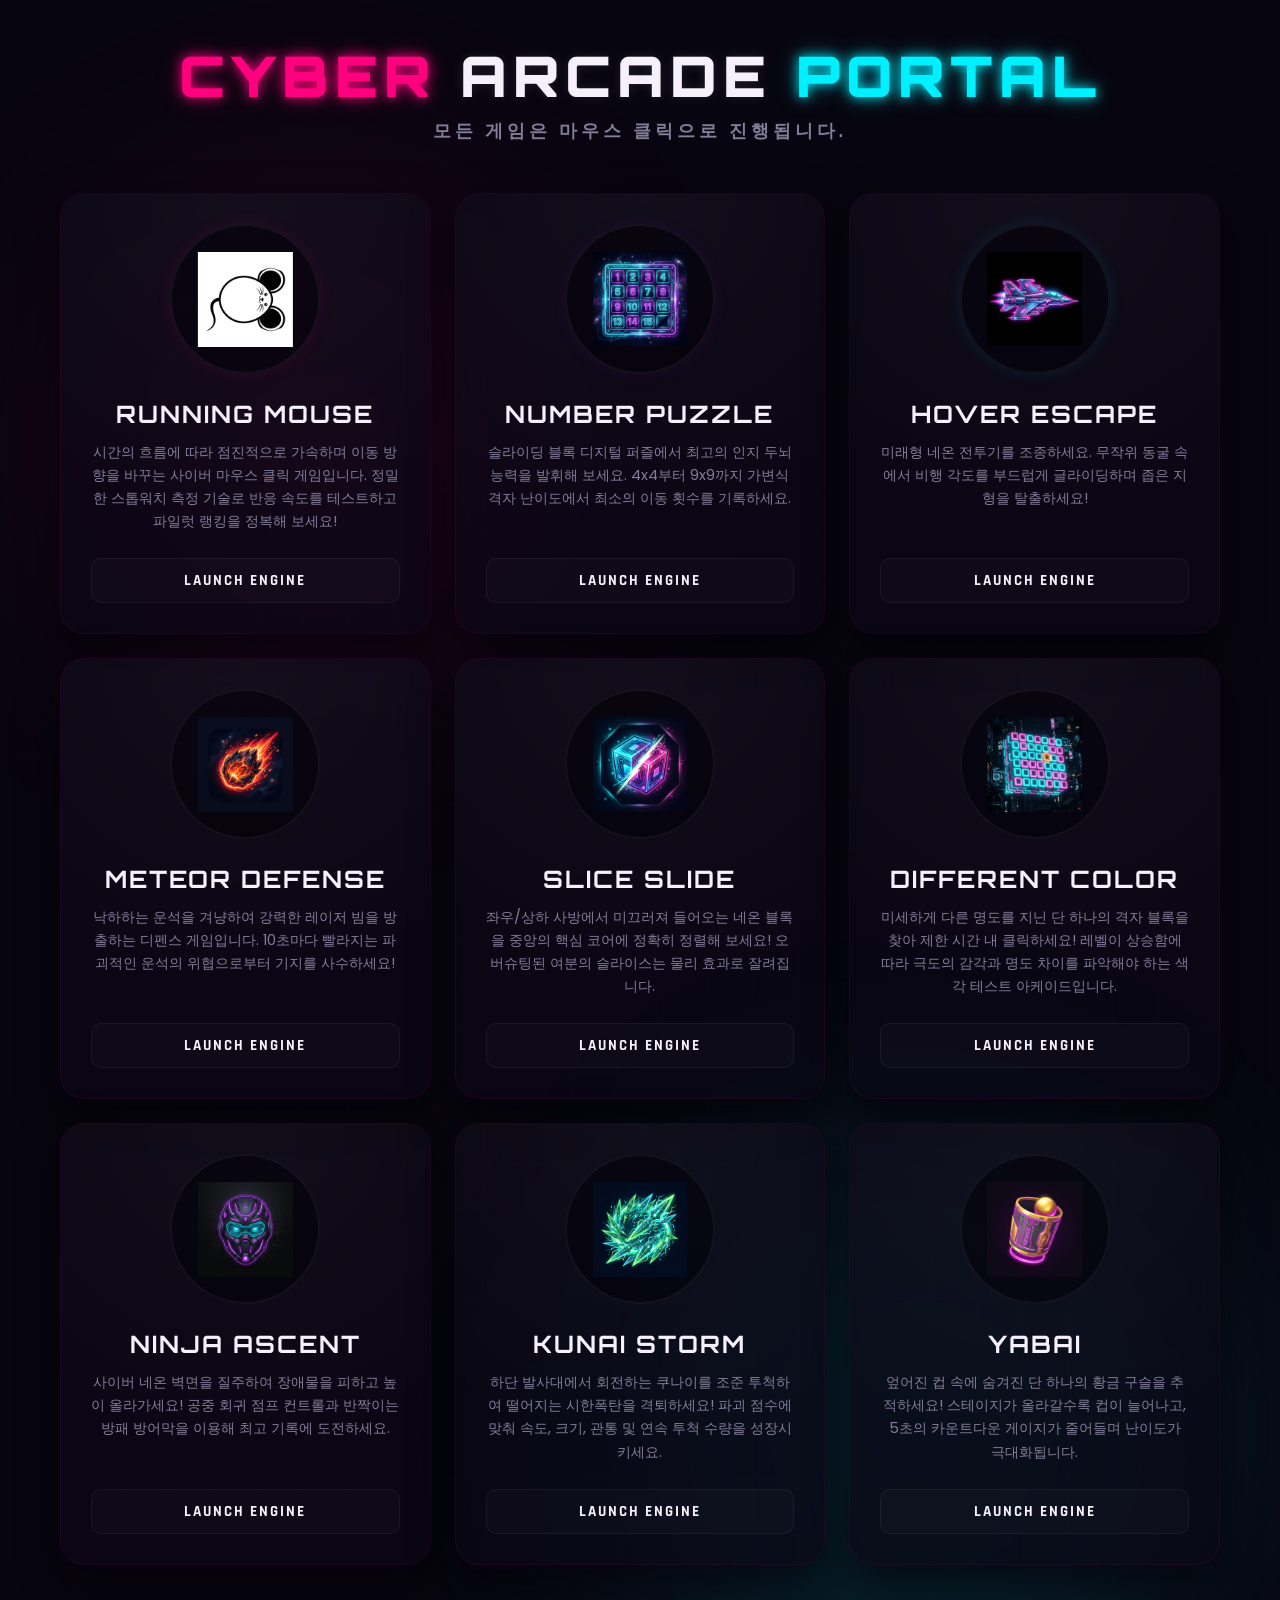
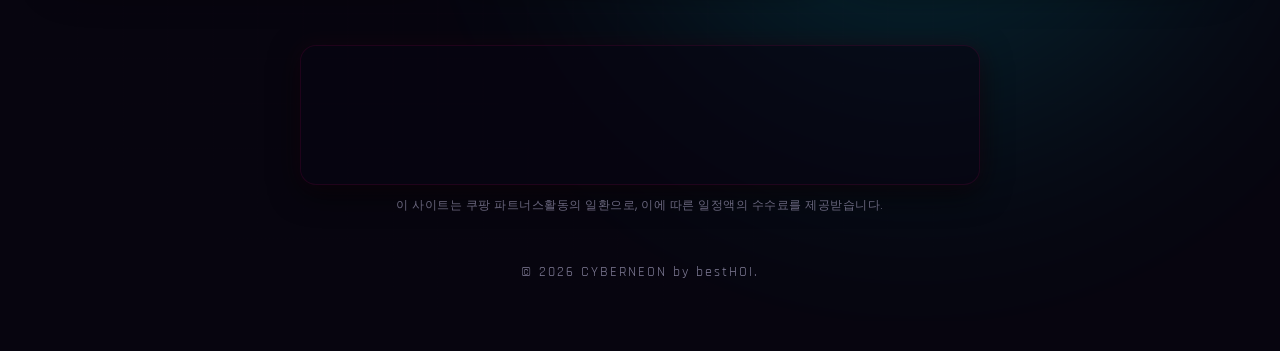
<file: index.html>
<!DOCTYPE html>
<html lang="ko">

<head>
  <meta charset="UTF-8">
  <meta name="viewport" content="width=device-width, initial-scale=1.0">
  <meta name="description"
    content="Cyber Neon Arcade Hub - Launch and pilot futuristic web mini-games! Play RunningMouse, NumberPuzzle, and HoverEscape.">
  <title>Cyber Neon Arcade Portal</title>

  <!-- Premium Google Fonts -->
  <link rel="preconnect" href="https://fonts.googleapis.com">
  <link rel="preconnect" href="https://fonts.gstatic.com" crossorigin>
  <link
    href="https://fonts.googleapis.com/css2?family=Orbitron:wght@400;700;900&family=Poppins:wght@300;400;600;800&family=Rajdhani:wght@500;700;900&display=swap"
    rel="stylesheet">

  <style>
    /* ==========================================================================
       Cyber Neon Arcade Portal - Stylesheet
       ========================================================================== */

    :root {
      --bg-dark: #07050f;
      --bg-darker: #030206;
      --neon-pink: #ff007f;
      --neon-cyan: #00f0ff;
      --neon-purple: #9400d3;
      --neon-yellow: #ffff00;

      --text-main: #f5f0fa;
      --text-muted: #827e99;

      --glass-bg: rgba(12, 8, 22, 0.7);
      --glass-border: rgba(255, 0, 127, 0.08);
      --glass-border-hover: rgba(0, 240, 255, 0.35);
    }

    /* Reset & Core Body */
    * {
      margin: 0;
      padding: 0;
      box-sizing: border-box;
      user-select: none;
    }

    body {
      background-color: var(--bg-dark);
      color: var(--text-main);
      font-family: 'Poppins', -apple-system, BlinkMacSystemFont, sans-serif;
      min-height: 100vh;
      overflow-x: hidden;
      display: flex;
      flex-direction: column;
      align-items: center;
      justify-content: center;
      position: relative;
    }

    /* Tech Matrix Grid Background */
    .grid-background {
      position: absolute;
      top: 0;
      left: 0;
      width: 100%;
      height: 100%;
      background-image:
        linear-gradient(rgba(255, 0, 127, 0.02) 1px, transparent 1px),
        linear-gradient(90deg, rgba(255, 0, 127, 0.02) 1px, transparent 1px);
      background-size: 45px 45px;
      background-position: center center;
      z-index: 1;
      pointer-events: none;
    }

    .grid-background::after {
      content: '';
      position: absolute;
      top: 0;
      left: 0;
      width: 100%;
      height: 100%;
      background: radial-gradient(circle, transparent 20%, var(--bg-dark) 85%);
      pointer-events: none;
    }

    /* Neon Glow Orbs */
    .glow-orb {
      position: absolute;
      border-radius: 50%;
      filter: blur(120px);
      opacity: 0.12;
      z-index: 1;
      pointer-events: none;
      animation: float-orbs 25s infinite alternate ease-in-out;
    }

    .orb-pink {
      width: 500px;
      height: 500px;
      background-color: var(--neon-pink);
      top: 10%;
      left: 5%;
    }

    .orb-cyan {
      width: 600px;
      height: 600px;
      background-color: var(--neon-cyan);
      bottom: 10%;
      right: 5%;
      animation-delay: -6s;
    }

    @keyframes float-orbs {
      0% {
        transform: translate(0, 0) scale(1);
      }

      100% {
        transform: translate(60px, -30px) scale(1.1);
      }
    }

    /* Outer Container */
    .portal-container {
      position: relative;
      z-index: 10;
      display: flex;
      flex-direction: column;
      align-items: center;
      width: 100%;
      max-width: 1200px;
      padding: 40px 20px;
      animation: fadeIn 0.8s cubic-bezier(0.16, 1, 0.3, 1) forwards;
    }

    @keyframes fadeIn {
      from {
        opacity: 0;
        transform: translateY(30px);
      }

      to {
        opacity: 1;
        transform: translateY(0);
      }
    }

    /* Header Area */
    .portal-header {
      text-align: center;
      margin-bottom: 50px;
    }

    .logo-glow {
      font-family: 'Orbitron', sans-serif;
      font-weight: 900;
      font-size: 3.5rem;
      letter-spacing: 6px;
      color: var(--text-main);
      text-shadow: 0 0 12px rgba(255, 255, 255, 0.1);
      margin-bottom: 8px;
    }

    .logo-glow span.neon-pink {
      color: var(--neon-pink);
      text-shadow: 0 0 12px var(--neon-pink), 0 0 24px rgba(255, 0, 127, 0.4);
    }

    .logo-glow span.neon-cyan {
      color: var(--neon-cyan);
      text-shadow: 0 0 12px var(--neon-cyan), 0 0 24px rgba(0, 240, 255, 0.4);
    }

    .tagline {
      font-family: 'Rajdhani', sans-serif;
      font-size: 1.1rem;
      font-weight: 700;
      letter-spacing: 4px;
      color: var(--text-muted);
    }

    /* Grid Card Layout */
    .arcade-grid {
      display: grid;
      grid-template-columns: repeat(3, 1fr);
      gap: 24px;
      width: 100%;
      max-width: 1200px;
      margin-bottom: 40px;
    }

    /* Glassmorphism Cards */
    .game-card {
      background: var(--glass-bg);
      backdrop-filter: blur(14px) saturate(160%);
      -webkit-backdrop-filter: blur(14px) saturate(160%);
      border: 1px solid var(--glass-border);
      border-radius: 24px;
      padding: 30px;
      display: flex;
      flex-direction: column;
      align-items: center;
      text-align: center;
      box-shadow: 0 15px 40px rgba(4, 2, 8, 0.7);
      text-decoration: none;
      color: var(--text-main);
      position: relative;
      overflow: hidden;
      transition: all 0.4s cubic-bezier(0.25, 0.8, 0.25, 1);
    }

    /* Inner Card Accents */
    .game-card::before {
      content: '';
      position: absolute;
      top: 0;
      left: 0;
      width: 100%;
      height: 100%;
      background: radial-gradient(circle at top, rgba(255, 255, 255, 0.03), transparent 70%);
      pointer-events: none;
    }

    /* Hover Effects */
    .game-card:hover {
      transform: translateY(-10px);
      box-shadow: 0 20px 45px rgba(0, 0, 0, 0.8);
    }

    /* Unique hover states for cards */
    .card-mouse:hover {
      border-color: var(--neon-pink);
      box-shadow: 0 0 25px rgba(255, 0, 127, 0.25), 0 20px 45px rgba(0, 0, 0, 0.8);
    }

    .card-puzzle:hover {
      border-color: #9400d3;
      box-shadow: 0 0 25px rgba(148, 0, 211, 0.25), 0 20px 45px rgba(0, 0, 0, 0.8);
    }

    .card-escape:hover {
      border-color: var(--neon-cyan);
      box-shadow: 0 0 25px rgba(0, 240, 255, 0.25), 0 20px 45px rgba(0, 0, 0, 0.8);
    }

    .card-meteor:hover {
      border-color: var(--neon-yellow);
      box-shadow: 0 0 25px rgba(255, 234, 0, 0.25), 0 20px 45px rgba(0, 0, 0, 0.8);
    }

    .card-slide:hover {
      border-color: var(--neon-pink);
      box-shadow: 0 0 25px rgba(255, 0, 127, 0.25), 0 20px 45px rgba(0, 0, 0, 0.8);
    }

    .card-color:hover {
      border-color: var(--neon-cyan);
      box-shadow: 0 0 25px rgba(0, 240, 255, 0.25), 0 20px 45px rgba(0, 0, 0, 0.8);
    }

    .card-ninja:hover {
      border-color: var(--neon-purple);
      box-shadow: 0 0 25px rgba(157, 0, 255, 0.25), 0 20px 45px rgba(0, 0, 0, 0.8);
    }

    .card-kunai:hover {
      border-color: var(--neon-green);
      box-shadow: 0 0 25px rgba(57, 255, 20, 0.25), 0 20px 45px rgba(0, 0, 0, 0.8);
    }

    .card-shell:hover {
      border-color: var(--neon-gold);
      box-shadow: 0 0 25px rgba(255, 184, 0, 0.25), 0 20px 45px rgba(0, 0, 0, 0.8);
    }

    /* Game Icon Thumbnail */
    .thumbnail-container {
      width: 150px;
      height: 150px;
      border-radius: 50%;
      display: flex;
      align-items: center;
      justify-content: center;
      margin-bottom: 25px;
      position: relative;
      background: rgba(4, 2, 10, 0.6);
      border: 2px solid rgba(255, 255, 255, 0.05);
      transition: all 0.4s ease;
      overflow: hidden;
    }

    .card-mouse .thumbnail-container {
      box-shadow: 0 0 15px rgba(255, 0, 127, 0.1);
    }

    .card-puzzle .thumbnail-container {
      box-shadow: 0 0 15px rgba(148, 0, 211, 0.1);
    }

    .card-escape .thumbnail-container {
      box-shadow: 0 0 15px rgba(0, 240, 255, 0.1);
    }

    /* Thumbnail Hover States */
    .game-card:hover .thumbnail-container {
      transform: scale(1.1);
    }

    .card-mouse:hover .thumbnail-container {
      border-color: var(--neon-pink);
      box-shadow: 0 0 20px rgba(255, 0, 127, 0.4);
    }

    .card-puzzle:hover .thumbnail-container {
      border-color: #9400d3;
      box-shadow: 0 0 20px rgba(148, 0, 211, 0.4);
    }

    .card-escape:hover .thumbnail-container {
      border-color: var(--neon-cyan);
      box-shadow: 0 0 20px rgba(0, 240, 255, 0.4);
    }

    .card-meteor:hover .thumbnail-container {
      border-color: var(--neon-yellow);
      box-shadow: 0 0 20px rgba(255, 234, 0, 0.4);
    }

    .card-slide:hover .thumbnail-container {
      border-color: var(--neon-pink);
      box-shadow: 0 0 20px rgba(255, 0, 127, 0.4);
    }

    .card-color:hover .thumbnail-container {
      border-color: var(--neon-cyan);
      box-shadow: 0 0 20px rgba(0, 240, 255, 0.4);
    }

    .card-ninja:hover .thumbnail-container {
      border-color: var(--neon-purple);
      box-shadow: 0 0 20px rgba(157, 0, 255, 0.4);
    }

    .card-kunai:hover .thumbnail-container {
      border-color: var(--neon-green);
      box-shadow: 0 0 20px rgba(57, 255, 20, 0.4);
    }

    .card-shell:hover .thumbnail-container {
      border-color: var(--neon-gold);
      box-shadow: 0 0 20px rgba(255, 184, 0, 0.4);
    }

    /* Thumbnail Images */
    .game-img {
      width: 65%;
      height: 65%;
      object-fit: contain;
      pointer-events: none;
      transition: transform 0.4s ease;
    }

    .card-mouse .game-img {
      transform: rotate(90deg);
      /* Align mouse upwards */
    }

    .game-card:hover .game-img {
      transform: scale(1.05);
    }

    .card-mouse:hover .game-img {
      transform: rotate(90deg) scale(1.1);
    }

    /* Game Info text */
    .game-title {
      font-family: 'Orbitron', sans-serif;
      font-weight: 700;
      font-size: 1.5rem;
      letter-spacing: 2px;
      margin-bottom: 12px;
      transition: color 0.3s ease;
    }

    .card-mouse .game-title {
      color: var(--text-main);
    }

    .card-mouse:hover .game-title {
      color: var(--neon-pink);
      text-shadow: 0 0 8px rgba(255, 0, 127, 0.3);
    }

    .card-puzzle .game-title {
      color: var(--text-main);
    }

    .card-puzzle:hover .game-title {
      color: #bf55ec;
      text-shadow: 0 0 8px rgba(148, 0, 211, 0.3);
    }

    .card-escape .game-title {
      color: var(--text-main);
    }

    .card-escape:hover .game-title {
      color: var(--neon-cyan);
      text-shadow: 0 0 8px rgba(0, 240, 255, 0.3);
    }

    .card-meteor .game-title {
      color: var(--text-main);
    }

    .card-meteor:hover .game-title {
      color: #ffcc00;
      text-shadow: 0 0 8px rgba(255, 240, 0, 0.3);
    }

    .card-slide .game-title {
      color: var(--text-main);
    }

    .card-slide:hover .game-title {
      color: var(--neon-pink);
      text-shadow: 0 0 8px rgba(255, 0, 127, 0.3);
    }

    .card-color:hover .game-title {
      color: var(--neon-cyan);
      text-shadow: 0 0 8px rgba(0, 240, 255, 0.3);
    }

    .card-ninja:hover .game-title {
      color: #bf55ec;
      text-shadow: 0 0 8px rgba(157, 0, 255, 0.3);
    }

    .card-kunai:hover .game-title {
      color: #39ff14;
      text-shadow: 0 0 8px rgba(57, 255, 20, 0.3);
    }

    .card-shell:hover .game-title {
      color: var(--neon-gold);
      text-shadow: 0 0 8px rgba(255, 184, 0, 0.3);
    }

    .game-desc {
      font-size: 0.9rem;
      line-height: 1.6;
      color: var(--text-muted);
      margin-bottom: 25px;
      flex-grow: 1;
    }

    /* Launch Button style */
    .launch-btn {
      font-family: 'Rajdhani', sans-serif;
      font-weight: 700;
      font-size: 0.95rem;
      letter-spacing: 2px;
      padding: 12px 28px;
      border-radius: 10px;
      border: 1px solid rgba(255, 255, 255, 0.05);
      background: rgba(255, 255, 255, 0.02);
      color: var(--text-main);
      width: 100%;
      text-align: center;
      transition: all 0.3s cubic-bezier(0.25, 0.8, 0.25, 1);
    }

    .card-mouse:hover .launch-btn {
      background: linear-gradient(135deg, var(--neon-pink), var(--neon-purple));
      border-color: var(--neon-pink);
      box-shadow: 0 0 15px rgba(255, 0, 127, 0.4);
      transform: scale(1.03);
    }

    .card-puzzle:hover .launch-btn {
      background: linear-gradient(135deg, #9400d3, #4b0082);
      border-color: #9400d3;
      box-shadow: 0 0 15px rgba(148, 0, 211, 0.4);
      transform: scale(1.03);
    }

    .card-escape:hover .launch-btn {
      background: linear-gradient(135deg, var(--neon-cyan), #004b66);
      border-color: var(--neon-cyan);
      box-shadow: 0 0 15px rgba(0, 240, 255, 0.4);
      transform: scale(1.03);
    }

    .card-meteor:hover .launch-btn {
      background: linear-gradient(135deg, var(--neon-yellow), #ff9000);
      border-color: var(--neon-yellow);
      box-shadow: 0 0 15px rgba(255, 240, 0, 0.4);
      transform: scale(1.03);
    }

    .card-slide:hover .launch-btn {
      background: linear-gradient(135deg, var(--neon-pink), var(--neon-purple));
      border-color: var(--neon-pink);
      box-shadow: 0 0 15px rgba(255, 0, 127, 0.4);
      transform: scale(1.03);
    }

    .card-color:hover .launch-btn {
      background: linear-gradient(135deg, var(--neon-cyan), #004b66);
      border-color: var(--neon-cyan);
      box-shadow: 0 0 15px rgba(0, 240, 255, 0.4);
      transform: scale(1.03);
    }

    .card-ninja:hover .launch-btn {
      background: linear-gradient(135deg, var(--neon-purple), var(--neon-pink));
      border-color: var(--neon-purple);
      box-shadow: 0 0 15px rgba(157, 0, 255, 0.4);
      transform: scale(1.03);
    }

    .card-kunai:hover .launch-btn {
      background: linear-gradient(135deg, var(--neon-green), var(--neon-cyan));
      border-color: var(--neon-green);
      box-shadow: 0 0 15px rgba(57, 255, 20, 0.4);
      transform: scale(1.03);
    }

    .card-shell:hover .launch-btn {
      background: linear-gradient(135deg, var(--neon-gold), var(--neon-magenta));
      border-color: var(--neon-gold);
      box-shadow: 0 0 15px rgba(255, 184, 0, 0.4);
      transform: scale(1.03);
    }

    /* Responsive Adaptations */
    @media (max-width: 1100px) {
      .arcade-grid {
        grid-template-columns: repeat(2, 1fr);
        max-width: 700px;
        gap: 25px;
      }
    }

    @media (max-width: 700px) {
      .arcade-grid {
        grid-template-columns: 1fr;
        gap: 30px;
        max-width: 450px;
      }

      .logo-glow {
        font-size: 2.8rem;
      }
    }

    /* Footer Credit */
    .portal-footer {
      text-align: center;
      margin-top: 30px;
      font-family: 'Rajdhani', sans-serif;
      font-size: 0.85rem;
      letter-spacing: 2px;
      color: var(--text-muted);
    }

    /* Bottom Horizontal Ad Banner Layout */
    .bottom-ad-section {
      width: 100%;
      max-width: 680px;
      margin: 40px auto 20px auto;
      display: flex;
      flex-direction: column;
      align-items: center;
      gap: 12px;
      z-index: 10;
    }

    .ad-banner-horizontal {
      width: 680px;
      height: 140px;
      border-radius: 16px;
      overflow: hidden;
      display: flex;
      justify-content: center;
      align-items: center;
      border: 1px solid rgba(255, 0, 127, 0.1);
      box-shadow: 0 0 20px rgba(255, 0, 127, 0.05), 0 8px 30px rgba(0, 0, 0, 0.7);
      background: rgba(8, 4, 18, 0.6);
      position: relative;
      transition: border-color 0.3s ease, box-shadow 0.3s ease;
    }

    .ad-banner-horizontal:hover {
      border-color: var(--neon-cyan);
      box-shadow: 0 0 25px rgba(0, 240, 255, 0.15), 0 8px 30px rgba(0, 0, 0, 0.8);
    }

    .ad-banner-horizontal iframe {
      display: block;
      border: none !important;
      border-radius: 12px;
      max-width: 100%;
      max-height: 100%;
    }

    .partners-disclosure {
      font-size: 0.75rem;
      color: var(--text-muted);
      text-align: center;
      letter-spacing: 0.5px;
      opacity: 0.8;
      max-width: 600px;
      line-height: 1.4;
    }

    /* ==========================================================================
       PC optimized warning modal
       ========================================================================== */
    .pc-warning-modal {
      position: fixed;
      top: 0;
      left: 0;
      width: 100vw;
      height: 100vh;
      background: rgba(3, 2, 6, 0.85);
      backdrop-filter: blur(12px) saturate(180%);
      -webkit-backdrop-filter: blur(12px) saturate(180%);
      display: flex;
      justify-content: center;
      align-items: center;
      z-index: 99999;
      opacity: 0;
      pointer-events: none;
      transition: opacity 0.4s cubic-bezier(0.16, 1, 0.3, 1);
    }

    .pc-warning-modal.active {
      opacity: 1;
      pointer-events: auto;
    }

    .pc-warning-card {
      background: var(--glass-bg);
      backdrop-filter: blur(25px) saturate(180%);
      -webkit-backdrop-filter: blur(25px) saturate(180%);
      border: 2px solid var(--neon-pink);
      border-radius: 28px;
      padding: 45px 35px;
      width: 90%;
      max-width: 460px;
      text-align: center;
      box-shadow: 0 0 35px rgba(255, 0, 127, 0.25), inset 0 0 20px rgba(255, 0, 127, 0.1);
      transform: translateY(30px) scale(0.9);
      transition: transform 0.4s cubic-bezier(0.175, 0.885, 0.32, 1.15);
      position: relative;
    }

    .pc-warning-modal.active .pc-warning-card {
      transform: translateY(0) scale(1);
    }

    .modal-icon-container {
      width: 76px;
      height: 76px;
      margin: 0 auto 25px auto;
      border-radius: 50%;
      display: flex;
      align-items: center;
      justify-content: center;
      border: 2px solid var(--neon-cyan);
      box-shadow: 0 0 20px rgba(0, 240, 255, 0.3), inset 0 0 10px rgba(0, 240, 255, 0.1);
      color: var(--neon-cyan);
      background: rgba(0, 240, 255, 0.03);
      animation: pulse-glow 2s infinite ease-in-out;
    }

    @keyframes pulse-glow {

      0%,
      100% {
        box-shadow: 0 0 15px rgba(0, 240, 255, 0.2), inset 0 0 5px rgba(0, 240, 255, 0.05);
        transform: scale(1);
      }

      50% {
        box-shadow: 0 0 25px rgba(0, 240, 255, 0.5), inset 0 0 15px rgba(0, 240, 255, 0.2);
        transform: scale(1.05);
      }
    }

    .modal-title {
      font-family: 'Orbitron', sans-serif;
      font-weight: 900;
      font-size: 1.6rem;
      letter-spacing: 3px;
      color: var(--text-main);
      margin-bottom: 15px;
      text-shadow: 0 0 10px rgba(255, 255, 255, 0.15);
    }

    .modal-title span.cyan {
      color: var(--neon-cyan);
      text-shadow: 0 0 12px var(--neon-cyan), 0 0 24px rgba(0, 240, 255, 0.3);
    }

    .modal-message {
      font-size: 1rem;
      line-height: 1.6;
      color: var(--text-muted);
      margin-bottom: 30px;
      word-break: keep-all;
    }

    .modal-message strong {
      color: var(--text-main);
      font-weight: 600;
    }

    .modal-btn {
      font-family: 'Rajdhani', sans-serif;
      font-weight: 700;
      font-size: 1rem;
      letter-spacing: 2px;
      padding: 13px 35px;
      border-radius: 12px;
      border: 1px solid var(--neon-pink);
      background: linear-gradient(135deg, var(--neon-pink), var(--neon-purple));
      color: var(--text-main);
      cursor: pointer;
      width: 100%;
      transition: all 0.3s cubic-bezier(0.25, 0.8, 0.25, 1);
      box-shadow: 0 0 15px rgba(255, 0, 127, 0.3);
      outline: none;
    }

    .modal-btn:hover {
      box-shadow: 0 0 25px rgba(255, 0, 127, 0.6);
      transform: scale(1.02);
      border-color: #ff3399;
    }

    .modal-btn:active {
      transform: scale(0.98);
    }
  </style>
</head>

<body>

  <!-- Tech Matrix Grid Background -->
  <div class="grid-background"></div>
  <div class="glow-orb orb-pink"></div>
  <div class="glow-orb orb-cyan"></div>

  <div class="portal-container">
    <!-- Header Logo & Tagline -->
    <header class="portal-header">
      <h1 class="logo-glow"><span class="neon-pink">CYBER</span> ARCADE <span class="neon-cyan">PORTAL</span></h1>
      <p class="tagline">모든 게임은 마우스 클릭으로 진행됩니다.</p>
    </header>

    <!-- Grid Card Links -->
    <main class="arcade-grid">

      <!-- Card 1: RunningMouse -->
      <a href="RunningMouse/RunningMouse.html" class="game-card card-mouse" id="btn-running-mouse">
        <div class="thumbnail-container">
          <img src="RunningMouse/mouse.png" alt="Running Mouse Icon" class="game-img">
        </div>
        <h2 class="game-title">RUNNING MOUSE</h2>
        <p class="game-desc">시간의 흐름에 따라 점진적으로 가속하며 이동 방향을 바꾸는 사이버 마우스 클릭 게임입니다. 정밀한 스톱워치 측정 기술로 반응 속도를 테스트하고 파일럿 랭킹을 정복해
          보세요!</p>
        <div class="launch-btn">LAUNCH ENGINE</div>
      </a>

      <!-- Card 2: NumberPuzzle -->
      <a href="NumberPuzzle/NumberPuzzle.html" class="game-card card-puzzle" id="btn-number-puzzle">
        <div class="thumbnail-container">
          <img src="NumberPuzzle/puzzle.png" alt="Number Puzzle Icon" class="game-img">
        </div>
        <h2 class="game-title">NUMBER PUZZLE</h2>
        <p class="game-desc">슬라이딩 블록 디지털 퍼즐에서 최고의 인지 두뇌 능력을 발휘해 보세요. 4x4부터 9x9까지 가변식 격자 난이도에서 최소의 이동 횟수를 기록하세요.</p>
        <div class="launch-btn">LAUNCH ENGINE</div>
      </a>

      <!-- Card 3: HoverEscape -->
      <a href="HoverEscape/HoverEscape.html" class="game-card card-escape" id="btn-hover-escape">
        <div class="thumbnail-container">
          <img src="HoverEscape/airplane.png" alt="Hover Escape Icon" class="game-img">
        </div>
        <h2 class="game-title">HOVER ESCAPE</h2>
        <p class="game-desc">미래형 네온 전투기를 조종하세요. 무작위 동굴 속에서 비행 각도를 부드럽게 글라이딩하며 좁은 지형을 탈출하세요!</p>
        <div class="launch-btn">LAUNCH ENGINE</div>
      </a>

      <!-- Card 4: MeteorDefense -->
      <a href="MeteorDefense/index.html" class="game-card card-meteor" id="btn-meteor-defense">
        <div class="thumbnail-container">
          <img src="MeteorDefense/meteor.png" alt="Meteor Defense Icon" class="game-img">
        </div>
        <h2 class="game-title">METEOR DEFENSE</h2>
        <p class="game-desc">낙하하는 운석을 겨냥하여 강력한 레이저 빔을 방출하는 디펜스 게임입니다. 10초마다 빨라지는 파괴적인 운석의 위협으로부터 기지를 사수하세요!</p>
        <div class="launch-btn">LAUNCH ENGINE</div>
      </a>

      <!-- Card 5: SliceSlide -->
      <a href="SliceSlide/index.html" class="game-card card-slide" id="btn-slice-slide">
        <div class="thumbnail-container">
          <img src="SliceSlide/slide.png" alt="Slice Slide Icon" class="game-img">
        </div>
        <h2 class="game-title">SLICE SLIDE</h2>
        <p class="game-desc">좌우/상하 사방에서 미끄러져 들어오는 네온 블록을 중앙의 핵심 코어에 정확히 정렬해 보세요! 오버슈팅된 여분의 슬라이스는 물리 효과로 잘려집니다.</p>
        <div class="launch-btn">LAUNCH ENGINE</div>
      </a>

      <!-- Card 6: DifferentColor -->
      <a href="DifferentColor/index.html" class="game-card card-color" id="btn-different-color">
        <div class="thumbnail-container">
          <img src="DifferentColor/color.png" alt="Different Color Icon" class="game-img">
        </div>
        <h2 class="game-title">DIFFERENT COLOR</h2>
        <p class="game-desc">미세하게 다른 명도를 지닌 단 하나의 격자 블록을 찾아 제한 시간 내 클릭하세요! 레벨이 상승함에 따라 극도의 감각과 명도 차이를 파악해야 하는 색각 테스트
          아케이드입니다.</p>
        <div class="launch-btn">LAUNCH ENGINE</div>
      </a>

      <!-- Card 7: NinjaAscent -->
      <a href="NinjaAscent/index.html" class="game-card card-ninja" id="btn-ninja-ascent">
        <div class="thumbnail-container">
          <img src="NinjaAscent/ninja.png" alt="Ninja Ascent Icon" class="game-img">
        </div>
        <h2 class="game-title">NINJA ASCENT</h2>
        <p class="game-desc">사이버 네온 벽면을 질주하여 장애물을 피하고 높이 올라가세요! 공중 회귀 점프 컨트롤과 반짝이는 방패 방어막을 이용해 최고 기록에 도전하세요.</p>
        <div class="launch-btn">LAUNCH ENGINE</div>
      </a>

      <!-- Card 8: KunaiStorm -->
      <a href="Kunai/index.html" class="game-card card-kunai" id="btn-kunai-storm">
        <div class="thumbnail-container">
          <img src="Kunai/kunai.png" alt="Kunai Storm Icon" class="game-img">
        </div>
        <h2 class="game-title">KUNAI STORM</h2>
        <p class="game-desc">하단 발사대에서 회전하는 쿠나이를 조준 투척하여 떨어지는 시한폭탄을 격퇴하세요! 파괴 점수에 맞춰 속도, 크기, 관통 및 연속 투척 수량을 성장시키세요.</p>
        <div class="launch-btn">LAUNCH ENGINE</div>
      </a>

      <!-- Card 9: YABAI -->
      <a href="NeonShell/index.html" class="game-card card-shell" id="btn-neon-shell">
        <div class="thumbnail-container">
          <img src="NeonShell/shell.png" alt="YABAI Icon" class="game-img">
        </div>
        <h2 class="game-title">YABAI</h2>
        <p class="game-desc">엎어진 컵 속에 숨겨진 단 하나의 황금 구슬을 추적하세요! 스테이지가 올라갈수록 컵이 늘어나고, 5초의 카운트다운 게이지가 줄어들며 난이도가 극대화됩니다.</p>
        <div class="launch-btn">LAUNCH ENGINE</div>
      </a>

    </main>

    <!-- Bottom Horizontal Ad Banner -->
    <section class="bottom-ad-section">
      <div class="ad-banner-horizontal glassmorphism" aria-label="Sponsored Carousel Advertisement">
        <script src="https://ads-partners.coupang.com/g.js"></script>
        <script>
          new PartnersCoupang.G({ "id": 992770, "template": "carousel", "trackingCode": "AF6385769", "width": "680", "height": "140", "tsource": "" });
        </script>
      </div>
      <p class="partners-disclosure">
        이 사이트는 쿠팡 파트너스활동의 일환으로, 이에 따른 일정액의 수수료를 제공받습니다.
      </p>
    </section>

    <!-- Footer Copyright -->
    <footer class="portal-footer">
      <p>&copy; 2026 CYBERNEON by bestHOI.</p>
    </footer>
  </div>

  <!-- PC Warning Modal -->
  <div class="pc-warning-modal" id="pc-warning-modal">
    <div class="pc-warning-card">
      <div class="modal-icon-container">
        <svg width="34" height="34" viewBox="0 0 24 24" fill="none" stroke="currentColor" stroke-width="2"
          stroke-linecap="round" stroke-linejoin="round">
          <rect x="2" y="3" width="20" height="14" rx="2" ry="2"></rect>
          <line x1="8" y1="21" x2="16" y2="21"></line>
          <line x1="12" y1="17" x2="12" y2="21"></line>
          <line x1="12" y1="7" x2="12" y2="10"></line>
          <line x1="12" y1="13" x2="12.01" y2="13"></line>
        </svg>
      </div>
      <h2 class="modal-title">SYSTEM <span class="cyan">NOTICE</span></h2>
      <p class="modal-message">이 페이지는 <strong>PC 브라우저 환경</strong>에 최적화 되어 있습니다.</p>
      <button class="modal-btn" id="close-modal-btn">SYSTEM CONFIRM</button>
    </div>
  </div>



  <script>
    document.addEventListener('DOMContentLoaded', () => {
      // Check if browser is NOT PC
      const userAgent = navigator.userAgent || navigator.vendor || window.opera;
      const isMobile = /android|avantgo|blackberry|iemobile|ipad|iphone|ipod|j2me|midp|mmp|mobile|o2|opera mini|palm|plucker|pocket|psp|smartphone|symbian|treo|up\.browser|up\.link|vodafone|wap|windows ce|xda|xiino/i.test(userAgent) ||
        (/Macintosh/i.test(userAgent) && navigator.maxTouchPoints > 1) || // iPad Pro, etc.
        (window.innerWidth <= 1024 && ('ontouchstart' in window || navigator.maxTouchPoints > 0));

      if (isMobile) {
        const modal = document.getElementById('pc-warning-modal');
        const closeBtn = document.getElementById('close-modal-btn');

        // Show modal with a short delay for smooth entrance animation
        setTimeout(() => {
          modal.classList.add('active');
        }, 500);

        closeBtn.addEventListener('click', () => {
          modal.classList.remove('active');
        });
      }
    });
  </script>

</body>

</html>
</file>
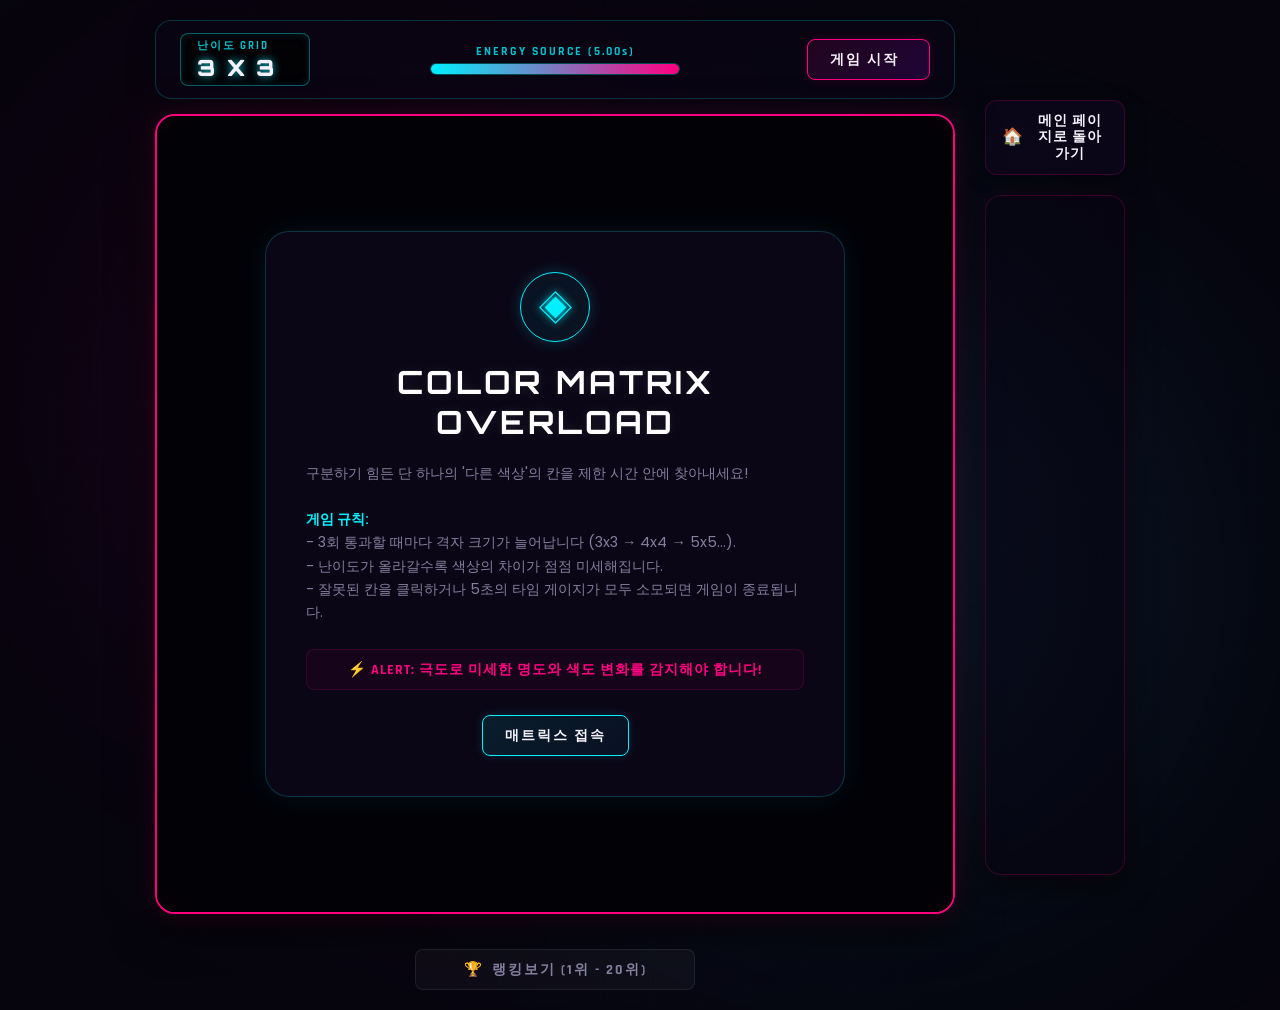
<file: DifferentColor/index.html>
<!DOCTYPE html>
<html lang="ko">

<head>
  <meta charset="UTF-8">
  <meta name="viewport" content="width=device-width, initial-scale=1.0">
  <meta name="description"
    content="DifferentColor - Find the odd colored tile! High-fidelity color distinction matrix game. Challenge your cognitive perception limits.">
  <title>Different Color Finder // Cyber Neon Arcade</title>

  <!-- Premium Google Fonts -->
  <link rel="preconnect" href="https://fonts.googleapis.com">
  <link rel="preconnect" href="https://fonts.gstatic.com" crossorigin>
  <link
    href="https://fonts.googleapis.com/css2?family=Orbitron:wght@400;700;900&family=Poppins:wght@300;400;600;700&family=Rajdhani:wght@500;700;900&display=swap"
    rel="stylesheet">

  <link rel="stylesheet" href="style.css">
</head>

<body>

  <!-- Tech Matrix Grid Background -->
  <div class="space-background"></div>
  <div class="grid-overlay"></div>
  <div class="ambient-glow pink"></div>
  <div class="ambient-glow cyan"></div>

  <!-- Main Horizontal Layout Wrapper -->
  <div class="main-layout-wrapper">

    <!-- Arcade Main Deck Container -->
    <div class="arcade-deck">

      <!-- Top HUD & Command Bar -->
      <header class="hud-header">
        <div class="hud-left">
          <div class="led-score-panel">
            <span class="label">난이도 GRID</span>
            <span class="value" id="grid-size-val">3 X 3</span>
          </div>
        </div>

        <div class="hud-center">
          <div class="gauge-label-container">
            <span class="gauge-label">ENERGY SOURCE (5.00s)</span>
          </div>
          <div class="time-gauge-track">
            <div id="time-gauge-bar" class="time-gauge-fill"></div>
          </div>
        </div>

        <div class="hud-right">
          <button id="btn-start" class="btn btn-neon-pink">
            <span class="btn-text">게임 시작</span>
            <span class="btn-glow"></span>
          </button>
        </div>
      </header>

      <!-- Main Game Viewport (Exactly 800x800px) -->
      <main class="game-viewport">

        <!-- Interactive Game Color Grid -->
        <div id="grid-container" class="grid-container">
          <!-- Dynamically populated borderless grid tiles in app.js -->
        </div>

        <!-- UI OVERLAY: Start Screen -->
        <div id="overlay-start" class="overlay glassmorphism active">
          <div class="overlay-content">
            <div class="warning-icon-wrapper">
              <span class="warning-icon">◈</span>
            </div>
            <h2 class="overlay-title">COLOR MATRIX OVERLOAD</h2>
            <p class="overlay-desc">
              구분하기 힘든 단 하나의 '다른 색상'의 칸을 제한 시간 안에 찾아내세요!
              <br><br>
              <span class="text-highlight">게임 규칙:</span>
              <br>
              - 3회 통과할 때마다 격자 크기가 늘어납니다 (3x3 → 4x4 → 5x5...).
              <br>
              - 난이도가 올라갈수록 색상의 차이가 점점 미세해집니다.
              <br>
              - 잘못된 칸을 클릭하거나 5초의 타임 게이지가 모두 소모되면 게임이 종료됩니다.
            </p>
            <div class="speed-warning">
              <span class="alert-pulse">⚡ ALERT:</span> 극도로 미세한 명도와 색도 변화를 감지해야 합니다!
            </div>
            <button id="btn-start-overlay" class="btn btn-neon-cyan">
              <span class="btn-text">매트릭스 접속</span>
            </button>
          </div>
        </div>

        <!-- UI OVERLAY: Game Over & Ranking Registry -->
        <div id="overlay-gameover" class="overlay glassmorphism">
          <div class="overlay-content">
            <div class="danger-header">
              <span class="skull-icon">🔒</span>
              <h2 class="overlay-title danger-text">SYSTEM TERMINATED</h2>
            </div>
            <p class="overlay-desc">
              색상 동조 오류 또는 타임오버로 동기화가 실패하였습니다.
            </p>

            <!-- Final Score Panel -->
            <div class="final-score-card">
              <span class="card-label">클리어 스테이지 (CLEARED STAGES)</span>
              <span class="card-val" id="final-score-val">0</span>
            </div>

            <!-- Name Entry Form -->
            <div class="record-submission">
              <label for="player-name" class="entry-label">기록 등록을 위한 플레이어명 입력</label>
              <div class="input-group">
                <input type="text" id="player-name" maxlength="12" placeholder="OPERATOR..." autocomplete="off">
                <button id="btn-submit-score" class="btn btn-neon-yellow">
                  <span class="btn-text">기록 등록</span>
                </button>
              </div>
              <p id="submission-error" class="error-msg"></p>
            </div>

            <!-- Local Leaderboard Segment (Top 20 Rankings) -->
            <div class="leaderboard-section">
              <h3 class="leaderboard-title">LEADERBOARD // TOP 20</h3>
              <div class="leaderboard-table-container">
                <table class="leaderboard-table">
                  <thead>
                    <tr>
                      <th>RANK</th>
                      <th>PLAYER</th>
                      <th>CLEARED</th>
                      <th>TIMESTAMP</th>
                    </tr>
                  </thead>
                  <tbody id="leaderboard-body">
                    <!-- Generated dynamically in app.js -->
                  </tbody>
                </table>
              </div>
            </div>

            <button id="btn-restart" class="btn btn-neon-pink" style="margin-top: 15px;">
              <span class="btn-text">매트릭스 재접속</span>
            </button>
          </div>
        </div>

      </main>

      <!-- Bottom Controls & Ad Desk -->
      <footer class="hud-footer">
        <div class="footer-left" style="width: 100%; display: flex; justify-content: center;">
          <button id="btn-view-ranking" class="btn btn-glass" style="width: 280px;">
            <span class="icon">🏆</span>
            <span class="btn-text">랭킹보기 (1위 - 20위)</span>
          </button>
        </div>
      </footer>

    </div>

    <!-- Right Aside Ad Panel -->
    <aside class="ad-side-panel">
      <a href="../index.html" class="home-btn" aria-label="Go to Main Hub">
        <span class="home-icon">🏠</span> 메인 페이지로 돌아가기
      </a>
      <div class="ad-banner-container glassmorphism" aria-label="Sponsored Advertisement">
        <script src="https://ads-partners.coupang.com/g.js"></script>
        <script>
          new PartnersCoupang.G({ "id": 992758, "template": "carousel", "trackingCode": "AF6385769", "width": "140", "height": "680", "tsource": "" });
        </script>
      </div>
    </aside>

  </div>

  <!-- LEADERBOARD DEDICATED MODAL (Accessible via bottom button) -->
  <div id="modal-ranking" class="modal-overlay glassmorphism">
    <div class="modal-card">
      <header class="modal-header">
        <h2 class="modal-title"><span class="gold-text">🏆</span> 명예의 전당</h2>
        <button id="btn-close-modal" class="btn-close">&times;</button>
      </header>
      <div class="modal-body">
        <div class="leaderboard-table-container modal-table">
          <table class="leaderboard-table">
            <thead>
              <tr>
                <th>RANK</th>
                <th>PLAYER</th>
                <th>CLEARED</th>
                <th>TIMESTAMP</th>
              </tr>
            </thead>
            <tbody id="modal-leaderboard-body">
              <!-- Generated dynamically in app.js -->
            </tbody>
          </table>
        </div>
      </div>
    </div>
  </div>

  <!-- Audio Warning Initializer Modal for browsers blocking Web Audio by default -->
  <div id="audio-warmup-toast" class="audio-toast hidden">
    <span>🔊 Synth Audio Ready</span>
  </div>

  <!-- Core Script -->
  <script src="app.js"></script>

  <!-- Fullscreen Warning Modal -->
  <div class="fullscreen-warning-modal" id="fullscreen-warning-modal">
    <div class="fullscreen-warning-card">
      <div class="modal-icon-container-yellow">
        <svg width="34" height="34" viewBox="0 0 24 24" fill="none" stroke="currentColor" stroke-width="2" stroke-linecap="round" stroke-linejoin="round">
          <path d="M8 3H5a2 2 0 0 0-2 2v3m18 0V5a2 2 0 0 0-2-2h-3m0 18h3a2 2 0 0 0 2-2v-3M3 16v3a2 2 0 0 0 2 2h3"></path>
        </svg>
      </div>
      <h2 class="modal-title-yellow">FULLSCREEN <span class="yellow">REQUIRED</span></h2>
      <p class="modal-message">전체화면으로 변경해 주세요.</p>
      <button class="modal-btn-yellow" id="close-fs-modal-btn">GO FULLSCREEN</button>
    </div>
  </div>

  <style>
    /* ==========================================================================
       Fullscreen warning modal (Self-contained defaults)
       ========================================================================== */
    .fullscreen-warning-modal {
      --modal-glass-bg: rgba(12, 8, 22, 0.9);
      --modal-neon-yellow: #ffff00;
      --modal-text-main: #f5f0fa;
      --modal-text-muted: #827e99;
      position: fixed;
      top: 0;
      left: 0;
      width: 100vw;
      height: 100vh;
      background: rgba(3, 2, 6, 0.9);
      backdrop-filter: blur(15px) saturate(180%);
      -webkit-backdrop-filter: blur(15px) saturate(180%);
      display: flex;
      justify-content: center;
      align-items: center;
      z-index: 999999;
      opacity: 0;
      pointer-events: none;
      transition: opacity 0.4s cubic-bezier(0.16, 1, 0.3, 1);
    }

    .fullscreen-warning-modal.active {
      opacity: 1;
      pointer-events: auto;
    }

    .fullscreen-warning-card {
      background: var(--modal-glass-bg);
      backdrop-filter: blur(25px) saturate(180%);
      -webkit-backdrop-filter: blur(25px) saturate(180%);
      border: 2px solid var(--modal-neon-yellow);
      border-radius: 28px;
      padding: 45px 35px;
      width: 90%;
      max-width: 460px;
      text-align: center;
      box-shadow: 0 0 35px rgba(255, 234, 0, 0.25), inset 0 0 20px rgba(255, 234, 0, 0.1);
      transform: translateY(30px) scale(0.9);
      transition: transform 0.4s cubic-bezier(0.175, 0.885, 0.32, 1.15);
      position: relative;
    }

    .fullscreen-warning-modal.active .fullscreen-warning-card {
      transform: translateY(0) scale(1);
    }

    .modal-icon-container-yellow {
      width: 76px;
      height: 76px;
      margin: 0 auto 25px auto;
      border-radius: 50%;
      display: flex;
      align-items: center;
      justify-content: center;
      border: 2px solid var(--modal-neon-yellow);
      box-shadow: 0 0 20px rgba(255, 234, 0, 0.3), inset 0 0 10px rgba(255, 234, 0, 0.1);
      color: var(--modal-neon-yellow);
      background: rgba(255, 234, 0, 0.03);
      animation: pulse-glow-yellow-game 2s infinite ease-in-out;
    }

    @keyframes pulse-glow-yellow-game {
      0%, 100% {
        box-shadow: 0 0 15px rgba(255, 234, 0, 0.2), inset 0 0 5px rgba(255, 234, 0, 0.05);
        transform: scale(1);
      }
      50% {
        box-shadow: 0 0 25px rgba(255, 234, 0, 0.5), inset 0 0 15px rgba(255, 234, 0, 0.2);
        transform: scale(1.05);
      }
    }

    .modal-title-yellow {
      font-family: 'Orbitron', 'Poppins', sans-serif;
      font-weight: 900;
      font-size: 1.6rem;
      letter-spacing: 3px;
      color: var(--modal-text-main);
      margin-bottom: 15px;
      text-shadow: 0 0 10px rgba(255, 255, 255, 0.15);
    }

    .modal-title-yellow span.yellow {
      color: var(--modal-neon-yellow);
      text-shadow: 0 0 12px var(--modal-neon-yellow), 0 0 24px rgba(255, 234, 0, 0.3);
    }

    .modal-message {
      font-family: 'Poppins', sans-serif;
      font-size: 1rem;
      line-height: 1.6;
      color: var(--modal-text-muted);
      margin-bottom: 30px;
      word-break: keep-all;
    }

    .modal-btn-yellow {
      font-family: 'Rajdhani', 'Poppins', sans-serif;
      font-weight: 700;
      font-size: 1rem;
      letter-spacing: 2px;
      padding: 13px 35px;
      border-radius: 12px;
      border: 1px solid var(--modal-neon-yellow);
      background: linear-gradient(135deg, var(--modal-neon-yellow), #ff9000);
      color: #030206;
      cursor: pointer;
      width: 100%;
      transition: all 0.3s cubic-bezier(0.25, 0.8, 0.25, 1);
      box-shadow: 0 0 15px rgba(255, 234, 0, 0.3);
      outline: none;
    }

    .modal-btn-yellow:hover {
      box-shadow: 0 0 25px rgba(255, 234, 0, 0.6);
      transform: scale(1.02);
      border-color: #ffff33;
    }

    .modal-btn-yellow:active {
      transform: scale(0.98);
    }
  </style>

  <script>
    document.addEventListener('DOMContentLoaded', () => {
      // Check if browser is NOT PC
      const userAgent = navigator.userAgent || navigator.vendor || window.opera;
      const isMobile = /android|avantgo|blackberry|iemobile|ipad|iphone|ipod|j2me|midp|mmp|mobile|o2|opera mini|palm|plucker|pocket|psp|smartphone|symbian|treo|up\.browser|up\.link|vodafone|wap|windows ce|xda|xiino/i.test(userAgent) ||
                      (/Macintosh/i.test(userAgent) && navigator.maxTouchPoints > 1) || // iPad Pro, etc.
                      (window.innerWidth <= 1024 && ('ontouchstart' in window || navigator.maxTouchPoints > 0));

      if (!isMobile) {
        // Desktop/PC browser: check for fullscreen
        const fsModal = document.getElementById('fullscreen-warning-modal');
        const fsBtn = document.getElementById('close-fs-modal-btn');

        function checkIsFullscreen() {
          const apiFullscreen = !!(
            document.fullscreenElement ||
            document.webkitFullscreenElement ||
            document.mozFullScreenElement ||
            document.msFullscreenElement
          );
          if (apiFullscreen) return true;

          const widthDiff = Math.abs(window.innerWidth - window.screen.width);
          const heightDiff = Math.abs(window.innerHeight - window.screen.height);
          const outerWidthDiff = Math.abs(window.outerWidth - window.screen.width);
          const outerHeightDiff = Math.abs(window.outerHeight - window.screen.height);

          return (widthDiff <= 8 && heightDiff <= 8) || (outerWidthDiff <= 8 && outerHeightDiff <= 8);
        }

        function updateFullscreenModal() {
          if (checkIsFullscreen()) {
            fsModal.classList.remove('active');
          } else {
            fsModal.classList.add('active');
          }
        }

        // Delay initial check slightly for smooth loading and user orientation
        setTimeout(updateFullscreenModal, 800);

        // Listen to resizing and fullscreen state changes
        window.addEventListener('resize', updateFullscreenModal);
        document.addEventListener('fullscreenchange', updateFullscreenModal);
        document.addEventListener('webkitfullscreenchange', updateFullscreenModal);
        document.addEventListener('mozfullscreenchange', updateFullscreenModal);
        document.addEventListener('MSFullscreenChange', updateFullscreenModal);

        // Request fullscreen on button click
        fsBtn.addEventListener('click', () => {
          const elem = document.documentElement;
          if (elem.requestFullscreen) {
            elem.requestFullscreen();
          } else if (elem.webkitRequestFullscreen) {
            elem.webkitRequestFullscreen();
          } else if (elem.msRequestFullscreen) {
            elem.msRequestFullscreen();
          } else {
            fsModal.classList.remove('active');
          }
        });
      }
    });
  </script>
</body>

</html>
</file>
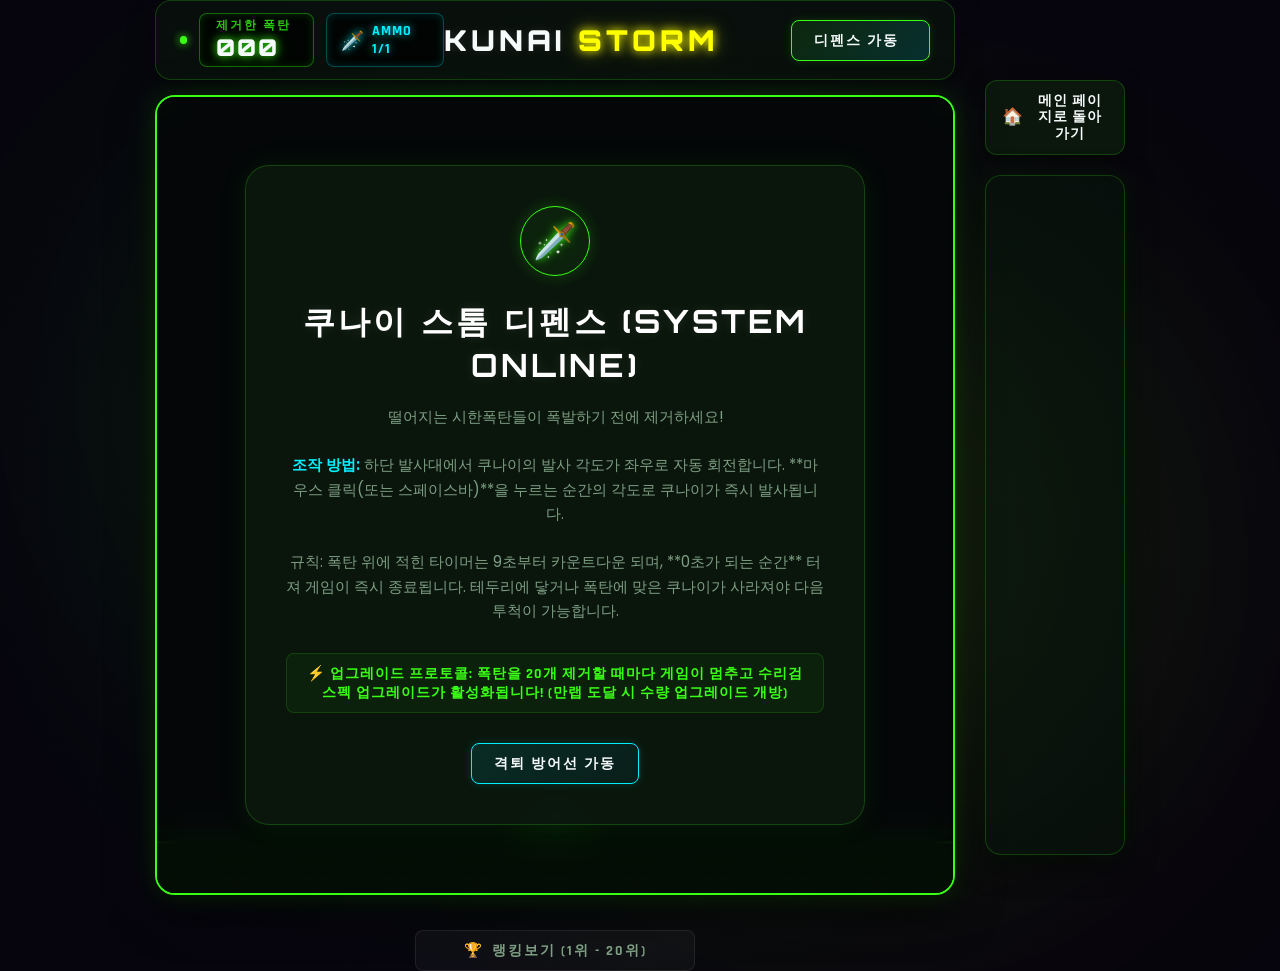
<file: Kunai/index.html>
<!DOCTYPE html>
<html lang="ko">
<head>
  <meta charset="UTF-8">
  <meta name="viewport" content="width=device-width, initial-scale=1.0">
  <meta name="description" content="Kunai - High-stakes cyber neon throwing knife game. Shoot falling fuse bombs, upgrade your kunai, and conquer the leaderboard!">
  <title>Kunai Defense System</title>
  
  <!-- Premium Sci-Fi Fonts -->
  <link rel="preconnect" href="https://fonts.googleapis.com">
  <link rel="preconnect" href="https://fonts.gstatic.com" crossorigin>
  <link href="https://fonts.googleapis.com/css2?family=Orbitron:wght@400;700;900&family=Poppins:wght@300;400;600;700&family=Rajdhani:wght@500;700;900&display=swap" rel="stylesheet">
  
  <link rel="stylesheet" href="style.css">
</head>
<body>

  <!-- Futuristic Sci-Fi Starfield Background -->
  <div class="space-background"></div>
  <div class="grid-overlay"></div>
  <div class="ambient-glow green"></div>
  <div class="ambient-glow yellow"></div>

  <!-- Main Horizontal Layout Wrapper -->
  <div class="main-layout-wrapper">
    
    <!-- Arcade Main Deck Container -->
    <div class="arcade-deck">
      
      <!-- Top HUD & Command Bar -->
      <header class="hud-header">
        <div class="hud-left">
          <div class="status-indicator-dot animate-pulse"></div>
          <div class="led-score-panel">
            <span class="label">제거한 폭탄</span>
            <span class="value" id="score-val">000</span>
          </div>
          <div class="ammo-panel" id="hud-ammo-panel">
            <span class="ammo-icon">🗡️</span>
            <span class="ammo-text" id="ammo-status-val">AMMO 1/1</span>
          </div>
        </div>
        
        <div class="hud-center">
          <h1 class="logo-title"><span class="green-neon">KUNAI</span> <span class="yellow-neon">STORM</span></h1>
        </div>
        
        <div class="hud-right">
          <button id="btn-start" class="btn btn-neon-green">
            <span class="btn-text">디펜스 가동</span>
            <span class="btn-glow"></span>
          </button>
        </div>
      </header>

      <!-- Main Game Viewport (Exactly 800x800px) -->
      <main class="game-viewport">
        
        <!-- Canvas Renderer -->
        <canvas id="game-canvas" width="800" height="800"></canvas>
        
        <!-- UI OVERLAY: Start Screen -->
        <div id="overlay-start" class="overlay glassmorphism active">
          <div class="overlay-content">
            <div class="warning-icon-wrapper">
              <span class="warning-icon">🗡️</span>
            </div>
            <h2 class="overlay-title">쿠나이 스톰 디펜스 (SYSTEM ONLINE)</h2>
            <p class="overlay-desc">
              떨어지는 시한폭탄들이 폭발하기 전에 제거하세요!
              <br><br>
              <span class="text-highlight">조작 방법:</span> 하단 발사대에서 쿠나이의 발사 각도가 좌우로 자동 회전합니다. 
              **마우스 클릭(또는 스페이스바)**을 누르는 순간의 각도로 쿠나이가 즉시 발사됩니다.
              <br><br>
              <span class="danger-text">규칙:</span> 폭탄 위에 적힌 타이머는 9초부터 카운트다운 되며, **0초가 되는 순간** 터져 게임이 즉시 종료됩니다. 테두리에 닿거나 폭탄에 맞은 쿠나이가 사라져야 다음 투척이 가능합니다.
            </p>
            <div class="speed-warning">
              <span class="alert-pulse">⚡ 업그레이드 프로토콜:</span> 폭탄을 20개 제거할 때마다 게임이 멈추고 수리검 스펙 업그레이드가 활성화됩니다! (만랩 도달 시 수량 업그레이드 개방)
            </div>
            <button id="btn-start-overlay" class="btn btn-neon-cyan">
              <span class="btn-text">격퇴 방어선 가동</span>
            </button>
          </div>
        </div>

        <!-- UI OVERLAY: Upgrade Screen (Pops up every 20 scores) -->
        <div id="overlay-upgrade" class="overlay glassmorphism">
          <div class="overlay-content upgrade-card-container">
            <h2 class="overlay-title upgrade-title"><span class="yellow-neon">KUNAI</span> UPGRADE SYSTEM</h2>
            <p class="overlay-desc">성공적으로 웨이브를 클리어했습니다. 쿠나이 강화 항목을 선택해 주세요.</p>
            
            <div class="upgrade-options" id="upgrade-standard-options">
              <!-- Option 1: Speed -->
              <div class="upgrade-card" id="up-card-speed">
                <div class="card-icon">⚡</div>
                <h3>수리검 속도</h3>
                <p class="up-desc">쿠나이의 비행 속도가 10% 증가합니다.</p>
                <div class="level-indicator">
                  <span class="level-text" id="level-txt-speed">Lv. 0 / 10</span>
                  <div class="level-bar-bg"><div class="level-bar-fill" id="level-fill-speed" style="width: 0%;"></div></div>
                </div>
                <button class="btn btn-neon-green up-btn" id="btn-up-speed">강화 SELECT</button>
              </div>

              <!-- Option 2: Size -->
              <div class="upgrade-card" id="up-card-size">
                <div class="card-icon">📏</div>
                <h3>수리검 크기</h3>
                <p class="up-desc">쿠나이의 피격 물리 크기가 10% 증가합니다.</p>
                <div class="level-indicator">
                  <span class="level-text" id="level-txt-size">Lv. 0 / 10</span>
                  <div class="level-bar-bg"><div class="level-bar-fill" id="level-fill-size" style="width: 0%;"></div></div>
                </div>
                <button class="btn btn-neon-green up-btn" id="btn-up-size">강화 SELECT</button>
              </div>

              <!-- Option 3: Penetration -->
              <div class="upgrade-card" id="up-card-penetration">
                <div class="card-icon">🌀</div>
                <h3>수리검 관통</h3>
                <p class="up-desc">명중 시 소멸하지 않고 통과할 확률이 10% 증가합니다.</p>
                <div class="level-indicator">
                  <span class="level-text" id="level-txt-penetration">Lv. 0 / 10</span>
                  <div class="level-bar-bg"><div class="level-bar-fill" id="level-fill-penetration" style="width: 0%;"></div></div>
                </div>
                <button class="btn btn-neon-green up-btn" id="btn-up-penetration">강화 SELECT</button>
              </div>
            </div>

            <!-- Option Special: Quantity (Only active when all standard maxed) -->
            <div class="upgrade-special-box hidden" id="upgrade-special-box">
              <div class="upgrade-card special-card" id="up-card-quantity">
                <div class="card-icon">🔥</div>
                <h3>[SPECIAL] 수리검 수량 업그레이드</h3>
                <p class="up-desc">최대 동시 투척 가능한 쿠나이의 개수를 1개 늘립니다. (소멸하지 않아도 연속 발사 가능)</p>
                <div class="level-indicator text-center">
                  <span class="level-text" id="level-txt-quantity">현재 수량: 1개</span>
                </div>
                <button class="btn btn-neon-yellow up-btn" style="width: 100%; max-width: 300px; margin: 10px auto 0 auto;" id="btn-up-quantity">동시 투척 개수 +1</button>
              </div>
            </div>
          </div>
        </div>

        <!-- UI OVERLAY: Game Over & Ranking Registry -->
        <div id="overlay-gameover" class="overlay glassmorphism">
          <div class="overlay-content">
            <div class="danger-header">
              <span class="skull-icon">💥</span>
              <h2 class="overlay-title danger-text">기지 폭발 (DETONATED)</h2>
            </div>
            <p class="overlay-desc">
              시한폭탄의 카운트다운이 0에 도달하여 대폭발을 일으켰습니다. 방어선이 무너졌습니다.
            </p>
            
            <!-- Final Score Panel -->
            <div class="final-score-card">
              <span class="card-label">제거한 폭탄 수 (TOTAL BOMBS DEFUSED)</span>
              <span class="card-val" id="final-score-val">0</span>
            </div>

            <!-- Name Entry Form -->
            <div class="record-submission">
              <label for="player-name" class="entry-label">랭킹 보드 등록용 대원 코드 입력</label>
              <div class="input-group">
                <input type="text" id="player-name" maxlength="12" placeholder="PILOT_ID..." autocomplete="off">
                <button id="btn-submit-score" class="btn btn-neon-yellow">
                  <span class="btn-text">기록 등록</span>
                </button>
              </div>
              <p id="submission-error" class="error-msg"></p>
            </div>

            <!-- Local Leaderboard Segment (Top 20 Rankings) -->
            <div class="leaderboard-section">
              <h3 class="leaderboard-title">LEADERBOARD // TOP 20</h3>
              <div class="leaderboard-table-container">
                <table class="leaderboard-table">
                  <thead>
                    <tr>
                      <th>순위</th>
                      <th>대원 코드</th>
                      <th>제거 수</th>
                      <th>등록일</th>
                    </tr>
                  </thead>
                  <tbody id="leaderboard-body">
                    <!-- Generated dynamically in app.js -->
                  </tbody>
                </table>
              </div>
            </div>
            
            <button id="btn-restart" class="btn btn-neon-green" style="margin-top: 15px;">
              <span class="btn-text">시스템 재부팅</span>
            </button>
          </div>
        </div>

        <!-- IN-GAME ALERT OVERLAY: Difficulty Speed Up Warning -->
        <div id="toast-warning" class="toast-alert">
          <span class="toast-tag">웨이브 경고 WARN</span>
          <span class="toast-txt">폭탄의 낙하 및 카운트다운 주기가 가속됩니다!</span>
        </div>

      </main>

      <!-- Bottom Controls & Ad Desk -->
      <footer class="hud-footer">
        <div class="footer-left" style="width: 100%; display: flex; justify-content: center;">
          <button id="btn-view-ranking" class="btn btn-glass" style="width: 280px;">
            <span class="icon">🏆</span>
            <span class="btn-text">랭킹보기 (1위 - 20위)</span>
          </button>
        </div>
      </footer>

    </div>

    <!-- Right Aside Ad Panel -->
    <aside class="ad-side-panel">
      <a href="../index.html" class="home-btn" aria-label="Go to Main Hub">
        <span class="home-icon">🏠</span> 메인 페이지로 돌아가기
      </a>
      <div class="ad-banner-container glassmorphism" aria-label="Sponsored Advertisement">
        <script src="https://ads-partners.coupang.com/g.js"></script>
        <script>
          new PartnersCoupang.G({"id":992758,"template":"carousel","trackingCode":"AF6385769","width":"140","height":"680","tsource":""});
        </script>
      </div>
    </aside>

  </div>

  <!-- LEADERBOARD DEDICATED MODAL (Accessible via bottom button) -->
  <div id="modal-ranking" class="modal-overlay glassmorphism">
    <div class="modal-card">
      <header class="modal-header">
        <h2 class="modal-title"><span class="gold-text">🏆</span> 쿠나이 격퇴전 명예의 전당</h2>
        <button id="btn-close-modal" class="btn-close">&times;</button>
      </header>
      <div class="modal-body">
        <div class="leaderboard-table-container modal-table">
          <table class="leaderboard-table">
            <thead>
              <tr>
                <th>순위</th>
                <th>대원 코드</th>
                <th>제거 수</th>
                <th>등록일</th>
              </tr>
            </thead>
            <tbody id="modal-leaderboard-body">
              <!-- Generated dynamically in app.js -->
            </tbody>
          </table>
        </div>
      </div>
    </div>
  </div>

  <!-- Fullscreen Warning Modal -->
  <div class="fullscreen-warning-modal" id="fullscreen-warning-modal">
    <div class="fullscreen-warning-card">
      <div class="modal-icon-container-yellow">
        <svg width="34" height="34" viewBox="0 0 24 24" fill="none" stroke="currentColor" stroke-width="2" stroke-linecap="round" stroke-linejoin="round">
          <path d="M8 3H5a2 2 0 0 0-2 2v3m18 0V5a2 2 0 0 0-2-2h-3m0 18h3a2 2 0 0 0 2-2v-3M3 16v3a2 2 0 0 0 2 2h3"></path>
        </svg>
      </div>
      <h2 class="modal-title-yellow">FULLSCREEN <span class="yellow">REQUIRED</span></h2>
      <p class="modal-message">전체화면으로 변경해 주세요.</p>
      <button class="modal-btn-yellow" id="close-fs-modal-btn">GO FULLSCREEN</button>
    </div>
  </div>

  <!-- Audio Warning Initializer Modal for browsers blocking Web Audio by default -->
  <div id="audio-warmup-toast" class="audio-toast hidden">
    <span>🔊 신스 오디오 가동 준비 완료</span>
  </div>

  <!-- Core Script -->
  <script src="app.js"></script>
</body>
</html>
</file>
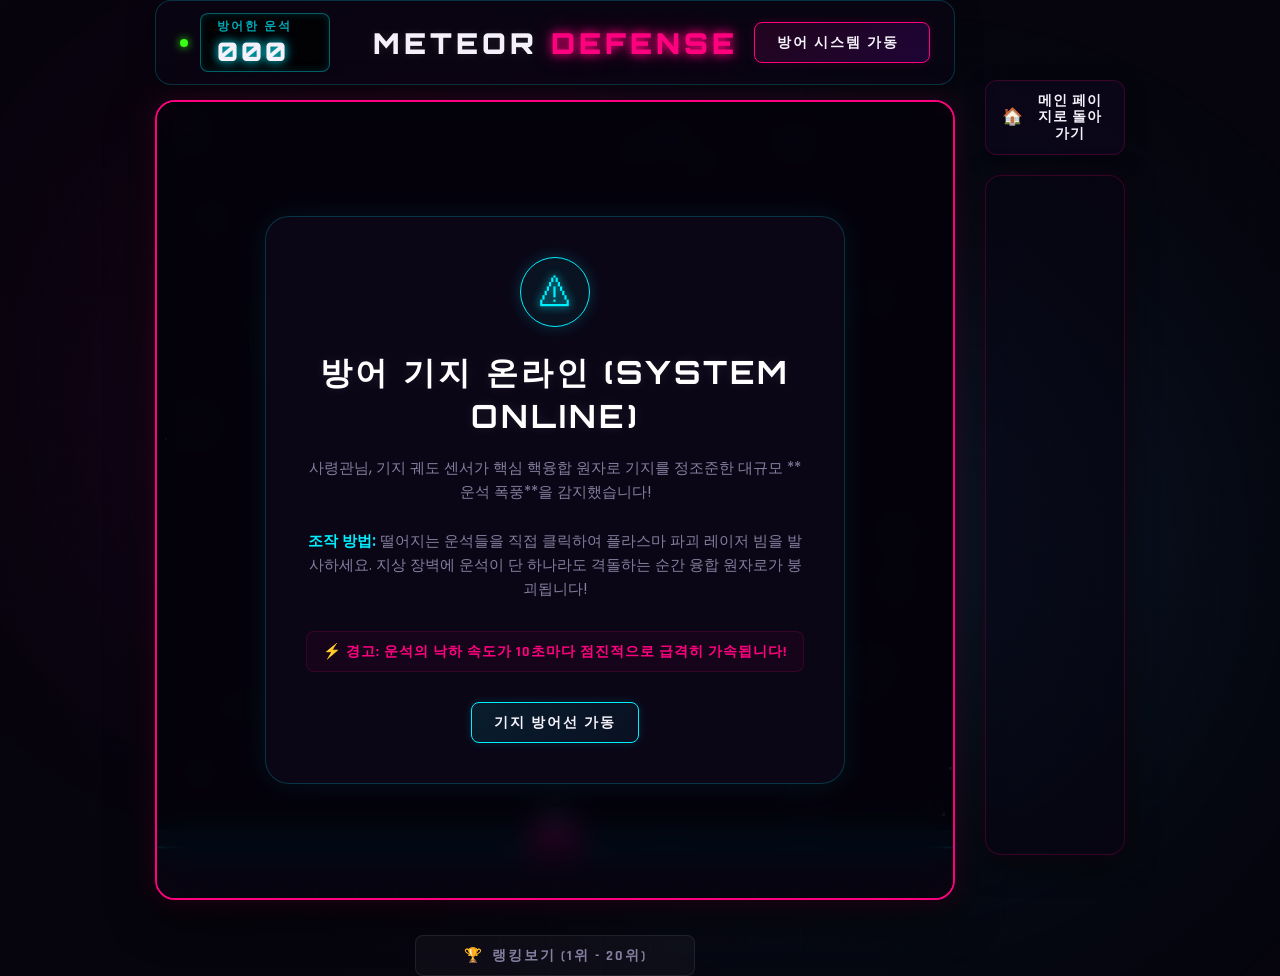
<file: MeteorDefense/index.html>
<!DOCTYPE html>
<html lang="ko">
<head>
  <meta charset="UTF-8">
  <meta name="viewport" content="width=device-width, initial-scale=1.0">
  <meta name="description" content="MeteorDefense - High-fidelity sci-fi defense arcade game. Protect the orbital command center from falling meteors!">
  <title>Meteor Defense System</title>
  
  <!-- Premium Sci-Fi Fonts -->
  <link rel="preconnect" href="https://fonts.googleapis.com">
  <link rel="preconnect" href="https://fonts.gstatic.com" crossorigin>
  <link href="https://fonts.googleapis.com/css2?family=Orbitron:wght@400;700;900&family=Poppins:wght@300;400;600;700&family=Rajdhani:wght@500;700;900&display=swap" rel="stylesheet">
  
  <link rel="stylesheet" href="style.css">
</head>
<body>

  <!-- Futuristic Sci-Fi Starfield & Matrix Grid Background -->
  <div class="space-background"></div>
  <div class="grid-overlay"></div>
  <div class="ambient-glow pink"></div>
  <div class="ambient-glow cyan"></div>

  <!-- Main Horizontal Layout Wrapper -->
  <div class="main-layout-wrapper">
    
    <!-- Arcade Main Deck Container -->
    <div class="arcade-deck">
      
      <!-- Top HUD & Command Bar -->
      <header class="hud-header">
        <div class="hud-left">
          <div class="status-indicator-dot animate-pulse"></div>
          <div class="led-score-panel">
            <span class="label">방어한 운석</span>
            <span class="value" id="score-val">000</span>
          </div>
        </div>
        
        <div class="hud-center">
          <h1 class="logo-title"><span class="cyan-neon">METEOR</span> <span class="pink-neon">DEFENSE</span></h1>
        </div>
        
        <div class="hud-right">
          <button id="btn-start" class="btn btn-neon-pink">
            <span class="btn-text">방어 시스템 가동</span>
            <span class="btn-glow"></span>
          </button>
        </div>
      </header>

      <!-- Main Game Viewport (Exactly 800x800px) -->
      <main class="game-viewport">
        
        <!-- Canvas Renderer -->
        <canvas id="game-canvas" width="800" height="800"></canvas>
        
        <!-- UI OVERLAY: Start Screen -->
        <div id="overlay-start" class="overlay glassmorphism active">
          <div class="overlay-content">
            <div class="warning-icon-wrapper">
              <span class="warning-icon">⚠</span>
            </div>
            <h2 class="overlay-title">방어 기지 온라인 (SYSTEM ONLINE)</h2>
            <p class="overlay-desc">
              사령관님, 기지 궤도 센서가 핵심 핵융합 원자로 기지를 정조준한 대규모 **운석 폭풍**을 감지했습니다! 
              <br><br>
              <span class="text-highlight">조작 방법:</span> 떨어지는 운석들을 직접 클릭하여 플라스마 파괴 레이저 빔을 발사하세요. 지상 장벽에 운석이 단 하나라도 격돌하는 순간 융합 원자로가 붕괴됩니다!
            </p>
            <div class="speed-warning">
              <span class="alert-pulse">⚡ 경고:</span> 운석의 낙하 속도가 10초마다 점진적으로 급격히 가속됩니다!
            </div>
            <button id="btn-start-overlay" class="btn btn-neon-cyan">
              <span class="btn-text">기지 방어선 가동</span>
            </button>
          </div>
        </div>

        <!-- UI OVERLAY: Game Over & Ranking Registry -->
        <div id="overlay-gameover" class="overlay glassmorphism">
          <div class="overlay-content">
            <div class="danger-header">
              <span class="skull-icon">💀</span>
              <h2 class="overlay-title danger-text">방어벽 붕괴 (BARRIER COLLAPSE)</h2>
            </div>
            <p class="overlay-desc">
              고속 낙하 운석이 궤도 실드 방어 장벽을 완전히 관통하였습니다. 융합 원자로 구역이 폭발하며 제어권이 해제되었습니다.
            </p>
            
            <!-- Final Score Panel -->
            <div class="final-score-card">
              <span class="card-label">총 파괴한 운석 (NEUTRALIZED METEORS)</span>
              <span class="card-val" id="final-score-val">0</span>
            </div>

            <!-- Name Entry Form -->
            <div class="record-submission">
              <label for="player-name" class="entry-label">기록 등록을 위한 사령관명 입력</label>
              <div class="input-group">
                <input type="text" id="player-name" maxlength="12" placeholder="COMMANDER..." autocomplete="off">
                <button id="btn-submit-score" class="btn btn-neon-yellow">
                  <span class="btn-text">기록 등록</span>
                </button>
              </div>
              <p id="submission-error" class="error-msg"></p>
            </div>

            <!-- Local Leaderboard Segment (Top 20 Rankings) -->
            <div class="leaderboard-section">
              <h3 class="leaderboard-title">LEADERBOARD // TOP 20</h3>
              <div class="leaderboard-table-container">
                <table class="leaderboard-table">
                  <thead>
                    <tr>
                      <th>순위</th>
                      <th>사령관명</th>
                      <th>점수</th>
                      <th>등록일</th>
                    </tr>
                  </thead>
                  <tbody id="leaderboard-body">
                    <!-- Generated dynamically in app.js -->
                  </tbody>
                </table>
              </div>
            </div>
            
            <button id="btn-restart" class="btn btn-neon-pink" style="margin-top: 15px;">
              <span class="btn-text">방어 시스템 재부팅</span>
            </button>
          </div>
        </div>

        <!-- IN-GAME ALERT OVERLAY: Difficulty Speed Up Warning -->
        <div id="toast-warning" class="toast-alert">
          <span class="toast-tag">경고 ALERT</span>
          <span class="toast-txt">운석 낙하 속도가 대폭 가속되었습니다!</span>
        </div>

      </main>

      <!-- Bottom Controls & Ad Desk -->
      <footer class="hud-footer">
        <div class="footer-left" style="width: 100%; display: flex; justify-content: center;">
          <button id="btn-view-ranking" class="btn btn-glass" style="width: 280px;">
            <span class="icon">🏆</span>
            <span class="btn-text">랭킹보기 (1위 - 20위)</span>
          </button>
        </div>
      </footer>

    </div>

    <!-- Right Aside Ad Panel -->
    <aside class="ad-side-panel">
      <a href="../index.html" class="home-btn" aria-label="Go to Main Hub">
        <span class="home-icon">🏠</span> 메인 페이지로 돌아가기
      </a>
      <div class="ad-banner-container glassmorphism" aria-label="Sponsored Advertisement">
        <script src="https://ads-partners.coupang.com/g.js"></script>
        <script>
          new PartnersCoupang.G({"id":992758,"template":"carousel","trackingCode":"AF6385769","width":"140","height":"680","tsource":""});
        </script>
      </div>
    </aside>

  </div>

  <!-- LEADERBOARD DEDICATED MODAL (Accessible via bottom button) -->
  <div id="modal-ranking" class="modal-overlay glassmorphism">
    <div class="modal-card">
      <header class="modal-header">
        <h2 class="modal-title"><span class="gold-text">🏆</span> 은하 용사 명예의 전당</h2>
        <button id="btn-close-modal" class="btn-close">&times;</button>
      </header>
      <div class="modal-body">
        <div class="leaderboard-table-container modal-table">
          <table class="leaderboard-table">
            <thead>
              <tr>
                <th>순위</th>
                <th>사령관명</th>
                <th>점수</th>
                <th>등록일</th>
              </tr>
            </thead>
            <tbody id="modal-leaderboard-body">
              <!-- Generated dynamically in app.js -->
            </tbody>
          </table>
        </div>
      </div>
    </div>
  </div>

  <!-- Audio Warning Initializer Modal for browsers blocking Web Audio by default -->
  <div id="audio-warmup-toast" class="audio-toast hidden">
    <span>🔊 신스 오디오 가동 준비 완료</span>
  </div>

  <!-- Core Script -->
  <script src="app.js"></script>

  <!-- Fullscreen Warning Modal -->
  <div class="fullscreen-warning-modal" id="fullscreen-warning-modal">
    <div class="fullscreen-warning-card">
      <div class="modal-icon-container-yellow">
        <svg width="34" height="34" viewBox="0 0 24 24" fill="none" stroke="currentColor" stroke-width="2" stroke-linecap="round" stroke-linejoin="round">
          <path d="M8 3H5a2 2 0 0 0-2 2v3m18 0V5a2 2 0 0 0-2-2h-3m0 18h3a2 2 0 0 0 2-2v-3M3 16v3a2 2 0 0 0 2 2h3"></path>
        </svg>
      </div>
      <h2 class="modal-title-yellow">FULLSCREEN <span class="yellow">REQUIRED</span></h2>
      <p class="modal-message">전체화면으로 변경해 주세요.</p>
      <button class="modal-btn-yellow" id="close-fs-modal-btn">GO FULLSCREEN</button>
    </div>
  </div>

  <style>
    /* ==========================================================================
       Fullscreen warning modal (Self-contained defaults)
       ========================================================================== */
    .fullscreen-warning-modal {
      --modal-glass-bg: rgba(12, 8, 22, 0.9);
      --modal-neon-yellow: #ffff00;
      --modal-text-main: #f5f0fa;
      --modal-text-muted: #827e99;
      position: fixed;
      top: 0;
      left: 0;
      width: 100vw;
      height: 100vh;
      background: rgba(3, 2, 6, 0.9);
      backdrop-filter: blur(15px) saturate(180%);
      -webkit-backdrop-filter: blur(15px) saturate(180%);
      display: flex;
      justify-content: center;
      align-items: center;
      z-index: 999999;
      opacity: 0;
      pointer-events: none;
      transition: opacity 0.4s cubic-bezier(0.16, 1, 0.3, 1);
    }

    .fullscreen-warning-modal.active {
      opacity: 1;
      pointer-events: auto;
    }

    .fullscreen-warning-card {
      background: var(--modal-glass-bg);
      backdrop-filter: blur(25px) saturate(180%);
      -webkit-backdrop-filter: blur(25px) saturate(180%);
      border: 2px solid var(--modal-neon-yellow);
      border-radius: 28px;
      padding: 45px 35px;
      width: 90%;
      max-width: 460px;
      text-align: center;
      box-shadow: 0 0 35px rgba(255, 234, 0, 0.25), inset 0 0 20px rgba(255, 234, 0, 0.1);
      transform: translateY(30px) scale(0.9);
      transition: transform 0.4s cubic-bezier(0.175, 0.885, 0.32, 1.15);
      position: relative;
    }

    .fullscreen-warning-modal.active .fullscreen-warning-card {
      transform: translateY(0) scale(1);
    }

    .modal-icon-container-yellow {
      width: 76px;
      height: 76px;
      margin: 0 auto 25px auto;
      border-radius: 50%;
      display: flex;
      align-items: center;
      justify-content: center;
      border: 2px solid var(--modal-neon-yellow);
      box-shadow: 0 0 20px rgba(255, 234, 0, 0.3), inset 0 0 10px rgba(255, 234, 0, 0.1);
      color: var(--modal-neon-yellow);
      background: rgba(255, 234, 0, 0.03);
      animation: pulse-glow-yellow-game 2s infinite ease-in-out;
    }

    @keyframes pulse-glow-yellow-game {
      0%, 100% {
        box-shadow: 0 0 15px rgba(255, 234, 0, 0.2), inset 0 0 5px rgba(255, 234, 0, 0.05);
        transform: scale(1);
      }
      50% {
        box-shadow: 0 0 25px rgba(255, 234, 0, 0.5), inset 0 0 15px rgba(255, 234, 0, 0.2);
        transform: scale(1.05);
      }
    }

    .modal-title-yellow {
      font-family: 'Orbitron', 'Poppins', sans-serif;
      font-weight: 900;
      font-size: 1.6rem;
      letter-spacing: 3px;
      color: var(--modal-text-main);
      margin-bottom: 15px;
      text-shadow: 0 0 10px rgba(255, 255, 255, 0.15);
    }

    .modal-title-yellow span.yellow {
      color: var(--modal-neon-yellow);
      text-shadow: 0 0 12px var(--modal-neon-yellow), 0 0 24px rgba(255, 234, 0, 0.3);
    }

    .modal-message {
      font-family: 'Poppins', sans-serif;
      font-size: 1rem;
      line-height: 1.6;
      color: var(--modal-text-muted);
      margin-bottom: 30px;
      word-break: keep-all;
    }

    .modal-btn-yellow {
      font-family: 'Rajdhani', 'Poppins', sans-serif;
      font-weight: 700;
      font-size: 1rem;
      letter-spacing: 2px;
      padding: 13px 35px;
      border-radius: 12px;
      border: 1px solid var(--modal-neon-yellow);
      background: linear-gradient(135deg, var(--modal-neon-yellow), #ff9000);
      color: #030206;
      cursor: pointer;
      width: 100%;
      transition: all 0.3s cubic-bezier(0.25, 0.8, 0.25, 1);
      box-shadow: 0 0 15px rgba(255, 234, 0, 0.3);
      outline: none;
    }

    .modal-btn-yellow:hover {
      box-shadow: 0 0 25px rgba(255, 234, 0, 0.6);
      transform: scale(1.02);
      border-color: #ffff33;
    }

    .modal-btn-yellow:active {
      transform: scale(0.98);
    }
  </style>

  <script>
    document.addEventListener('DOMContentLoaded', () => {
      // Check if browser is NOT PC
      const userAgent = navigator.userAgent || navigator.vendor || window.opera;
      const isMobile = /android|avantgo|blackberry|iemobile|ipad|iphone|ipod|j2me|midp|mmp|mobile|o2|opera mini|palm|plucker|pocket|psp|smartphone|symbian|treo|up\.browser|up\.link|vodafone|wap|windows ce|xda|xiino/i.test(userAgent) ||
                      (/Macintosh/i.test(userAgent) && navigator.maxTouchPoints > 1) || // iPad Pro, etc.
                      (window.innerWidth <= 1024 && ('ontouchstart' in window || navigator.maxTouchPoints > 0));

      if (!isMobile) {
        // Desktop/PC browser: check for fullscreen
        const fsModal = document.getElementById('fullscreen-warning-modal');
        const fsBtn = document.getElementById('close-fs-modal-btn');

        function checkIsFullscreen() {
          const apiFullscreen = !!(
            document.fullscreenElement ||
            document.webkitFullscreenElement ||
            document.mozFullScreenElement ||
            document.msFullscreenElement
          );
          if (apiFullscreen) return true;

          const widthDiff = Math.abs(window.innerWidth - window.screen.width);
          const heightDiff = Math.abs(window.innerHeight - window.screen.height);
          const outerWidthDiff = Math.abs(window.outerWidth - window.screen.width);
          const outerHeightDiff = Math.abs(window.outerHeight - window.screen.height);

          return (widthDiff <= 8 && heightDiff <= 8) || (outerWidthDiff <= 8 && outerHeightDiff <= 8);
        }

        function updateFullscreenModal() {
          if (checkIsFullscreen()) {
            fsModal.classList.remove('active');
          } else {
            fsModal.classList.add('active');
          }
        }

        // Delay initial check slightly for smooth loading and user orientation
        setTimeout(updateFullscreenModal, 800);

        // Listen to resizing and fullscreen state changes
        window.addEventListener('resize', updateFullscreenModal);
        document.addEventListener('fullscreenchange', updateFullscreenModal);
        document.addEventListener('webkitfullscreenchange', updateFullscreenModal);
        document.addEventListener('mozfullscreenchange', updateFullscreenModal);
        document.addEventListener('MSFullscreenChange', updateFullscreenModal);

        // Request fullscreen on button click
        fsBtn.addEventListener('click', () => {
          const elem = document.documentElement;
          if (elem.requestFullscreen) {
            elem.requestFullscreen();
          } else if (elem.webkitRequestFullscreen) {
            elem.webkitRequestFullscreen();
          } else if (elem.msRequestFullscreen) {
            elem.msRequestFullscreen();
          } else {
            fsModal.classList.remove('active');
          }
        });
      }
    });
  </script>
</body>
</html>
</file>
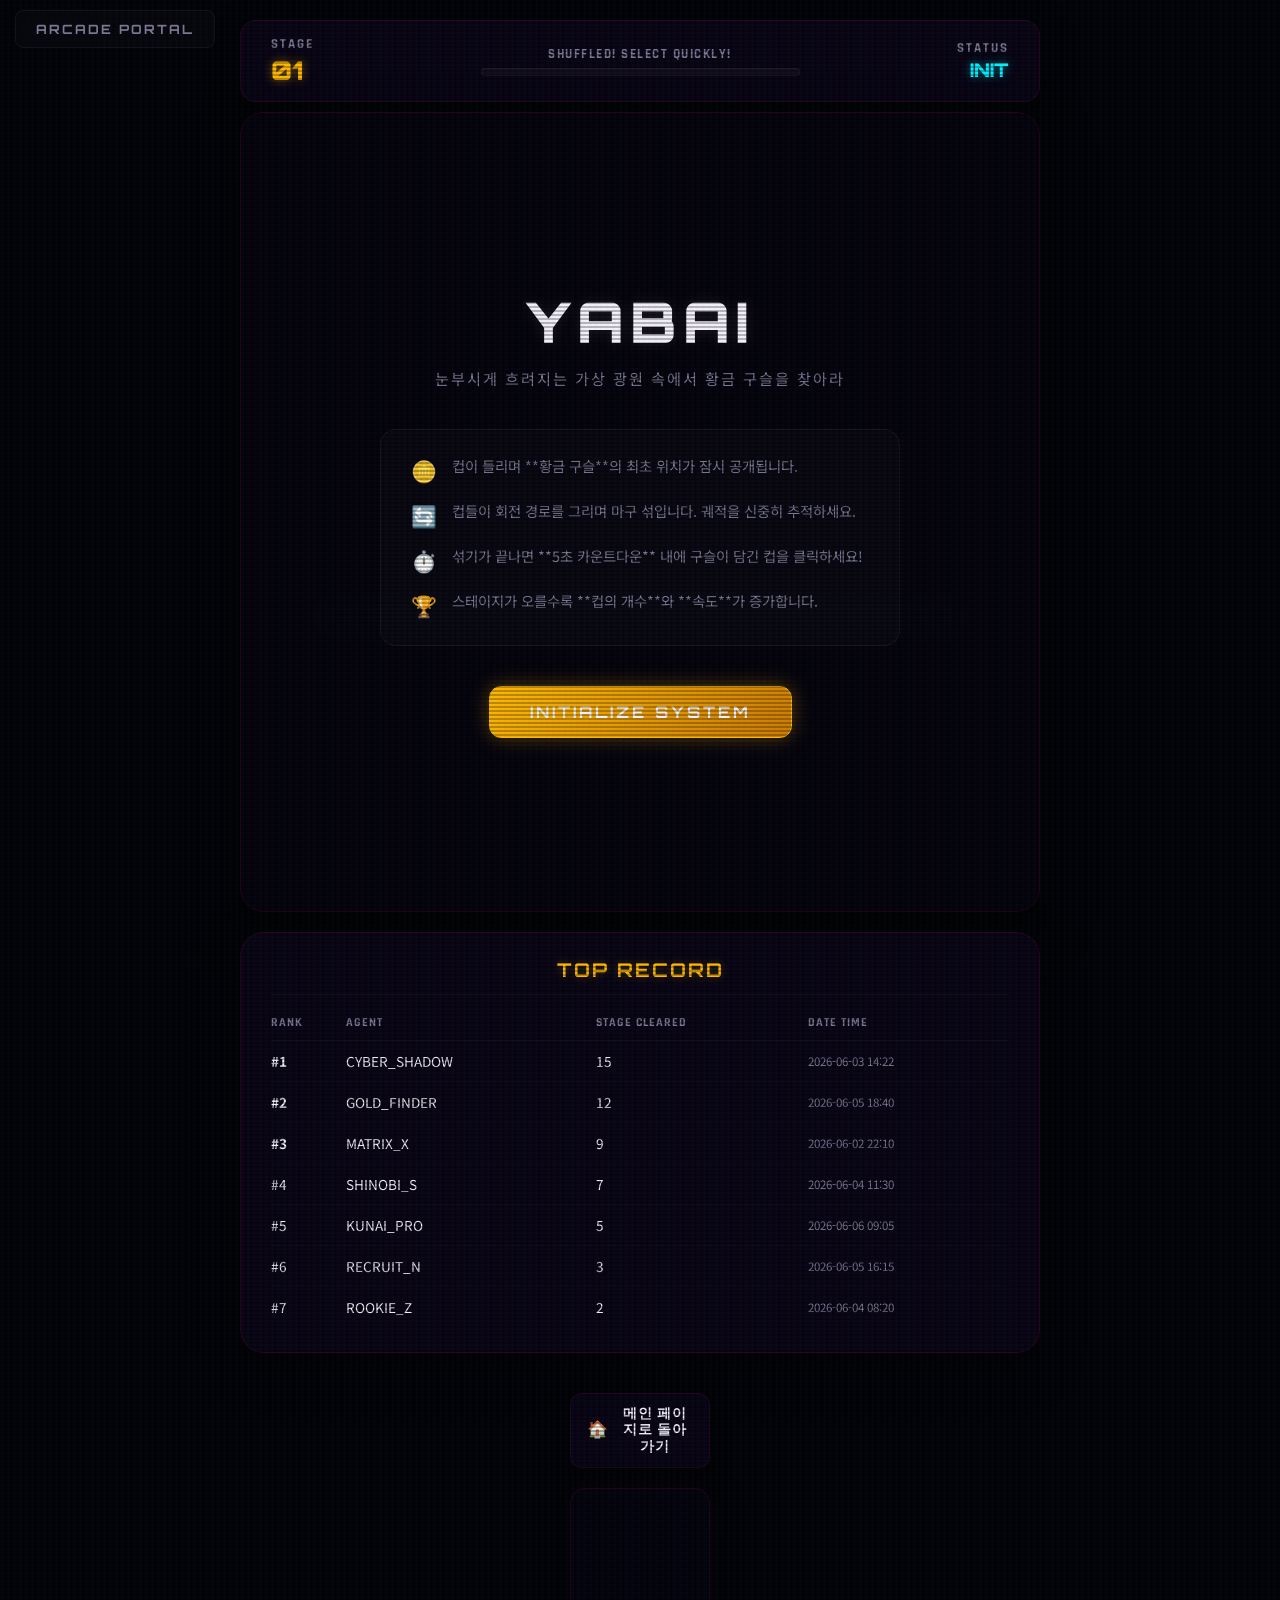
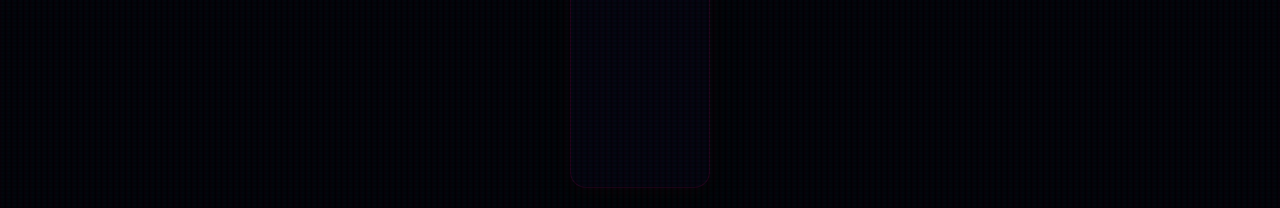
<file: NeonShell/index.html>
<!DOCTYPE html>
<html lang="ko">

<head>
  <meta charset="UTF-8">
  <meta name="viewport" content="width=device-width, initial-scale=1.0">
  <meta name="description" content="YABAI - A cyberpunk shell game. Find the hidden golden sphere!">
  <title>YABAI - Cyberpunk Shell Game</title>

  <!-- Premium Fonts -->
  <link rel="preconnect" href="https://fonts.googleapis.com">
  <link rel="preconnect" href="https://fonts.gstatic.com" crossorigin>
  <link href="https://fonts.googleapis.com/css2?family=Orbitron:wght@400;700;900&family=Rajdhani:wght@500;700;900&family=Noto+Sans+KR:wght@300;400;700;900&display=swap" rel="stylesheet">

  <link rel="stylesheet" href="style.css">
</head>

<body>

  <!-- Background Scanlines & Glow -->
  <div class="scanlines"></div>
  <div class="portal-link-container">
    <a href="../index.html" class="portal-btn">ARCADE PORTAL</a>
  </div>

  <div class="game-wrapper">
    <!-- Left Spacer to center the game screen -->
    <div class="left-spacer"></div>

    <!-- Main Column to vertically align HUD and Viewport -->
    <div class="main-column">
      <!-- Header HUD Panel -->
      <header class="hud-panel">
      <div class="hud-item stage-box">
        <span class="hud-label">STAGE</span>
        <span class="hud-val" id="stage-val">01</span>
      </div>

      <div class="timer-container">
        <div class="timer-label">SHUFFLED! SELECT QUICKLY!</div>
        <div class="timer-track">
          <div class="timer-bar" id="timer-bar"></div>
        </div>
      </div>

      <div class="hud-item text-indicator">
        <span class="hud-label">STATUS</span>
        <span class="hud-val status-text" id="status-text">INIT</span>
      </div>
    </header>

    <!-- Main Game Viewport Container -->
    <div class="game-viewport">
      <canvas id="game-canvas" width="800" height="800"></canvas>

      <!-- Overlay 1: Start Screen -->
      <div class="overlay active" id="overlay-start">
        <div class="glow-title-box">
          <h1 class="game-title">YABAI</h1>
          <p class="game-tagline">눈부시게 흐려지는 가상 광원 속에서 황금 구슬을 찾아라</p>
        </div>

        <div class="rules-card">
          <div class="rule-row">
            <span class="rule-icon">🪙</span>
            <span class="rule-text">컵이 들리며 **황금 구슬**의 최초 위치가 잠시 공개됩니다.</span>
          </div>
          <div class="rule-row">
            <span class="rule-icon">🔄</span>
            <span class="rule-text">컵들이 회전 경로를 그리며 마구 섞입니다. 궤적을 신중히 추적하세요.</span>
          </div>
          <div class="rule-row">
            <span class="rule-icon">⏱️</span>
            <span class="rule-text">섞기가 끝나면 **5초 카운트다운** 내에 구슬이 담긴 컵을 클릭하세요!</span>
          </div>
          <div class="rule-row">
            <span class="rule-icon">🏆</span>
            <span class="rule-text">스테이지가 오를수록 **컵의 개수**와 **속도**가 증가합니다.</span>
          </div>
        </div>

        <button class="menu-btn start-btn-effect" id="btn-start-overlay">
          <span class="btn-glow"></span>
          <span class="btn-text">INITIALIZE SYSTEM</span>
        </button>
      </div>

      <!-- Overlay 2: Game Over Screen -->
      <div class="overlay" id="overlay-gameover">
        <div class="gameover-title-box">
          <h2 class="gameover-title">SYSTEM <span class="danger-text">CRASHED</span></h2>
          <p class="gameover-subtitle">황금 구슬을 잃어버렸습니다.</p>
        </div>

        <div class="result-box">
          <div class="result-label">FINAL STAGE</div>
          <div class="result-score" id="final-stage-val">1</div>
        </div>

        <div class="ranking-registry-box">
          <div class="input-desc">명예의 전당에 접속할 대원 코드를 입력하세요:</div>
          <div class="registry-inputs">
            <input type="text" id="player-name" placeholder="CODE_NAME" maxlength="12" autocomplete="off">
            <button class="submit-btn" id="btn-submit-score">SUBMIT</button>
          </div>
          <div class="error-msg" id="submission-error">코드는 영문 및 한글 2~12자만 가능합니다.</div>
        </div>

        <div class="gameover-controls">
          <button class="menu-btn restart-btn" id="btn-restart">REBOOT RUN</button>
          <button class="menu-btn secondary-btn" id="btn-view-ranking">LEADERBOARD</button>
        </div>
      </div>
    </div>

      <!-- Bottom HUD Panel (Mini leaderboard) -->
      <div class="bottom-leaderboard">
        <h3 class="bottom-leaderboard-title">TOP RECORD</h3>
        <table class="leaderboard-table">
          <thead>
            <tr>
              <th>RANK</th>
              <th>AGENT</th>
              <th>STAGE CLEARED</th>
              <th>DATE TIME</th>
            </tr>
          </thead>
          <tbody id="leaderboard-body">
            <!-- Populated by JS -->
          </tbody>
        </table>
      </div>
    </div> <!-- End of main-column -->

    <!-- Right Aside Ad Panel -->
    <aside class="ad-side-panel">
      <a href="../index.html" class="home-btn" aria-label="Go to Main Hub">
        <span class="home-icon">🏠</span> 메인 페이지로 돌아가기
      </a>
      <div class="ad-banner-container glassmorphism" aria-label="Sponsored Advertisement">
        <script src="https://ads-partners.coupang.com/g.js"></script>
        <script>
          new PartnersCoupang.G({"id":992758,"template":"carousel","trackingCode":"AF6385769","width":"140","height":"680","tsource":""});
        </script>
      </div>
    </aside>
  </div>

  <!-- Fullscreen Leaderboard Modal -->
  <div class="modal-backdrop" id="modal-ranking">
    <div class="ranking-modal-card">
      <div class="modal-header">
        <h2 class="modal-title">AGENT HALL OF FAME</h2>
        <button class="close-btn" id="btn-close-modal">&times;</button>
      </div>
      <div class="modal-body">
        <table class="leaderboard-table modal-table">
          <thead>
            <tr>
              <th>RANK</th>
              <th>AGENT</th>
              <th>STAGE CLERED</th>
              <th>DATE TIME</th>
            </tr>
          </thead>
          <tbody id="modal-leaderboard-body">
            <!-- Populated by JS -->
          </tbody>
        </table>
      </div>
    </div>
  </div>

  <!-- PC Optimization Warning Modal -->
  <div class="pc-warning-modal" id="fullscreen-warning-modal">
    <div class="pc-warning-card">
      <div class="modal-icon-container">
        <svg width="34" height="34" viewBox="0 0 24 24" fill="none" stroke="currentColor" stroke-width="2" stroke-linecap="round" stroke-linejoin="round">
          <rect x="2" y="3" width="20" height="14" rx="2" ry="2"></rect>
          <line x1="8" y1="21" x2="16" y2="21"></line>
          <line x1="12" y1="17" x2="12" y2="21"></line>
          <line x1="12" y1="7" x2="12" y2="10"></line>
          <line x1="12" y1="13" x2="12.01" y2="13"></line>
        </svg>
      </div>
      <h2 class="modal-title">SCREEN <span class="cyan">ALERT</span></h2>
      <p class="modal-message">이 게임은 <strong>전체화면 환경</strong>에 최적화 되어 있습니다. 전체화면을 켜시겠습니까?</p>
      <button class="modal-btn" id="close-fs-modal-btn">전체화면 켜기 (CONFIRM)</button>
    </div>
  </div>

  <!-- Audio Warmup Toast Notification -->
  <div class="toast-warmup hidden" id="audio-warmup-toast">
    <div class="toast-content">
      <span class="toast-icon">🔊</span>
      <span class="toast-text">네온 오디오 시스템 초기화 완료</span>
    </div>
  </div>

  <script src="app.js"></script>
</body>

</html>
</file>
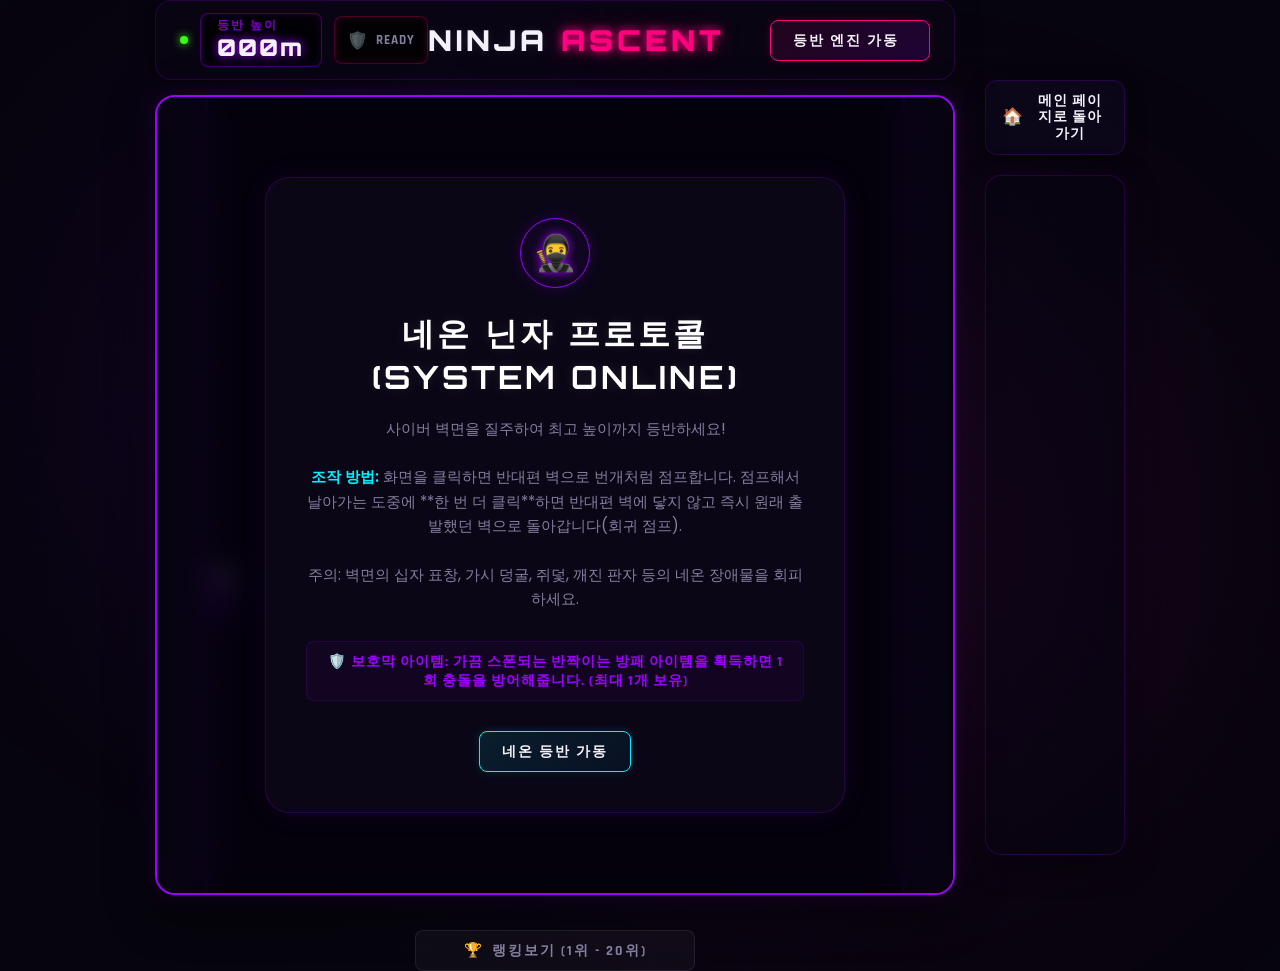
<file: NinjaAscent/index.html>
<!DOCTYPE html>
<html lang="ko">
<head>
  <meta charset="UTF-8">
  <meta name="viewport" content="width=device-width, initial-scale=1.0">
  <meta name="description" content="NinjaAscent - High-speed cyber climbing arcade game. Jump between walls, dodge obstacles, and climb to the top!">
  <title>Ninja Ascent System</title>
  
  <!-- Premium Sci-Fi Fonts -->
  <link rel="preconnect" href="https://fonts.googleapis.com">
  <link rel="preconnect" href="https://fonts.gstatic.com" crossorigin>
  <link href="https://fonts.googleapis.com/css2?family=Orbitron:wght@400;700;900&family=Poppins:wght@300;400;600;700&family=Rajdhani:wght@500;700;900&display=swap" rel="stylesheet">
  
  <link rel="stylesheet" href="style.css">
</head>
<body>

  <!-- Futuristic Sci-Fi Grid Background -->
  <div class="space-background"></div>
  <div class="grid-overlay"></div>
  <div class="ambient-glow purple"></div>
  <div class="ambient-glow pink"></div>

  <!-- Main Horizontal Layout Wrapper -->
  <div class="main-layout-wrapper">
    
    <!-- Arcade Main Deck Container -->
    <div class="arcade-deck">
      
      <!-- Top HUD & Command Bar -->
      <header class="hud-header">
        <div class="hud-left">
          <div class="status-indicator-dot animate-pulse"></div>
          <div class="led-score-panel">
            <span class="label">등반 높이</span>
            <span class="value" id="score-val">000m</span>
          </div>
          <div class="shield-panel" id="hud-shield-panel">
            <span class="shield-icon">🛡️</span>
            <span class="shield-status" id="shield-status-val">READY</span>
          </div>
        </div>
        
        <div class="hud-center">
          <h1 class="logo-title"><span class="purple-neon">NINJA</span> <span class="pink-neon">ASCENT</span></h1>
        </div>
        
        <div class="hud-right">
          <button id="btn-start" class="btn btn-neon-pink">
            <span class="btn-text">등반 엔진 가동</span>
            <span class="btn-glow"></span>
          </button>
        </div>
      </header>

      <!-- Main Game Viewport (Exactly 800x800px) -->
      <main class="game-viewport">
        
        <!-- Canvas Renderer -->
        <canvas id="game-canvas" width="800" height="800"></canvas>
        
        <!-- UI OVERLAY: Start Screen -->
        <div id="overlay-start" class="overlay glassmorphism active">
          <div class="overlay-content">
            <div class="warning-icon-wrapper">
              <span class="warning-icon">🥷</span>
            </div>
            <h2 class="overlay-title">네온 닌자 프로토콜 (SYSTEM ONLINE)</h2>
            <p class="overlay-desc">
              사이버 벽면을 질주하여 최고 높이까지 등반하세요!
              <br><br>
              <span class="text-highlight">조작 방법:</span> 화면을 클릭하면 반대편 벽으로 번개처럼 점프합니다.
              점프해서 날아가는 도중에 **한 번 더 클릭**하면 반대편 벽에 닿지 않고 즉시 원래 출발했던 벽으로 돌아갑니다(회귀 점프).
              <br><br>
              <span class="danger-text">주의:</span> 벽면의 십자 표창, 가시 덩굴, 쥐덫, 깨진 판자 등의 네온 장애물을 회피하세요.
            </p>
            <div class="speed-warning">
              <span class="alert-pulse">🛡️ 보호막 아이템:</span> 가끔 스폰되는 반짝이는 방패 아이템을 획득하면 1회 충돌을 방어해줍니다. (최대 1개 보유)
            </div>
            <button id="btn-start-overlay" class="btn btn-neon-cyan">
              <span class="btn-text">네온 등반 가동</span>
            </button>
          </div>
        </div>

        <!-- UI OVERLAY: Game Over & Ranking Registry -->
        <div id="overlay-gameover" class="overlay glassmorphism">
          <div class="overlay-content">
            <div class="danger-header">
              <span class="skull-icon">💥</span>
              <h2 class="overlay-title danger-text">등반 중단 (SYSTEM COLLAPSE)</h2>
            </div>
            <p class="overlay-desc">
              네온 장애물과의 격돌로 인해 추진 엔진이 파손되고 추락하였습니다.
            </p>
            
            <!-- Final Score Panel -->
            <div class="final-score-card">
              <span class="card-label">최종 등반 높이 (MAX HEIGHT REACHED)</span>
              <span class="card-val" id="final-score-val">0m</span>
            </div>

            <!-- Name Entry Form -->
            <div class="record-submission">
              <label for="player-name" class="entry-label">랭킹 보드 등록용 닌자 코드 입력</label>
              <div class="input-group">
                <input type="text" id="player-name" maxlength="12" placeholder="NINJA_ID..." autocomplete="off">
                <button id="btn-submit-score" class="btn btn-neon-yellow">
                  <span class="btn-text">기록 등록</span>
                </button>
              </div>
              <p id="submission-error" class="error-msg"></p>
            </div>

            <!-- Local Leaderboard Segment (Top 20 Rankings) -->
            <div class="leaderboard-section">
              <h3 class="leaderboard-title">LEADERBOARD // TOP 20</h3>
              <div class="leaderboard-table-container">
                <table class="leaderboard-table">
                  <thead>
                    <tr>
                      <th>순위</th>
                      <th>닌자 코드</th>
                      <th>높이</th>
                      <th>등록일</th>
                    </tr>
                  </thead>
                  <tbody id="leaderboard-body">
                    <!-- Generated dynamically in app.js -->
                  </tbody>
                </table>
              </div>
            </div>
            
            <button id="btn-restart" class="btn btn-neon-pink" style="margin-top: 15px;">
              <span class="btn-text">엔진 재부팅</span>
            </button>
          </div>
        </div>

        <!-- IN-GAME ALERT OVERLAY: Difficulty Speed Up Warning -->
        <div id="toast-warning" class="toast-alert">
          <span class="toast-tag">가속 경고 SPEED UP</span>
          <span class="toast-txt">벽면 이동 및 등반 속도가 가속됩니다!</span>
        </div>

      </main>

      <!-- Bottom Controls & Ad Desk -->
      <footer class="hud-footer">
        <div class="footer-left" style="width: 100%; display: flex; justify-content: center;">
          <button id="btn-view-ranking" class="btn btn-glass" style="width: 280px;">
            <span class="icon">🏆</span>
            <span class="btn-text">랭킹보기 (1위 - 20위)</span>
          </button>
        </div>
      </footer>

    </div>

    <!-- Right Aside Ad Panel -->
    <aside class="ad-side-panel">
      <a href="../index.html" class="home-btn" aria-label="Go to Main Hub">
        <span class="home-icon">🏠</span> 메인 페이지로 돌아가기
      </a>
      <div class="ad-banner-container glassmorphism" aria-label="Sponsored Advertisement">
        <script src="https://ads-partners.coupang.com/g.js"></script>
        <script>
          new PartnersCoupang.G({"id":992758,"template":"carousel","trackingCode":"AF6385769","width":"140","height":"680","tsource":""});
        </script>
      </div>
    </aside>

  </div>

  <!-- LEADERBOARD DEDICATED MODAL (Accessible via bottom button) -->
  <div id="modal-ranking" class="modal-overlay glassmorphism">
    <div class="modal-card">
      <header class="modal-header">
        <h2 class="modal-title"><span class="gold-text">🏆</span> 네온 닌자 전당 (HONOR BOARD)</h2>
        <button id="btn-close-modal" class="btn-close">&times;</button>
      </header>
      <div class="modal-body">
        <div class="leaderboard-table-container modal-table">
          <table class="leaderboard-table">
            <thead>
              <tr>
                <th>순위</th>
                <th>닌자 코드</th>
                <th>높이</th>
                <th>등록일</th>
              </tr>
            </thead>
            <tbody id="modal-leaderboard-body">
              <!-- Generated dynamically in app.js -->
            </tbody>
          </table>
        </div>
      </div>
    </div>
  </div>

  <!-- Fullscreen Warning Modal -->
  <div class="fullscreen-warning-modal" id="fullscreen-warning-modal">
    <div class="fullscreen-warning-card">
      <div class="modal-icon-container-yellow">
        <svg width="34" height="34" viewBox="0 0 24 24" fill="none" stroke="currentColor" stroke-width="2" stroke-linecap="round" stroke-linejoin="round">
          <path d="M8 3H5a2 2 0 0 0-2 2v3m18 0V5a2 2 0 0 0-2-2h-3m0 18h3a2 2 0 0 0 2-2v-3M3 16v3a2 2 0 0 0 2 2h3"></path>
        </svg>
      </div>
      <h2 class="modal-title-yellow">FULLSCREEN <span class="yellow">REQUIRED</span></h2>
      <p class="modal-message">전체화면으로 변경해 주세요.</p>
      <button class="modal-btn-yellow" id="close-fs-modal-btn">GO FULLSCREEN</button>
    </div>
  </div>

  <!-- Audio Warning Initializer Modal for browsers blocking Web Audio by default -->
  <div id="audio-warmup-toast" class="audio-toast hidden">
    <span>🔊 신스 오디오 가동 준비 완료</span>
  </div>

  <!-- Core Script -->
  <script src="app.js"></script>
</body>
</html>
</file>
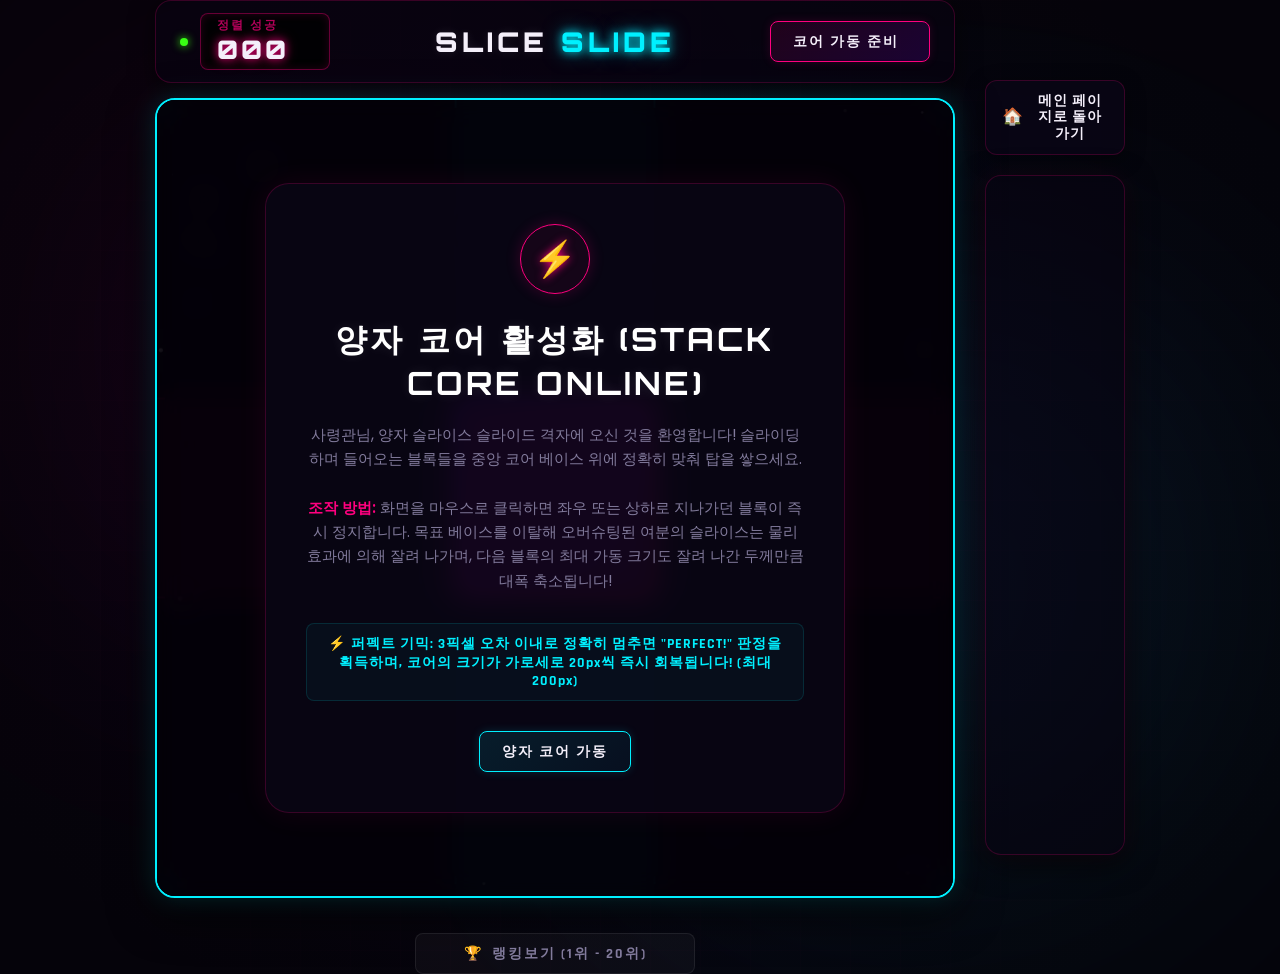
<file: SliceSlide/index.html>
<!DOCTYPE html>
<html lang="ko">
<head>
  <meta charset="UTF-8">
  <meta name="viewport" content="width=device-width, initial-scale=1.0">
  <meta name="description" content="SliceSlide - Premium neon-glow block slicing game. Precision click alignment to stack blocks on an infinite loop grid!">
  <title>SliceSlide System</title>
  
  <!-- Premium Sci-Fi Fonts -->
  <link rel="preconnect" href="https://fonts.googleapis.com">
  <link rel="preconnect" href="https://fonts.gstatic.com" crossorigin>
  <link href="https://fonts.googleapis.com/css2?family=Orbitron:wght@400;700;900&family=Poppins:wght@300;400;600;700&family=Rajdhani:wght@500;700;900&display=swap" rel="stylesheet">
  
  <link rel="stylesheet" href="style.css">
</head>
<body>

  <!-- Futuristic Sci-Fi Starfield & Matrix Grid Background -->
  <div class="space-background"></div>
  <div class="grid-overlay"></div>
  <div class="ambient-glow pink"></div>
  <div class="ambient-glow cyan"></div>

  <!-- Main Horizontal Layout Wrapper -->
  <div class="main-layout-wrapper">
    
    <!-- Left Gameplay Column (Arcade Main Deck) -->
    <div class="arcade-deck">
      
      <!-- Top HUD & Command Bar -->
      <header class="hud-header">
        <div class="hud-left">
          <div class="status-indicator-dot animate-pulse"></div>
          <div class="led-score-panel">
            <span class="label">정렬 성공</span>
            <span class="value" id="score-val">000</span>
          </div>
        </div>
        
        <div class="hud-center">
          <h1 class="logo-title"><span class="pink-neon">SLICE</span> <span class="cyan-neon">SLIDE</span></h1>
        </div>
        
        <div class="hud-right">
          <button id="btn-start" class="btn btn-neon-pink">
            <span class="btn-text">코어 가동 준비</span>
            <span class="btn-glow"></span>
          </button>
        </div>
      </header>

      <!-- Main Game Viewport (Exactly 800x800px) -->
      <main class="game-viewport">
        
        <!-- Canvas Renderer -->
        <canvas id="game-canvas" width="800" height="800"></canvas>
        
        <!-- UI OVERLAY: Start Screen -->
        <div id="overlay-start" class="overlay glassmorphism active">
          <div class="overlay-content">
            <div class="warning-icon-wrapper">
              <span class="warning-icon">⚡</span>
            </div>
            <h2 class="overlay-title">양자 코어 활성화 (STACK CORE ONLINE)</h2>
            <p class="overlay-desc">
              사령관님, 양자 슬라이스 슬라이드 격자에 오신 것을 환영합니다! 슬라이딩하며 들어오는 블록들을 중앙 코어 베이스 위에 정확히 맞춰 탑을 쌓으세요.
              <br><br>
              <span class="text-highlight">조작 방법:</span> 화면을 마우스로 클릭하면 좌우 또는 상하로 지나가던 블록이 즉시 정지합니다. 목표 베이스를 이탈해 오버슈팅된 여분의 슬라이스는 물리 효과에 의해 잘려 나가며, 다음 블록의 최대 가동 크기도 잘려 나간 두께만큼 대폭 축소됩니다!
            </p>
            <div class="speed-warning">
              <span class="alert-pulse">⚡ 퍼펙트 기믹:</span> 3픽셀 오차 이내로 정확히 멈추면 "PERFECT!" 판정을 획득하며, 코어의 크기가 가로세로 20px씩 즉시 회복됩니다! (최대 200px)
            </div>
            <button id="btn-start-overlay" class="btn btn-neon-cyan">
              <span class="btn-text">양자 코어 가동</span>
            </button>
          </div>
        </div>

        <!-- UI OVERLAY: Game Over & Ranking Registry -->
        <div id="overlay-gameover" class="overlay glassmorphism">
          <div class="overlay-content">
            <div class="danger-header">
              <span class="skull-icon">🔴</span>
              <h2 class="overlay-title danger-text">코어 붕괴 (GRID OVERFLOW)</h2>
            </div>
            <p class="overlay-desc">
              정렬 허용 한계치를 이탈하였습니다. 블록 잔여 영역 크기가 0에 도달하여 탑 가동 시스템이 완전히 손상되었습니다.
            </p>
            
            <!-- Final Score Panel -->
            <div class="final-score-card">
              <span class="card-label">총 성공 정렬 수 (SUCCESSFUL ALIGNMENTS)</span>
              <span class="card-val" id="final-score-val">0</span>
            </div>

            <!-- Name Entry Form -->
            <div class="record-submission">
              <label for="player-name" class="entry-label">기록 등록을 위한 오퍼레이터명 입력</label>
              <div class="input-group">
                <input type="text" id="player-name" maxlength="12" placeholder="OPERATOR..." autocomplete="off">
                <button id="btn-submit-score" class="btn btn-neon-yellow">
                  <span class="btn-text">기록 등록</span>
                </button>
              </div>
              <p id="submission-error" class="error-msg"></p>
            </div>

            <!-- Local Leaderboard Segment (Top 20 Rankings) -->
            <div class="leaderboard-section">
              <h3 class="leaderboard-title">HALL OF VALOR // TOP 20</h3>
              <div class="leaderboard-table-container">
                <table class="leaderboard-table">
                  <thead>
                    <tr>
                      <th>순위</th>
                      <th>오퍼레이터</th>
                      <th>성공 횟수</th>
                      <th>등록일</th>
                    </tr>
                  </thead>
                  <tbody id="leaderboard-body">
                    <!-- Generated dynamically in app.js -->
                  </tbody>
                </table>
              </div>
            </div>
            
            <button id="btn-restart" class="btn btn-neon-pink" style="margin-top: 15px;">
              <span class="btn-text">코어 베이스 재가동</span>
            </button>
          </div>
        </div>

        <!-- IN-GAME ALERT OVERLAYS: Perfect! and Speed Up -->
        <div id="toast-warning" class="toast-alert">
          <span class="toast-tag">VELOCITY</span>
          <span class="toast-txt">양자 드라이브 구동 속도가 대폭 가속됩니다!</span>
        </div>

        <!-- Perfect Alignment Toast Notification -->
        <div id="toast-perfect" class="perfect-toast">
          <span class="perfect-tag">PERFECT!</span>
          <span class="perfect-txt">+20 크기 복원 완료</span>
        </div>

      </main>

      <!-- Bottom Controls -->
      <footer class="hud-footer">
        <div class="footer-left" style="width: 100%; display: flex; justify-content: center;">
          <button id="btn-view-ranking" class="btn btn-glass" style="width: 280px;">
            <span class="icon">🏆</span>
            <span class="btn-text">랭킹보기 (1위 - 20위)</span>
          </button>
        </div>
      </footer>

    </div>

    <!-- Right Aside Ad Panel -->
    <aside class="ad-side-panel">
      <a href="../index.html" class="home-btn" aria-label="Go to Main Hub">
        <span class="home-icon">🏠</span> 메인 페이지로 돌아가기
      </a>
      <div class="ad-banner-container glassmorphism" aria-label="Sponsored Advertisement">
        <script src="https://ads-partners.coupang.com/g.js"></script>
        <script>
          new PartnersCoupang.G({"id":992758,"template":"carousel","trackingCode":"AF6385769","width":"140","height":"680","tsource":""});
        </script>
      </div>
    </aside>

  </div>

  <!-- LEADERBOARD DEDICATED MODAL (Pop-up overlay) -->
  <div id="modal-ranking" class="modal-overlay glassmorphism">
    <div class="modal-card">
      <header class="modal-header">
        <h2 class="modal-title"><span class="gold-text">🏆</span> 코어 해독 기록 보관소</h2>
        <button id="btn-close-modal" class="btn-close">&times;</button>
      </header>
      <div class="modal-body">
        <div class="leaderboard-table-container modal-table">
          <table class="leaderboard-table">
            <thead>
              <tr>
                <th>순위</th>
                <th>오퍼레이터</th>
                <th>성공 횟수</th>
                <th>등록일</th>
              </tr>
            </thead>
            <tbody id="modal-leaderboard-body">
              <!-- Generated dynamically in app.js -->
            </tbody>
          </table>
        </div>
      </div>
    </div>
  </div>

  <!-- Audio Toast Warning Confirmation -->
  <div id="audio-warmup-toast" class="audio-toast hidden">
    <span>🔊 신스 오디오 가동 준비 완료</span>
  </div>

  <!-- Core Script -->
  <script src="app.js"></script>

  <!-- Fullscreen Warning Modal -->
  <div class="fullscreen-warning-modal" id="fullscreen-warning-modal">
    <div class="fullscreen-warning-card">
      <div class="modal-icon-container-yellow">
        <svg width="34" height="34" viewBox="0 0 24 24" fill="none" stroke="currentColor" stroke-width="2" stroke-linecap="round" stroke-linejoin="round">
          <path d="M8 3H5a2 2 0 0 0-2 2v3m18 0V5a2 2 0 0 0-2-2h-3m0 18h3a2 2 0 0 0 2-2v-3M3 16v3a2 2 0 0 0 2 2h3"></path>
        </svg>
      </div>
      <h2 class="modal-title-yellow">FULLSCREEN <span class="yellow">REQUIRED</span></h2>
      <p class="modal-message">전체화면으로 변경해 주세요.</p>
      <button class="modal-btn-yellow" id="close-fs-modal-btn">GO FULLSCREEN</button>
    </div>
  </div>

  <style>
    /* ==========================================================================
       Fullscreen warning modal (Self-contained defaults)
       ========================================================================== */
    .fullscreen-warning-modal {
      --modal-glass-bg: rgba(12, 8, 22, 0.9);
      --modal-neon-yellow: #ffff00;
      --modal-text-main: #f5f0fa;
      --modal-text-muted: #827e99;
      position: fixed;
      top: 0;
      left: 0;
      width: 100vw;
      height: 100vh;
      background: rgba(3, 2, 6, 0.9);
      backdrop-filter: blur(15px) saturate(180%);
      -webkit-backdrop-filter: blur(15px) saturate(180%);
      display: flex;
      justify-content: center;
      align-items: center;
      z-index: 999999;
      opacity: 0;
      pointer-events: none;
      transition: opacity 0.4s cubic-bezier(0.16, 1, 0.3, 1);
    }

    .fullscreen-warning-modal.active {
      opacity: 1;
      pointer-events: auto;
    }

    .fullscreen-warning-card {
      background: var(--modal-glass-bg);
      backdrop-filter: blur(25px) saturate(180%);
      -webkit-backdrop-filter: blur(25px) saturate(180%);
      border: 2px solid var(--modal-neon-yellow);
      border-radius: 28px;
      padding: 45px 35px;
      width: 90%;
      max-width: 460px;
      text-align: center;
      box-shadow: 0 0 35px rgba(255, 234, 0, 0.25), inset 0 0 20px rgba(255, 234, 0, 0.1);
      transform: translateY(30px) scale(0.9);
      transition: transform 0.4s cubic-bezier(0.175, 0.885, 0.32, 1.15);
      position: relative;
    }

    .fullscreen-warning-modal.active .fullscreen-warning-card {
      transform: translateY(0) scale(1);
    }

    .modal-icon-container-yellow {
      width: 76px;
      height: 76px;
      margin: 0 auto 25px auto;
      border-radius: 50%;
      display: flex;
      align-items: center;
      justify-content: center;
      border: 2px solid var(--modal-neon-yellow);
      box-shadow: 0 0 20px rgba(255, 234, 0, 0.3), inset 0 0 10px rgba(255, 234, 0, 0.1);
      color: var(--modal-neon-yellow);
      background: rgba(255, 234, 0, 0.03);
      animation: pulse-glow-yellow-game 2s infinite ease-in-out;
    }

    @keyframes pulse-glow-yellow-game {
      0%, 100% {
        box-shadow: 0 0 15px rgba(255, 234, 0, 0.2), inset 0 0 5px rgba(255, 234, 0, 0.05);
        transform: scale(1);
      }
      50% {
        box-shadow: 0 0 25px rgba(255, 234, 0, 0.5), inset 0 0 15px rgba(255, 234, 0, 0.2);
        transform: scale(1.05);
      }
    }

    .modal-title-yellow {
      font-family: 'Orbitron', 'Poppins', sans-serif;
      font-weight: 900;
      font-size: 1.6rem;
      letter-spacing: 3px;
      color: var(--modal-text-main);
      margin-bottom: 15px;
      text-shadow: 0 0 10px rgba(255, 255, 255, 0.15);
    }

    .modal-title-yellow span.yellow {
      color: var(--modal-neon-yellow);
      text-shadow: 0 0 12px var(--modal-neon-yellow), 0 0 24px rgba(255, 234, 0, 0.3);
    }

    .modal-message {
      font-family: 'Poppins', sans-serif;
      font-size: 1rem;
      line-height: 1.6;
      color: var(--modal-text-muted);
      margin-bottom: 30px;
      word-break: keep-all;
    }

    .modal-btn-yellow {
      font-family: 'Rajdhani', 'Poppins', sans-serif;
      font-weight: 700;
      font-size: 1rem;
      letter-spacing: 2px;
      padding: 13px 35px;
      border-radius: 12px;
      border: 1px solid var(--modal-neon-yellow);
      background: linear-gradient(135deg, var(--modal-neon-yellow), #ff9000);
      color: #030206;
      cursor: pointer;
      width: 100%;
      transition: all 0.3s cubic-bezier(0.25, 0.8, 0.25, 1);
      box-shadow: 0 0 15px rgba(255, 234, 0, 0.3);
      outline: none;
    }

    .modal-btn-yellow:hover {
      box-shadow: 0 0 25px rgba(255, 234, 0, 0.6);
      transform: scale(1.02);
      border-color: #ffff33;
    }

    .modal-btn-yellow:active {
      transform: scale(0.98);
    }
  </style>

  <script>
    document.addEventListener('DOMContentLoaded', () => {
      // Check if browser is NOT PC
      const userAgent = navigator.userAgent || navigator.vendor || window.opera;
      const isMobile = /android|avantgo|blackberry|iemobile|ipad|iphone|ipod|j2me|midp|mmp|mobile|o2|opera mini|palm|plucker|pocket|psp|smartphone|symbian|treo|up\.browser|up\.link|vodafone|wap|windows ce|xda|xiino/i.test(userAgent) ||
                      (/Macintosh/i.test(userAgent) && navigator.maxTouchPoints > 1) || // iPad Pro, etc.
                      (window.innerWidth <= 1024 && ('ontouchstart' in window || navigator.maxTouchPoints > 0));

      if (!isMobile) {
        // Desktop/PC browser: check for fullscreen
        const fsModal = document.getElementById('fullscreen-warning-modal');
        const fsBtn = document.getElementById('close-fs-modal-btn');

        function checkIsFullscreen() {
          const apiFullscreen = !!(
            document.fullscreenElement ||
            document.webkitFullscreenElement ||
            document.mozFullScreenElement ||
            document.msFullscreenElement
          );
          if (apiFullscreen) return true;

          const widthDiff = Math.abs(window.innerWidth - window.screen.width);
          const heightDiff = Math.abs(window.innerHeight - window.screen.height);
          const outerWidthDiff = Math.abs(window.outerWidth - window.screen.width);
          const outerHeightDiff = Math.abs(window.outerHeight - window.screen.height);

          return (widthDiff <= 8 && heightDiff <= 8) || (outerWidthDiff <= 8 && outerHeightDiff <= 8);
        }

        function updateFullscreenModal() {
          if (checkIsFullscreen()) {
            fsModal.classList.remove('active');
          } else {
            fsModal.classList.add('active');
          }
        }

        // Delay initial check slightly for smooth loading and user orientation
        setTimeout(updateFullscreenModal, 800);

        // Listen to resizing and fullscreen state changes
        window.addEventListener('resize', updateFullscreenModal);
        document.addEventListener('fullscreenchange', updateFullscreenModal);
        document.addEventListener('webkitfullscreenchange', updateFullscreenModal);
        document.addEventListener('mozfullscreenchange', updateFullscreenModal);
        document.addEventListener('MSFullscreenChange', updateFullscreenModal);

        // Request fullscreen on button click
        fsBtn.addEventListener('click', () => {
          const elem = document.documentElement;
          if (elem.requestFullscreen) {
            elem.requestFullscreen();
          } else if (elem.webkitRequestFullscreen) {
            elem.webkitRequestFullscreen();
          } else if (elem.msRequestFullscreen) {
            elem.msRequestFullscreen();
          } else {
            fsModal.classList.remove('active');
          }
        });
      }
    });
  </script>
</body>
</html>
</file>
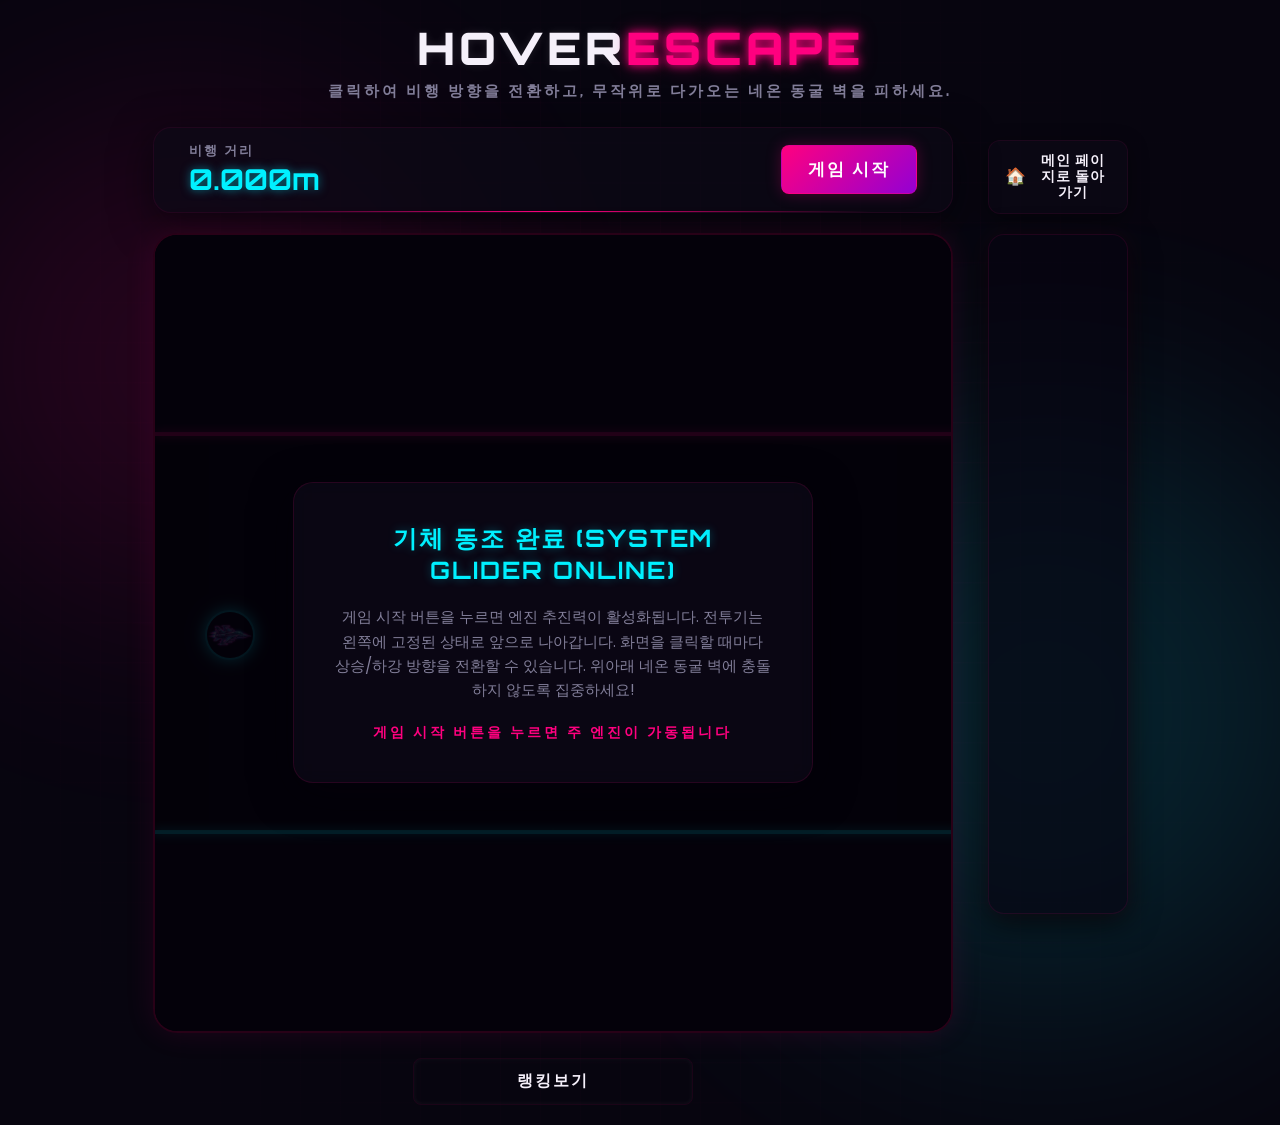
<file: HoverEscape/HoverEscape.html>
<!DOCTYPE html>
<html lang="ko">

<head>
  <meta charset="UTF-8">
  <meta name="viewport" content="width=device-width, initial-scale=1.0">
  <meta name="description"
    content="HoverEscape - A premium neon-glow procedural cave glider game. Pilot your futuristic fighter to dodge organic caverns!">
  <title>HoverEscape - Neon Cave Glider</title>

  <!-- Premium Fonts -->
  <link rel="preconnect" href="https://fonts.googleapis.com">
  <link rel="preconnect" href="https://fonts.gstatic.com" crossorigin>
  <link
    href="https://fonts.googleapis.com/css2?family=Orbitron:wght@400;700;900&family=Poppins:wght@300;400;600;800&family=Rajdhani:wght@500;700&display=swap"
    rel="stylesheet">

  <!-- Synthwave Stylesheet -->
  <link rel="stylesheet" href="style.css">

  <!-- Physics & Rendering Engine -->
  <script src="app.js" defer></script>
</head>

<body>

  <!-- Tech Matrix Grid Background -->
  <div class="grid-background"></div>
  <div class="glow-orb orb-pink"></div>
  <div class="glow-orb orb-cyan"></div>

  <div class="app-container animate-fade-in">
    <!-- Header Logo -->
    <header class="app-header">
      <h1 class="logo">HOVER<span class="neon-pink">ESCAPE</span></h1>
      <p class="tagline">클릭하여 비행 방향을 전환하고, 무작위로 다가오는 네온 동굴 벽을 피하세요.</p>
    </header>

    <!-- Main Horizontal Layout Wrapper -->
    <div class="main-layout-wrapper">

      <!-- Left Gameplay Column -->
      <main class="game-wrapper">

        <!-- Top Stats Dashboard -->
        <div class="control-panel glassmorphism" id="top-panel">
          <div class="stat-box distance-box" id="distance-display">
            <span class="stat-label">비행 거리</span>
            <span id="distance-count" class="stat-value neon-cyan">0.000m</span>
          </div>

          <button id="start-btn" class="btn btn-primary glow-btn" aria-label="Start Game">게임 시작</button>
        </div>

        <!-- 800x800 Interactive Viewport -->
        <div id="game-viewport" class="viewport-boundary">
          <!-- Procedural Neon Cave Canvas -->
          <canvas id="game-canvas" width="800" height="800"></canvas>

          <!-- Absolute Positioned Jet Fighter -->
          <img id="airplane" src="airplane.png" alt="Neon Jet Fighter" class="airplane-element"
            style="transform: translate3d(50px, 375px, 0) rotate(0deg);">

          <!-- Welcome Instruction Overlay -->
          <div id="viewport-overlay" class="viewport-overlay-content">
            <div class="instructions-card glassmorphism">
              <h3>기체 동조 완료 (SYSTEM GLIDER ONLINE)</h3>
              <p>게임 시작 버튼을 누르면 엔진 추진력이 활성화됩니다. 전투기는 왼쪽에 고정된 상태로 앞으로 나아갑니다. 화면을 클릭할 때마다 상승/하강 방향을 전환할 수 있습니다. 위아래 네온 동굴
                벽에 충돌하지 않도록 집중하세요!</p>
              <span class="blink-text">게임 시작 버튼을 누르면 주 엔진이 가동됩니다</span>
            </div>
          </div>
        </div>

        <!-- Bottom Footer Controls -->
        <footer class="footer-panel" id="bottom-panel">
          <button id="rankings-btn" class="btn btn-secondary glass-btn" aria-label="Open Leaderboard">랭킹보기</button>
        </footer>

      </main>

      <!-- Right Aside Ad Panel -->
      <aside class="ad-side-panel">
        <a href="../index.html" class="home-btn" aria-label="Go to Main Hub">
          <span class="home-icon">🏠</span> 메인 페이지로 돌아가기
        </a>
        <div class="ad-banner-container glassmorphism" aria-label="Sponsored Advertisement">
          <script src="https://ads-partners.coupang.com/g.js"></script>
          <script>
            new PartnersCoupang.G({ "id": 992758, "template": "carousel", "trackingCode": "AF6385769", "width": "140", "height": "680", "tsource": "" });
          </script>
        </div>
      </aside>

    </div>
  </div>

  <!-- Modal 1: Game Over / Score Registry -->
  <div id="game-over-modal" class="modal" role="dialog" aria-modal="true" aria-labelledby="modal-over-title">
    <div class="modal-backdrop"></div>
    <div class="modal-content glassmorphism animate-zoom-in">
      <div class="modal-glow glow-pink"></div>
      <h2 id="modal-over-title" class="modal-title neon-pink-text">임무 실패 (SYSTEM OVER)</h2>

      <p class="congrats-tag">전투기가 파괴되었습니다. 동굴 외벽과의 격렬한 충돌이 감지되었습니다.</p>

      <div class="clear-stats">
        <span class="clear-label">글라이더 비행 거리</span>
        <span id="final-distance" class="clear-value neon-cyan-text">0.000m</span>
      </div>

      <div class="input-form">
        <label for="player-name" class="input-label">기록 등록을 위한 플레이어명 입력</label>
        <div class="input-row">
          <input type="text" id="player-name" placeholder="이름을 입력하세요" maxlength="12" autocomplete="off">
          <button id="save-record-btn" class="btn btn-accent glow-btn-pink">기록 등록</button>
        </div>
        <p id="save-status" class="status-message"></p>
      </div>
    </div>
  </div>

  <!-- Modal 2: Hall of Fame Rankings -->
  <div id="rankings-modal" class="modal" role="dialog" aria-modal="true" aria-labelledby="modal-rank-title">
    <div class="modal-backdrop"></div>
    <div class="modal-content glassmorphism rankings-content animate-zoom-in">
      <div class="modal-header">
        <h2 id="modal-rank-title" class="modal-title neon-pink-text">명예의 전당 (HALL OF FAME)</h2>
        <button class="close-btn" id="close-rankings-btn" aria-label="Close Modal">&times;</button>
      </div>

      <div class="leaderboard-wrapper">
        <table class="leaderboard-table">
          <thead>
            <tr>
              <th scope="col">순위</th>
              <th scope="col">파일럿</th>
              <th scope="col">비행 거리</th>
              <th scope="col">등록일</th>
            </tr>
          </thead>
          <tbody id="rankings-list">
            <!-- Dynamic Injections from LocalStorage -->
          </tbody>
        </table>
        <div id="no-rankings" class="no-data hidden">
          <span class="cyber-icon">!</span>
          <p>등록된 비행 기록이 없습니다. 지금 출격하여 첫 번째 비행 로그를 남겨 보세요!</p>
        </div>
      </div>
    </div>
  </div>

  <!-- Fullscreen Warning Modal -->
  <div class="fullscreen-warning-modal" id="fullscreen-warning-modal">
    <div class="fullscreen-warning-card">
      <div class="modal-icon-container-yellow">
        <svg width="34" height="34" viewBox="0 0 24 24" fill="none" stroke="currentColor" stroke-width="2" stroke-linecap="round" stroke-linejoin="round">
          <path d="M8 3H5a2 2 0 0 0-2 2v3m18 0V5a2 2 0 0 0-2-2h-3m0 18h3a2 2 0 0 0 2-2v-3M3 16v3a2 2 0 0 0 2 2h3"></path>
        </svg>
      </div>
      <h2 class="modal-title-yellow">FULLSCREEN <span class="yellow">REQUIRED</span></h2>
      <p class="modal-message">전체화면으로 변경해 주세요.</p>
      <button class="modal-btn-yellow" id="close-fs-modal-btn">GO FULLSCREEN</button>
    </div>
  </div>

  <style>
    /* ==========================================================================
       Fullscreen warning modal (Self-contained defaults)
       ========================================================================== */
    .fullscreen-warning-modal {
      --modal-glass-bg: rgba(12, 8, 22, 0.9);
      --modal-neon-yellow: #ffff00;
      --modal-text-main: #f5f0fa;
      --modal-text-muted: #827e99;
      position: fixed;
      top: 0;
      left: 0;
      width: 100vw;
      height: 100vh;
      background: rgba(3, 2, 6, 0.9);
      backdrop-filter: blur(15px) saturate(180%);
      -webkit-backdrop-filter: blur(15px) saturate(180%);
      display: flex;
      justify-content: center;
      align-items: center;
      z-index: 999999;
      opacity: 0;
      pointer-events: none;
      transition: opacity 0.4s cubic-bezier(0.16, 1, 0.3, 1);
    }

    .fullscreen-warning-modal.active {
      opacity: 1;
      pointer-events: auto;
    }

    .fullscreen-warning-card {
      background: var(--modal-glass-bg);
      backdrop-filter: blur(25px) saturate(180%);
      -webkit-backdrop-filter: blur(25px) saturate(180%);
      border: 2px solid var(--modal-neon-yellow);
      border-radius: 28px;
      padding: 45px 35px;
      width: 90%;
      max-width: 460px;
      text-align: center;
      box-shadow: 0 0 35px rgba(255, 234, 0, 0.25), inset 0 0 20px rgba(255, 234, 0, 0.1);
      transform: translateY(30px) scale(0.9);
      transition: transform 0.4s cubic-bezier(0.175, 0.885, 0.32, 1.15);
      position: relative;
    }

    .fullscreen-warning-modal.active .fullscreen-warning-card {
      transform: translateY(0) scale(1);
    }

    .modal-icon-container-yellow {
      width: 76px;
      height: 76px;
      margin: 0 auto 25px auto;
      border-radius: 50%;
      display: flex;
      align-items: center;
      justify-content: center;
      border: 2px solid var(--modal-neon-yellow);
      box-shadow: 0 0 20px rgba(255, 234, 0, 0.3), inset 0 0 10px rgba(255, 234, 0, 0.1);
      color: var(--modal-neon-yellow);
      background: rgba(255, 234, 0, 0.03);
      animation: pulse-glow-yellow-game 2s infinite ease-in-out;
    }

    @keyframes pulse-glow-yellow-game {
      0%, 100% {
        box-shadow: 0 0 15px rgba(255, 234, 0, 0.2), inset 0 0 5px rgba(255, 234, 0, 0.05);
        transform: scale(1);
      }
      50% {
        box-shadow: 0 0 25px rgba(255, 234, 0, 0.5), inset 0 0 15px rgba(255, 234, 0, 0.2);
        transform: scale(1.05);
      }
    }

    .modal-title-yellow {
      font-family: 'Orbitron', 'Poppins', sans-serif;
      font-weight: 900;
      font-size: 1.6rem;
      letter-spacing: 3px;
      color: var(--modal-text-main);
      margin-bottom: 15px;
      text-shadow: 0 0 10px rgba(255, 255, 255, 0.15);
    }

    .modal-title-yellow span.yellow {
      color: var(--modal-neon-yellow);
      text-shadow: 0 0 12px var(--modal-neon-yellow), 0 0 24px rgba(255, 234, 0, 0.3);
    }

    .modal-message {
      font-family: 'Poppins', sans-serif;
      font-size: 1rem;
      line-height: 1.6;
      color: var(--modal-text-muted);
      margin-bottom: 30px;
      word-break: keep-all;
    }

    .modal-btn-yellow {
      font-family: 'Rajdhani', 'Poppins', sans-serif;
      font-weight: 700;
      font-size: 1rem;
      letter-spacing: 2px;
      padding: 13px 35px;
      border-radius: 12px;
      border: 1px solid var(--modal-neon-yellow);
      background: linear-gradient(135deg, var(--modal-neon-yellow), #ff9000);
      color: #030206;
      cursor: pointer;
      width: 100%;
      transition: all 0.3s cubic-bezier(0.25, 0.8, 0.25, 1);
      box-shadow: 0 0 15px rgba(255, 234, 0, 0.3);
      outline: none;
    }

    .modal-btn-yellow:hover {
      box-shadow: 0 0 25px rgba(255, 234, 0, 0.6);
      transform: scale(1.02);
      border-color: #ffff33;
    }

    .modal-btn-yellow:active {
      transform: scale(0.98);
    }
  </style>

  <script>
    document.addEventListener('DOMContentLoaded', () => {
      // Check if browser is NOT PC
      const userAgent = navigator.userAgent || navigator.vendor || window.opera;
      const isMobile = /android|avantgo|blackberry|iemobile|ipad|iphone|ipod|j2me|midp|mmp|mobile|o2|opera mini|palm|plucker|pocket|psp|smartphone|symbian|treo|up\.browser|up\.link|vodafone|wap|windows ce|xda|xiino/i.test(userAgent) ||
                      (/Macintosh/i.test(userAgent) && navigator.maxTouchPoints > 1) || // iPad Pro, etc.
                      (window.innerWidth <= 1024 && ('ontouchstart' in window || navigator.maxTouchPoints > 0));

      if (!isMobile) {
        // Desktop/PC browser: check for fullscreen
        const fsModal = document.getElementById('fullscreen-warning-modal');
        const fsBtn = document.getElementById('close-fs-modal-btn');

        function checkIsFullscreen() {
          const apiFullscreen = !!(
            document.fullscreenElement ||
            document.webkitFullscreenElement ||
            document.mozFullScreenElement ||
            document.msFullscreenElement
          );
          if (apiFullscreen) return true;

          const widthDiff = Math.abs(window.innerWidth - window.screen.width);
          const heightDiff = Math.abs(window.innerHeight - window.screen.height);
          const outerWidthDiff = Math.abs(window.outerWidth - window.screen.width);
          const outerHeightDiff = Math.abs(window.outerHeight - window.screen.height);

          return (widthDiff <= 8 && heightDiff <= 8) || (outerWidthDiff <= 8 && outerHeightDiff <= 8);
        }

        function updateFullscreenModal() {
          if (checkIsFullscreen()) {
            fsModal.classList.remove('active');
          } else {
            fsModal.classList.add('active');
          }
        }

        // Delay initial check slightly for smooth loading and user orientation
        setTimeout(updateFullscreenModal, 800);

        // Listen to resizing and fullscreen state changes
        window.addEventListener('resize', updateFullscreenModal);
        document.addEventListener('fullscreenchange', updateFullscreenModal);
        document.addEventListener('webkitfullscreenchange', updateFullscreenModal);
        document.addEventListener('mozfullscreenchange', updateFullscreenModal);
        document.addEventListener('MSFullscreenChange', updateFullscreenModal);

        // Request fullscreen on button click
        fsBtn.addEventListener('click', () => {
          const elem = document.documentElement;
          if (elem.requestFullscreen) {
            elem.requestFullscreen();
          } else if (elem.webkitRequestFullscreen) {
            elem.webkitRequestFullscreen();
          } else if (elem.msRequestFullscreen) {
            elem.msRequestFullscreen();
          } else {
            fsModal.classList.remove('active');
          }
        });
      }
    });
  </script>
</body>

</html>
</file>
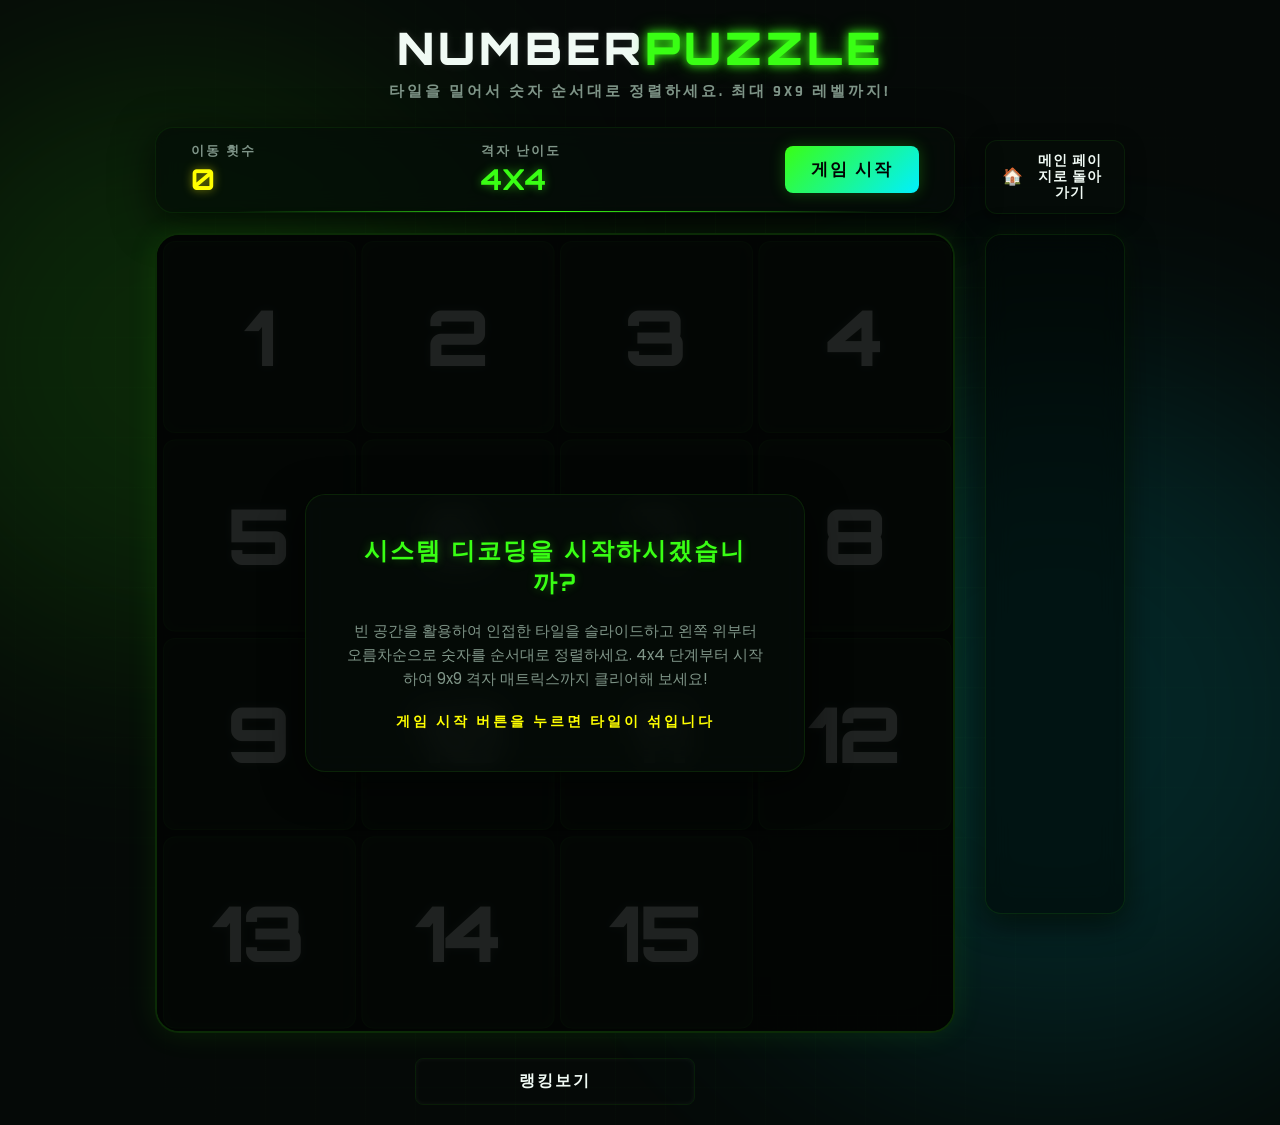
<file: NumberPuzzle/NumberPuzzle.html>
<!DOCTYPE html>
<html lang="ko">
<head>
  <meta charset="UTF-8">
  <meta name="viewport" content="width=device-width, initial-scale=1.0">
  <meta name="description" content="NumberPuzzle - A high-fidelity neon sliding puzzle game. Challenge your logical thinking from 4x4 up to 9x9 grid stages!">
  <title>NumberPuzzle - Neon Sliding Puzzle</title>
  
  <!-- Premium Fonts -->
  <link rel="preconnect" href="https://fonts.googleapis.com">
  <link rel="preconnect" href="https://fonts.gstatic.com" crossorigin>
  <link href="https://fonts.googleapis.com/css2?family=Orbitron:wght@400;700;900&family=Poppins:wght@300;400;600;800&family=Rajdhani:wght@500;700&display=swap" rel="stylesheet">
  
  <!-- Custom Neon Theme CSS -->
  <link rel="stylesheet" href="style.css">
  
  <!-- Dynamic Logic JS -->
  <script src="app.js" defer></script>
</head>
<body>

  <!-- Tech Grid Background -->
  <div class="grid-background"></div>
  <div class="glow-orb orb-emerald"></div>
  <div class="glow-orb orb-cobalt"></div>

  <div class="app-container animate-fade-in">
    <!-- Header Logo -->
    <header class="app-header">
      <h1 class="logo">NUMBER<span class="neon-emerald">PUZZLE</span></h1>
      <p class="tagline">타일을 밀어서 숫자 순서대로 정렬하세요. 최대 9X9 레벨까지!</p>
    </header>

    <!-- Main Layout Wrapper (Flex Container) -->
    <div class="main-layout-wrapper">
      
      <!-- Main Game Board Frame & Indicators -->
      <main class="game-wrapper">
        
        <!-- Top Indicator & Control Dashboard -->
        <div class="control-panel glassmorphism" id="top-panel">
          <div class="stat-box moves-box" id="moves-display">
            <span class="stat-label">이동 횟수</span>
            <span id="moves-count" class="stat-value neon-yellow">0</span>
          </div>
          
          <div class="stat-box level-box" id="level-display">
            <span class="stat-label">격자 난이도</span>
            <span id="level-text" class="stat-value neon-emerald">4X4</span>
          </div>
          
          <button id="start-btn" class="btn btn-primary glow-btn" aria-label="Start Game">게임 시작</button>
        </div>

        <!-- 800x800 Viewport Board -->
        <div id="puzzle-board" class="board-boundary">
          <!-- Interactive slide tiles will be dynamically injected here by app.js -->
          
          <!-- Welcome Overlay (Hidden once game is active) -->
          <div id="board-overlay" class="board-overlay-content">
            <div class="overlay-card glassmorphism">
              <h3>시스템 디코딩을 시작하시겠습니까?</h3>
              <p>빈 공간을 활용하여 인접한 타일을 슬라이드하고 왼쪽 위부터 오름차순으로 숫자를 순서대로 정렬하세요. 4x4 단계부터 시작하여 9x9 격자 매트릭스까지 클리어해 보세요!</p>
              <span class="blink-text">게임 시작 버튼을 누르면 타일이 섞입니다</span>
            </div>
          </div>
        </div>

        <!-- Bottom Control Panel -->
        <footer class="footer-panel" id="bottom-panel">
          <button id="rankings-btn" class="btn btn-secondary glass-btn" aria-label="Open Hall of Fame">랭킹보기</button>
        </footer>

      </main>

      <!-- Right Aside Ad Panel -->
      <aside class="ad-side-panel">
        <a href="../index.html" class="home-btn" aria-label="Go to Main Hub">
          <span class="home-icon">🏠</span> 메인 페이지로 돌아가기
        </a>
        <div class="ad-banner-container glassmorphism" aria-label="Sponsored Advertisement">
          <script src="https://ads-partners.coupang.com/g.js"></script>
          <script>
            new PartnersCoupang.G({"id":992758,"template":"carousel","trackingCode":"AF6385769","width":"140","height":"680","tsource":""});
          </script>
        </div>
      </aside>

    </div>
  </div>
  
  <!-- Modal 1: Stage Clear (4x4 to 8x8 Stages) -->
  <div id="stage-clear-modal" class="modal" role="dialog" aria-modal="true" aria-labelledby="stage-clear-title">
    <div class="modal-backdrop"></div>
    <div class="modal-content glassmorphism animate-zoom-in">
      <div class="modal-glow glow-emerald"></div>
      <h2 id="stage-clear-title" class="modal-title neon-emerald-text">스테이지 해독 성공 (STAGE DECODED)</h2>
      
      <div class="clear-stats">
        <span class="clear-label">이번 스테이지 이동 횟수</span>
        <span id="stage-moves" class="clear-value neon-yellow-text">0</span>
      </div>
      
      <div class="modal-action-row">
        <button id="next-stage-btn" class="btn btn-accent glow-btn-emerald">다음 스테이지</button>
      </div>
    </div>
  </div>

  <!-- Modal 2: Grand Victory / Final Game Clear (9x9 Level) -->
  <div id="grand-clear-modal" class="modal" role="dialog" aria-modal="true" aria-labelledby="grand-clear-title">
    <div class="modal-backdrop"></div>
    <div class="modal-content glassmorphism animate-zoom-in">
      <div class="modal-glow glow-gold"></div>
      <h2 id="grand-clear-title" class="modal-title neon-gold-text">최종 격자 해독 성공 (GRAND DECIPHER)</h2>
      
      <p class="congrats-tag">축하합니다! 최종 단계인 9X9 격자 매트릭스를 완전히 해독하셨습니다!</p>
      
      <div class="clear-stats">
        <span class="clear-label">총 누적 이동 횟수</span>
        <span id="final-total-moves" class="clear-value neon-yellow-text">0</span>
      </div>
      
      <div class="input-form">
        <label for="player-name" class="input-label">기록 등록을 위한 플레이어명 입력</label>
        <div class="input-row">
          <input type="text" id="player-name" placeholder="이름을 입력하세요" maxlength="12" autocomplete="off">
          <button id="save-record-btn" class="btn btn-accent glow-btn-gold">기록 등록</button>
        </div>
        <p id="save-status" class="status-message"></p>
      </div>
    </div>
  </div>

  <!-- Modal 3: Leaderboard (Hall of Fame Rankings) -->
  <div id="rankings-modal" class="modal" role="dialog" aria-modal="true" aria-labelledby="rankings-title">
    <div class="modal-backdrop"></div>
    <div class="modal-content glassmorphism rankings-content animate-zoom-in">
      <div class="modal-header">
        <h2 id="rankings-title" class="modal-title neon-emerald-text">명예의 전당 (HALL OF FAME)</h2>
        <button class="close-btn" id="close-rankings-btn" aria-label="Close Modal">&times;</button>
      </div>
      
      <div class="leaderboard-wrapper">
        <table class="leaderboard-table">
          <thead>
            <tr>
              <th scope="col">순위</th>
              <th scope="col">플레이어</th>
              <th scope="col">총 이동 횟수</th>
              <th scope="col">등록일</th>
            </tr>
          </thead>
          <tbody id="rankings-list">
            <!-- Dynamic Injection from LocalStorage -->
          </tbody>
        </table>
        <div id="no-rankings" class="no-data hidden">
          <span class="cyber-icon">!</span>
          <p>등록된 기록이 없습니다. 9x9 최종 레벨까지 해결하여 첫 명예의 전당의 주인이 되어 보세요!</p>
        </div>
      </div>
    </div>
  </div>

  <!-- Fullscreen Warning Modal -->
  <div class="fullscreen-warning-modal" id="fullscreen-warning-modal">
    <div class="fullscreen-warning-card">
      <div class="modal-icon-container-yellow">
        <svg width="34" height="34" viewBox="0 0 24 24" fill="none" stroke="currentColor" stroke-width="2" stroke-linecap="round" stroke-linejoin="round">
          <path d="M8 3H5a2 2 0 0 0-2 2v3m18 0V5a2 2 0 0 0-2-2h-3m0 18h3a2 2 0 0 0 2-2v-3M3 16v3a2 2 0 0 0 2 2h3"></path>
        </svg>
      </div>
      <h2 class="modal-title-yellow">FULLSCREEN <span class="yellow">REQUIRED</span></h2>
      <p class="modal-message">전체화면으로 변경해 주세요.</p>
      <button class="modal-btn-yellow" id="close-fs-modal-btn">GO FULLSCREEN</button>
    </div>
  </div>

  <style>
    /* ==========================================================================
       Fullscreen warning modal (Self-contained defaults)
       ========================================================================== */
    .fullscreen-warning-modal {
      --modal-glass-bg: rgba(12, 8, 22, 0.9);
      --modal-neon-yellow: #ffff00;
      --modal-text-main: #f5f0fa;
      --modal-text-muted: #827e99;
      position: fixed;
      top: 0;
      left: 0;
      width: 100vw;
      height: 100vh;
      background: rgba(3, 2, 6, 0.9);
      backdrop-filter: blur(15px) saturate(180%);
      -webkit-backdrop-filter: blur(15px) saturate(180%);
      display: flex;
      justify-content: center;
      align-items: center;
      z-index: 999999;
      opacity: 0;
      pointer-events: none;
      transition: opacity 0.4s cubic-bezier(0.16, 1, 0.3, 1);
    }

    .fullscreen-warning-modal.active {
      opacity: 1;
      pointer-events: auto;
    }

    .fullscreen-warning-card {
      background: var(--modal-glass-bg);
      backdrop-filter: blur(25px) saturate(180%);
      -webkit-backdrop-filter: blur(25px) saturate(180%);
      border: 2px solid var(--modal-neon-yellow);
      border-radius: 28px;
      padding: 45px 35px;
      width: 90%;
      max-width: 460px;
      text-align: center;
      box-shadow: 0 0 35px rgba(255, 234, 0, 0.25), inset 0 0 20px rgba(255, 234, 0, 0.1);
      transform: translateY(30px) scale(0.9);
      transition: transform 0.4s cubic-bezier(0.175, 0.885, 0.32, 1.15);
      position: relative;
    }

    .fullscreen-warning-modal.active .fullscreen-warning-card {
      transform: translateY(0) scale(1);
    }

    .modal-icon-container-yellow {
      width: 76px;
      height: 76px;
      margin: 0 auto 25px auto;
      border-radius: 50%;
      display: flex;
      align-items: center;
      justify-content: center;
      border: 2px solid var(--modal-neon-yellow);
      box-shadow: 0 0 20px rgba(255, 234, 0, 0.3), inset 0 0 10px rgba(255, 234, 0, 0.1);
      color: var(--modal-neon-yellow);
      background: rgba(255, 234, 0, 0.03);
      animation: pulse-glow-yellow-game 2s infinite ease-in-out;
    }

    @keyframes pulse-glow-yellow-game {
      0%, 100% {
        box-shadow: 0 0 15px rgba(255, 234, 0, 0.2), inset 0 0 5px rgba(255, 234, 0, 0.05);
        transform: scale(1);
      }
      50% {
        box-shadow: 0 0 25px rgba(255, 234, 0, 0.5), inset 0 0 15px rgba(255, 234, 0, 0.2);
        transform: scale(1.05);
      }
    }

    .modal-title-yellow {
      font-family: 'Orbitron', 'Poppins', sans-serif;
      font-weight: 900;
      font-size: 1.6rem;
      letter-spacing: 3px;
      color: var(--modal-text-main);
      margin-bottom: 15px;
      text-shadow: 0 0 10px rgba(255, 255, 255, 0.15);
    }

    .modal-title-yellow span.yellow {
      color: var(--modal-neon-yellow);
      text-shadow: 0 0 12px var(--modal-neon-yellow), 0 0 24px rgba(255, 234, 0, 0.3);
    }

    .modal-message {
      font-family: 'Poppins', sans-serif;
      font-size: 1rem;
      line-height: 1.6;
      color: var(--modal-text-muted);
      margin-bottom: 30px;
      word-break: keep-all;
    }

    .modal-btn-yellow {
      font-family: 'Rajdhani', 'Poppins', sans-serif;
      font-weight: 700;
      font-size: 1rem;
      letter-spacing: 2px;
      padding: 13px 35px;
      border-radius: 12px;
      border: 1px solid var(--modal-neon-yellow);
      background: linear-gradient(135deg, var(--modal-neon-yellow), #ff9000);
      color: #030206;
      cursor: pointer;
      width: 100%;
      transition: all 0.3s cubic-bezier(0.25, 0.8, 0.25, 1);
      box-shadow: 0 0 15px rgba(255, 234, 0, 0.3);
      outline: none;
    }

    .modal-btn-yellow:hover {
      box-shadow: 0 0 25px rgba(255, 234, 0, 0.6);
      transform: scale(1.02);
      border-color: #ffff33;
    }

    .modal-btn-yellow:active {
      transform: scale(0.98);
    }
  </style>

  <script>
    document.addEventListener('DOMContentLoaded', () => {
      // Check if browser is NOT PC
      const userAgent = navigator.userAgent || navigator.vendor || window.opera;
      const isMobile = /android|avantgo|blackberry|iemobile|ipad|iphone|ipod|j2me|midp|mmp|mobile|o2|opera mini|palm|plucker|pocket|psp|smartphone|symbian|treo|up\.browser|up\.link|vodafone|wap|windows ce|xda|xiino/i.test(userAgent) ||
                      (/Macintosh/i.test(userAgent) && navigator.maxTouchPoints > 1) || // iPad Pro, etc.
                      (window.innerWidth <= 1024 && ('ontouchstart' in window || navigator.maxTouchPoints > 0));

      if (!isMobile) {
        // Desktop/PC browser: check for fullscreen
        const fsModal = document.getElementById('fullscreen-warning-modal');
        const fsBtn = document.getElementById('close-fs-modal-btn');

        function checkIsFullscreen() {
          const apiFullscreen = !!(
            document.fullscreenElement ||
            document.webkitFullscreenElement ||
            document.mozFullScreenElement ||
            document.msFullscreenElement
          );
          if (apiFullscreen) return true;

          const widthDiff = Math.abs(window.innerWidth - window.screen.width);
          const heightDiff = Math.abs(window.innerHeight - window.screen.height);
          const outerWidthDiff = Math.abs(window.outerWidth - window.screen.width);
          const outerHeightDiff = Math.abs(window.outerHeight - window.screen.height);

          return (widthDiff <= 8 && heightDiff <= 8) || (outerWidthDiff <= 8 && outerHeightDiff <= 8);
        }

        function updateFullscreenModal() {
          if (checkIsFullscreen()) {
            fsModal.classList.remove('active');
          } else {
            fsModal.classList.add('active');
          }
        }

        // Delay initial check slightly for smooth loading and user orientation
        setTimeout(updateFullscreenModal, 800);

        // Listen to resizing and fullscreen state changes
        window.addEventListener('resize', updateFullscreenModal);
        document.addEventListener('fullscreenchange', updateFullscreenModal);
        document.addEventListener('webkitfullscreenchange', updateFullscreenModal);
        document.addEventListener('mozfullscreenchange', updateFullscreenModal);
        document.addEventListener('MSFullscreenChange', updateFullscreenModal);

        // Request fullscreen on button click
        fsBtn.addEventListener('click', () => {
          const elem = document.documentElement;
          if (elem.requestFullscreen) {
            elem.requestFullscreen();
          } else if (elem.webkitRequestFullscreen) {
            elem.webkitRequestFullscreen();
          } else if (elem.msRequestFullscreen) {
            elem.msRequestFullscreen();
          } else {
            fsModal.classList.remove('active');
          }
        });
      }
    });
  </script>
</body>
</html>
</file>
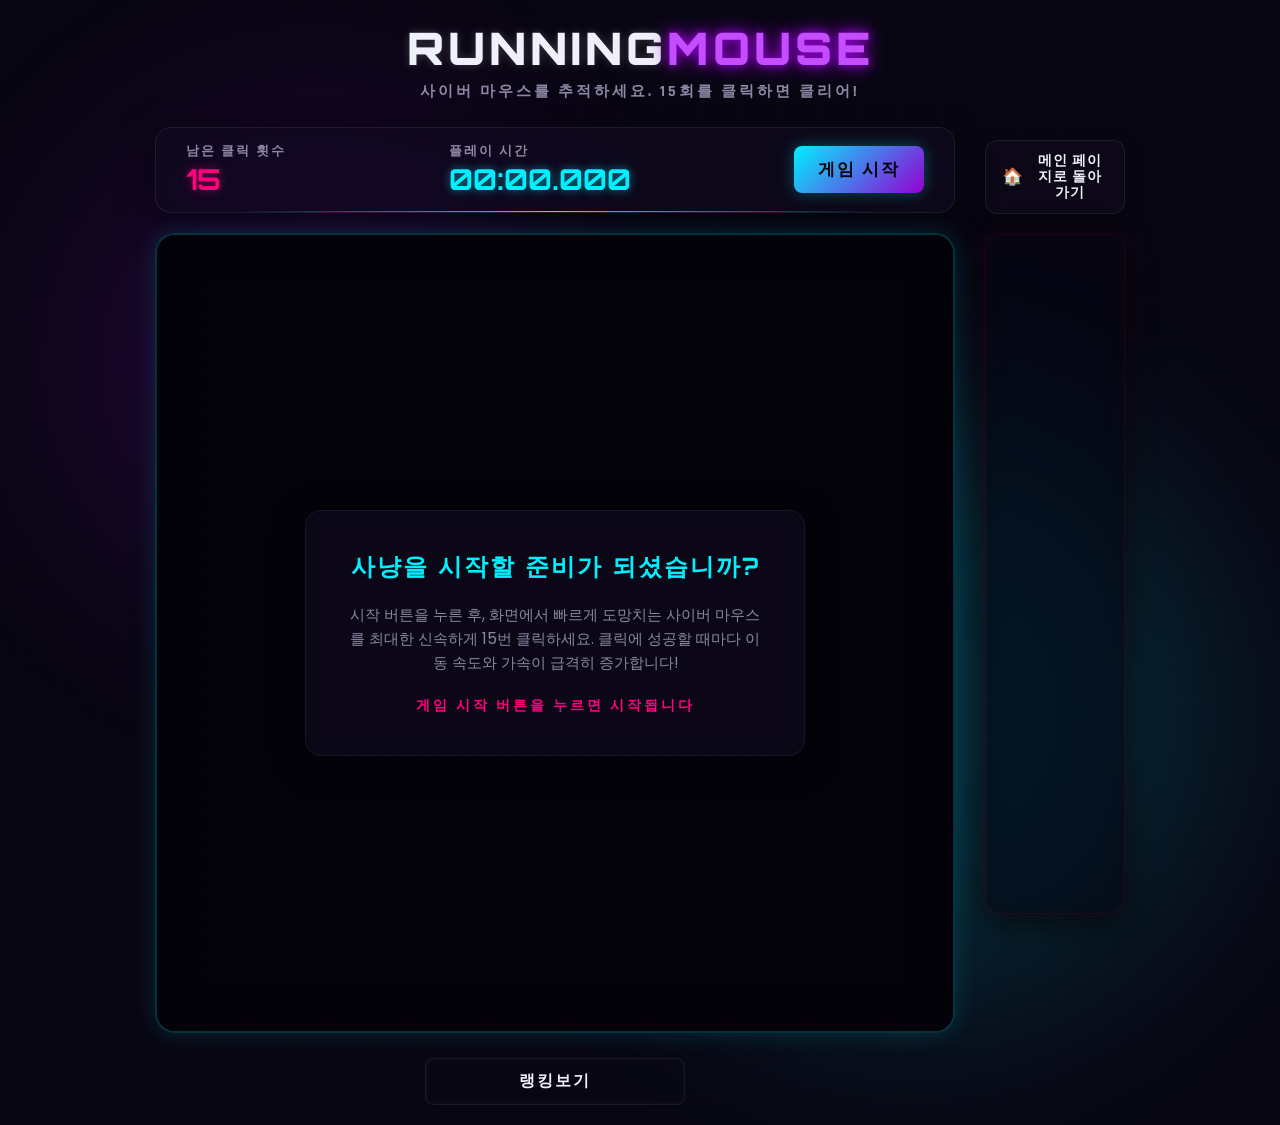
<file: RunningMouse/RunningMouse.html>
<!DOCTYPE html>
<html lang="ko">
<head>
  <meta charset="UTF-8">
  <meta name="viewport" content="width=device-width, initial-scale=1.0">
  <meta name="description" content="RunningMouse - A premium cyber neon style reaction web game. Catch the fast-running mouse in 15 clicks!">
  <title>RunningMouse - Cyber Reaction Game</title>
  
  <!-- Premium Fonts -->
  <link rel="preconnect" href="https://fonts.googleapis.com">
  <link rel="preconnect" href="https://fonts.gstatic.com" crossorigin>
  <link href="https://fonts.googleapis.com/css2?family=Orbitron:wght@400;700;900&family=Poppins:wght@300;400;600;800&family=Rajdhani:wght@500;700&display=swap" rel="stylesheet">
  
  <!-- CSS Stylesheet -->
  <link rel="stylesheet" href="style.css">
  
  <!-- JS Script (deferred) -->
  <script src="app.js" defer></script>
</head>
<body>
  
  <!-- Synthwave Background Effects -->
  <div class="grid-background"></div>
  <div class="glow-orb orb-1"></div>
  <div class="glow-orb orb-2"></div>

  <div class="app-container animate-fade-in">
    <!-- Header -->
    <header class="app-header">
      <h1 class="logo" id="app-title">RUNNING<span class="neon-purple">MOUSE</span></h1>
      <p class="tagline">사이버 마우스를 추적하세요. 15회를 클릭하면 클리어!</p>
    </header>
    
    <!-- Main Layout Wrapper (Flex Container) -->
    <div class="main-layout-wrapper">
      
      <!-- Main game frame and controls -->
      <main class="game-wrapper">
        
        <!-- Top control panel -->
        <div class="control-panel glassmorphism" id="top-panel">
          <div class="stat-box clicks-box" id="clicks-display">
            <span class="stat-label">남은 클릭 횟수</span>
            <span id="clicks-left" class="stat-value neon-pink">15</span>
          </div>
          
          <div class="stat-box timer-box" id="timer-display">
            <span class="stat-label">플레이 시간</span>
            <span id="play-time" class="stat-value neon-cyan">00:00.000</span>
          </div>
          
          <button id="start-btn" class="btn btn-primary glow-btn" aria-label="Start Game">게임 시작</button>
        </div>
        
        <!-- 800x800 Game Viewport -->
        <div id="game-viewport" class="viewport-boundary">
          <!-- Grid pattern inside viewport -->
          <div class="viewport-grid"></div>
          
          <!-- Target Mouse (Hidden until game starts) -->
          <img id="game-mouse" src="mouse.png" alt="Running Cyber Mouse" class="mouse-element hidden">
          
          <!-- Game Instruction Overlay -->
          <div id="viewport-overlay" class="viewport-overlay-content">
            <div class="instructions-card glassmorphism">
              <h3>사냥을 시작할 준비가 되셨습니까?</h3>
              <p>시작 버튼을 누른 후, 화면에서 빠르게 도망치는 사이버 마우스를 최대한 신속하게 15번 클릭하세요. 클릭에 성공할 때마다 이동 속도와 가속이 급격히 증가합니다!</p>
              <span class="blink-text">게임 시작 버튼을 누르면 시작됩니다</span>
            </div>
          </div>
        </div>
        
        <!-- Bottom control panel -->
        <footer class="footer-panel" id="bottom-panel">
          <button id="rankings-btn" class="btn btn-secondary glass-btn" aria-label="Open Leaderboard">랭킹보기</button>
        </footer>
  
      </main>
  
      <!-- Right Aside Ad Panel -->
      <aside class="ad-side-panel">
        <a href="../index.html" class="home-btn" aria-label="Go to Main Hub">
          <span class="home-icon">🏠</span> 메인 페이지로 돌아가기
        </a>
        <div class="ad-banner-container glassmorphism" aria-label="Sponsored Advertisement">
          <script src="https://ads-partners.coupang.com/g.js"></script>
          <script>
            new PartnersCoupang.G({"id":992758,"template":"carousel","trackingCode":"AF6385769","width":"140","height":"680","tsource":""});
          </script>
        </div>
      </aside>
  
    </div>
  </div>
  
  <!-- Modal: Game Clear / Score submission -->
  <div id="clear-modal" class="modal" role="dialog" aria-modal="true" aria-labelledby="modal-clear-title">
    <div class="modal-backdrop"></div>
    <div class="modal-content glassmorphism animate-zoom-in">
      <div class="modal-glow"></div>
      <h2 id="modal-clear-title" class="modal-title neon-green-text">동기화 완료 (SYSTEM CLEAR)</h2>
      
      <div class="clear-stats">
        <span class="clear-label">기록된 경과 시간</span>
        <span id="final-time" class="clear-time neon-cyan-text">00:00.000</span>
      </div>
      
      <div class="input-form">
        <label for="player-name" class="input-label">기록 등록을 위한 플레이어명 입력</label>
        <div class="input-row">
          <input type="text" id="player-name" placeholder="이름을 입력하세요" maxlength="12" autocomplete="off">
          <button id="save-record-btn" class="btn btn-accent glow-btn-green">기록 등록</button>
        </div>
        <p id="save-status" class="status-message"></p>
      </div>
    </div>
  </div>
  
  <!-- Modal: Leaderboard rankings -->
  <div id="rankings-modal" class="modal" role="dialog" aria-modal="true" aria-labelledby="modal-rank-title">
    <div class="modal-backdrop"></div>
    <div class="modal-content glassmorphism rankings-content animate-zoom-in">
      <div class="modal-header">
        <h2 id="modal-rank-title" class="modal-title neon-purple-text">명예의 전당 (HALL OF FAME)</h2>
        <button class="close-btn" id="close-rankings-btn" aria-label="Close Modal">&times;</button>
      </div>
      
      <div class="leaderboard-wrapper">
        <table class="leaderboard-table">
          <thead>
            <tr>
              <th scope="col">순위</th>
              <th scope="col">플레이어</th>
              <th scope="col">기록 시간</th>
              <th scope="col">등록일</th>
            </tr>
          </thead>
          <tbody id="rankings-list">
            <!-- Injected via JavaScript -->
          </tbody>
        </table>
        <div id="no-rankings" class="no-data hidden">
          <span class="cyber-icon">!</span>
          <p>등록된 기록이 없습니다. 첫 번째 랭킹 기록을 수립해 보세요!</p>
        </div>
      </div>
    </div>
  </div>

  <!-- Fullscreen Warning Modal -->
  <div class="fullscreen-warning-modal" id="fullscreen-warning-modal">
    <div class="fullscreen-warning-card">
      <div class="modal-icon-container-yellow">
        <svg width="34" height="34" viewBox="0 0 24 24" fill="none" stroke="currentColor" stroke-width="2" stroke-linecap="round" stroke-linejoin="round">
          <path d="M8 3H5a2 2 0 0 0-2 2v3m18 0V5a2 2 0 0 0-2-2h-3m0 18h3a2 2 0 0 0 2-2v-3M3 16v3a2 2 0 0 0 2 2h3"></path>
        </svg>
      </div>
      <h2 class="modal-title-yellow">FULLSCREEN <span class="yellow">REQUIRED</span></h2>
      <p class="modal-message">전체화면으로 변경해 주세요.</p>
      <button class="modal-btn-yellow" id="close-fs-modal-btn">GO FULLSCREEN</button>
    </div>
  </div>

  <style>
    /* ==========================================================================
       Fullscreen warning modal (Self-contained defaults)
       ========================================================================== */
    .fullscreen-warning-modal {
      --modal-glass-bg: rgba(12, 8, 22, 0.9);
      --modal-neon-yellow: #ffff00;
      --modal-text-main: #f5f0fa;
      --modal-text-muted: #827e99;
      position: fixed;
      top: 0;
      left: 0;
      width: 100vw;
      height: 100vh;
      background: rgba(3, 2, 6, 0.9);
      backdrop-filter: blur(15px) saturate(180%);
      -webkit-backdrop-filter: blur(15px) saturate(180%);
      display: flex;
      justify-content: center;
      align-items: center;
      z-index: 999999;
      opacity: 0;
      pointer-events: none;
      transition: opacity 0.4s cubic-bezier(0.16, 1, 0.3, 1);
    }

    .fullscreen-warning-modal.active {
      opacity: 1;
      pointer-events: auto;
    }

    .fullscreen-warning-card {
      background: var(--modal-glass-bg);
      backdrop-filter: blur(25px) saturate(180%);
      -webkit-backdrop-filter: blur(25px) saturate(180%);
      border: 2px solid var(--modal-neon-yellow);
      border-radius: 28px;
      padding: 45px 35px;
      width: 90%;
      max-width: 460px;
      text-align: center;
      box-shadow: 0 0 35px rgba(255, 234, 0, 0.25), inset 0 0 20px rgba(255, 234, 0, 0.1);
      transform: translateY(30px) scale(0.9);
      transition: transform 0.4s cubic-bezier(0.175, 0.885, 0.32, 1.15);
      position: relative;
    }

    .fullscreen-warning-modal.active .fullscreen-warning-card {
      transform: translateY(0) scale(1);
    }

    .modal-icon-container-yellow {
      width: 76px;
      height: 76px;
      margin: 0 auto 25px auto;
      border-radius: 50%;
      display: flex;
      align-items: center;
      justify-content: center;
      border: 2px solid var(--modal-neon-yellow);
      box-shadow: 0 0 20px rgba(255, 234, 0, 0.3), inset 0 0 10px rgba(255, 234, 0, 0.1);
      color: var(--modal-neon-yellow);
      background: rgba(255, 234, 0, 0.03);
      animation: pulse-glow-yellow-game 2s infinite ease-in-out;
    }

    @keyframes pulse-glow-yellow-game {
      0%, 100% {
        box-shadow: 0 0 15px rgba(255, 234, 0, 0.2), inset 0 0 5px rgba(255, 234, 0, 0.05);
        transform: scale(1);
      }
      50% {
        box-shadow: 0 0 25px rgba(255, 234, 0, 0.5), inset 0 0 15px rgba(255, 234, 0, 0.2);
        transform: scale(1.05);
      }
    }

    .modal-title-yellow {
      font-family: 'Orbitron', 'Poppins', sans-serif;
      font-weight: 900;
      font-size: 1.6rem;
      letter-spacing: 3px;
      color: var(--modal-text-main);
      margin-bottom: 15px;
      text-shadow: 0 0 10px rgba(255, 255, 255, 0.15);
    }

    .modal-title-yellow span.yellow {
      color: var(--modal-neon-yellow);
      text-shadow: 0 0 12px var(--modal-neon-yellow), 0 0 24px rgba(255, 234, 0, 0.3);
    }

    .modal-message {
      font-family: 'Poppins', sans-serif;
      font-size: 1rem;
      line-height: 1.6;
      color: var(--modal-text-muted);
      margin-bottom: 30px;
      word-break: keep-all;
    }

    .modal-btn-yellow {
      font-family: 'Rajdhani', 'Poppins', sans-serif;
      font-weight: 700;
      font-size: 1rem;
      letter-spacing: 2px;
      padding: 13px 35px;
      border-radius: 12px;
      border: 1px solid var(--modal-neon-yellow);
      background: linear-gradient(135deg, var(--modal-neon-yellow), #ff9000);
      color: #030206;
      cursor: pointer;
      width: 100%;
      transition: all 0.3s cubic-bezier(0.25, 0.8, 0.25, 1);
      box-shadow: 0 0 15px rgba(255, 234, 0, 0.3);
      outline: none;
    }

    .modal-btn-yellow:hover {
      box-shadow: 0 0 25px rgba(255, 234, 0, 0.6);
      transform: scale(1.02);
      border-color: #ffff33;
    }

    .modal-btn-yellow:active {
      transform: scale(0.98);
    }
  </style>

  <script>
    document.addEventListener('DOMContentLoaded', () => {
      // Check if browser is NOT PC
      const userAgent = navigator.userAgent || navigator.vendor || window.opera;
      const isMobile = /android|avantgo|blackberry|iemobile|ipad|iphone|ipod|j2me|midp|mmp|mobile|o2|opera mini|palm|plucker|pocket|psp|smartphone|symbian|treo|up\.browser|up\.link|vodafone|wap|windows ce|xda|xiino/i.test(userAgent) ||
                      (/Macintosh/i.test(userAgent) && navigator.maxTouchPoints > 1) || // iPad Pro, etc.
                      (window.innerWidth <= 1024 && ('ontouchstart' in window || navigator.maxTouchPoints > 0));

      if (!isMobile) {
        // Desktop/PC browser: check for fullscreen
        const fsModal = document.getElementById('fullscreen-warning-modal');
        const fsBtn = document.getElementById('close-fs-modal-btn');

        function checkIsFullscreen() {
          const apiFullscreen = !!(
            document.fullscreenElement ||
            document.webkitFullscreenElement ||
            document.mozFullScreenElement ||
            document.msFullscreenElement
          );
          if (apiFullscreen) return true;

          const widthDiff = Math.abs(window.innerWidth - window.screen.width);
          const heightDiff = Math.abs(window.innerHeight - window.screen.height);
          const outerWidthDiff = Math.abs(window.outerWidth - window.screen.width);
          const outerHeightDiff = Math.abs(window.outerHeight - window.screen.height);

          return (widthDiff <= 8 && heightDiff <= 8) || (outerWidthDiff <= 8 && outerHeightDiff <= 8);
        }

        function updateFullscreenModal() {
          if (checkIsFullscreen()) {
            fsModal.classList.remove('active');
          } else {
            fsModal.classList.add('active');
          }
        }

        // Delay initial check slightly for smooth loading and user orientation
        setTimeout(updateFullscreenModal, 800);

        // Listen to resizing and fullscreen state changes
        window.addEventListener('resize', updateFullscreenModal);
        document.addEventListener('fullscreenchange', updateFullscreenModal);
        document.addEventListener('webkitfullscreenchange', updateFullscreenModal);
        document.addEventListener('mozfullscreenchange', updateFullscreenModal);
        document.addEventListener('MSFullscreenChange', updateFullscreenModal);

        // Request fullscreen on button click
        fsBtn.addEventListener('click', () => {
          const elem = document.documentElement;
          if (elem.requestFullscreen) {
            elem.requestFullscreen();
          } else if (elem.webkitRequestFullscreen) {
            elem.webkitRequestFullscreen();
          } else if (elem.msRequestFullscreen) {
            elem.msRequestFullscreen();
          } else {
            fsModal.classList.remove('active');
          }
        });
      }
    });
  </script>
</body>
</html>
</file>
<file: DifferentColor/style.css>
/* ==========================================================================
   DifferentColor - Core Stylesheet (Modern Cyberpunk Neon Aesthetic)
   ========================================================================== */

:root {
  --bg-dark: #06040d;
  --bg-darker: #020105;
  --bg-panel: rgba(12, 8, 26, 0.85);
  
  --neon-pink: #ff007f;
  --neon-cyan: #00f0ff;
  --neon-purple: #9d00ff;
  --neon-yellow: #ffff00;
  --neon-green: #39ff14;
  --neon-red: #ff3131;
  
  --text-main: #f5f1fa;
  --text-muted: #857e9e;
  
  --border-cyan: rgba(0, 240, 255, 0.2);
  --border-pink: rgba(255, 0, 127, 0.2);
  --border-purple: rgba(157, 0, 255, 0.2);
  
  --font-display: 'Orbitron', -apple-system, sans-serif;
  --font-tech: 'Rajdhani', sans-serif;
  --font-body: 'Poppins', sans-serif;
}

/* Reset & Setup */
* {
  margin: 0;
  padding: 0;
  box-sizing: border-box;
  user-select: none;
  scrollbar-width: thin;
  scrollbar-color: var(--neon-pink) rgba(255,255,255,0.02);
}

body {
  background-color: var(--bg-dark);
  color: var(--text-main);
  font-family: var(--font-body);
  min-height: 100vh;
  overflow-x: hidden;
  display: flex;
  justify-content: center;
  align-items: center;
  position: relative;
}

/* Cyber Space Twinkling Grid Backgrounds */
.space-background {
  position: absolute;
  top: 0;
  left: 0;
  width: 100%;
  height: 100%;
  background: 
    radial-gradient(ellipse at 50% 50%, #150e2e 0%, var(--bg-dark) 80%),
    url("data:image/svg+xml,%3Csvg xmlns='http://www.w3.org/2000/svg' width='100' height='100' viewBox='0 0 100 100'%3E%3Ccircle cx='10' cy='15' r='1' fill='%23fff' opacity='0.2'/%3E%3Ccircle cx='45' cy='60' r='1.5' fill='%23fff' opacity='0.4'/%3E%3Ccircle cx='70' cy='25' r='1' fill='%23fff' opacity='0.3'/%3E%3Ccircle cx='90' cy='80' r='1.2' fill='%23fff' opacity='0.25'/%3E%3Ccircle cx='30' cy='90' r='1' fill='%23fff' opacity='0.15'/%3E%3C/svg%3E") repeat;
  z-index: 1;
  pointer-events: none;
}

.grid-overlay {
  position: absolute;
  top: 0;
  left: 0;
  width: 100%;
  height: 100%;
  background-image: 
    linear-gradient(rgba(0, 240, 255, 0.015) 1px, transparent 1px),
    linear-gradient(90deg, rgba(0, 240, 255, 0.015) 1px, transparent 1px);
  background-size: 50px 50px;
  z-index: 2;
  pointer-events: none;
}

.grid-overlay::after {
  content: '';
  position: absolute;
  top: 0;
  left: 0;
  width: 100%;
  height: 100%;
  background: radial-gradient(circle, transparent 30%, var(--bg-dark) 90%);
  pointer-events: none;
}

/* Ambient Neon Glow Balls */
.ambient-glow {
  position: absolute;
  border-radius: 50%;
  filter: blur(150px);
  opacity: 0.1;
  z-index: 3;
  pointer-events: none;
  animation: float-ambient 20s infinite alternate ease-in-out;
}

.ambient-glow.pink {
  width: 450px;
  height: 450px;
  background-color: var(--neon-pink);
  top: 15%;
  left: 10%;
}

.ambient-glow.cyan {
  width: 550px;
  height: 550px;
  background-color: var(--neon-cyan);
  bottom: 15%;
  right: 10%;
  animation-delay: -5s;
}

@keyframes float-ambient {
  0% { transform: translate(0, 0) scale(1); }
  100% { transform: translate(40px, -40px) scale(1.1); }
}

/* ==========================================================================
   Arcade Interface Container
   ========================================================================== */

.main-layout-wrapper {
  display: flex;
  flex-direction: row;
  gap: 30px;
  align-items: flex-start;
  justify-content: center;
  width: 100%;
  max-width: 980px;
  margin: 0 auto;
  z-index: 10;
  position: relative;
  padding: 20px;
}

.arcade-deck {
  position: relative;
  display: flex;
  flex-direction: column;
  align-items: center;
  width: 800px;
  max-width: 800px;
  padding: 0;
  margin: 0;
  animation: deck-entry 1s cubic-bezier(0.16, 1, 0.3, 1) forwards;
}

@keyframes deck-entry {
  from { opacity: 0; transform: scale(0.96) translateY(20px); }
  to { opacity: 1; transform: scale(1) translateY(0); }
}

/* HUD Header Control Area */
.hud-header {
  width: 100%;
  display: grid;
  grid-template-columns: 1fr auto 1fr;
  align-items: center;
  margin-bottom: 15px;
  background: rgba(10, 6, 20, 0.6);
  backdrop-filter: blur(10px);
  border: 1px solid var(--border-cyan);
  border-radius: 16px;
  padding: 12px 24px;
  box-shadow: 0 5px 25px rgba(0, 0, 0, 0.5);
}

.hud-left {
  display: flex;
  align-items: center;
  gap: 12px;
}

.hud-center {
  display: flex;
  flex-direction: column;
  align-items: center;
}

.hud-right {
  display: flex;
  justify-content: flex-end;
}

/* LED Digital score gauge */
.led-score-panel {
  display: flex;
  flex-direction: column;
  background: #020104;
  border: 1px solid rgba(0, 240, 255, 0.4);
  box-shadow: 0 0 10px rgba(0, 240, 255, 0.1) inset;
  padding: 4px 16px;
  border-radius: 8px;
  min-width: 130px;
}

.led-score-panel .label {
  font-family: var(--font-tech);
  font-size: 0.7rem;
  font-weight: 700;
  letter-spacing: 2px;
  color: var(--neon-cyan);
  opacity: 0.8;
}

.led-score-panel .value {
  font-family: var(--font-display);
  font-size: 1.4rem;
  font-weight: 900;
  letter-spacing: 2px;
  color: var(--text-main);
  text-shadow: 0 0 8px rgba(0, 240, 255, 0.8);
}

/* Progress bar container */
.gauge-label-container {
  display: flex;
  justify-content: center;
  margin-bottom: 4px;
}

.gauge-label {
  font-family: var(--font-tech);
  font-size: 0.75rem;
  font-weight: 700;
  letter-spacing: 2px;
  color: var(--neon-cyan);
  opacity: 0.8;
}

.time-gauge-track {
  width: 250px;
  height: 12px;
  background: #020104;
  border: 1px solid rgba(0, 240, 255, 0.3);
  border-radius: 6px;
  overflow: hidden;
  box-shadow: 0 0 8px rgba(0, 240, 255, 0.15) inset;
  position: relative;
}

.time-gauge-fill {
  height: 100%;
  width: 100%;
  background: linear-gradient(90deg, var(--neon-cyan), var(--neon-pink));
  box-shadow: 0 0 8px var(--neon-cyan);
  transition: width 0.05s linear;
}

.time-gauge-fill.critical {
  background: linear-gradient(90deg, var(--neon-red), var(--neon-pink));
  box-shadow: 0 0 15px var(--neon-red);
  animation: pulse-critical 0.5s infinite alternate ease-in-out;
}

@keyframes pulse-critical {
  0% { filter: brightness(0.8); }
  100% { filter: brightness(1.2); }
}

/* Generic glowing futuristic buttons */
.btn {
  font-family: var(--font-tech);
  font-weight: 700;
  font-size: 0.9rem;
  letter-spacing: 2px;
  padding: 10px 22px;
  border-radius: 8px;
  border: 1px solid transparent;
  cursor: pointer;
  position: relative;
  overflow: hidden;
  transition: all 0.3s cubic-bezier(0.25, 0.8, 0.25, 1);
  display: inline-flex;
  align-items: center;
  justify-content: center;
  gap: 8px;
}

.btn-neon-pink {
  background: linear-gradient(135deg, rgba(255, 0, 127, 0.1), rgba(157, 0, 255, 0.15));
  border-color: var(--neon-pink);
  color: var(--text-main);
  box-shadow: 0 0 10px rgba(255, 0, 127, 0.15);
}

.btn-neon-pink:hover {
  background: linear-gradient(135deg, var(--neon-pink), var(--neon-purple));
  color: #fff;
  box-shadow: 0 0 20px rgba(255, 0, 127, 0.5), 0 0 35px rgba(255, 0, 127, 0.25);
  transform: translateY(-2px);
}

.btn-neon-cyan {
  background: linear-gradient(135deg, rgba(0, 240, 255, 0.1), rgba(0, 75, 102, 0.15));
  border-color: var(--neon-cyan);
  color: var(--text-main);
  box-shadow: 0 0 10px rgba(0, 240, 255, 0.15);
}

.btn-neon-cyan:hover {
  background: linear-gradient(135deg, var(--neon-cyan), #004b66);
  color: #000;
  font-weight: 800;
  box-shadow: 0 0 20px rgba(0, 240, 255, 0.5), 0 0 35px rgba(0, 240, 255, 0.25);
  transform: translateY(-2px);
}

.btn-neon-yellow {
  background: linear-gradient(135deg, rgba(255, 240, 0, 0.1), rgba(255, 150, 0, 0.15));
  border-color: var(--neon-yellow);
  color: var(--text-main);
  box-shadow: 0 0 10px rgba(255, 240, 0, 0.15);
}

.btn-neon-yellow:hover {
  background: linear-gradient(135deg, var(--neon-yellow), #ff9000);
  color: #000;
  font-weight: 800;
  box-shadow: 0 0 20px rgba(255, 240, 0, 0.5);
  transform: translateY(-2px);
}

.btn-glass {
  background: rgba(255, 255, 255, 0.03);
  border-color: rgba(255, 255, 255, 0.08);
  color: var(--text-muted);
}

.btn-glass:hover {
  background: rgba(255, 255, 255, 0.08);
  border-color: var(--neon-cyan);
  color: var(--text-main);
  box-shadow: 0 0 15px rgba(0, 240, 255, 0.2);
}

.btn:active {
  transform: translateY(1px) scale(0.98);
}

/* ==========================================================================
   Game Main CSS Grid Frame (Exactly 800px * 800px)
   ========================================================================== */

.game-viewport {
  position: relative;
  width: 800px;
  height: 800px;
  background: #000000;
  border-radius: 20px;
  border: 2px solid var(--neon-pink);
  box-shadow: 
    0 0 25px rgba(255, 0, 127, 0.15), 
    0 15px 45px rgba(0, 0, 0, 0.8),
    0 0 15px rgba(255, 0, 127, 0.1) inset;
  overflow: hidden;
  margin-bottom: 20px;
}

.grid-container {
  display: grid;
  grid-template-columns: repeat(var(--grid-size, 3), 1fr);
  grid-template-rows: repeat(var(--grid-size, 3), 1fr);
  width: 100%;
  height: 100%;
  gap: 0px; /* Perfect seamless layout as requested */
  background: #000000;
  transition: all 0.3s ease;
}

.grid-tile {
  width: 100%;
  height: 100%;
  cursor: pointer;
  transition: filter 0.15s ease, transform 0.1s ease;
  position: relative;
  border: none !important; /* Force borderless tiles */
  outline: none !important;
}


.grid-tile:active {
  transform: scale(0.98);
}

/* Glassmorphism Overlays (Start & Game Over Screens) */
.overlay {
  position: absolute;
  top: 0;
  left: 0;
  width: 100%;
  height: 100%;
  background: rgba(4, 2, 9, 0.7);
  backdrop-filter: blur(14px) saturate(180%);
  -webkit-backdrop-filter: blur(14px) saturate(180%);
  display: flex;
  justify-content: center;
  align-items: center;
  z-index: 10;
  opacity: 0;
  pointer-events: none;
  transition: opacity 0.5s ease;
  padding: 30px;
}

.overlay.active {
  opacity: 1;
  pointer-events: auto;
}

.overlay-content {
  background: var(--bg-panel);
  border: 1px solid rgba(255, 0, 127, 0.08);
  border-radius: 24px;
  padding: 40px;
  max-width: 580px;
  width: 100%;
  text-align: center;
  box-shadow: 0 20px 50px rgba(0, 0, 0, 0.8);
  transform: scale(0.92);
  transition: transform 0.5s cubic-bezier(0.175, 0.885, 0.32, 1.275);
}

.overlay.active .overlay-content {
  transform: scale(1);
  border-color: rgba(0, 240, 255, 0.2);
  box-shadow: 0 0 30px rgba(0, 240, 255, 0.08);
}

/* Icons & Warnings */
.warning-icon-wrapper {
  width: 70px;
  height: 70px;
  border-radius: 50%;
  background: rgba(0, 240, 255, 0.05);
  border: 1px solid var(--neon-cyan);
  display: flex;
  align-items: center;
  justify-content: center;
  margin: 0 auto 20px auto;
  box-shadow: 0 0 15px rgba(0, 240, 255, 0.2);
}

.warning-icon {
  font-size: 2.2rem;
  color: var(--neon-cyan);
  text-shadow: 0 0 8px var(--neon-cyan);
}

.danger-header {
  display: flex;
  flex-direction: column;
  align-items: center;
  margin-bottom: 15px;
}

.skull-icon {
  font-size: 2.5rem;
  color: var(--neon-pink);
  text-shadow: 0 0 10px var(--neon-pink);
  margin-bottom: 10px;
}

/* Titles and Descs */
.overlay-title {
  font-family: var(--font-display);
  font-size: 2rem;
  font-weight: 700;
  letter-spacing: 3px;
  margin-bottom: 20px;
  color: #fff;
  text-shadow: 0 0 12px rgba(255, 255, 255, 0.1);
}

.overlay-title.danger-text {
  color: var(--neon-pink);
  text-shadow: 0 0 12px rgba(255, 0, 127, 0.5);
}

.overlay-desc {
  font-size: 0.9rem;
  color: var(--text-muted);
  line-height: 1.6;
  margin-bottom: 25px;
  text-align: left;
}

.text-highlight {
  color: var(--neon-cyan);
  font-weight: 600;
}

.speed-warning {
  background: rgba(255, 0, 127, 0.05);
  border: 1px solid rgba(255, 0, 127, 0.15);
  padding: 10px 15px;
  border-radius: 8px;
  font-family: var(--font-tech);
  font-weight: 700;
  font-size: 0.9rem;
  letter-spacing: 1px;
  color: var(--neon-pink);
  margin-bottom: 25px;
}

.alert-pulse {
  animation: pulse-pink 1s infinite alternate;
}

@keyframes pulse-pink {
  0% { transform: scale(1); opacity: 0.8; }
  100% { transform: scale(1.05); opacity: 1; text-shadow: 0 0 10px var(--neon-pink); }
}

/* Final Score Card */
.final-score-card {
  background: rgba(2, 1, 4, 0.8);
  border: 1px solid rgba(255, 255, 255, 0.05);
  border-radius: 12px;
  padding: 15px 20px;
  margin-bottom: 20px;
  display: flex;
  flex-direction: column;
  align-items: center;
}

.final-score-card .card-label {
  font-family: var(--font-tech);
  font-size: 0.8rem;
  letter-spacing: 2px;
  color: var(--text-muted);
  margin-bottom: 5px;
}

.final-score-card .card-val {
  font-family: var(--font-display);
  font-size: 2.2rem;
  font-weight: 900;
  color: var(--neon-yellow);
  text-shadow: 0 0 15px rgba(255, 234, 0, 0.5);
}

/* Record Submission Group */
.record-submission {
  margin-bottom: 25px;
  background: rgba(255, 255, 255, 0.01);
  padding: 20px;
  border-radius: 12px;
  border: 1px dashed rgba(255, 255, 255, 0.08);
}

.entry-label {
  font-family: var(--font-tech);
  font-size: 0.85rem;
  font-weight: 700;
  letter-spacing: 2px;
  color: var(--neon-cyan);
  display: block;
  margin-bottom: 12px;
}

.input-group {
  display: flex;
  gap: 10px;
  width: 100%;
}

.input-group input {
  flex-grow: 1;
  background: #020104;
  border: 1px solid rgba(255, 255, 255, 0.1);
  border-radius: 8px;
  padding: 12px 16px;
  color: #fff;
  font-family: var(--font-tech);
  font-size: 1.1rem;
  font-weight: 700;
  letter-spacing: 2px;
  transition: all 0.3s ease;
}

.input-group input:focus {
  outline: none;
  border-color: var(--neon-pink);
  box-shadow: 0 0 10px rgba(255, 0, 127, 0.3);
}

.error-msg {
  color: var(--neon-red);
  font-size: 0.8rem;
  text-align: left;
  margin-top: 8px;
  font-weight: 600;
  display: none;
}

/* ==========================================================================
   High Score Leaderboards Tables
   ========================================================================== */

.leaderboard-section {
  width: 100%;
  margin-top: 15px;
  text-align: left;
}

.leaderboard-title {
  font-family: var(--font-display);
  font-size: 0.95rem;
  letter-spacing: 2px;
  color: var(--text-main);
  border-bottom: 1px solid rgba(255, 255, 255, 0.08);
  padding-bottom: 8px;
  margin-bottom: 12px;
}

.leaderboard-table-container {
  max-height: 180px;
  overflow-y: auto;
  border-radius: 8px;
  border: 1px solid rgba(255, 255, 255, 0.05);
  background: #020104;
}

.leaderboard-table {
  width: 100%;
  border-collapse: collapse;
  text-align: left;
}

.leaderboard-table th {
  font-family: var(--font-tech);
  font-size: 0.8rem;
  letter-spacing: 1px;
  color: var(--text-muted);
  background: rgba(10, 6, 22, 0.9);
  padding: 8px 12px;
  position: sticky;
  top: 0;
  z-index: 1;
}

.leaderboard-table td {
  padding: 8px 12px;
  font-size: 0.85rem;
  color: var(--text-main);
  border-bottom: 1px solid rgba(255, 255, 255, 0.02);
  font-family: var(--font-tech);
  font-weight: 500;
  letter-spacing: 0.5px;
}

.leaderboard-table tr:hover {
  background: rgba(255, 255, 255, 0.02);
}

/* Special ranks coloring */
.rank-1 { color: var(--neon-yellow) !important; font-weight: 700 !important; }
.rank-2 { color: #d1d1d1 !important; font-weight: 700 !important; }
.rank-3 { color: #cd7f32 !important; font-weight: 700 !important; }

.leaderboard-table tr.highlighted {
  background: rgba(0, 240, 255, 0.08);
}

/* ==========================================================================
   Bottom Controls & Sponsor Banner Layouts
   ========================================================================== */

.hud-footer {
  width: 100%;
  display: flex;
  justify-content: center;
  margin-top: 15px;
}

/* Right Aside Ad Layout */
.ad-side-panel {
  display: flex;
  flex-direction: column;
  align-items: center;
  justify-content: flex-start;
  height: 800px;
  margin-top: 80px; /* Perfectly aligned to the grid-container */
}

/* Go to Hub Navigation Button */
.home-btn {
  display: flex;
  align-items: center;
  justify-content: center;
  gap: 8px;
  width: 140px;
  padding: 12px 16px;
  margin-bottom: 20px;
  border-radius: 12px;
  background: var(--bg-panel);
  border: 1px solid var(--border-pink);
  color: var(--text-main);
  font-family: var(--font-tech);
  font-weight: 700;
  font-size: 0.85rem;
  letter-spacing: 1px;
  text-decoration: none;
  cursor: pointer;
  box-shadow: 0 5px 20px rgba(0, 0, 0, 0.4);
  transition: all 0.3s cubic-bezier(0.25, 0.8, 0.25, 1);
  text-align: center;
  line-height: 1.2;
}

.home-btn:hover {
  border-color: var(--neon-cyan);
  box-shadow: 0 0 15px rgba(0, 240, 255, 0.35);
  transform: translateY(-3px);
  color: var(--neon-cyan);
}

.home-btn:active {
  transform: translateY(1px);
}

.home-icon {
  font-size: 1.05rem;
}

/* Coupang Partners Ad Banner (140x680 Vertical) */
.ad-banner-container {
  width: 140px;
  height: 680px;
  border-radius: 16px;
  overflow: hidden;
  display: flex;
  justify-content: center;
  align-items: center;
  border: 1px solid var(--border-pink);
  box-shadow: 0 0 20px rgba(255, 0, 127, 0.05), 0 8px 30px rgba(0, 0, 0, 0.7);
  background: rgba(8, 4, 18, 0.6);
  position: relative;
  transition: border-color 0.3s ease, box-shadow 0.3s ease;
}

.ad-banner-container:hover {
  border-color: var(--neon-cyan);
  box-shadow: 0 0 25px rgba(0, 240, 255, 0.15), 0 8px 30px rgba(0, 0, 0, 0.8);
}

.ad-banner-container iframe {
  display: block;
  border: none !important;
  border-radius: 12px;
  max-height: 100%;
}

/* ==========================================================================
   Full Ranking Leaderboard dedicated Modal (Pop-up overlay)
   ========================================================================== */

.modal-overlay {
  position: fixed;
  top: 0;
  left: 0;
  width: 100vw;
  height: 100vh;
  background: rgba(4, 2, 9, 0.8);
  backdrop-filter: blur(14px) saturate(180%);
  -webkit-backdrop-filter: blur(14px) saturate(180%);
  display: flex;
  justify-content: center;
  align-items: center;
  z-index: 100;
  opacity: 0;
  pointer-events: none;
  transition: opacity 0.4s ease;
}

.modal-overlay.active {
  opacity: 1;
  pointer-events: auto;
}

.modal-card {
  background: var(--bg-panel);
  border: 2px solid var(--neon-cyan);
  box-shadow: 0 0 35px rgba(0, 240, 255, 0.25), 0 20px 60px rgba(0,0,0,0.9);
  border-radius: 24px;
  width: 90%;
  max-width: 600px;
  max-height: 85vh;
  display: flex;
  flex-direction: column;
  overflow: hidden;
  transform: translateY(20px);
  transition: transform 0.4s cubic-bezier(0.175, 0.885, 0.32, 1.15);
}

.modal-overlay.active .modal-card {
  transform: translateY(0);
}

.modal-header {
  display: flex;
  justify-content: space-between;
  align-items: center;
  padding: 20px 30px;
  background: rgba(10, 6, 22, 0.9);
  border-bottom: 1px solid rgba(0, 240, 255, 0.15);
}

.modal-title {
  font-family: var(--font-display);
  font-size: 1.4rem;
  letter-spacing: 2px;
  color: var(--text-main);
  text-shadow: 0 0 10px rgba(0, 240, 255, 0.4);
}

.gold-text {
  color: var(--neon-yellow);
  text-shadow: 0 0 8px var(--neon-yellow);
}

.btn-close {
  background: transparent;
  border: none;
  color: var(--text-muted);
  font-size: 2rem;
  cursor: pointer;
  line-height: 1;
  transition: color 0.3s ease;
}

.btn-close:hover {
  color: var(--neon-pink);
}

.modal-body {
  padding: 30px;
  overflow-y: auto;
  background: rgba(4, 2, 8, 0.3);
}

.modal-table {
  max-height: 50vh !important;
}

/* Audio toast alert */
.audio-toast {
  position: fixed;
  bottom: 20px;
  left: 20px;
  background: rgba(10, 6, 22, 0.85);
  border: 1px solid var(--neon-green);
  box-shadow: 0 0 15px rgba(57, 255, 20, 0.2);
  padding: 10px 20px;
  border-radius: 8px;
  color: var(--neon-green);
  font-family: var(--font-tech);
  font-weight: 700;
  font-size: 0.95rem;
  letter-spacing: 1px;
  z-index: 999;
  transition: opacity 0.5s ease;
  pointer-events: none;
}

.audio-toast.hidden {
  opacity: 0;
}

/* ==========================================================================
   Responsive Wrapping Configurations
   ========================================================================== */

@media (max-width: 990px) {
  .main-layout-wrapper {
    flex-direction: column;
    align-items: center;
    gap: 30px;
  }
  
  .ad-side-panel {
    height: auto;
    margin-top: 0;
    flex-direction: row;
    justify-content: center;
    gap: 20px;
    width: 100%;
    max-width: 800px;
  }
  
  .home-btn {
    margin-bottom: 0;
  }
  
  .ad-banner-container {
    width: 680px;
    height: 140px;
  }
  
  .ad-banner-container iframe {
    max-width: 100%;
    max-height: 100%;
  }
}

@media (max-width: 820px) {
  .arcade-deck {
    width: 100%;
  }
  
  .game-viewport {
    width: 100%;
    height: auto;
    aspect-ratio: 1 / 1;
  }
  
  .hud-header {
    grid-template-columns: 1fr;
    gap: 15px;
    justify-items: center;
    padding: 15px;
  }
  
  .hud-right {
    justify-content: center;
    width: 100%;
  }
  
  .btn-neon-pink {
    width: 100%;
  }
  
  .ad-side-panel {
    flex-direction: column;
    align-items: center;
  }
  
  .ad-banner-container {
    width: 100%;
    max-width: 400px;
    height: 140px;
  }
}
</file>
<file: Kunai/style.css>
/* ==========================================================================
   Kunai - Core Stylesheet (Modern Cyberpunk Neon Aesthetic)
   ========================================================================== */

:root {
  --bg-dark: #06040d;
  --bg-darker: #020105;
  --bg-panel: rgba(12, 26, 15, 0.85);
  
  --neon-green: #39ff14;
  --neon-yellow: #ffff00;
  --neon-cyan: #00f0ff;
  --neon-pink: #ff007f;
  --neon-purple: #9d00ff;
  --neon-red: #ff3131;
  
  --border-green: rgba(57, 255, 20, 0.2);
  --border-yellow: rgba(255, 255, 0, 0.2);
  --border-purple: rgba(157, 0, 255, 0.2);
  
  --text-main: #f5fafa;
  --text-muted: #7d9e83;
  
  --font-display: 'Orbitron', -apple-system, sans-serif;
  --font-tech: 'Rajdhani', sans-serif;
  --font-body: 'Poppins', sans-serif;
}

/* Reset & Setup */
* {
  margin: 0;
  padding: 0;
  box-sizing: border-box;
  user-select: none;
  scrollbar-width: thin;
  scrollbar-color: var(--neon-green) rgba(255,255,255,0.02);
}

body {
  background-color: var(--bg-dark);
  color: var(--text-main);
  font-family: var(--font-body);
  min-height: 100vh;
  overflow-x: hidden;
  display: flex;
  justify-content: center;
  align-items: center;
  position: relative;
}

/* Cyber Space Twinkling Grid Backgrounds */
.space-background {
  position: absolute;
  top: 0;
  left: 0;
  width: 100%;
  height: 100%;
  background: 
    radial-gradient(ellipse at 50% 50%, #0d2815 0%, var(--bg-dark) 85%),
    url("data:image/svg+xml,%3Csvg xmlns='http://www.w3.org/2000/svg' width='100' height='100' viewBox='0 0 100 100'%3E%3Ccircle cx='15' cy='20' r='1.2' fill='%23fff' opacity='0.25'/%3E%3Ccircle cx='50' cy='50' r='1' fill='%23fff' opacity='0.35'/%3E%3Ccircle cx='80' cy='30' r='1.5' fill='%23fff' opacity='0.4'/%3E%3Ccircle cx='95' cy='75' r='1.2' fill='%23fff' opacity='0.2'/%3E%3Ccircle cx='25' cy='85' r='1' fill='%23fff' opacity='0.15'/%3E%3C/svg%3E") repeat;
  z-index: 1;
  pointer-events: none;
}

.grid-overlay {
  position: absolute;
  top: 0;
  left: 0;
  width: 100%;
  height: 100%;
  background-image: 
    linear-gradient(rgba(57, 255, 20, 0.012) 1px, transparent 1px),
    linear-gradient(90deg, rgba(57, 255, 20, 0.012) 1px, transparent 1px);
  background-size: 50px 50px;
  z-index: 2;
  pointer-events: none;
}

.grid-overlay::after {
  content: '';
  position: absolute;
  top: 0;
  left: 0;
  width: 100%;
  height: 100%;
  background: radial-gradient(circle, transparent 30%, var(--bg-dark) 90%);
  pointer-events: none;
}

/* Ambient Neon Glow Balls */
.ambient-glow {
  position: absolute;
  border-radius: 50%;
  filter: blur(160px);
  opacity: 0.09;
  z-index: 3;
  pointer-events: none;
  animation: float-ambient 24s infinite alternate ease-in-out;
}

.ambient-glow.green {
  width: 480px;
  height: 480px;
  background-color: var(--neon-green);
  top: 15%;
  left: 12%;
}

.ambient-glow.yellow {
  width: 520px;
  height: 520px;
  background-color: var(--neon-yellow);
  bottom: 15%;
  right: 12%;
  animation-delay: -6s;
}

@keyframes float-ambient {
  0% { transform: translate(0, 0) scale(1); }
  100% { transform: translate(50px, -30px) scale(1.08); }
}

/* ==========================================================================
   Arcade Interface Container
   ========================================================================== */

.main-layout-wrapper {
  display: flex;
  flex-direction: row;
  gap: 30px;
  align-items: flex-start;
  justify-content: center;
  width: 100%;
  max-width: 980px;
  margin: 0 auto;
  z-index: 10;
  position: relative;
}

.arcade-deck {
  position: relative;
  display: flex;
  flex-direction: column;
  align-items: center;
  width: 800px;
  max-width: 800px;
  padding: 0;
  margin: 0;
  animation: deck-entry 1s cubic-bezier(0.16, 1, 0.3, 1) forwards;
}

@keyframes deck-entry {
  from { opacity: 0; transform: scale(0.96) translateY(20px); }
  to { opacity: 1; transform: scale(1) translateY(0); }
}

/* HUD Header Control Area */
.hud-header {
  width: 100%;
  display: grid;
  grid-template-columns: 1.25fr auto 1fr;
  align-items: center;
  margin-bottom: 15px;
  background: rgba(10, 20, 12, 0.6);
  backdrop-filter: blur(10px);
  border: 1px solid var(--border-green);
  border-radius: 16px;
  padding: 12px 24px;
  box-shadow: 0 5px 25px rgba(0, 0, 0, 0.5);
}

.hud-left {
  display: flex;
  align-items: center;
  gap: 12px;
}

.hud-center {
  text-align: center;
}

.hud-right {
  display: flex;
  justify-content: flex-end;
}

/* LED Digital score panel */
.led-score-panel {
  display: flex;
  flex-direction: column;
  background: #010402;
  border: 1px solid rgba(57, 255, 20, 0.4);
  box-shadow: 0 0 10px rgba(57, 255, 20, 0.15) inset;
  padding: 4px 16px;
  border-radius: 8px;
  min-width: 115px;
}

.led-score-panel .label {
  font-family: var(--font-tech);
  font-size: 0.72rem;
  font-weight: 700;
  letter-spacing: 2px;
  color: var(--neon-green);
  opacity: 0.8;
}

.led-score-panel .value {
  font-family: var(--font-display);
  font-size: 1.45rem;
  font-weight: 900;
  letter-spacing: 2px;
  color: var(--text-main);
  text-shadow: 0 0 8px rgba(57, 255, 20, 0.8), 0 0 15px rgba(57, 255, 20, 0.4);
}

/* Ammo status display panel */
.ammo-panel {
  display: flex;
  align-items: center;
  gap: 8px;
  background: #010402;
  border: 1px solid rgba(0, 240, 255, 0.3);
  box-shadow: 0 0 10px rgba(0, 240, 255, 0.15) inset;
  padding: 8px 14px;
  border-radius: 8px;
  min-height: 48px;
}

.ammo-panel .ammo-icon {
  font-size: 1.15rem;
  filter: drop-shadow(0 0 4px var(--neon-cyan));
}

.ammo-panel .ammo-text {
  font-family: var(--font-tech);
  font-size: 0.85rem;
  font-weight: 700;
  letter-spacing: 1px;
  color: var(--neon-cyan);
  text-shadow: 0 0 8px rgba(0, 240, 255, 0.8);
}

.status-indicator-dot {
  width: 8px;
  height: 8px;
  border-radius: 50%;
  background-color: var(--neon-green);
  box-shadow: 0 0 8px var(--neon-green);
}

.status-indicator-dot.offline {
  background-color: var(--neon-red);
  box-shadow: 0 0 8px var(--neon-red);
}

/* Logo typography */
.logo-title {
  font-family: var(--font-display);
  font-size: 1.8rem;
  font-weight: 900;
  letter-spacing: 4px;
}

.logo-title .green-neon {
  color: var(--text-main);
  text-shadow: 0 0 10px rgba(255, 255, 255, 0.1);
}

.logo-title .yellow-neon {
  color: var(--neon-yellow);
  text-shadow: 0 0 10px var(--neon-yellow), 0 0 20px rgba(255, 255, 0, 0.5);
}

/* Buttons styling */
.btn {
  font-family: var(--font-tech);
  font-weight: 700;
  font-size: 0.9rem;
  letter-spacing: 2px;
  padding: 10px 22px;
  border-radius: 8px;
  border: 1px solid transparent;
  cursor: pointer;
  position: relative;
  overflow: hidden;
  transition: all 0.3s cubic-bezier(0.25, 0.8, 0.25, 1);
  display: inline-flex;
  align-items: center;
  justify-content: center;
  gap: 8px;
}

.btn-neon-green {
  background: linear-gradient(135deg, rgba(57, 255, 20, 0.1), rgba(0, 240, 255, 0.15));
  border-color: var(--neon-green);
  color: var(--text-main);
  box-shadow: 0 0 10px rgba(57, 255, 20, 0.15);
}

.btn-neon-green:hover {
  background: linear-gradient(135deg, var(--neon-green), var(--neon-cyan));
  color: #000;
  font-weight: 800;
  box-shadow: 0 0 20px rgba(57, 255, 20, 0.5), 0 0 35px rgba(57, 255, 20, 0.25);
  transform: translateY(-2px);
}

.btn-neon-cyan {
  background: linear-gradient(135deg, rgba(0, 240, 255, 0.1), rgba(0, 75, 102, 0.15));
  border-color: var(--neon-cyan);
  color: var(--text-main);
  box-shadow: 0 0 10px rgba(0, 240, 255, 0.15);
}

.btn-neon-cyan:hover {
  background: linear-gradient(135deg, var(--neon-cyan), #004b66);
  color: #000;
  font-weight: 800;
  box-shadow: 0 0 20px rgba(0, 240, 255, 0.5);
  transform: translateY(-2px);
}

.btn-neon-yellow {
  background: linear-gradient(135deg, rgba(255, 255, 0, 0.1), rgba(255, 150, 0, 0.15));
  border-color: var(--neon-yellow);
  color: var(--text-main);
  box-shadow: 0 0 10px rgba(255, 255, 0, 0.15);
}

.btn-neon-yellow:hover {
  background: linear-gradient(135deg, var(--neon-yellow), #ff9000);
  color: #000;
  font-weight: 800;
  box-shadow: 0 0 20px rgba(255, 255, 0, 0.5);
  transform: translateY(-2px);
}

.btn-glass {
  background: rgba(255, 255, 255, 0.03);
  border-color: rgba(255, 255, 255, 0.08);
  color: var(--text-muted);
}

.btn-glass:hover {
  background: rgba(255, 255, 255, 0.08);
  border-color: var(--neon-green);
  color: var(--text-main);
  box-shadow: 0 0 15px rgba(57, 255, 20, 0.2);
}

.btn:active {
  transform: translateY(1px) scale(0.98);
}

/* ==========================================================================
   Game Main Canvas Frame (Exactly 800px * 800px)
   ========================================================================== */

.game-viewport {
  position: relative;
  width: 800px;
  height: 800px;
  background: #010402;
  border-radius: 20px;
  border: 2px solid var(--neon-green);
  box-shadow: 
    0 0 25px rgba(57, 255, 20, 0.15), 
    0 15px 45px rgba(0, 0, 0, 0.8),
    0 0 15px rgba(57, 255, 20, 0.1) inset;
  overflow: hidden;
  margin-bottom: 20px;
}

#game-canvas {
  display: block;
  width: 100%;
  height: 100%;
  z-index: 1;
  background: transparent;
}

/* Glassmorphism Overlays */
.overlay {
  position: absolute;
  top: 0;
  left: 0;
  width: 100%;
  height: 100%;
  background: rgba(4, 9, 6, 0.75);
  backdrop-filter: blur(14px) saturate(180%);
  -webkit-backdrop-filter: blur(14px) saturate(180%);
  display: flex;
  justify-content: center;
  align-items: center;
  z-index: 10;
  opacity: 0;
  pointer-events: none;
  transition: opacity 0.5s ease;
  padding: 30px;
}

.overlay.active {
  opacity: 1;
  pointer-events: auto;
}

.overlay-content {
  background: var(--bg-panel);
  border: 1px solid rgba(57, 255, 20, 0.08);
  border-radius: 24px;
  padding: 40px;
  max-width: 620px;
  width: 100%;
  text-align: center;
  box-shadow: 0 20px 50px rgba(0, 0, 0, 0.8);
  transform: scale(0.92);
  transition: transform 0.5s cubic-bezier(0.175, 0.885, 0.32, 1.275);
}

.overlay.active .overlay-content {
  transform: scale(1);
  border-color: rgba(57, 255, 20, 0.2);
  box-shadow: 0 0 30px rgba(57, 255, 20, 0.08);
}

/* Icons & Warnings */
.warning-icon-wrapper {
  width: 70px;
  height: 70px;
  border-radius: 50%;
  background: rgba(57, 255, 20, 0.05);
  border: 1px solid var(--neon-green);
  display: flex;
  align-items: center;
  justify-content: center;
  margin: 0 auto 25px auto;
  box-shadow: 0 0 15px rgba(57, 255, 20, 0.2);
}

.warning-icon {
  font-size: 2.2rem;
  color: var(--neon-green);
  text-shadow: 0 0 8px var(--neon-green);
}

.danger-header {
  display: flex;
  flex-direction: column;
  align-items: center;
  margin-bottom: 15px;
}

.skull-icon {
  font-size: 2.5rem;
  color: var(--neon-red);
  text-shadow: 0 0 10px var(--neon-red);
  margin-bottom: 10px;
  animation: pulse-red 2s infinite alternate;
}

/* Titles and Descs */
.overlay-title {
  font-family: var(--font-display);
  font-size: 2rem;
  font-weight: 700;
  letter-spacing: 3px;
  margin-bottom: 20px;
  color: #fff;
  text-shadow: 0 0 12px rgba(255, 255, 255, 0.1);
}

.overlay-title.danger-text {
  color: var(--neon-red);
  text-shadow: 0 0 12px rgba(255, 49, 49, 0.5);
}

.overlay-desc {
  font-size: 0.95rem;
  color: var(--text-muted);
  line-height: 1.6;
  margin-bottom: 30px;
}

.text-highlight {
  color: var(--neon-cyan);
  font-weight: 600;
}

.speed-warning {
  background: rgba(57, 255, 20, 0.05);
  border: 1px solid rgba(57, 255, 20, 0.15);
  padding: 10px 15px;
  border-radius: 8px;
  font-family: var(--font-tech);
  font-weight: 700;
  font-size: 0.9rem;
  letter-spacing: 1px;
  color: var(--neon-green);
  margin-bottom: 30px;
}

.alert-pulse {
  animation: pulse-green 1s infinite alternate;
}

@keyframes pulse-green {
  0% { transform: scale(1); opacity: 0.8; }
  100% { transform: scale(1.05); opacity: 1; text-shadow: 0 0 10px var(--neon-green); }
}

@keyframes pulse-red {
  0% { transform: scale(1); opacity: 0.8; }
  100% { transform: scale(1.05); opacity: 1; text-shadow: 0 0 10px var(--neon-red); }
}

/* Final Score Card */
.final-score-card {
  background: rgba(1, 4, 2, 0.8);
  border: 1px solid rgba(255, 255, 255, 0.05);
  border-radius: 12px;
  padding: 15px 20px;
  margin-bottom: 25px;
  display: flex;
  flex-direction: column;
  align-items: center;
}

.final-score-card .card-label {
  font-family: var(--font-tech);
  font-size: 0.8rem;
  letter-spacing: 2px;
  color: var(--text-muted);
  margin-bottom: 5px;
}

.final-score-card .card-val {
  font-family: var(--font-display);
  font-size: 2.2rem;
  font-weight: 900;
  color: var(--neon-yellow);
  text-shadow: 0 0 15px rgba(255, 255, 0, 0.5);
}

/* Record Submission Group */
.record-submission {
  margin-bottom: 30px;
  background: rgba(255, 255, 255, 0.01);
  padding: 20px;
  border-radius: 12px;
  border: 1px dashed rgba(255, 255, 255, 0.08);
}

.entry-label {
  font-family: var(--font-tech);
  font-size: 0.85rem;
  font-weight: 700;
  letter-spacing: 2px;
  color: var(--neon-green);
  display: block;
  margin-bottom: 12px;
}

.input-group {
  display: flex;
  gap: 10px;
  width: 100%;
}

.input-group input {
  flex-grow: 1;
  background: #010402;
  border: 1px solid rgba(255, 255, 255, 0.1);
  border-radius: 8px;
  padding: 12px 16px;
  color: #fff;
  font-family: var(--font-tech);
  font-size: 1.1rem;
  font-weight: 700;
  letter-spacing: 2px;
  transition: all 0.3s ease;
}

.input-group input:focus {
  outline: none;
  border-color: var(--neon-green);
  box-shadow: 0 0 10px rgba(57, 255, 20, 0.3);
}

.error-msg {
  color: var(--neon-red);
  font-size: 0.8rem;
  text-align: left;
  margin-top: 8px;
  font-weight: 600;
  display: none;
}

/* ==========================================================================
   Kunai Upgrade Modal Layout
   ========================================================================== */

.upgrade-card-container {
  max-width: 680px !important;
}

.upgrade-title {
  font-family: var(--font-display);
  font-size: 1.8rem;
  margin-bottom: 10px;
}

.upgrade-options {
  display: grid;
  grid-template-columns: repeat(3, 1fr);
  gap: 16px;
  margin-top: 25px;
  width: 100%;
}

.upgrade-card {
  background: rgba(12, 26, 15, 0.65);
  border: 1px solid rgba(57, 255, 20, 0.12);
  border-radius: 16px;
  padding: 24px 16px;
  display: flex;
  flex-direction: column;
  align-items: center;
  transition: all 0.3s cubic-bezier(0.25, 0.8, 0.25, 1);
  box-shadow: 0 8px 30px rgba(0,0,0,0.5);
  position: relative;
  overflow: hidden;
}

.upgrade-card:hover {
  transform: translateY(-5px);
  border-color: var(--neon-green);
  box-shadow: 0 0 15px rgba(57, 255, 20, 0.15), 0 8px 30px rgba(0,0,0,0.6);
}

.card-icon {
  font-size: 2.8rem;
  margin-bottom: 12px;
  filter: drop-shadow(0 0 6px rgba(255,255,255,0.1));
}

.upgrade-card h3 {
  font-family: var(--font-display);
  font-size: 1.05rem;
  font-weight: 700;
  color: #fff;
  margin-bottom: 8px;
  letter-spacing: 1px;
}

.up-desc {
  font-size: 0.75rem;
  color: var(--text-muted);
  line-height: 1.4;
  margin-bottom: 15px;
  min-height: 42px;
}

/* Level Indicator Progress Bar */
.level-indicator {
  width: 100%;
  margin-bottom: 20px;
}

.level-indicator .level-text {
  font-family: var(--font-tech);
  font-size: 0.8rem;
  font-weight: 700;
  letter-spacing: 1.5px;
  color: var(--neon-cyan);
  display: block;
  margin-bottom: 6px;
}

.level-bar-bg {
  width: 100%;
  height: 8px;
  background: rgba(255,255,255,0.05);
  border-radius: 4px;
  overflow: hidden;
  border: 1px solid rgba(255,255,255,0.02);
}

.level-bar-fill {
  height: 100%;
  background: var(--neon-green);
  box-shadow: 0 0 6px var(--neon-green);
  border-radius: 4px;
  transition: width 0.4s ease;
}

.up-btn {
  width: 100%;
  font-size: 0.8rem !important;
  padding: 8px 12px !important;
  letter-spacing: 1px !important;
}

/* Special Quantity Upgrade layout */
.upgrade-special-box {
  width: 100%;
  margin-top: 25px;
  display: flex;
  justify-content: center;
}

.special-card {
  width: 100%;
  max-width: 450px;
  border-color: rgba(255, 255, 0, 0.25);
  background: rgba(30, 30, 10, 0.7);
  box-shadow: 0 8px 30px rgba(0,0,0,0.5);
}

.special-card:hover {
  border-color: var(--neon-yellow);
  box-shadow: 0 0 20px rgba(255, 255, 0, 0.2);
}

.special-card h3 {
  color: var(--neon-yellow) !important;
  text-shadow: 0 0 6px rgba(255, 255, 0, 0.3);
}

.special-card .level-text {
  color: var(--neon-yellow) !important;
  font-size: 1.1rem !important;
  margin-bottom: 0 !important;
}

.hidden {
  display: none !important;
}

/* ==========================================================================
   High Score Leaderboards Tables
   ========================================================================== */

.leaderboard-section {
  width: 100%;
  margin-top: 20px;
  text-align: left;
}

.leaderboard-title {
  font-family: var(--font-display);
  font-size: 0.95rem;
  letter-spacing: 2px;
  color: var(--text-main);
  border-bottom: 1px solid rgba(255, 255, 255, 0.08);
  padding-bottom: 8px;
  margin-bottom: 12px;
}

.leaderboard-table-container {
  max-height: 200px;
  overflow-y: auto;
  border-radius: 8px;
  border: 1px solid rgba(255, 255, 255, 0.05);
  background: #010402;
}

.leaderboard-table {
  width: 100%;
  border-collapse: collapse;
  text-align: left;
}

.leaderboard-table th {
  font-family: var(--font-tech);
  font-size: 0.8rem;
  letter-spacing: 1px;
  color: var(--text-muted);
  background: rgba(10, 20, 12, 0.9);
  padding: 8px 12px;
  position: sticky;
  top: 0;
  z-index: 1;
}

.leaderboard-table td {
  padding: 10px 12px;
  font-size: 0.85rem;
  color: var(--text-main);
  border-bottom: 1px solid rgba(255, 255, 255, 0.02);
  font-family: var(--font-tech);
  font-weight: 500;
  letter-spacing: 0.5px;
}

.leaderboard-table tr:hover {
  background: rgba(255, 255, 255, 0.02);
}

/* Special ranks coloring */
.rank-1 { color: var(--neon-yellow) !important; font-weight: 700 !important; }
.rank-2 { color: #d1d1d1 !important; font-weight: 700 !important; }
.rank-3 { color: #cd7f32 !important; font-weight: 700 !important; }

.leaderboard-table tr.highlighted {
  background: rgba(57, 255, 20, 0.08);
}

/* Dynamic screen notification overlays */
.toast-alert {
  position: absolute;
  top: 25px;
  left: 50%;
  transform: translateX(-50%) translateY(-30px);
  background: rgba(57, 255, 20, 0.95);
  border: 1px solid #ffea00;
  border-radius: 8px;
  padding: 12px 24px;
  display: flex;
  align-items: center;
  gap: 12px;
  z-index: 20;
  box-shadow: 0 10px 30px rgba(0,0,0,0.6);
  opacity: 0;
  pointer-events: none;
  transition: all 0.4s cubic-bezier(0.175, 0.885, 0.32, 1.2);
}

.toast-alert.show {
  transform: translateX(-50%) translateY(0);
  opacity: 1;
}

.toast-tag {
  background: #000;
  color: #000;
  background-color: var(--neon-yellow);
  font-family: var(--font-display);
  font-size: 0.75rem;
  font-weight: 900;
  padding: 2px 6px;
  border-radius: 4px;
  border: 1px solid var(--neon-yellow);
  animation: blink-warning 0.5s infinite alternate;
}

@keyframes blink-warning {
  0% { opacity: 0.5; }
  100% { opacity: 1; }
}

.toast-txt {
  font-family: var(--font-tech);
  font-weight: 700;
  font-size: 0.95rem;
  letter-spacing: 1px;
  color: #000;
}

/* ==========================================================================
   Bottom Controls & Sponsor Banner Layouts
   ========================================================================== */

.hud-footer {
  width: 100%;
  display: flex;
  justify-content: center;
  margin-top: 15px;
}

/* Right Aside Ad Layout */
.ad-side-panel {
  display: flex;
  flex-direction: column;
  align-items: center;
  justify-content: flex-start;
  height: 800px;
  margin-top: 80px;
}

/* Go to Hub Navigation Button */
.home-btn {
  display: flex;
  align-items: center;
  justify-content: center;
  gap: 8px;
  width: 140px;
  padding: 12px 16px;
  margin-bottom: 20px;
  border-radius: 12px;
  background: var(--bg-panel);
  border: 1px solid var(--border-green);
  color: var(--text-main);
  font-family: var(--font-tech);
  font-weight: 700;
  font-size: 0.85rem;
  letter-spacing: 1px;
  text-decoration: none;
  cursor: pointer;
  box-shadow: 0 5px 20px rgba(0, 0, 0, 0.4);
  transition: all 0.3s cubic-bezier(0.25, 0.8, 0.25, 1);
  text-align: center;
  line-height: 1.2;
}

.home-btn:hover {
  border-color: var(--neon-cyan);
  box-shadow: 0 0 15px rgba(0, 240, 255, 0.35);
  transform: translateY(-3px);
  color: var(--neon-cyan);
}

.home-btn:active {
  transform: translateY(1px);
}

.home-icon {
  font-size: 1.05rem;
}

/* Coupang Partners Ad Banner (140x680 Vertical) */
.ad-banner-container {
  width: 140px;
  height: 680px;
  border-radius: 16px;
  overflow: hidden;
  display: flex;
  justify-content: center;
  align-items: center;
  border: 1px solid var(--border-green);
  box-shadow: 0 0 20px rgba(57, 255, 20, 0.05), 0 8px 30px rgba(0, 0, 0, 0.7);
  background: rgba(8, 20, 12, 0.6);
  position: relative;
  transition: border-color 0.3s ease, box-shadow 0.3s ease;
}

.ad-banner-container:hover {
  border-color: var(--neon-cyan);
  box-shadow: 0 0 25px rgba(0, 240, 255, 0.15), 0 8px 30px rgba(0, 0, 0, 0.8);
}

.ad-banner-container iframe {
  display: block;
  border: none !important;
  border-radius: 12px;
  max-height: 100%;
}

/* ==========================================================================
   Full Ranking Leaderboard dedicated Modal (Pop-up overlay)
   ========================================================================== */

.modal-overlay {
  position: fixed;
  top: 0;
  left: 0;
  width: 100vw;
  height: 100vh;
  background: rgba(4, 9, 6, 0.8);
  backdrop-filter: blur(14px) saturate(180%);
  -webkit-backdrop-filter: blur(14px) saturate(180%);
  display: flex;
  justify-content: center;
  align-items: center;
  z-index: 100;
  opacity: 0;
  pointer-events: none;
  transition: opacity 0.4s ease;
}

.modal-overlay.active {
  opacity: 1;
  pointer-events: auto;
}

.modal-card {
  background: var(--bg-panel);
  border: 1px solid rgba(57, 255, 20, 0.2);
  box-shadow: 0 0 35px rgba(57, 255, 20, 0.1), 0 25px 60px rgba(0,0,0,0.8);
  border-radius: 24px;
  width: 90%;
  max-width: 600px;
  transform: scale(0.92);
  transition: transform 0.4s cubic-bezier(0.175, 0.885, 0.32, 1.275);
  overflow: hidden;
}

.modal-overlay.active .modal-card {
  transform: scale(1);
}

.modal-header {
  padding: 20px 30px;
  border-bottom: 1px solid rgba(255, 255, 255, 0.06);
  display: flex;
  justify-content: space-between;
  align-items: center;
}

.modal-title {
  font-family: var(--font-display);
  font-size: 1.4rem;
  font-weight: 700;
  letter-spacing: 2px;
  color: #fff;
}

.gold-text {
  color: var(--neon-yellow);
  text-shadow: 0 0 8px var(--neon-yellow);
}

.btn-close {
  background: none;
  border: none;
  color: var(--text-muted);
  font-size: 2rem;
  cursor: pointer;
  line-height: 1;
  transition: color 0.2s ease;
}

.btn-close:hover {
  color: var(--neon-pink);
}

.modal-body {
  padding: 30px;
}

.modal-table {
  max-height: 400px;
}

/* Audio toast confirmation style */
.audio-toast {
  position: fixed;
  bottom: 20px;
  left: 20px;
  background: rgba(10, 24, 12, 0.85);
  border: 1px solid var(--neon-green);
  box-shadow: 0 0 10px rgba(57, 255, 20, 0.2);
  color: #fff;
  font-family: var(--font-tech);
  font-size: 0.85rem;
  font-weight: 700;
  letter-spacing: 1px;
  padding: 8px 16px;
  border-radius: 6px;
  z-index: 1000;
  display: flex;
  align-items: center;
  gap: 8px;
  transition: opacity 0.5s ease;
}

.audio-toast.hidden {
  opacity: 0;
  pointer-events: none;
}

/* Screen Shake effect on ground impact */
.shake-anim {
  animation: shake 0.4s ease-in-out;
}

@keyframes shake {
  0%, 100% { transform: translate(0, 0); }
  10%, 90% { transform: translate(-5px, -3px); }
  20%, 80% { transform: translate(5px, 3px); }
  30%, 50%, 70% { transform: translate(-6px, 4px); }
  40%, 60% { transform: translate(6px, -4px); }
}

/* Fullscreen warning modal */
.fullscreen-warning-modal {
  --modal-glass-bg: rgba(12, 26, 15, 0.9);
  --modal-neon-yellow: #ffff00;
  --modal-text-main: #f5f0fa;
  --modal-text-muted: #827e99;
  position: fixed;
  top: 0;
  left: 0;
  width: 100vw;
  height: 100vh;
  background: rgba(3, 6, 4, 0.9);
  backdrop-filter: blur(15px) saturate(180%);
  -webkit-backdrop-filter: blur(15px) saturate(180%);
  display: flex;
  justify-content: center;
  align-items: center;
  z-index: 999999;
  opacity: 0;
  pointer-events: none;
  transition: opacity 0.4s cubic-bezier(0.16, 1, 0.3, 1);
}

.fullscreen-warning-modal.active {
  opacity: 1;
  pointer-events: auto;
}

.fullscreen-warning-card {
  background: var(--modal-glass-bg);
  backdrop-filter: blur(25px) saturate(180%);
  -webkit-backdrop-filter: blur(25px) saturate(180%);
  border: 2px solid var(--modal-neon-yellow);
  border-radius: 28px;
  padding: 45px 35px;
  width: 90%;
  max-width: 460px;
  text-align: center;
  box-shadow: 0 0 35px rgba(255, 234, 0, 0.25), inset 0 0 20px rgba(255, 234, 0, 0.1);
  transform: translateY(30px) scale(0.9);
  transition: transform 0.4s cubic-bezier(0.175, 0.885, 0.32, 1.15);
  position: relative;
}

.fullscreen-warning-modal.active .fullscreen-warning-card {
  transform: translateY(0) scale(1);
}

.modal-icon-container-yellow {
  width: 76px;
  height: 76px;
  margin: 0 auto 25px auto;
  border-radius: 50%;
  display: flex;
  align-items: center;
  justify-content: center;
  border: 2px solid var(--modal-neon-yellow);
  box-shadow: 0 0 20px rgba(255, 234, 0, 0.3), inset 0 0 10px rgba(255, 234, 0, 0.1);
  color: var(--modal-neon-yellow);
  background: rgba(255, 234, 0, 0.03);
  animation: pulse-glow-yellow-game 2s infinite ease-in-out;
}

@keyframes pulse-glow-yellow-game {
  0%, 100% {
    box-shadow: 0 0 15px rgba(255, 234, 0, 0.2), inset 0 0 5px rgba(255, 234, 0, 0.05);
    transform: scale(1);
  }
  50% {
    box-shadow: 0 0 25px rgba(255, 234, 0, 0.5), inset 0 0 15px rgba(255, 234, 0, 0.2);
    transform: scale(1.05);
  }
}

.modal-title-yellow {
  font-family: 'Orbitron', 'Poppins', sans-serif;
  font-weight: 900;
  font-size: 1.6rem;
  letter-spacing: 3px;
  color: var(--modal-text-main);
  margin-bottom: 15px;
  text-shadow: 0 0 10px rgba(255, 255, 255, 0.15);
}

.modal-title-yellow span.yellow {
  color: var(--modal-neon-yellow);
  text-shadow: 0 0 12px var(--modal-neon-yellow), 0 0 24px rgba(255, 234, 0, 0.3);
}

.modal-message {
  font-family: 'Poppins', sans-serif;
  font-size: 1rem;
  line-height: 1.6;
  color: var(--modal-text-muted);
  margin-bottom: 30px;
  word-break: keep-all;
}

.modal-btn-yellow {
  font-family: 'Rajdhani', 'Poppins', sans-serif;
  font-weight: 700;
  font-size: 1rem;
  letter-spacing: 2px;
  padding: 13px 35px;
  border-radius: 12px;
  border: 1px solid var(--modal-neon-yellow);
  background: linear-gradient(135deg, var(--modal-neon-yellow), #ff9000);
  color: #030206;
  cursor: pointer;
  width: 100%;
  transition: all 0.3s cubic-bezier(0.25, 0.8, 0.25, 1);
  box-shadow: 0 0 15px rgba(255, 234, 0, 0.3);
  outline: none;
}

.modal-btn-yellow:hover {
  box-shadow: 0 0 25px rgba(255, 234, 0, 0.6);
  transform: scale(1.02);
  border-color: #ffff33;
}

.modal-btn-yellow:active {
  transform: scale(0.98);
}

/* Responsive configurations */
@media (max-width: 1024px) {
  .main-layout-wrapper {
    flex-direction: column;
    align-items: center;
    gap: 20px;
  }
  .ad-side-panel {
    margin-top: 20px;
    height: auto;
  }
  .ad-banner-container {
    height: 300px;
  }
}

@media (max-width: 880px) {
  .arcade-deck {
    width: 100%;
    max-width: 500px;
    padding: 10px;
  }
  .hud-header {
    grid-template-columns: 1fr;
    gap: 12px;
    justify-items: center;
    padding: 12px;
  }
  .hud-right {
    justify-content: center;
    width: 100%;
  }
  .hud-left {
    justify-content: center;
  }
  .game-viewport {
    width: 100%;
    max-width: 500px;
    height: 500px;
  }
  #game-canvas {
    width: 100%;
    height: 100%;
  }
  .hud-footer {
    justify-items: center;
    gap: 15px;
  }
  .upgrade-options {
    grid-template-columns: 1fr;
    gap: 12px;
  }
}
</file>
<file: MeteorDefense/style.css>
/* ==========================================================================
   MeteorDefense - Core Stylesheet (Modern Cyberpunk Neon Aesthetic)
   ========================================================================== */

:root {
  --bg-dark: #06040d;
  --bg-darker: #020105;
  --bg-panel: rgba(12, 8, 26, 0.85);
  
  --neon-pink: #ff007f;
  --neon-cyan: #00f0ff;
  --neon-purple: #9d00ff;
  --neon-yellow: #ffff00;
  --neon-green: #39ff14;
  --neon-red: #ff3131;
  
  --text-main: #f5f1fa;
  --text-muted: #857e9e;
  
  --border-cyan: rgba(0, 240, 255, 0.2);
  --border-pink: rgba(255, 0, 127, 0.2);
  --border-purple: rgba(157, 0, 255, 0.2);
  
  --font-display: 'Orbitron', -apple-system, sans-serif;
  --font-tech: 'Rajdhani', sans-serif;
  --font-body: 'Poppins', sans-serif;
}

/* Reset & Setup */
* {
  margin: 0;
  padding: 0;
  box-sizing: border-box;
  user-select: none;
  scrollbar-width: thin;
  scrollbar-color: var(--neon-pink) rgba(255,255,255,0.02);
}

body {
  background-color: var(--bg-dark);
  color: var(--text-main);
  font-family: var(--font-body);
  min-height: 100vh;
  overflow-x: hidden;
  display: flex;
  justify-content: center;
  align-items: center;
  position: relative;
}

/* Cyber Space Twinkling Grid Backgrounds */
.space-background {
  position: absolute;
  top: 0;
  left: 0;
  width: 100%;
  height: 100%;
  background: 
    radial-gradient(ellipse at 50% 50%, #150e2e 0%, var(--bg-dark) 80%),
    url("data:image/svg+xml,%3Csvg xmlns='http://www.w3.org/2000/svg' width='100' height='100' viewBox='0 0 100 100'%3E%3Ccircle cx='10' cy='15' r='1' fill='%23fff' opacity='0.2'/%3E%3Ccircle cx='45' cy='60' r='1.5' fill='%23fff' opacity='0.4'/%3E%3Ccircle cx='70' cy='25' r='1' fill='%23fff' opacity='0.3'/%3E%3Ccircle cx='90' cy='80' r='1.2' fill='%23fff' opacity='0.25'/%3E%3Ccircle cx='30' cy='90' r='1' fill='%23fff' opacity='0.15'/%3E%3C/svg%3E") repeat;
  z-index: 1;
  pointer-events: none;
}

.grid-overlay {
  position: absolute;
  top: 0;
  left: 0;
  width: 100%;
  height: 100%;
  background-image: 
    linear-gradient(rgba(0, 240, 255, 0.015) 1px, transparent 1px),
    linear-gradient(90deg, rgba(0, 240, 255, 0.015) 1px, transparent 1px);
  background-size: 50px 50px;
  z-index: 2;
  pointer-events: none;
}

.grid-overlay::after {
  content: '';
  position: absolute;
  top: 0;
  left: 0;
  width: 100%;
  height: 100%;
  background: radial-gradient(circle, transparent 30%, var(--bg-dark) 90%);
  pointer-events: none;
}

/* Ambient Neon Glow Balls */
.ambient-glow {
  position: absolute;
  border-radius: 50%;
  filter: blur(150px);
  opacity: 0.1;
  z-index: 3;
  pointer-events: none;
  animation: float-ambient 20s infinite alternate ease-in-out;
}

.ambient-glow.pink {
  width: 450px;
  height: 450px;
  background-color: var(--neon-pink);
  top: 15%;
  left: 10%;
}

.ambient-glow.cyan {
  width: 550px;
  height: 550px;
  background-color: var(--neon-cyan);
  bottom: 15%;
  right: 10%;
  animation-delay: -5s;
}

@keyframes float-ambient {
  0% { transform: translate(0, 0) scale(1); }
  100% { transform: translate(40px, -40px) scale(1.1); }
}

/* ==========================================================================
   Arcade Interface Container
   ========================================================================== */

.main-layout-wrapper {
  display: flex;
  flex-direction: row;
  gap: 30px;
  align-items: flex-start;
  justify-content: center;
  width: 100%;
  max-width: 980px;
  margin: 0 auto;
  z-index: 10;
  position: relative;
}

.arcade-deck {
  position: relative;
  display: flex;
  flex-direction: column;
  align-items: center;
  width: 800px;
  max-width: 800px;
  padding: 0;
  margin: 0;
  animation: deck-entry 1s cubic-bezier(0.16, 1, 0.3, 1) forwards;
}

@keyframes deck-entry {
  from { opacity: 0; transform: scale(0.96) translateY(20px); }
  to { opacity: 1; transform: scale(1) translateY(0); }
}

/* HUD Header Control Area */
.hud-header {
  width: 100%;
  display: grid;
  grid-template-columns: 1fr auto 1fr;
  align-items: center;
  margin-bottom: 15px;
  background: rgba(10, 6, 20, 0.6);
  backdrop-filter: blur(10px);
  border: 1px solid var(--border-cyan);
  border-radius: 16px;
  padding: 12px 24px;
  box-shadow: 0 5px 25px rgba(0, 0, 0, 0.5);
}

.hud-left {
  display: flex;
  align-items: center;
  gap: 12px;
}

.hud-center {
  text-align: center;
}

.hud-right {
  display: flex;
  justify-content: flex-end;
}

/* LED Digital score gauge */
.led-score-panel {
  display: flex;
  flex-direction: column;
  background: #020104;
  border: 1px solid rgba(0, 240, 255, 0.4);
  box-shadow: 0 0 10px rgba(0, 240, 255, 0.15) inset;
  padding: 4px 16px;
  border-radius: 8px;
  min-width: 130px;
}

.led-score-panel .label {
  font-family: var(--font-tech);
  font-size: 0.75rem;
  font-weight: 700;
  letter-spacing: 2px;
  color: var(--neon-cyan);
  opacity: 0.7;
}

.led-score-panel .value {
  font-family: var(--font-display);
  font-size: 1.6rem;
  font-weight: 900;
  letter-spacing: 3px;
  color: var(--text-main);
  text-shadow: 0 0 8px rgba(0, 240, 255, 0.8), 0 0 15px rgba(0, 240, 255, 0.4);
}

.status-indicator-dot {
  width: 8px;
  height: 8px;
  border-radius: 50%;
  background-color: var(--neon-green);
  box-shadow: 0 0 8px var(--neon-green);
}

.status-indicator-dot.offline {
  background-color: var(--neon-red);
  box-shadow: 0 0 8px var(--neon-red);
}

/* Logo typography */
.logo-title {
  font-family: var(--font-display);
  font-size: 1.8rem;
  font-weight: 900;
  letter-spacing: 4px;
}

.logo-title .cyan-neon {
  color: var(--text-main);
  text-shadow: 0 0 10px rgba(255, 255, 255, 0.1);
}

.logo-title .pink-neon {
  color: var(--neon-pink);
  text-shadow: 0 0 10px var(--neon-pink), 0 0 20px rgba(255, 0, 127, 0.5);
}

/* Generic glowing futuristic buttons */
.btn {
  font-family: var(--font-tech);
  font-weight: 700;
  font-size: 0.9rem;
  letter-spacing: 2px;
  padding: 10px 22px;
  border-radius: 8px;
  border: 1px solid transparent;
  cursor: pointer;
  position: relative;
  overflow: hidden;
  transition: all 0.3s cubic-bezier(0.25, 0.8, 0.25, 1);
  display: inline-flex;
  align-items: center;
  justify-content: center;
  gap: 8px;
}

.btn-neon-pink {
  background: linear-gradient(135deg, rgba(255, 0, 127, 0.1), rgba(157, 0, 255, 0.15));
  border-color: var(--neon-pink);
  color: var(--text-main);
  box-shadow: 0 0 10px rgba(255, 0, 127, 0.15);
}

.btn-neon-pink:hover {
  background: linear-gradient(135deg, var(--neon-pink), var(--neon-purple));
  color: #fff;
  box-shadow: 0 0 20px rgba(255, 0, 127, 0.5), 0 0 35px rgba(255, 0, 127, 0.25);
  transform: translateY(-2px);
}

.btn-neon-cyan {
  background: linear-gradient(135deg, rgba(0, 240, 255, 0.1), rgba(0, 75, 102, 0.15));
  border-color: var(--neon-cyan);
  color: var(--text-main);
  box-shadow: 0 0 10px rgba(0, 240, 255, 0.15);
}

.btn-neon-cyan:hover {
  background: linear-gradient(135deg, var(--neon-cyan), #004b66);
  color: #000;
  font-weight: 800;
  box-shadow: 0 0 20px rgba(0, 240, 255, 0.5), 0 0 35px rgba(0, 240, 255, 0.25);
  transform: translateY(-2px);
}

.btn-neon-yellow {
  background: linear-gradient(135deg, rgba(255, 240, 0, 0.1), rgba(255, 150, 0, 0.15));
  border-color: var(--neon-yellow);
  color: var(--text-main);
  box-shadow: 0 0 10px rgba(255, 240, 0, 0.15);
}

.btn-neon-yellow:hover {
  background: linear-gradient(135deg, var(--neon-yellow), #ff9000);
  color: #000;
  font-weight: 800;
  box-shadow: 0 0 20px rgba(255, 240, 0, 0.5);
  transform: translateY(-2px);
}

.btn-glass {
  background: rgba(255, 255, 255, 0.03);
  border-color: rgba(255, 255, 255, 0.08);
  color: var(--text-muted);
}

.btn-glass:hover {
  background: rgba(255, 255, 255, 0.08);
  border-color: var(--neon-cyan);
  color: var(--text-main);
  box-shadow: 0 0 15px rgba(0, 240, 255, 0.2);
}

.btn:active {
  transform: translateY(1px) scale(0.98);
}

/* ==========================================================================
   Game Main Canvas Frame (Exactly 800px * 800px)
   ========================================================================== */

.game-viewport {
  position: relative;
  width: 800px;
  height: 800px;
  background: #020104;
  border-radius: 20px;
  border: 2px solid var(--neon-pink);
  box-shadow: 
    0 0 25px rgba(255, 0, 127, 0.15), 
    0 15px 45px rgba(0, 0, 0, 0.8),
    0 0 15px rgba(255, 0, 127, 0.1) inset;
  overflow: hidden;
  margin-bottom: 20px;
}

#game-canvas {
  display: block;
  width: 100%;
  height: 100%;
  z-index: 1;
  background: transparent;
}

/* Glassmorphism Overlays (Start & Game Over Screens) */
.overlay {
  position: absolute;
  top: 0;
  left: 0;
  width: 100%;
  height: 100%;
  background: rgba(4, 2, 9, 0.7);
  backdrop-filter: blur(14px) saturate(180%);
  -webkit-backdrop-filter: blur(14px) saturate(180%);
  display: flex;
  justify-content: center;
  align-items: center;
  z-index: 10;
  opacity: 0;
  pointer-events: none;
  transition: opacity 0.5s ease;
  padding: 30px;
}

.overlay.active {
  opacity: 1;
  pointer-events: auto;
}

.overlay-content {
  background: var(--bg-panel);
  border: 1px solid rgba(255, 0, 127, 0.08);
  border-radius: 24px;
  padding: 40px;
  max-width: 580px;
  width: 100%;
  text-align: center;
  box-shadow: 0 20px 50px rgba(0, 0, 0, 0.8);
  transform: scale(0.92);
  transition: transform 0.5s cubic-bezier(0.175, 0.885, 0.32, 1.275);
}

.overlay.active .overlay-content {
  transform: scale(1);
  border-color: rgba(0, 240, 255, 0.2);
  box-shadow: 0 0 30px rgba(0, 240, 255, 0.08);
}

/* Icons & Warnings */
.warning-icon-wrapper {
  width: 70px;
  height: 70px;
  border-radius: 50%;
  background: rgba(0, 240, 255, 0.05);
  border: 1px solid var(--neon-cyan);
  display: flex;
  align-items: center;
  justify-content: center;
  margin: 0 auto 25px auto;
  box-shadow: 0 0 15px rgba(0, 240, 255, 0.2);
}

.warning-icon {
  font-size: 2.2rem;
  color: var(--neon-cyan);
  text-shadow: 0 0 8px var(--neon-cyan);
}

.danger-header {
  display: flex;
  flex-direction: column;
  align-items: center;
  margin-bottom: 15px;
}

.skull-icon {
  font-size: 2.5rem;
  color: var(--neon-red);
  text-shadow: 0 0 10px var(--neon-red);
  margin-bottom: 10px;
  animation: pulse-red 2s infinite alternate;
}

/* Titles and Descs */
.overlay-title {
  font-family: var(--font-display);
  font-size: 2rem;
  font-weight: 700;
  letter-spacing: 3px;
  margin-bottom: 20px;
  color: #fff;
  text-shadow: 0 0 12px rgba(255, 255, 255, 0.1);
}

.overlay-title.danger-text {
  color: var(--neon-red);
  text-shadow: 0 0 12px rgba(255, 49, 49, 0.5);
}

.overlay-desc {
  font-size: 0.95rem;
  color: var(--text-muted);
  line-height: 1.6;
  margin-bottom: 30px;
}

.text-highlight {
  color: var(--neon-cyan);
  font-weight: 600;
}

.speed-warning {
  background: rgba(255, 0, 127, 0.05);
  border: 1px solid rgba(255, 0, 127, 0.15);
  padding: 10px 15px;
  border-radius: 8px;
  font-family: var(--font-tech);
  font-weight: 700;
  font-size: 0.9rem;
  letter-spacing: 1px;
  color: var(--neon-pink);
  margin-bottom: 30px;
}

.alert-pulse {
  animation: pulse-red 1s infinite alternate;
}

@keyframes pulse-red {
  0% { transform: scale(1); opacity: 0.8; }
  100% { transform: scale(1.05); opacity: 1; text-shadow: 0 0 10px var(--neon-pink); }
}

/* Final Score Card */
.final-score-card {
  background: rgba(2, 1, 4, 0.8);
  border: 1px solid rgba(255, 255, 255, 0.05);
  border-radius: 12px;
  padding: 15px 20px;
  margin-bottom: 25px;
  display: flex;
  flex-direction: column;
  align-items: center;
}

.final-score-card .card-label {
  font-family: var(--font-tech);
  font-size: 0.8rem;
  letter-spacing: 2px;
  color: var(--text-muted);
  margin-bottom: 5px;
}

.final-score-card .card-val {
  font-family: var(--font-display);
  font-size: 2.2rem;
  font-weight: 900;
  color: var(--neon-yellow);
  text-shadow: 0 0 15px rgba(255, 234, 0, 0.5);
}

/* Record Submission Group */
.record-submission {
  margin-bottom: 30px;
  background: rgba(255, 255, 255, 0.01);
  padding: 20px;
  border-radius: 12px;
  border: 1px dashed rgba(255, 255, 255, 0.08);
}

.entry-label {
  font-family: var(--font-tech);
  font-size: 0.85rem;
  font-weight: 700;
  letter-spacing: 2px;
  color: var(--neon-cyan);
  display: block;
  margin-bottom: 12px;
}

.input-group {
  display: flex;
  gap: 10px;
  width: 100%;
}

.input-group input {
  flex-grow: 1;
  background: #020104;
  border: 1px solid rgba(255, 255, 255, 0.1);
  border-radius: 8px;
  padding: 12px 16px;
  color: #fff;
  font-family: var(--font-tech);
  font-size: 1.1rem;
  font-weight: 700;
  letter-spacing: 2px;
  transition: all 0.3s ease;
}

.input-group input:focus {
  outline: none;
  border-color: var(--neon-pink);
  box-shadow: 0 0 10px rgba(255, 0, 127, 0.3);
}

.error-msg {
  color: var(--neon-red);
  font-size: 0.8rem;
  text-align: left;
  margin-top: 8px;
  font-weight: 600;
  display: none;
}

/* ==========================================================================
   High Score Leaderboards Tables
   ========================================================================== */

.leaderboard-section {
  width: 100%;
  margin-top: 20px;
  text-align: left;
}

.leaderboard-title {
  font-family: var(--font-display);
  font-size: 0.95rem;
  letter-spacing: 2px;
  color: var(--text-main);
  border-bottom: 1px solid rgba(255, 255, 255, 0.08);
  padding-bottom: 8px;
  margin-bottom: 12px;
}

.leaderboard-table-container {
  max-height: 200px;
  overflow-y: auto;
  border-radius: 8px;
  border: 1px solid rgba(255, 255, 255, 0.05);
  background: #020104;
}

.leaderboard-table {
  width: 100%;
  border-collapse: collapse;
  text-align: left;
}

.leaderboard-table th {
  font-family: var(--font-tech);
  font-size: 0.8rem;
  letter-spacing: 1px;
  color: var(--text-muted);
  background: rgba(10, 6, 22, 0.9);
  padding: 8px 12px;
  position: sticky;
  top: 0;
  z-index: 1;
}

.leaderboard-table td {
  padding: 10px 12px;
  font-size: 0.85rem;
  color: var(--text-main);
  border-bottom: 1px solid rgba(255, 255, 255, 0.02);
  font-family: var(--font-tech);
  font-weight: 500;
  letter-spacing: 0.5px;
}

.leaderboard-table tr:hover {
  background: rgba(255, 255, 255, 0.02);
}

/* Special ranks coloring */
.rank-1 { color: var(--neon-yellow) !important; font-weight: 700 !important; }
.rank-2 { color: #d1d1d1 !important; font-weight: 700 !important; }
.rank-3 { color: #cd7f32 !important; font-weight: 700 !important; }

.leaderboard-table tr.highlighted {
  background: rgba(0, 240, 255, 0.08);
}

/* Dynamic screen notification overlays */
.toast-alert {
  position: absolute;
  top: 25px;
  left: 50%;
  transform: translateX(-50%) translateY(-30px);
  background: rgba(255, 0, 127, 0.95);
  border: 1px solid #ffea00;
  border-radius: 8px;
  padding: 12px 24px;
  display: flex;
  align-items: center;
  gap: 12px;
  z-index: 20;
  box-shadow: 0 10px 30px rgba(0,0,0,0.6);
  opacity: 0;
  pointer-events: none;
  transition: all 0.4s cubic-bezier(0.175, 0.885, 0.32, 1.2);
}

.toast-alert.show {
  transform: translateX(-50%) translateY(0);
  opacity: 1;
}

.toast-tag {
  background: #000;
  color: #ffea00;
  font-family: var(--font-display);
  font-size: 0.75rem;
  font-weight: 900;
  padding: 2px 6px;
  border-radius: 4px;
  border: 1px solid #ffea00;
  animation: blink-warning 0.5s infinite alternate;
}

@keyframes blink-warning {
  0% { opacity: 0.5; }
  100% { opacity: 1; }
}

.toast-txt {
  font-family: var(--font-tech);
  font-weight: 700;
  font-size: 0.95rem;
  letter-spacing: 1px;
  color: #fff;
}

/* ==========================================================================
   Bottom Controls & Sponsor Banner Layouts
   ========================================================================== */

.hud-footer {
  width: 100%;
  display: flex;
  justify-content: center;
  margin-top: 15px;
}

/* Right Aside Ad Layout */
.ad-side-panel {
  display: flex;
  flex-direction: column;
  align-items: center;
  justify-content: flex-start;
  height: 800px; /* Aligned to game frame height */
  margin-top: 80px; /* Aligns top of ad panel/button with game viewport top edge (hud-header is ~65px + 15px margin) */
}

/* Go to Hub Navigation Button */
.home-btn {
  display: flex;
  align-items: center;
  justify-content: center;
  gap: 8px;
  width: 140px;
  padding: 12px 16px;
  margin-bottom: 20px;
  border-radius: 12px;
  background: var(--bg-panel);
  border: 1px solid var(--border-pink);
  color: var(--text-main);
  font-family: var(--font-tech);
  font-weight: 700;
  font-size: 0.85rem;
  letter-spacing: 1px;
  text-decoration: none;
  cursor: pointer;
  box-shadow: 0 5px 20px rgba(0, 0, 0, 0.4);
  transition: all 0.3s cubic-bezier(0.25, 0.8, 0.25, 1);
  text-align: center;
  line-height: 1.2;
}

.home-btn:hover {
  border-color: var(--neon-cyan);
  box-shadow: 0 0 15px rgba(0, 240, 255, 0.35);
  transform: translateY(-3px);
  color: var(--neon-cyan);
}

.home-btn:active {
  transform: translateY(1px);
}

.home-icon {
  font-size: 1.05rem;
}

/* Coupang Partners Ad Banner (140x680 Vertical) */
.ad-banner-container {
  width: 140px;
  height: 680px;
  border-radius: 16px;
  overflow: hidden;
  display: flex;
  justify-content: center;
  align-items: center;
  border: 1px solid var(--border-pink);
  box-shadow: 0 0 20px rgba(255, 0, 127, 0.05), 0 8px 30px rgba(0, 0, 0, 0.7);
  background: rgba(8, 4, 18, 0.6);
  position: relative;
  transition: border-color 0.3s ease, box-shadow 0.3s ease;
}

.ad-banner-container:hover {
  border-color: var(--neon-cyan);
  box-shadow: 0 0 25px rgba(0, 240, 255, 0.15), 0 8px 30px rgba(0, 0, 0, 0.8);
}

.ad-banner-container iframe {
  display: block;
  border: none !important;
  border-radius: 12px;
  max-height: 100%;
}

/* ==========================================================================
   Full Ranking Leaderboard dedicated Modal (Pop-up overlay)
   ========================================================================== */

.modal-overlay {
  position: fixed;
  top: 0;
  left: 0;
  width: 100vw;
  height: 100vh;
  background: rgba(4, 2, 9, 0.8);
  backdrop-filter: blur(14px) saturate(180%);
  -webkit-backdrop-filter: blur(14px) saturate(180%);
  display: flex;
  justify-content: center;
  align-items: center;
  z-index: 100;
  opacity: 0;
  pointer-events: none;
  transition: opacity 0.4s ease;
}

.modal-overlay.active {
  opacity: 1;
  pointer-events: auto;
}

.modal-card {
  background: var(--bg-panel);
  border: 1px solid rgba(0, 240, 255, 0.2);
  box-shadow: 0 0 35px rgba(0, 240, 255, 0.1), 0 25px 60px rgba(0,0,0,0.8);
  border-radius: 24px;
  width: 90%;
  max-width: 600px;
  transform: scale(0.92);
  transition: transform 0.4s cubic-bezier(0.175, 0.885, 0.32, 1.275);
  overflow: hidden;
}

.modal-overlay.active .modal-card {
  transform: scale(1);
}

.modal-header {
  padding: 20px 30px;
  border-bottom: 1px solid rgba(255, 255, 255, 0.06);
  display: flex;
  justify-content: space-between;
  align-items: center;
}

.modal-title {
  font-family: var(--font-display);
  font-size: 1.4rem;
  font-weight: 700;
  letter-spacing: 2px;
  color: #fff;
}

.gold-text {
  color: var(--neon-yellow);
  text-shadow: 0 0 8px var(--neon-yellow);
}

.btn-close {
  background: none;
  border: none;
  color: var(--text-muted);
  font-size: 2rem;
  cursor: pointer;
  line-height: 1;
  transition: color 0.2s ease;
}

.btn-close:hover {
  color: var(--neon-pink);
}

.modal-body {
  padding: 30px;
}

.modal-table {
  max-height: 400px; /* Larger scrollable region for full 20 slots */
}

/* Audio toast confirmation style */
.audio-toast {
  position: fixed;
  bottom: 20px;
  left: 20px;
  background: rgba(10, 6, 24, 0.85);
  border: 1px solid var(--neon-green);
  box-shadow: 0 0 10px rgba(57, 255, 20, 0.2);
  color: #fff;
  font-family: var(--font-tech);
  font-size: 0.85rem;
  font-weight: 700;
  letter-spacing: 1px;
  padding: 8px 16px;
  border-radius: 6px;
  z-index: 1000;
  display: flex;
  align-items: center;
  gap: 8px;
  transition: opacity 0.5s ease;
}

.audio-toast.hidden {
  opacity: 0;
  pointer-events: none;
}

/* Screen Shake effect on ground impact */
.shake-anim {
  animation: shake 0.4s ease-in-out;
}

@keyframes shake {
  0%, 100% { transform: translate(0, 0); }
  10%, 90% { transform: translate(-5px, -3px); }
  20%, 80% { transform: translate(5px, 3px); }
  30%, 50%, 70% { transform: translate(-6px, 4px); }
  40%, 60% { transform: translate(6px, -4px); }
}

/* Responsive configurations */
@media (max-width: 1024px) {
  .main-layout-wrapper {
    flex-direction: column;
    align-items: center;
    gap: 20px;
  }
  .ad-side-panel {
    margin-top: 20px;
    height: auto;
  }
  .ad-banner-container {
    height: 300px;
  }
}

@media (max-width: 880px) {
  .arcade-deck {
    width: 100%;
    max-width: 500px;
    padding: 10px;
  }
  .hud-header {
    grid-template-columns: 1fr;
    gap: 12px;
    justify-items: center;
    padding: 12px;
  }
  .hud-right {
    justify-content: center;
    width: 100%;
  }
  .hud-left {
    justify-content: center;
  }
  .game-viewport {
    width: 100%;
    max-width: 500px;
    height: 500px; /* Scale appropriately */
  }
  #game-canvas {
    width: 100%;
    height: 100%;
  }
  .hud-footer {
    justify-items: center;
    gap: 15px;
  }
}
</file>
<file: NeonShell/style.css>
/* ==========================================================================
   NEON SHELL - Cyberpunk Style Sheet
   ========================================================================== */

:root {
  --bg-dark: #07040f;
  --bg-darker: #020106;
  --neon-magenta: #ff007f;
  --neon-gold: #ffb800;
  --neon-cyan: #00f0ff;
  --neon-purple: #9400d3;
  --neon-green: #39ff14;
  --text-main: #f5f0fa;
  --text-muted: #7d7994;
  --glass-bg: rgba(12, 6, 24, 0.75);
  --glass-border: rgba(255, 0, 127, 0.12);
  --glass-border-hover: rgba(0, 240, 255, 0.4);
}

/* Reset & Base Setup */
* {
  margin: 0;
  padding: 0;
  box-sizing: border-box;
  user-select: none;
}

body {
  background-color: var(--bg-darker);
  color: var(--text-main);
  font-family: 'Noto Sans KR', 'Rajdhani', sans-serif;
  min-height: 100vh;
  overflow: hidden;
  display: flex;
  justify-content: center;
  align-items: center;
  position: relative;
}

/* Scanline Overlay for Arcade Feel */
.scanlines {
  position: absolute;
  top: 0;
  left: 0;
  width: 100%;
  height: 100%;
  background: linear-gradient(
    rgba(18, 10, 36, 0) 50%, 
    rgba(0, 0, 0, 0.25) 50%
  ), linear-gradient(
    90deg,
    rgba(255, 0, 127, 0.03),
    rgba(0, 240, 255, 0.03),
    rgba(0, 0, 0, 0)
  );
  background-size: 100% 4px, 6px 100%;
  z-index: 999;
  pointer-events: none;
}

/* Portal Link Button */
.portal-link-container {
  position: absolute;
  top: 15px;
  left: 15px;
  z-index: 1000;
}

.portal-btn {
  font-family: 'Orbitron', sans-serif;
  font-size: 0.8rem;
  font-weight: 700;
  letter-spacing: 2px;
  color: var(--text-muted);
  text-decoration: none;
  padding: 10px 20px;
  border-radius: 8px;
  border: 1px solid rgba(255, 255, 255, 0.05);
  background: rgba(255, 255, 255, 0.02);
  transition: all 0.3s ease;
  backdrop-filter: blur(5px);
}

.portal-btn:hover {
  color: var(--neon-cyan);
  border-color: var(--neon-cyan);
  box-shadow: 0 0 15px rgba(0, 240, 255, 0.2);
  transform: translateY(-2px);
}

/* Main Layout Wrapper */
.game-wrapper {
  display: flex;
  gap: 30px;
  align-items: flex-start;
  z-index: 10;
  max-width: 1300px;
  width: 100%;
  padding: 20px;
}

/* Spacer to center the main-column game screen on desktop */
.left-spacer {
  width: 140px;
  flex-shrink: 0;
}

.main-column {
  display: flex;
  flex-direction: column;
  align-items: center;
  width: 800px;
}

/* Header HUD Panel */
.hud-panel {
  display: grid;
  grid-template-columns: 1fr 2fr 1fr;
  align-items: center;
  width: 100%;
  background: var(--glass-bg);
  backdrop-filter: blur(10px);
  -webkit-backdrop-filter: blur(10px);
  border: 1px solid var(--glass-border);
  border-radius: 16px;
  padding: 15px 30px;
  margin-bottom: 20px;
  box-shadow: 0 10px 30px rgba(0, 0, 0, 0.5);
}

.hud-item {
  display: flex;
  flex-direction: column;
}

.hud-label {
  font-family: 'Rajdhani', sans-serif;
  font-size: 0.8rem;
  letter-spacing: 2px;
  color: var(--text-muted);
  font-weight: 700;
  margin-bottom: 2px;
}

.hud-val {
  font-family: 'Orbitron', sans-serif;
  font-weight: 900;
  font-size: 1.6rem;
  color: var(--neon-magenta);
  text-shadow: 0 0 10px rgba(255, 0, 127, 0.5);
}

.stage-box .hud-val {
  color: var(--neon-gold);
  text-shadow: 0 0 10px rgba(255, 184, 0, 0.5);
}

.text-indicator {
  display: flex;
  flex-direction: column;
  text-align: right;
  align-items: flex-end;
}

.status-text {
  font-size: 1.2rem;
  color: var(--neon-cyan);
  text-shadow: 0 0 10px rgba(0, 240, 255, 0.5);
}

/* Timer Countdown Area */
.timer-container {
  flex-grow: 1;
  max-width: 420px;
  margin: 0 25px;
  display: flex;
  flex-direction: column;
  align-items: center;
}

.timer-label {
  font-family: 'Rajdhani', sans-serif;
  font-size: 0.8rem;
  letter-spacing: 1.5px;
  font-weight: 700;
  color: var(--text-muted);
  margin-bottom: 6px;
}

.timer-track {
  width: 100%;
  height: 8px;
  background: rgba(255, 255, 255, 0.04);
  border-radius: 4px;
  overflow: hidden;
  border: 1px solid rgba(255, 255, 255, 0.05);
}

.timer-bar {
  height: 100%;
  width: 0%; /* Initially 0% until shuffling finished */
  background: linear-gradient(90deg, var(--neon-magenta), var(--neon-cyan));
  box-shadow: 0 0 10px var(--neon-magenta);
  border-radius: 4px;
  transition: width 0.05s linear; /* Smooth scaling */
}

/* Game Viewport Container */
.game-viewport {
  width: 800px;
  height: 800px;
  background: #06030c;
  border-radius: 24px;
  border: 1px solid var(--glass-border);
  position: relative;
  box-shadow: 0 20px 50px rgba(0, 0, 0, 0.8);
  overflow: hidden;
}

#game-canvas {
  display: block;
  width: 100%;
  height: 100%;
  cursor: pointer;
}

/* Viewport Screen Shake Animation */
.shake-anim {
  animation: shake-action 0.4s cubic-bezier(.36,.07,.19,.97) both;
}

@keyframes shake-action {
  10%, 90% { transform: translate3d(-2px, 0, 0); }
  20%, 80% { transform: translate3d(4px, 0, 0); }
  30%, 50%, 70% { transform: translate3d(-6px, 0, 0); }
  40%, 60% { transform: translate3d(6px, 0, 0); }
}

/* Interactive Overlay System */
.overlay {
  position: absolute;
  top: 0;
  left: 0;
  width: 100%;
  height: 100%;
  background: rgba(6, 3, 12, 0.9);
  backdrop-filter: blur(12px);
  -webkit-backdrop-filter: blur(12px);
  display: flex;
  flex-direction: column;
  justify-content: center;
  align-items: center;
  opacity: 0;
  pointer-events: none;
  transition: opacity 0.5s ease;
  z-index: 100;
  padding: 40px;
}

.overlay.active {
  opacity: 1;
  pointer-events: auto;
}

/* Start Screen specific details */
.glow-title-box {
  text-align: center;
  margin-bottom: 40px;
}

.game-title {
  font-family: 'Orbitron', sans-serif;
  font-size: 3.5rem;
  font-weight: 900;
  letter-spacing: 6px;
  color: var(--text-main);
  text-shadow: 0 0 15px rgba(255, 255, 255, 0.1);
  margin-bottom: 10px;
}

.game-title span.gold-text {
  color: var(--neon-gold);
  text-shadow: 0 0 15px var(--neon-gold), 0 0 30px rgba(255, 184, 0, 0.4);
}

.game-tagline {
  font-size: 0.95rem;
  color: var(--text-muted);
  letter-spacing: 2px;
}

.rules-card {
  background: rgba(255, 255, 255, 0.02);
  border: 1px solid rgba(255, 255, 255, 0.05);
  border-radius: 16px;
  padding: 25px 30px;
  max-width: 520px;
  width: 100%;
  margin-bottom: 40px;
  box-shadow: inset 0 0 20px rgba(255, 255, 255, 0.01);
}

.rule-row {
  display: flex;
  align-items: flex-start;
  gap: 15px;
  margin-bottom: 15px;
}

.rule-row:last-child {
  margin-bottom: 0;
}

.rule-icon {
  font-size: 1.3rem;
}

.rule-text {
  font-size: 0.9rem;
  line-height: 1.5;
  color: var(--text-muted);
}

.rule-text strong {
  color: var(--text-main);
}

/* Premium System Button styling */
.menu-btn {
  font-family: 'Orbitron', sans-serif;
  font-weight: 700;
  font-size: 1rem;
  letter-spacing: 3px;
  color: var(--text-main);
  padding: 15px 40px;
  border-radius: 12px;
  border: 1px solid var(--neon-magenta);
  background: linear-gradient(135deg, var(--neon-magenta), var(--neon-purple));
  cursor: pointer;
  box-shadow: 0 0 20px rgba(255, 0, 127, 0.35);
  transition: all 0.3s cubic-bezier(0.25, 0.8, 0.25, 1);
  position: relative;
  overflow: hidden;
  outline: none;
}

.menu-btn:hover {
  transform: translateY(-2px);
  box-shadow: 0 0 30px rgba(255, 0, 127, 0.6);
  border-color: #ff3399;
}

.menu-btn:active {
  transform: translateY(1px);
}

.start-btn-effect {
  border-color: var(--neon-gold);
  background: linear-gradient(135deg, var(--neon-gold), #cc7a00);
  box-shadow: 0 0 20px rgba(255, 184, 0, 0.35);
}

.start-btn-effect:hover {
  border-color: #ffd666;
  box-shadow: 0 0 30px rgba(255, 184, 0, 0.65);
}

/* Game Over specific details */
.gameover-title-box {
  text-align: center;
  margin-bottom: 30px;
}

.gameover-title {
  font-family: 'Orbitron', sans-serif;
  font-size: 3rem;
  font-weight: 900;
  letter-spacing: 5px;
  color: var(--text-main);
  text-shadow: 0 0 10px rgba(255, 255, 255, 0.1);
  margin-bottom: 8px;
}

.gameover-title span.danger-text {
  color: var(--neon-magenta);
  text-shadow: 0 0 15px var(--neon-magenta), 0 0 30px rgba(255, 0, 127, 0.4);
}

.gameover-subtitle {
  font-size: 0.95rem;
  color: var(--text-muted);
  letter-spacing: 1.5px;
}

.result-box {
  background: rgba(255, 0, 127, 0.03);
  border: 1px solid rgba(255, 0, 127, 0.1);
  border-radius: 20px;
  padding: 20px 45px;
  text-align: center;
  margin-bottom: 35px;
  box-shadow: inset 0 0 15px rgba(255, 0, 127, 0.05);
}

.result-label {
  font-family: 'Rajdhani', sans-serif;
  font-size: 0.85rem;
  font-weight: 700;
  color: var(--text-muted);
  letter-spacing: 3px;
  margin-bottom: 5px;
}

.result-score {
  font-family: 'Orbitron', sans-serif;
  font-size: 3.8rem;
  font-weight: 900;
  color: var(--neon-gold);
  text-shadow: 0 0 15px rgba(255, 184, 0, 0.6);
}

/* Ranking Code Input Registry */
.ranking-registry-box {
  max-width: 440px;
  width: 100%;
  margin-bottom: 40px;
  text-align: left;
}

.input-desc {
  font-size: 0.85rem;
  color: var(--text-muted);
  margin-bottom: 10px;
  letter-spacing: 1px;
}

.registry-inputs {
  display: flex;
  gap: 12px;
}

#player-name {
  flex-grow: 1;
  background: rgba(0, 0, 0, 0.5);
  border: 1px solid var(--glass-border);
  border-radius: 8px;
  padding: 14px 20px;
  font-family: 'Orbitron', 'Noto Sans KR', sans-serif;
  font-size: 1rem;
  color: var(--text-main);
  outline: none;
  transition: all 0.3s ease;
}

#player-name:focus {
  border-color: var(--neon-cyan);
  box-shadow: 0 0 15px rgba(0, 240, 255, 0.25);
}

.submit-btn {
  font-family: 'Rajdhani', sans-serif;
  font-weight: 700;
  font-size: 0.95rem;
  letter-spacing: 2px;
  color: var(--bg-darker);
  background: var(--neon-cyan);
  border: 1px solid var(--neon-cyan);
  padding: 0 25px;
  border-radius: 8px;
  cursor: pointer;
  transition: all 0.3s ease;
  box-shadow: 0 0 12px rgba(0, 240, 255, 0.25);
}

.submit-btn:hover {
  background: #33f3ff;
  box-shadow: 0 0 20px rgba(0, 240, 255, 0.5);
}

.submit-btn:disabled {
  background: rgba(255, 255, 255, 0.05);
  border-color: rgba(255, 255, 255, 0.05);
  color: var(--text-muted);
  cursor: not-allowed;
  box-shadow: none;
}

.error-msg {
  font-size: 0.8rem;
  color: #ff3366;
  margin-top: 8px;
  display: none;
  letter-spacing: 0.5px;
}

.gameover-controls {
  display: flex;
  gap: 15px;
}

.restart-btn {
  border-color: var(--neon-green);
  background: linear-gradient(135deg, var(--neon-green), #1bb300);
  box-shadow: 0 0 20px rgba(57, 255, 20, 0.25);
}

.restart-btn:hover {
  border-color: #85ff66;
  box-shadow: 0 0 30px rgba(57, 255, 20, 0.55);
}

.secondary-btn {
  border-color: var(--neon-cyan);
  background: transparent;
  box-shadow: none;
}

.secondary-btn:hover {
  border-color: var(--neon-cyan);
  background: rgba(0, 240, 255, 0.08);
  box-shadow: 0 0 20px rgba(0, 240, 255, 0.3);
}

/* Bottom Leaderboard Panel */
.bottom-leaderboard {
  width: 100%;
  background: var(--glass-bg);
  backdrop-filter: blur(10px);
  -webkit-backdrop-filter: blur(10px);
  border: 1px solid var(--glass-border);
  border-radius: 24px;
  padding: 25px 30px;
  box-shadow: 0 15px 40px rgba(0, 0, 0, 0.6);
  margin-top: 20px;
  display: flex;
  flex-direction: column;
}

.bottom-leaderboard-title {
  font-family: 'Orbitron', sans-serif;
  font-weight: 700;
  font-size: 1.2rem;
  letter-spacing: 2px;
  color: var(--neon-gold);
  text-shadow: 0 0 8px rgba(255, 184, 0, 0.3);
  margin-bottom: 20px;
  text-align: center;
  border-bottom: 1px solid rgba(255, 255, 255, 0.05);
  padding-bottom: 12px;
}

.leaderboard-table {
  width: 100%;
  border-collapse: collapse;
  text-align: left;
}

.leaderboard-table th {
  font-family: 'Rajdhani', sans-serif;
  font-size: 0.75rem;
  font-weight: 700;
  letter-spacing: 1px;
  color: var(--text-muted);
  padding-bottom: 10px;
  border-bottom: 1px solid rgba(255, 255, 255, 0.03);
}

.leaderboard-table td {
  padding: 10px 0;
  font-size: 0.85rem;
  color: var(--text-main);
  border-bottom: 1px solid rgba(255, 255, 255, 0.02);
}

.leaderboard-table tr:last-child td {
  border-bottom: none;
}

/* Rank Glow styles */
.rank-1 {
  color: var(--neon-gold);
  font-weight: bold;
}
.rank-2 {
  color: var(--neon-cyan);
  font-weight: bold;
}
.rank-3 {
  color: var(--neon-magenta);
  font-weight: bold;
}

.gold-text {
  color: var(--neon-gold);
}

.highlighted {
  background: rgba(0, 240, 255, 0.05);
}

/* Right Aside Ad Layout */
.ad-side-panel {
  display: flex;
  flex-direction: column;
  align-items: center;
  justify-content: flex-start;
  height: 800px; /* Aligned to game frame height */
  margin-top: 80px; /* Aligns top edge */
}

/* Go to Hub Navigation Button */
.home-btn {
  display: flex;
  align-items: center;
  justify-content: center;
  gap: 8px;
  width: 140px;
  padding: 12px 16px;
  margin-bottom: 20px;
  border-radius: 12px;
  background: var(--glass-bg);
  border: 1px solid var(--glass-border);
  color: var(--text-main);
  font-family: 'Rajdhani', sans-serif;
  font-weight: 700;
  font-size: 0.85rem;
  letter-spacing: 1px;
  text-decoration: none;
  cursor: pointer;
  box-shadow: 0 5px 20px rgba(0, 0, 0, 0.4);
  transition: all 0.3s cubic-bezier(0.25, 0.8, 0.25, 1);
  text-align: center;
  line-height: 1.2;
}

.home-btn:hover {
  border-color: var(--neon-cyan);
  box-shadow: 0 0 15px rgba(0, 240, 255, 0.35);
  transform: translateY(-3px);
  color: var(--neon-cyan);
}

.home-btn:active {
  transform: translateY(1px);
}

.home-icon {
  font-size: 1.05rem;
}

/* Coupang Partners Ad Banner (140x680 Vertical) */
.ad-banner-container {
  width: 140px;
  height: 680px;
  border-radius: 16px;
  overflow: hidden;
  display: flex;
  justify-content: center;
  align-items: center;
  border: 1px solid var(--glass-border);
  box-shadow: 0 0 20px rgba(255, 0, 127, 0.05), 0 8px 30px rgba(0, 0, 0, 0.7);
  background: rgba(8, 4, 18, 0.6);
  position: relative;
  transition: border-color 0.3s ease, box-shadow 0.3s ease;
}

.ad-banner-container:hover {
  border-color: var(--neon-cyan);
  box-shadow: 0 0 25px rgba(0, 240, 255, 0.15), 0 8px 30px rgba(0, 0, 0, 0.8);
}

.ad-banner-container iframe {
  display: block;
  border: none !important;
  border-radius: 12px;
  max-height: 100%;
}

/* Fullscreen Backdrop Modal */
.modal-backdrop {
  position: fixed;
  top: 0;
  left: 0;
  width: 100vw;
  height: 100vh;
  background: rgba(3, 2, 7, 0.85);
  backdrop-filter: blur(12px);
  -webkit-backdrop-filter: blur(12px);
  display: flex;
  justify-content: center;
  align-items: center;
  z-index: 9999;
  opacity: 0;
  pointer-events: none;
  transition: opacity 0.4s cubic-bezier(0.16, 1, 0.3, 1);
}

.modal-backdrop.active {
  opacity: 1;
  pointer-events: auto;
}

.ranking-modal-card {
  background: var(--glass-bg);
  border: 1px solid var(--glass-border-hover);
  border-radius: 28px;
  padding: 40px;
  width: 90%;
  max-width: 620px;
  box-shadow: 0 0 40px rgba(0, 240, 255, 0.15);
  transform: translateY(30px) scale(0.95);
  transition: transform 0.4s cubic-bezier(0.16, 1, 0.3, 1);
}

.modal-backdrop.active .ranking-modal-card {
  transform: translateY(0) scale(1);
}

.modal-header {
  display: flex;
  justify-content: space-between;
  align-items: center;
  margin-bottom: 30px;
  border-bottom: 1px solid rgba(255, 255, 255, 0.05);
  padding-bottom: 15px;
}

.modal-title {
  font-family: 'Orbitron', sans-serif;
  font-size: 1.4rem;
  letter-spacing: 3px;
  color: var(--neon-cyan);
  text-shadow: 0 0 10px rgba(0, 240, 255, 0.4);
}

.close-btn {
  background: transparent;
  border: none;
  font-size: 2rem;
  color: var(--text-muted);
  cursor: pointer;
  transition: color 0.2s ease;
  outline: none;
}

.close-btn:hover {
  color: var(--neon-magenta);
}

.modal-body {
  max-height: 480px;
  overflow-y: auto;
  padding-right: 5px;
}

/* Custom Scrollbar for Modal Board */
.modal-body::-webkit-scrollbar {
  width: 6px;
}
.modal-body::-webkit-scrollbar-track {
  background: rgba(0, 0, 0, 0.1);
}
.modal-body::-webkit-scrollbar-thumb {
  background: var(--glass-border);
  border-radius: 3px;
}

.modal-table th {
  font-size: 0.85rem;
  letter-spacing: 2px;
  padding-bottom: 12px;
}

.modal-table td {
  padding: 13px 0;
  font-size: 0.95rem;
}

/* ==========================================================================
   PC Optimized Modal Styling
   ========================================================================== */
.pc-warning-modal {
  position: fixed;
  top: 0;
  left: 0;
  width: 100vw;
  height: 100vh;
  background: rgba(3, 2, 6, 0.85);
  backdrop-filter: blur(12px) saturate(180%);
  -webkit-backdrop-filter: blur(12px) saturate(180%);
  display: flex;
  justify-content: center;
  align-items: center;
  z-index: 99999;
  opacity: 0;
  pointer-events: none;
  transition: opacity 0.4s cubic-bezier(0.16, 1, 0.3, 1);
}

.pc-warning-modal.active {
  opacity: 1;
  pointer-events: auto;
}

.pc-warning-card {
  background: var(--glass-bg);
  backdrop-filter: blur(25px) saturate(180%);
  -webkit-backdrop-filter: blur(25px) saturate(180%);
  border: 2px solid var(--neon-magenta);
  border-radius: 28px;
  padding: 45px 35px;
  width: 90%;
  max-width: 460px;
  text-align: center;
  box-shadow: 0 0 35px rgba(255, 0, 127, 0.25), inset 0 0 20px rgba(255, 0, 127, 0.1);
  transform: translateY(30px) scale(0.9);
  transition: transform 0.4s cubic-bezier(0.175, 0.885, 0.32, 1.15);
}

.pc-warning-modal.active .pc-warning-card {
  transform: translateY(0) scale(1);
}

.modal-icon-container {
  width: 76px;
  height: 76px;
  margin: 0 auto 25px auto;
  border-radius: 50%;
  display: flex;
  align-items: center;
  justify-content: center;
  border: 2px solid var(--neon-cyan);
  box-shadow: 0 0 20px rgba(0, 240, 255, 0.3), inset 0 0 10px rgba(0, 240, 255, 0.1);
  color: var(--neon-cyan);
  background: rgba(0, 240, 255, 0.03);
  animation: pulse-glow 2s infinite ease-in-out;
}

@keyframes pulse-glow {
  0%, 100% {
    box-shadow: 0 0 15px rgba(0, 240, 255, 0.2), inset 0 0 5px rgba(0, 240, 255, 0.05);
    transform: scale(1);
  }
  50% {
    box-shadow: 0 0 25px rgba(0, 240, 255, 0.5), inset 0 0 15px rgba(0, 240, 255, 0.2);
    transform: scale(1.05);
  }
}

.modal-title {
  font-family: 'Orbitron', sans-serif;
  font-weight: 900;
  font-size: 1.6rem;
  letter-spacing: 3px;
  color: var(--text-main);
  margin-bottom: 15px;
  text-shadow: 0 0 10px rgba(255, 255, 255, 0.15);
}

.modal-title span.cyan {
  color: var(--neon-cyan);
  text-shadow: 0 0 12px var(--neon-cyan), 0 0 24px rgba(0, 240, 255, 0.3);
}

.modal-message {
  font-size: 1rem;
  line-height: 1.6;
  color: var(--text-muted);
  margin-bottom: 30px;
  word-break: keep-all;
}

.modal-message strong {
  color: var(--text-main);
  font-weight: 600;
}

.modal-btn {
  font-family: 'Rajdhani', sans-serif;
  font-weight: 700;
  font-size: 1rem;
  letter-spacing: 2px;
  padding: 13px 35px;
  border-radius: 12px;
  border: 1px solid var(--neon-magenta);
  background: linear-gradient(135deg, var(--neon-magenta), var(--neon-purple));
  color: var(--text-main);
  cursor: pointer;
  width: 100%;
  transition: all 0.3s cubic-bezier(0.25, 0.8, 0.25, 1);
  box-shadow: 0 0 15px rgba(255, 0, 127, 0.3);
  outline: none;
}

.modal-btn:hover {
  box-shadow: 0 0 25px rgba(255, 0, 127, 0.6);
  transform: scale(1.02);
  border-color: #ff3399;
}

/* Toast Notification */
.toast-warmup {
  position: fixed;
  bottom: 30px;
  right: 30px;
  z-index: 100000;
  background: rgba(12, 6, 24, 0.9);
  border: 1px solid var(--neon-green);
  border-radius: 12px;
  padding: 15px 25px;
  box-shadow: 0 0 20px rgba(57, 255, 20, 0.3);
  transform: translateY(100px);
  opacity: 0;
  transition: all 0.4s cubic-bezier(0.175, 0.885, 0.32, 1.275);
}

.toast-warmup.show {
  transform: translateY(0);
  opacity: 1;
}

.toast-content {
  display: flex;
  align-items: center;
  gap: 12px;
}

.toast-icon {
  font-size: 1.2rem;
}

.toast-text {
  font-family: 'Rajdhani', 'Noto Sans KR', sans-serif;
  font-weight: 700;
  font-size: 0.9rem;
  letter-spacing: 1.5px;
  color: var(--text-main);
}

/* ==========================================================================
   Responsive adjustments
   ========================================================================== */
@media (max-width: 1300px) {
  .left-spacer {
    display: none;
  }

  .game-wrapper {
    flex-direction: column;
    align-items: center;
    gap: 20px;
    padding-top: 20px;
  }

  .main-column {
    width: 100%;
    max-width: 800px;
  }

  .hud-panel {
    position: relative;
    width: 100%;
    margin-bottom: 10px;
  }

  .game-viewport {
    margin-top: 0;
  }

  .bottom-leaderboard {
    width: 100%;
    max-width: 800px;
    margin-top: 20px;
  }

  .ad-side-panel {
    margin-top: 20px;
    height: auto;
  }

  .ad-banner-container {
    height: 300px;
  }
}

@media (max-width: 840px) {
  .game-wrapper {
    padding-top: 20px;
  }

  .hud-panel {
    display: flex;
    flex-direction: column;
    gap: 15px;
    align-items: stretch;
  }

  .timer-container {
    max-width: 100%;
    margin: 0;
  }

  /* Scale viewport down for smaller screens */
  .game-viewport {
    width: 90vw;
    height: 90vw;
    max-width: 800px;
    max-height: 800px;
  }
}
</file>
<file: NinjaAscent/style.css>
/* ==========================================================================
   NinjaAscent - Core Stylesheet (Modern Cyberpunk Neon Aesthetic)
   ========================================================================== */

:root {
  --bg-dark: #06040d;
  --bg-darker: #020105;
  --bg-panel: rgba(12, 8, 26, 0.85);
  
  --neon-pink: #ff007f;
  --neon-cyan: #00f0ff;
  --neon-purple: #9d00ff;
  --neon-yellow: #ffff00;
  --neon-green: #39ff14;
  --neon-red: #ff3131;
  
  --border-cyan: rgba(0, 240, 255, 0.2);
  --border-pink: rgba(255, 0, 127, 0.2);
  --border-purple: rgba(157, 0, 255, 0.2);
  
  --text-main: #f5f1fa;
  --text-muted: #857e9e;
  
  --font-display: 'Orbitron', -apple-system, sans-serif;
  --font-tech: 'Rajdhani', sans-serif;
  --font-body: 'Poppins', sans-serif;
}

/* Reset & Setup */
* {
  margin: 0;
  padding: 0;
  box-sizing: border-box;
  user-select: none;
  scrollbar-width: thin;
  scrollbar-color: var(--neon-purple) rgba(255,255,255,0.02);
}

body {
  background-color: var(--bg-dark);
  color: var(--text-main);
  font-family: var(--font-body);
  min-height: 100vh;
  overflow-x: hidden;
  display: flex;
  justify-content: center;
  align-items: center;
  position: relative;
}

/* Cyber Space Twinkling Grid Backgrounds */
.space-background {
  position: absolute;
  top: 0;
  left: 0;
  width: 100%;
  height: 100%;
  background: 
    radial-gradient(ellipse at 50% 50%, #150e2e 0%, var(--bg-dark) 80%),
    url("data:image/svg+xml,%3Csvg xmlns='http://www.w3.org/2000/svg' width='100' height='100' viewBox='0 0 100 100'%3E%3Ccircle cx='10' cy='15' r='1' fill='%23fff' opacity='0.2'/%3E%3Ccircle cx='45' cy='60' r='1.5' fill='%23fff' opacity='0.4'/%3E%3Ccircle cx='70' cy='25' r='1' fill='%23fff' opacity='0.3'/%3E%3Ccircle cx='90' cy='80' r='1.2' fill='%23fff' opacity='0.25'/%3E%3Ccircle cx='30' cy='90' r='1' fill='%23fff' opacity='0.15'/%3E%3C/svg%3E") repeat;
  z-index: 1;
  pointer-events: none;
}

.grid-overlay {
  position: absolute;
  top: 0;
  left: 0;
  width: 100%;
  height: 100%;
  background-image: 
    linear-gradient(rgba(157, 0, 255, 0.015) 1px, transparent 1px),
    linear-gradient(90deg, rgba(157, 0, 255, 0.015) 1px, transparent 1px);
  background-size: 50px 50px;
  z-index: 2;
  pointer-events: none;
}

.grid-overlay::after {
  content: '';
  position: absolute;
  top: 0;
  left: 0;
  width: 100%;
  height: 100%;
  background: radial-gradient(circle, transparent 30%, var(--bg-dark) 90%);
  pointer-events: none;
}

/* Ambient Neon Glow Balls */
.ambient-glow {
  position: absolute;
  border-radius: 50%;
  filter: blur(150px);
  opacity: 0.1;
  z-index: 3;
  pointer-events: none;
  animation: float-ambient 20s infinite alternate ease-in-out;
}

.ambient-glow.purple {
  width: 450px;
  height: 450px;
  background-color: var(--neon-purple);
  top: 15%;
  left: 10%;
}

.ambient-glow.pink {
  width: 550px;
  height: 550px;
  background-color: var(--neon-pink);
  bottom: 15%;
  right: 10%;
  animation-delay: -5s;
}

@keyframes float-ambient {
  0% { transform: translate(0, 0) scale(1); }
  100% { transform: translate(40px, -40px) scale(1.1); }
}

/* ==========================================================================
   Arcade Interface Container
   ========================================================================== */

.main-layout-wrapper {
  display: flex;
  flex-direction: row;
  gap: 30px;
  align-items: flex-start;
  justify-content: center;
  width: 100%;
  max-width: 980px;
  margin: 0 auto;
  z-index: 10;
  position: relative;
}

.arcade-deck {
  position: relative;
  display: flex;
  flex-direction: column;
  align-items: center;
  width: 800px;
  max-width: 800px;
  padding: 0;
  margin: 0;
  animation: deck-entry 1s cubic-bezier(0.16, 1, 0.3, 1) forwards;
}

@keyframes deck-entry {
  from { opacity: 0; transform: scale(0.96) translateY(20px); }
  to { opacity: 1; transform: scale(1) translateY(0); }
}

/* HUD Header Control Area */
.hud-header {
  width: 100%;
  display: grid;
  grid-template-columns: 1.2fr auto 1fr;
  align-items: center;
  margin-bottom: 15px;
  background: rgba(10, 6, 20, 0.6);
  backdrop-filter: blur(10px);
  border: 1px solid var(--border-purple);
  border-radius: 16px;
  padding: 12px 24px;
  box-shadow: 0 5px 25px rgba(0, 0, 0, 0.5);
}

.hud-left {
  display: flex;
  align-items: center;
  gap: 12px;
}

.hud-center {
  text-align: center;
}

.hud-right {
  display: flex;
  justify-content: flex-end;
}

/* LED Digital score gauge */
.led-score-panel {
  display: flex;
  flex-direction: column;
  background: #020104;
  border: 1px solid rgba(157, 0, 255, 0.4);
  box-shadow: 0 0 10px rgba(157, 0, 255, 0.15) inset;
  padding: 4px 16px;
  border-radius: 8px;
  min-width: 110px;
}

.led-score-panel .label {
  font-family: var(--font-tech);
  font-size: 0.72rem;
  font-weight: 700;
  letter-spacing: 2px;
  color: var(--neon-purple);
  opacity: 0.8;
}

.led-score-panel .value {
  font-family: var(--font-display);
  font-size: 1.45rem;
  font-weight: 900;
  letter-spacing: 2px;
  color: var(--text-main);
  text-shadow: 0 0 8px rgba(157, 0, 255, 0.8), 0 0 15px rgba(157, 0, 255, 0.4);
}

/* Shield display panel */
.shield-panel {
  display: flex;
  align-items: center;
  gap: 8px;
  background: #020104;
  border: 1px solid rgba(255, 0, 127, 0.3);
  box-shadow: 0 0 10px rgba(255, 0, 127, 0.15) inset;
  padding: 8px 12px;
  border-radius: 8px;
  min-height: 48px;
}

.shield-panel .shield-icon {
  font-size: 1.05rem;
  opacity: 0.4;
  transition: opacity 0.3s ease, filter 0.3s ease;
}

.shield-panel .shield-status {
  font-family: var(--font-tech);
  font-size: 0.8rem;
  font-weight: 700;
  letter-spacing: 1px;
  color: var(--text-muted);
  transition: color 0.3s ease, text-shadow 0.3s ease;
}

.shield-panel.active {
  border-color: var(--neon-cyan);
  box-shadow: 0 0 10px rgba(0, 240, 255, 0.25) inset;
}

.shield-panel.active .shield-icon {
  opacity: 1;
  filter: drop-shadow(0 0 4px var(--neon-cyan));
}

.shield-panel.active .shield-status {
  color: var(--neon-cyan);
  text-shadow: 0 0 8px rgba(0, 240, 255, 0.8);
}

.status-indicator-dot {
  width: 8px;
  height: 8px;
  border-radius: 50%;
  background-color: var(--neon-green);
  box-shadow: 0 0 8px var(--neon-green);
}

.status-indicator-dot.offline {
  background-color: var(--neon-red);
  box-shadow: 0 0 8px var(--neon-red);
}

/* Logo typography */
.logo-title {
  font-family: var(--font-display);
  font-size: 1.8rem;
  font-weight: 900;
  letter-spacing: 4px;
}

.logo-title .purple-neon {
  color: var(--text-main);
  text-shadow: 0 0 10px rgba(255, 255, 255, 0.1);
}

.logo-title .pink-neon {
  color: var(--neon-pink);
  text-shadow: 0 0 10px var(--neon-pink), 0 0 20px rgba(255, 0, 127, 0.5);
}

/* Generic glowing futuristic buttons */
.btn {
  font-family: var(--font-tech);
  font-weight: 700;
  font-size: 0.9rem;
  letter-spacing: 2px;
  padding: 10px 22px;
  border-radius: 8px;
  border: 1px solid transparent;
  cursor: pointer;
  position: relative;
  overflow: hidden;
  transition: all 0.3s cubic-bezier(0.25, 0.8, 0.25, 1);
  display: inline-flex;
  align-items: center;
  justify-content: center;
  gap: 8px;
}

.btn-neon-pink {
  background: linear-gradient(135deg, rgba(255, 0, 127, 0.1), rgba(157, 0, 255, 0.15));
  border-color: var(--neon-pink);
  color: var(--text-main);
  box-shadow: 0 0 10px rgba(255, 0, 127, 0.15);
}

.btn-neon-pink:hover {
  background: linear-gradient(135deg, var(--neon-pink), var(--neon-purple));
  color: #fff;
  box-shadow: 0 0 20px rgba(255, 0, 127, 0.5), 0 0 35px rgba(255, 0, 127, 0.25);
  transform: translateY(-2px);
}

.btn-neon-cyan {
  background: linear-gradient(135deg, rgba(0, 240, 255, 0.1), rgba(0, 75, 102, 0.15));
  border-color: var(--neon-cyan);
  color: var(--text-main);
  box-shadow: 0 0 10px rgba(0, 240, 255, 0.15);
}

.btn-neon-cyan:hover {
  background: linear-gradient(135deg, var(--neon-cyan), #004b66);
  color: #000;
  font-weight: 800;
  box-shadow: 0 0 20px rgba(0, 240, 255, 0.5), 0 0 35px rgba(0, 240, 255, 0.25);
  transform: translateY(-2px);
}

.btn-neon-yellow {
  background: linear-gradient(135deg, rgba(255, 240, 0, 0.1), rgba(255, 150, 0, 0.15));
  border-color: var(--neon-yellow);
  color: var(--text-main);
  box-shadow: 0 0 10px rgba(255, 240, 0, 0.15);
}

.btn-neon-yellow:hover {
  background: linear-gradient(135deg, var(--neon-yellow), #ff9000);
  color: #000;
  font-weight: 800;
  box-shadow: 0 0 20px rgba(255, 240, 0, 0.5);
  transform: translateY(-2px);
}

.btn-glass {
  background: rgba(255, 255, 255, 0.03);
  border-color: rgba(255, 255, 255, 0.08);
  color: var(--text-muted);
}

.btn-glass:hover {
  background: rgba(255, 255, 255, 0.08);
  border-color: var(--neon-cyan);
  color: var(--text-main);
  box-shadow: 0 0 15px rgba(0, 240, 255, 0.2);
}

.btn:active {
  transform: translateY(1px) scale(0.98);
}

/* ==========================================================================
   Game Main Canvas Frame (Exactly 800px * 800px)
   ========================================================================== */

.game-viewport {
  position: relative;
  width: 800px;
  height: 800px;
  background: #020104;
  border-radius: 20px;
  border: 2px solid var(--neon-purple);
  box-shadow: 
    0 0 25px rgba(157, 0, 255, 0.15), 
    0 15px 45px rgba(0, 0, 0, 0.8),
    0 0 15px rgba(157, 0, 255, 0.1) inset;
  overflow: hidden;
  margin-bottom: 20px;
}

#game-canvas {
  display: block;
  width: 100%;
  height: 100%;
  z-index: 1;
  background: transparent;
}

/* Glassmorphism Overlays (Start & Game Over Screens) */
.overlay {
  position: absolute;
  top: 0;
  left: 0;
  width: 100%;
  height: 100%;
  background: rgba(4, 2, 9, 0.7);
  backdrop-filter: blur(14px) saturate(180%);
  -webkit-backdrop-filter: blur(14px) saturate(180%);
  display: flex;
  justify-content: center;
  align-items: center;
  z-index: 10;
  opacity: 0;
  pointer-events: none;
  transition: opacity 0.5s ease;
  padding: 30px;
}

.overlay.active {
  opacity: 1;
  pointer-events: auto;
}

.overlay-content {
  background: var(--bg-panel);
  border: 1px solid rgba(157, 0, 255, 0.08);
  border-radius: 24px;
  padding: 40px;
  max-width: 580px;
  width: 100%;
  text-align: center;
  box-shadow: 0 20px 50px rgba(0, 0, 0, 0.8);
  transform: scale(0.92);
  transition: transform 0.5s cubic-bezier(0.175, 0.885, 0.32, 1.275);
}

.overlay.active .overlay-content {
  transform: scale(1);
  border-color: rgba(157, 0, 255, 0.2);
  box-shadow: 0 0 30px rgba(157, 0, 255, 0.08);
}

/* Icons & Warnings */
.warning-icon-wrapper {
  width: 70px;
  height: 70px;
  border-radius: 50%;
  background: rgba(157, 0, 255, 0.05);
  border: 1px solid var(--neon-purple);
  display: flex;
  align-items: center;
  justify-content: center;
  margin: 0 auto 25px auto;
  box-shadow: 0 0 15px rgba(157, 0, 255, 0.2);
}

.warning-icon {
  font-size: 2.2rem;
  color: var(--neon-purple);
  text-shadow: 0 0 8px var(--neon-purple);
}

.danger-header {
  display: flex;
  flex-direction: column;
  align-items: center;
  margin-bottom: 15px;
}

.skull-icon {
  font-size: 2.5rem;
  color: var(--neon-red);
  text-shadow: 0 0 10px var(--neon-red);
  margin-bottom: 10px;
  animation: pulse-red 2s infinite alternate;
}

/* Titles and Descs */
.overlay-title {
  font-family: var(--font-display);
  font-size: 2rem;
  font-weight: 700;
  letter-spacing: 3px;
  margin-bottom: 20px;
  color: #fff;
  text-shadow: 0 0 12px rgba(255, 255, 255, 0.1);
}

.overlay-title.danger-text {
  color: var(--neon-red);
  text-shadow: 0 0 12px rgba(255, 49, 49, 0.5);
}

.overlay-desc {
  font-size: 0.95rem;
  color: var(--text-muted);
  line-height: 1.6;
  margin-bottom: 30px;
}

.text-highlight {
  color: var(--neon-cyan);
  font-weight: 600;
}

.speed-warning {
  background: rgba(157, 0, 255, 0.05);
  border: 1px solid rgba(157, 0, 255, 0.15);
  padding: 10px 15px;
  border-radius: 8px;
  font-family: var(--font-tech);
  font-weight: 700;
  font-size: 0.9rem;
  letter-spacing: 1px;
  color: var(--neon-purple);
  margin-bottom: 30px;
}

.alert-pulse {
  animation: pulse-purple 1s infinite alternate;
}

@keyframes pulse-purple {
  0% { transform: scale(1); opacity: 0.8; }
  100% { transform: scale(1.05); opacity: 1; text-shadow: 0 0 10px var(--neon-purple); }
}

@keyframes pulse-red {
  0% { transform: scale(1); opacity: 0.8; }
  100% { transform: scale(1.05); opacity: 1; text-shadow: 0 0 10px var(--neon-red); }
}

/* Final Score Card */
.final-score-card {
  background: rgba(2, 1, 4, 0.8);
  border: 1px solid rgba(255, 255, 255, 0.05);
  border-radius: 12px;
  padding: 15px 20px;
  margin-bottom: 25px;
  display: flex;
  flex-direction: column;
  align-items: center;
}

.final-score-card .card-label {
  font-family: var(--font-tech);
  font-size: 0.8rem;
  letter-spacing: 2px;
  color: var(--text-muted);
  margin-bottom: 5px;
}

.final-score-card .card-val {
  font-family: var(--font-display);
  font-size: 2.2rem;
  font-weight: 900;
  color: var(--neon-yellow);
  text-shadow: 0 0 15px rgba(255, 234, 0, 0.5);
}

/* Record Submission Group */
.record-submission {
  margin-bottom: 30px;
  background: rgba(255, 255, 255, 0.01);
  padding: 20px;
  border-radius: 12px;
  border: 1px dashed rgba(255, 255, 255, 0.08);
}

.entry-label {
  font-family: var(--font-tech);
  font-size: 0.85rem;
  font-weight: 700;
  letter-spacing: 2px;
  color: var(--neon-cyan);
  display: block;
  margin-bottom: 12px;
}

.input-group {
  display: flex;
  gap: 10px;
  width: 100%;
}

.input-group input {
  flex-grow: 1;
  background: #020104;
  border: 1px solid rgba(255, 255, 255, 0.1);
  border-radius: 8px;
  padding: 12px 16px;
  color: #fff;
  font-family: var(--font-tech);
  font-size: 1.1rem;
  font-weight: 700;
  letter-spacing: 2px;
  transition: all 0.3s ease;
}

.input-group input:focus {
  outline: none;
  border-color: var(--neon-pink);
  box-shadow: 0 0 10px rgba(255, 0, 127, 0.3);
}

.error-msg {
  color: var(--neon-red);
  font-size: 0.8rem;
  text-align: left;
  margin-top: 8px;
  font-weight: 600;
  display: none;
}

/* ==========================================================================
   High Score Leaderboards Tables
   ========================================================================== */

.leaderboard-section {
  width: 100%;
  margin-top: 20px;
  text-align: left;
}

.leaderboard-title {
  font-family: var(--font-display);
  font-size: 0.95rem;
  letter-spacing: 2px;
  color: var(--text-main);
  border-bottom: 1px solid rgba(255, 255, 255, 0.08);
  padding-bottom: 8px;
  margin-bottom: 12px;
}

.leaderboard-table-container {
  max-height: 200px;
  overflow-y: auto;
  border-radius: 8px;
  border: 1px solid rgba(255, 255, 255, 0.05);
  background: #020104;
}

.leaderboard-table {
  width: 100%;
  border-collapse: collapse;
  text-align: left;
}

.leaderboard-table th {
  font-family: var(--font-tech);
  font-size: 0.8rem;
  letter-spacing: 1px;
  color: var(--text-muted);
  background: rgba(10, 6, 22, 0.9);
  padding: 8px 12px;
  position: sticky;
  top: 0;
  z-index: 1;
}

.leaderboard-table td {
  padding: 10px 12px;
  font-size: 0.85rem;
  color: var(--text-main);
  border-bottom: 1px solid rgba(255, 255, 255, 0.02);
  font-family: var(--font-tech);
  font-weight: 500;
  letter-spacing: 0.5px;
}

.leaderboard-table tr:hover {
  background: rgba(255, 255, 255, 0.02);
}

/* Special ranks coloring */
.rank-1 { color: var(--neon-yellow) !important; font-weight: 700 !important; }
.rank-2 { color: #d1d1d1 !important; font-weight: 700 !important; }
.rank-3 { color: #cd7f32 !important; font-weight: 700 !important; }

.leaderboard-table tr.highlighted {
  background: rgba(0, 240, 255, 0.08);
}

/* Dynamic screen notification overlays */
.toast-alert {
  position: absolute;
  top: 25px;
  left: 50%;
  transform: translateX(-50%) translateY(-30px);
  background: rgba(157, 0, 255, 0.95);
  border: 1px solid #ffea00;
  border-radius: 8px;
  padding: 12px 24px;
  display: flex;
  align-items: center;
  gap: 12px;
  z-index: 20;
  box-shadow: 0 10px 30px rgba(0,0,0,0.6);
  opacity: 0;
  pointer-events: none;
  transition: all 0.4s cubic-bezier(0.175, 0.885, 0.32, 1.2);
}

.toast-alert.show {
  transform: translateX(-50%) translateY(0);
  opacity: 1;
}

.toast-tag {
  background: #000;
  color: #ffea00;
  font-family: var(--font-display);
  font-size: 0.75rem;
  font-weight: 900;
  padding: 2px 6px;
  border-radius: 4px;
  border: 1px solid #ffea00;
  animation: blink-warning 0.5s infinite alternate;
}

@keyframes blink-warning {
  0% { opacity: 0.5; }
  100% { opacity: 1; }
}

.toast-txt {
  font-family: var(--font-tech);
  font-weight: 700;
  font-size: 0.95rem;
  letter-spacing: 1px;
  color: #fff;
}

/* ==========================================================================
   Bottom Controls & Sponsor Banner Layouts
   ========================================================================== */

.hud-footer {
  width: 100%;
  display: flex;
  justify-content: center;
  margin-top: 15px;
}

/* Right Aside Ad Layout */
.ad-side-panel {
  display: flex;
  flex-direction: column;
  align-items: center;
  justify-content: flex-start;
  height: 800px; /* Aligned to game frame height */
  margin-top: 80px; /* Aligns top edge */
}

/* Go to Hub Navigation Button */
.home-btn {
  display: flex;
  align-items: center;
  justify-content: center;
  gap: 8px;
  width: 140px;
  padding: 12px 16px;
  margin-bottom: 20px;
  border-radius: 12px;
  background: var(--bg-panel);
  border: 1px solid var(--border-purple);
  color: var(--text-main);
  font-family: var(--font-tech);
  font-weight: 700;
  font-size: 0.85rem;
  letter-spacing: 1px;
  text-decoration: none;
  cursor: pointer;
  box-shadow: 0 5px 20px rgba(0, 0, 0, 0.4);
  transition: all 0.3s cubic-bezier(0.25, 0.8, 0.25, 1);
  text-align: center;
  line-height: 1.2;
}

.home-btn:hover {
  border-color: var(--neon-cyan);
  box-shadow: 0 0 15px rgba(0, 240, 255, 0.35);
  transform: translateY(-3px);
  color: var(--neon-cyan);
}

.home-btn:active {
  transform: translateY(1px);
}

.home-icon {
  font-size: 1.05rem;
}

/* Coupang Partners Ad Banner (140x680 Vertical) */
.ad-banner-container {
  width: 140px;
  height: 680px;
  border-radius: 16px;
  overflow: hidden;
  display: flex;
  justify-content: center;
  align-items: center;
  border: 1px solid var(--border-purple);
  box-shadow: 0 0 20px rgba(157, 0, 255, 0.05), 0 8px 30px rgba(0, 0, 0, 0.7);
  background: rgba(8, 4, 18, 0.6);
  position: relative;
  transition: border-color 0.3s ease, box-shadow 0.3s ease;
}

.ad-banner-container:hover {
  border-color: var(--neon-cyan);
  box-shadow: 0 0 25px rgba(0, 240, 255, 0.15), 0 8px 30px rgba(0, 0, 0, 0.8);
}

.ad-banner-container iframe {
  display: block;
  border: none !important;
  border-radius: 12px;
  max-height: 100%;
}

/* ==========================================================================
   Full Ranking Leaderboard dedicated Modal (Pop-up overlay)
   ========================================================================== */

.modal-overlay {
  position: fixed;
  top: 0;
  left: 0;
  width: 100vw;
  height: 100vh;
  background: rgba(4, 2, 9, 0.8);
  backdrop-filter: blur(14px) saturate(180%);
  -webkit-backdrop-filter: blur(14px) saturate(180%);
  display: flex;
  justify-content: center;
  align-items: center;
  z-index: 100;
  opacity: 0;
  pointer-events: none;
  transition: opacity 0.4s ease;
}

.modal-overlay.active {
  opacity: 1;
  pointer-events: auto;
}

.modal-card {
  background: var(--bg-panel);
  border: 1px solid rgba(157, 0, 255, 0.2);
  box-shadow: 0 0 35px rgba(157, 0, 255, 0.1), 0 25px 60px rgba(0,0,0,0.8);
  border-radius: 24px;
  width: 90%;
  max-width: 600px;
  transform: scale(0.92);
  transition: transform 0.4s cubic-bezier(0.175, 0.885, 0.32, 1.275);
  overflow: hidden;
}

.modal-overlay.active .modal-card {
  transform: scale(1);
}

.modal-header {
  padding: 20px 30px;
  border-bottom: 1px solid rgba(255, 255, 255, 0.06);
  display: flex;
  justify-content: space-between;
  align-items: center;
}

.modal-title {
  font-family: var(--font-display);
  font-size: 1.4rem;
  font-weight: 700;
  letter-spacing: 2px;
  color: #fff;
}

.gold-text {
  color: var(--neon-yellow);
  text-shadow: 0 0 8px var(--neon-yellow);
}

.btn-close {
  background: none;
  border: none;
  color: var(--text-muted);
  font-size: 2rem;
  cursor: pointer;
  line-height: 1;
  transition: color 0.2s ease;
}

.btn-close:hover {
  color: var(--neon-pink);
}

.modal-body {
  padding: 30px;
}

.modal-table {
  max-height: 400px; /* Larger scrollable region for full 20 slots */
}

/* Audio toast confirmation style */
.audio-toast {
  position: fixed;
  bottom: 20px;
  left: 20px;
  background: rgba(10, 6, 24, 0.85);
  border: 1px solid var(--neon-green);
  box-shadow: 0 0 10px rgba(57, 255, 20, 0.2);
  color: #fff;
  font-family: var(--font-tech);
  font-size: 0.85rem;
  font-weight: 700;
  letter-spacing: 1px;
  padding: 8px 16px;
  border-radius: 6px;
  z-index: 1000;
  display: flex;
  align-items: center;
  gap: 8px;
  transition: opacity 0.5s ease;
}

.audio-toast.hidden {
  opacity: 0;
  pointer-events: none;
}

/* Screen Shake effect on ground impact */
.shake-anim {
  animation: shake 0.4s ease-in-out;
}

@keyframes shake {
  0%, 100% { transform: translate(0, 0); }
  10%, 90% { transform: translate(-5px, -3px); }
  20%, 80% { transform: translate(5px, 3px); }
  30%, 50%, 70% { transform: translate(-6px, 4px); }
  40%, 60% { transform: translate(6px, -4px); }
}

/* Responsive configurations */
@media (max-width: 1024px) {
  .main-layout-wrapper {
    flex-direction: column;
    align-items: center;
    gap: 20px;
  }
  .ad-side-panel {
    margin-top: 20px;
    height: auto;
  }
  .ad-banner-container {
    height: 300px;
  }
}

@media (max-width: 880px) {
  .arcade-deck {
    width: 100%;
    max-width: 500px;
    padding: 10px;
  }
  .hud-header {
    grid-template-columns: 1fr;
    gap: 12px;
    justify-items: center;
    padding: 12px;
  }
  .hud-right {
    justify-content: center;
    width: 100%;
  }
  .hud-left {
    justify-content: center;
  }
  .game-viewport {
    width: 100%;
    max-width: 500px;
    height: 500px; /* Scale appropriately */
  }
  #game-canvas {
    width: 100%;
    height: 100%;
  }
  .hud-footer {
    justify-items: center;
    gap: 15px;
  }
}

/* Fullscreen warning modal */
.fullscreen-warning-modal {
  --modal-glass-bg: rgba(12, 8, 22, 0.9);
  --modal-neon-yellow: #ffff00;
  --modal-text-main: #f5f0fa;
  --modal-text-muted: #827e99;
  position: fixed;
  top: 0;
  left: 0;
  width: 100vw;
  height: 100vh;
  background: rgba(3, 2, 6, 0.9);
  backdrop-filter: blur(15px) saturate(180%);
  -webkit-backdrop-filter: blur(15px) saturate(180%);
  display: flex;
  justify-content: center;
  align-items: center;
  z-index: 999999;
  opacity: 0;
  pointer-events: none;
  transition: opacity 0.4s cubic-bezier(0.16, 1, 0.3, 1);
}

.fullscreen-warning-modal.active {
  opacity: 1;
  pointer-events: auto;
}

.fullscreen-warning-card {
  background: var(--modal-glass-bg);
  backdrop-filter: blur(25px) saturate(180%);
  -webkit-backdrop-filter: blur(25px) saturate(180%);
  border: 2px solid var(--modal-neon-yellow);
  border-radius: 28px;
  padding: 45px 35px;
  width: 90%;
  max-width: 460px;
  text-align: center;
  box-shadow: 0 0 35px rgba(255, 234, 0, 0.25), inset 0 0 20px rgba(255, 234, 0, 0.1);
  transform: translateY(30px) scale(0.9);
  transition: transform 0.4s cubic-bezier(0.175, 0.885, 0.32, 1.15);
  position: relative;
}

.fullscreen-warning-modal.active .fullscreen-warning-card {
  transform: translateY(0) scale(1);
}

.modal-icon-container-yellow {
  width: 76px;
  height: 76px;
  margin: 0 auto 25px auto;
  border-radius: 50%;
  display: flex;
  align-items: center;
  justify-content: center;
  border: 2px solid var(--modal-neon-yellow);
  box-shadow: 0 0 20px rgba(255, 234, 0, 0.3), inset 0 0 10px rgba(255, 234, 0, 0.1);
  color: var(--modal-neon-yellow);
  background: rgba(255, 234, 0, 0.03);
  animation: pulse-glow-yellow-game 2s infinite ease-in-out;
}

@keyframes pulse-glow-yellow-game {
  0%, 100% {
    box-shadow: 0 0 15px rgba(255, 234, 0, 0.2), inset 0 0 5px rgba(255, 234, 0, 0.05);
    transform: scale(1);
  }
  50% {
    box-shadow: 0 0 25px rgba(255, 234, 0, 0.5), inset 0 0 15px rgba(255, 234, 0, 0.2);
    transform: scale(1.05);
  }
}

.modal-title-yellow {
  font-family: 'Orbitron', 'Poppins', sans-serif;
  font-weight: 900;
  font-size: 1.6rem;
  letter-spacing: 3px;
  color: var(--modal-text-main);
  margin-bottom: 15px;
  text-shadow: 0 0 10px rgba(255, 255, 255, 0.15);
}

.modal-title-yellow span.yellow {
  color: var(--modal-neon-yellow);
  text-shadow: 0 0 12px var(--modal-neon-yellow), 0 0 24px rgba(255, 234, 0, 0.3);
}

.modal-message {
  font-family: 'Poppins', sans-serif;
  font-size: 1rem;
  line-height: 1.6;
  color: var(--modal-text-muted);
  margin-bottom: 30px;
  word-break: keep-all;
}

.modal-btn-yellow {
  font-family: 'Rajdhani', 'Poppins', sans-serif;
  font-weight: 700;
  font-size: 1rem;
  letter-spacing: 2px;
  padding: 13px 35px;
  border-radius: 12px;
  border: 1px solid var(--modal-neon-yellow);
  background: linear-gradient(135deg, var(--modal-neon-yellow), #ff9000);
  color: #030206;
  cursor: pointer;
  width: 100%;
  transition: all 0.3s cubic-bezier(0.25, 0.8, 0.25, 1);
  box-shadow: 0 0 15px rgba(255, 234, 0, 0.3);
  outline: none;
}

.modal-btn-yellow:hover {
  box-shadow: 0 0 25px rgba(255, 234, 0, 0.6);
  transform: scale(1.02);
  border-color: #ffff33;
}

.modal-btn-yellow:active {
  transform: scale(0.98);
}
</file>
<file: SliceSlide/style.css>
/* ==========================================================================
   SliceSlide - Core Stylesheet (Futuristic Cyberpunk Stack Aesthetic)
   ========================================================================== */

:root {
  --bg-dark: #05030a;
  --bg-darker: #010003;
  --bg-panel: rgba(10, 6, 22, 0.85);
  
  --neon-pink: #ff007f;
  --neon-cyan: #00f0ff;
  --neon-purple: #8f00ff;
  --neon-yellow: #ffff00;
  --neon-green: #39ff14;
  --neon-red: #ff3131;
  --neon-gold: #ffea00;
  
  --text-main: #f4effa;
  --text-muted: #827b9c;
  
  --border-cyan: rgba(0, 240, 255, 0.2);
  --border-pink: rgba(255, 0, 127, 0.2);
  --border-gold: rgba(255, 234, 0, 0.2);
  
  --font-display: 'Orbitron', -apple-system, sans-serif;
  --font-tech: 'Rajdhani', sans-serif;
  --font-body: 'Poppins', sans-serif;
}

/* Reset & Setup */
* {
  margin: 0;
  padding: 0;
  box-sizing: border-box;
  user-select: none;
  scrollbar-width: thin;
  scrollbar-color: var(--neon-pink) rgba(255,255,255,0.02);
}

body {
  background-color: var(--bg-dark);
  color: var(--text-main);
  font-family: var(--font-body);
  min-height: 100vh;
  overflow-x: hidden;
  display: flex;
  justify-content: center;
  align-items: center;
  position: relative;
}

/* Cyber Starfield Space Grid Backgrounds */
.space-background {
  position: absolute;
  top: 0;
  left: 0;
  width: 100%;
  height: 100%;
  background: 
    radial-gradient(ellipse at 50% 50%, #110825 0%, var(--bg-dark) 85%),
    url("data:image/svg+xml,%3Csvg xmlns='http://www.w3.org/2000/svg' width='100' height='100' viewBox='0 0 100 100'%3E%3Ccircle cx='15' cy='20' r='1' fill='%23fff' opacity='0.25'/%3E%3Ccircle cx='55' cy='45' r='1.2' fill='%23fff' opacity='0.35'/%3E%3Ccircle cx='80' cy='15' r='1' fill='%23fff' opacity='0.2'/%3E%3Ccircle cx='75' cy='85' r='1.5' fill='%23fff' opacity='0.3'/%3E%3Ccircle cx='25' cy='75' r='1' fill='%23fff' opacity='0.15'/%3E%3C/svg%3E") repeat;
  z-index: 1;
  pointer-events: none;
}

.grid-overlay {
  position: absolute;
  top: 0;
  left: 0;
  width: 100%;
  height: 100%;
  background-image: 
    linear-gradient(rgba(255, 0, 127, 0.015) 1px, transparent 1px),
    linear-gradient(90deg, rgba(255, 0, 127, 0.015) 1px, transparent 1px);
  background-size: 50px 50px;
  z-index: 2;
  pointer-events: none;
}

.grid-overlay::after {
  content: '';
  position: absolute;
  top: 0;
  left: 0;
  width: 100%;
  height: 100%;
  background: radial-gradient(circle, transparent 35%, var(--bg-dark) 90%);
  pointer-events: none;
}

/* Cosmic Ambient Glowing Orbs */
.ambient-glow {
  position: absolute;
  border-radius: 50%;
  filter: blur(160px);
  opacity: 0.09;
  z-index: 3;
  pointer-events: none;
  animation: float-ambient 25s infinite alternate ease-in-out;
}

.ambient-glow.pink {
  width: 480px;
  height: 480px;
  background-color: var(--neon-pink);
  top: 10%;
  left: 5%;
}

.ambient-glow.cyan {
  width: 580px;
  height: 580px;
  background-color: var(--neon-cyan);
  bottom: 10%;
  right: 5%;
  animation-delay: -7s;
}

@keyframes float-ambient {
  0% { transform: translate(0, 0) scale(1); }
  100% { transform: translate(50px, -50px) scale(1.15); }
}

/* ==========================================================================
   Horizontal Main Wrapper & Column layouts
   ========================================================================== */

.main-layout-wrapper {
  display: flex;
  flex-direction: row;
  gap: 30px;
  align-items: flex-start;
  justify-content: center;
  width: 100%;
  max-width: 980px;
  margin: 0 auto;
  z-index: 10;
  position: relative;
}

.arcade-deck {
  position: relative;
  display: flex;
  flex-direction: column;
  align-items: center;
  width: 800px;
  max-width: 800px;
  padding: 0;
  margin: 0;
  animation: deck-entry 1s cubic-bezier(0.16, 1, 0.3, 1) forwards;
}

@keyframes deck-entry {
  from { opacity: 0; transform: scale(0.97) translateY(20px); }
  to { opacity: 1; transform: scale(1) translateY(0); }
}

/* HUD Header Control panel */
.hud-header {
  width: 100%;
  display: grid;
  grid-template-columns: 1fr auto 1fr;
  align-items: center;
  margin-bottom: 15px;
  background: rgba(8, 4, 18, 0.65);
  backdrop-filter: blur(10px);
  border: 1px solid var(--border-pink);
  border-radius: 16px;
  padding: 12px 24px;
  box-shadow: 0 5px 25px rgba(0, 0, 0, 0.6);
}

.hud-left {
  display: flex;
  align-items: center;
  gap: 12px;
}

.hud-center {
  text-align: center;
}

.hud-right {
  display: flex;
  justify-content: flex-end;
}

/* LED Digital display panel */
.led-score-panel {
  display: flex;
  flex-direction: column;
  background: #010003;
  border: 1px solid rgba(255, 0, 127, 0.4);
  box-shadow: 0 0 10px rgba(255, 0, 127, 0.15) inset;
  padding: 4px 16px;
  border-radius: 8px;
  min-width: 130px;
}

.led-score-panel .label {
  font-family: var(--font-tech);
  font-size: 0.72rem;
  font-weight: 700;
  letter-spacing: 2px;
  color: var(--neon-pink);
  opacity: 0.7;
}

.led-score-panel .value {
  font-family: var(--font-display);
  font-size: 1.6rem;
  font-weight: 900;
  letter-spacing: 3px;
  color: var(--text-main);
  text-shadow: 0 0 8px rgba(255, 0, 127, 0.8), 0 0 15px rgba(255, 0, 127, 0.4);
}

.status-indicator-dot {
  width: 8px;
  height: 8px;
  border-radius: 50%;
  background-color: var(--neon-green);
  box-shadow: 0 0 8px var(--neon-green);
}

.status-indicator-dot.offline {
  background-color: var(--neon-red);
  box-shadow: 0 0 8px var(--neon-red);
}

/* Header Logo typography */
.logo-title {
  font-family: var(--font-display);
  font-size: 1.7rem;
  font-weight: 900;
  letter-spacing: 4px;
}

.logo-title .pink-neon {
  color: var(--text-main);
  text-shadow: 0 0 10px rgba(255, 255, 255, 0.1);
}

.logo-title .cyan-neon {
  color: var(--neon-cyan);
  text-shadow: 0 0 10px var(--neon-cyan), 0 0 20px rgba(0, 240, 255, 0.5);
}

/* Glowing buttons */
.btn {
  font-family: var(--font-tech);
  font-weight: 700;
  font-size: 0.88rem;
  letter-spacing: 2px;
  padding: 10px 22px;
  border-radius: 8px;
  border: 1px solid transparent;
  cursor: pointer;
  position: relative;
  overflow: hidden;
  transition: all 0.3s cubic-bezier(0.25, 0.8, 0.25, 1);
  display: inline-flex;
  align-items: center;
  justify-content: center;
  gap: 8px;
}

.btn-neon-pink {
  background: linear-gradient(135deg, rgba(255, 0, 127, 0.1), rgba(143, 0, 255, 0.15));
  border-color: var(--neon-pink);
  color: var(--text-main);
  box-shadow: 0 0 10px rgba(255, 0, 127, 0.15);
}

.btn-neon-pink:hover {
  background: linear-gradient(135deg, var(--neon-pink), var(--neon-purple));
  color: #fff;
  box-shadow: 0 0 20px rgba(255, 0, 127, 0.5), 0 0 35px rgba(255, 0, 127, 0.25);
  transform: translateY(-2px);
}

.btn-neon-cyan {
  background: linear-gradient(135deg, rgba(0, 240, 255, 0.1), rgba(0, 75, 102, 0.15));
  border-color: var(--neon-cyan);
  color: var(--text-main);
  box-shadow: 0 0 10px rgba(0, 240, 255, 0.15);
}

.btn-neon-cyan:hover {
  background: linear-gradient(135deg, var(--neon-cyan), #004b66);
  color: #000;
  font-weight: 800;
  box-shadow: 0 0 20px rgba(0, 240, 255, 0.5), 0 0 35px rgba(0, 240, 255, 0.25);
  transform: translateY(-2px);
}

.btn-neon-yellow {
  background: linear-gradient(135deg, rgba(255, 234, 0, 0.1), rgba(255, 144, 0, 0.15));
  border-color: var(--neon-gold);
  color: var(--text-main);
  box-shadow: 0 0 10px rgba(255, 234, 0, 0.15);
}

.btn-neon-yellow:hover {
  background: linear-gradient(135deg, var(--neon-gold), #ff9000);
  color: #000;
  font-weight: 800;
  box-shadow: 0 0 20px rgba(255, 234, 0, 0.5);
  transform: translateY(-2px);
}

.btn-glass {
  background: rgba(255, 255, 255, 0.03);
  border-color: rgba(255, 255, 255, 0.08);
  color: var(--text-muted);
}

.btn-glass:hover {
  background: rgba(255, 255, 255, 0.08);
  border-color: var(--neon-pink);
  color: var(--text-main);
  box-shadow: 0 0 15px rgba(255, 0, 127, 0.2);
}

.btn:active {
  transform: translateY(1px) scale(0.98);
}

/* ==========================================================================
   Game Main Canvas Frame (Exactly 800px * 800px)
   ========================================================================== */

.game-viewport {
  position: relative;
  width: 800px;
  height: 800px;
  background: #010003;
  border-radius: 20px;
  border: 2px solid var(--neon-cyan);
  box-shadow: 
    0 0 25px rgba(0, 240, 255, 0.15), 
    0 15px 45px rgba(0, 0, 0, 0.8),
    0 0 15px rgba(0, 240, 255, 0.1) inset;
  overflow: hidden;
  margin-bottom: 20px;
  cursor: pointer;
}

#game-canvas {
  display: block;
  width: 100%;
  height: 100%;
  z-index: 1;
  background: transparent;
}

/* Glassmorphism Overlays (Start & Game Over Screens) */
.overlay {
  position: absolute;
  top: 0;
  left: 0;
  width: 100%;
  height: 100%;
  background: rgba(3, 1, 6, 0.72);
  backdrop-filter: blur(14px) saturate(180%);
  -webkit-backdrop-filter: blur(14px) saturate(180%);
  display: flex;
  justify-content: center;
  align-items: center;
  z-index: 10;
  opacity: 0;
  pointer-events: none;
  transition: opacity 0.5s ease;
  padding: 30px;
}

.overlay.active {
  opacity: 1;
  pointer-events: auto;
}

.overlay-content {
  background: var(--bg-panel);
  border: 1px solid rgba(0, 240, 255, 0.08);
  border-radius: 24px;
  padding: 40px;
  max-width: 580px;
  width: 100%;
  text-align: center;
  box-shadow: 0 20px 50px rgba(0, 0, 0, 0.85);
  transform: scale(0.92);
  transition: transform 0.5s cubic-bezier(0.175, 0.885, 0.32, 1.275);
}

.overlay.active .overlay-content {
  transform: scale(1);
  border-color: rgba(255, 0, 127, 0.2);
  box-shadow: 0 0 30px rgba(255, 0, 127, 0.08);
}

/* Icons & Warnings */
.warning-icon-wrapper {
  width: 70px;
  height: 70px;
  border-radius: 50%;
  background: rgba(255, 0, 127, 0.05);
  border: 1px solid var(--neon-pink);
  display: flex;
  align-items: center;
  justify-content: center;
  margin: 0 auto 25px auto;
  box-shadow: 0 0 15px rgba(255, 0, 127, 0.2);
}

.warning-icon {
  font-size: 2.2rem;
  color: var(--neon-pink);
  text-shadow: 0 0 8px var(--neon-pink);
}

.danger-header {
  display: flex;
  flex-direction: column;
  align-items: center;
  margin-bottom: 15px;
}

.skull-icon {
  font-size: 2.5rem;
  text-shadow: 0 0 10px var(--neon-red);
  margin-bottom: 10px;
  animation: pulse-glow 2s infinite alternate;
}

/* Titles and Descs */
.overlay-title {
  font-family: var(--font-display);
  font-size: 2rem;
  font-weight: 700;
  letter-spacing: 3px;
  margin-bottom: 20px;
  color: #fff;
  text-shadow: 0 0 12px rgba(255, 255, 255, 0.1);
}

.overlay-title.danger-text {
  color: var(--neon-red);
  text-shadow: 0 0 12px rgba(255, 49, 49, 0.5);
}

.overlay-desc {
  font-size: 0.95rem;
  color: var(--text-muted);
  line-height: 1.6;
  margin-bottom: 30px;
}

.text-highlight {
  color: var(--neon-pink);
  font-weight: 600;
}

.speed-warning {
  background: rgba(0, 240, 255, 0.04);
  border: 1px solid rgba(0, 240, 255, 0.12);
  padding: 10px 15px;
  border-radius: 8px;
  font-family: var(--font-tech);
  font-weight: 700;
  font-size: 0.88rem;
  letter-spacing: 1px;
  color: var(--neon-cyan);
  margin-bottom: 30px;
}

.alert-pulse {
  animation: pulse-glow 1s infinite alternate;
}

@keyframes pulse-glow {
  0% { transform: scale(1); opacity: 0.8; }
  100% { transform: scale(1.05); opacity: 1; text-shadow: 0 0 10px var(--neon-cyan); }
}

/* Final Score Card */
.final-score-card {
  background: rgba(2, 1, 5, 0.8);
  border: 1px solid rgba(255, 255, 255, 0.05);
  border-radius: 12px;
  padding: 15px 20px;
  margin-bottom: 25px;
  display: flex;
  flex-direction: column;
  align-items: center;
}

.final-score-card .card-label {
  font-family: var(--font-tech);
  font-size: 0.8rem;
  letter-spacing: 2px;
  color: var(--text-muted);
  margin-bottom: 5px;
}

.final-score-card .card-val {
  font-family: var(--font-display);
  font-size: 2.2rem;
  font-weight: 900;
  color: var(--neon-gold);
  text-shadow: 0 0 15px rgba(255, 234, 0, 0.5);
}

/* Record Submission Group */
.record-submission {
  margin-bottom: 30px;
  background: rgba(255, 255, 255, 0.01);
  padding: 20px;
  border-radius: 12px;
  border: 1px dashed rgba(255, 255, 255, 0.08);
}

.entry-label {
  font-family: var(--font-tech);
  font-size: 0.85rem;
  font-weight: 700;
  letter-spacing: 2px;
  color: var(--neon-cyan);
  display: block;
  margin-bottom: 12px;
}

.input-group {
  display: flex;
  gap: 10px;
  width: 100%;
}

.input-group input {
  flex-grow: 1;
  background: #020104;
  border: 1px solid rgba(255, 255, 255, 0.1);
  border-radius: 8px;
  padding: 12px 16px;
  color: #fff;
  font-family: var(--font-tech);
  font-size: 1.1rem;
  font-weight: 700;
  letter-spacing: 2px;
  transition: all 0.3s ease;
}

.input-group input:focus {
  outline: none;
  border-color: var(--neon-pink);
  box-shadow: 0 0 10px rgba(255, 0, 127, 0.3);
}

.error-msg {
  color: var(--neon-red);
  font-size: 0.8rem;
  text-align: left;
  margin-top: 8px;
  font-weight: 600;
  display: none;
}

/* ==========================================================================
   High Score Leaderboards Tables
   ========================================================================== */

.leaderboard-section {
  width: 100%;
  margin-top: 20px;
  text-align: left;
}

.leaderboard-title {
  font-family: var(--font-display);
  font-size: 0.95rem;
  letter-spacing: 2px;
  color: var(--text-main);
  border-bottom: 1px solid rgba(255, 255, 255, 0.08);
  padding-bottom: 8px;
  margin-bottom: 12px;
}

.leaderboard-table-container {
  max-height: 200px;
  overflow-y: auto;
  border-radius: 8px;
  border: 1px solid rgba(255, 255, 255, 0.05);
  background: #010003;
}

.leaderboard-table {
  width: 100%;
  border-collapse: collapse;
  text-align: left;
}

.leaderboard-table th {
  font-family: var(--font-tech);
  font-size: 0.8rem;
  letter-spacing: 1px;
  color: var(--text-muted);
  background: rgba(10, 6, 22, 0.95);
  padding: 8px 12px;
  position: sticky;
  top: 0;
  z-index: 1;
}

.leaderboard-table td {
  padding: 10px 12px;
  font-size: 0.85rem;
  color: var(--text-main);
  border-bottom: 1px solid rgba(255, 255, 255, 0.02);
  font-family: var(--font-tech);
  font-weight: 500;
  letter-spacing: 0.5px;
}

.leaderboard-table tr:hover {
  background: rgba(255, 255, 255, 0.02);
}

/* Special ranks coloring */
.rank-1 { color: var(--neon-gold) !important; font-weight: 700 !important; }
.rank-2 { color: #d1d1d1 !important; font-weight: 700 !important; }
.rank-3 { color: #cd7f32 !important; font-weight: 700 !important; }

.leaderboard-table tr.highlighted {
  background: rgba(255, 0, 127, 0.08);
}

/* Dynamic overlay announcements */
.toast-alert {
  position: absolute;
  top: 25px;
  left: 50%;
  transform: translateX(-50%) translateY(-30px);
  background: rgba(255, 0, 127, 0.95);
  border: 1px solid #ffea00;
  border-radius: 8px;
  padding: 12px 24px;
  display: flex;
  align-items: center;
  gap: 12px;
  z-index: 20;
  box-shadow: 0 10px 30px rgba(0,0,0,0.6);
  opacity: 0;
  pointer-events: none;
  transition: all 0.4s cubic-bezier(0.175, 0.885, 0.32, 1.2);
}

.toast-alert.show {
  transform: translateX(-50%) translateY(0);
  opacity: 1;
}

.toast-tag {
  background: #000;
  color: #ffea00;
  font-family: var(--font-display);
  font-size: 0.75rem;
  font-weight: 900;
  padding: 2px 6px;
  border-radius: 4px;
  border: 1px solid #ffea00;
  animation: blink-warning 0.5s infinite alternate;
}

@keyframes blink-warning {
  0% { opacity: 0.5; }
  100% { opacity: 1; }
}

.toast-txt {
  font-family: var(--font-tech);
  font-weight: 700;
  font-size: 0.95rem;
  letter-spacing: 1px;
  color: #fff;
}

/* Perfect alignment overlay toast */
.perfect-toast {
  position: absolute;
  top: 20px;
  background: rgba(255, 234, 0, 0.98);
  border: 2px solid #ffffff;
  border-radius: 12px;
  padding: 10px 20px;
  display: flex;
  flex-direction: column;
  align-items: center;
  gap: 2px;
  z-index: 25;
  box-shadow: 0 0 35px rgba(255, 234, 0, 0.6), 0 0 15px rgba(255, 255, 255, 0.4) inset;
  opacity: 0;
  pointer-events: none;
  transition: all 0.3s cubic-bezier(0.175, 0.885, 0.32, 1.35);
}

.perfect-toast.top-left {
  left: 20px;
  transform: scale(0.6);
  transform-origin: top left;
}

.perfect-toast.top-right {
  right: 20px;
  transform: scale(0.6);
  transform-origin: top right;
}

.perfect-toast.top-left.show {
  transform: scale(1);
  opacity: 1;
}

.perfect-toast.top-right.show {
  transform: scale(1);
  opacity: 1;
}

.perfect-tag {
  color: #000;
  font-family: var(--font-display);
  font-size: 1.3rem;
  font-weight: 950;
  letter-spacing: 2px;
  text-shadow: 0 0 8px rgba(255,255,255,0.8);
  animation: jitter 0.25s infinite alternate;
}

@keyframes jitter {
  0% { transform: skewX(-2deg); }
  100% { transform: skewX(2deg); }
}

.perfect-txt {
  font-family: var(--font-tech);
  font-weight: 900;
  font-size: 0.8rem;
  letter-spacing: 1px;
  color: #111;
}

/* ==========================================================================
   Bottom Controls & Sponsor Banner Layouts
   ========================================================================== */

.hud-footer {
  width: 100%;
  display: flex;
  justify-content: center;
  margin-top: 15px;
}

/* Right Aside Ad Layout */
.ad-side-panel {
  display: flex;
  flex-direction: column;
  align-items: center;
  justify-content: flex-start;
  height: 800px; /* Aligned to game frame height */
  margin-top: 80px; /* Aligns top of ad panel/button with game viewport top edge (hud-header is ~65px + 15px margin) */
}

/* Go to Hub Navigation Button */
.home-btn {
  display: flex;
  align-items: center;
  justify-content: center;
  gap: 8px;
  width: 140px;
  padding: 12px 16px;
  margin-bottom: 20px;
  border-radius: 12px;
  background: var(--bg-panel);
  border: 1px solid var(--border-pink);
  color: var(--text-main);
  font-family: var(--font-tech);
  font-weight: 700;
  font-size: 0.85rem;
  letter-spacing: 1px;
  text-decoration: none;
  cursor: pointer;
  box-shadow: 0 5px 20px rgba(0, 0, 0, 0.4);
  transition: all 0.3s cubic-bezier(0.25, 0.8, 0.25, 1);
  text-align: center;
  line-height: 1.2;
}

.home-btn:hover {
  border-color: var(--neon-cyan);
  box-shadow: 0 0 15px rgba(0, 240, 255, 0.35);
  transform: translateY(-3px);
  color: var(--neon-cyan);
}

.home-btn:active {
  transform: translateY(1px);
}

.home-icon {
  font-size: 1.05rem;
}

/* Coupang Partners Ad Banner (140x680 Vertical) */
.ad-banner-container {
  width: 140px;
  height: 680px;
  border-radius: 16px;
  overflow: hidden;
  display: flex;
  justify-content: center;
  align-items: center;
  border: 1px solid var(--border-pink);
  box-shadow: 0 0 20px rgba(255, 0, 127, 0.05), 0 8px 30px rgba(0, 0, 0, 0.7);
  background: rgba(8, 4, 18, 0.6);
  position: relative;
  transition: border-color 0.3s ease, box-shadow 0.3s ease;
}

.ad-banner-container:hover {
  border-color: var(--neon-cyan);
  box-shadow: 0 0 25px rgba(0, 240, 255, 0.15), 0 8px 30px rgba(0, 0, 0, 0.8);
}

.ad-banner-container iframe {
  display: block;
  border: none !important;
  border-radius: 12px;
  max-height: 100%;
}

/* ==========================================================================
   Full Ranking Leaderboard dedicated Modal (Pop-up overlay)
   ========================================================================== */

.modal-overlay {
  position: fixed;
  top: 0;
  left: 0;
  width: 100vw;
  height: 100vh;
  background: rgba(3, 1, 6, 0.8);
  backdrop-filter: blur(14px) saturate(180%);
  -webkit-backdrop-filter: blur(14px) saturate(180%);
  display: flex;
  justify-content: center;
  align-items: center;
  z-index: 100;
  opacity: 0;
  pointer-events: none;
  transition: opacity 0.4s ease;
}

.modal-overlay.active {
  opacity: 1;
  pointer-events: auto;
}

.modal-card {
  background: var(--bg-panel);
  border: 1px solid rgba(0, 240, 255, 0.2);
  box-shadow: 0 0 35px rgba(0, 240, 255, 0.1), 0 25px 60px rgba(0,0,0,0.8);
  border-radius: 24px;
  width: 90%;
  max-width: 600px;
  transform: scale(0.92);
  transition: transform 0.4s cubic-bezier(0.175, 0.885, 0.32, 1.275);
  overflow: hidden;
}

.modal-overlay.active .modal-card {
  transform: scale(1);
}

.modal-header {
  padding: 20px 30px;
  border-bottom: 1px solid rgba(255, 255, 255, 0.06);
  display: flex;
  justify-content: space-between;
  align-items: center;
}

.modal-title {
  font-family: var(--font-display);
  font-size: 1.4rem;
  font-weight: 700;
  letter-spacing: 2px;
  color: #fff;
}

.gold-text {
  color: var(--neon-gold);
  text-shadow: 0 0 8px var(--neon-gold);
}

.btn-close {
  background: none;
  border: none;
  color: var(--text-muted);
  font-size: 2rem;
  cursor: pointer;
  line-height: 1;
  transition: color 0.2s ease;
}

.btn-close:hover {
  color: var(--neon-pink);
}

.modal-body {
  padding: 30px;
}

.modal-table {
  max-height: 400px;
}

/* Audio warning toast confirmation */
.audio-toast {
  position: fixed;
  bottom: 20px;
  left: 20px;
  background: rgba(10, 6, 24, 0.85);
  border: 1px solid var(--neon-green);
  box-shadow: 0 0 10px rgba(57, 255, 20, 0.2);
  color: #fff;
  font-family: var(--font-tech);
  font-size: 0.85rem;
  font-weight: 700;
  letter-spacing: 1px;
  padding: 8px 16px;
  border-radius: 6px;
  z-index: 1000;
  display: flex;
  align-items: center;
  gap: 8px;
  transition: opacity 0.5s ease;
}

.audio-toast.hidden {
  opacity: 0;
  pointer-events: none;
}

/* Screen Shake anim */
.shake-anim {
  animation: shake 0.4s ease-in-out;
}

@keyframes shake {
  0%, 100% { transform: translate(0, 0); }
  10%, 90% { transform: translate(-4px, -2px); }
  20%, 80% { transform: translate(4px, 2px); }
  30%, 50%, 70% { transform: translate(-5px, 3px); }
  40%, 60% { transform: translate(5px, -3px); }
}

/* Screen Flash gold anim (Perfect Align bonus) */
.flash-gold-anim {
  animation: flash-gold 0.35s ease-out;
}

@keyframes flash-gold {
  0% { box-shadow: 0 0 0px transparent inset; }
  50% { box-shadow: 0 0 80px rgba(255, 234, 0, 0.55) inset; border-color: var(--neon-gold); }
  100% { box-shadow: 0 0 0px transparent inset; }
}

/* Responsive configurations */
@media (max-width: 1024px) {
  .main-layout-wrapper {
    flex-direction: column;
    align-items: center;
    gap: 20px;
  }
  .ad-side-panel {
    margin-top: 20px;
    height: auto;
  }
  .ad-banner-container {
    height: 300px;
  }
}

@media (max-width: 880px) {
  .arcade-deck {
    width: 100%;
    max-width: 500px;
    padding: 10px;
  }
  .hud-header {
    grid-template-columns: 1fr;
    gap: 12px;
    justify-items: center;
    padding: 12px;
  }
  .hud-right {
    justify-content: center;
    width: 100%;
  }
  .hud-left {
    justify-content: center;
  }
  .game-viewport {
    width: 100%;
    max-width: 500px;
    height: 500px;
  }
  #game-canvas {
    width: 100%;
    height: 100%;
  }
  .hud-footer {
    justify-items: center;
    gap: 15px;
  }
}
</file>
<file: HoverEscape/style.css>
/* ==========================================================================
   HoverEscape - Cyber Neon Synthwave Style Sheet
   ========================================================================== */

/* Design Tokens & Theme Variables */
:root {
  --bg-dark: #07050f;
  --bg-darker: #030206;
  
  /* Neon Palette chord */
  --neon-pink: #ff007f;    /* Neon Pink Accent */
  --neon-cyan: #00f0ff;    /* Cyber Cyan Accent */
  --neon-purple: #9400d3;  /* Background Glow purple */
  --neon-emerald: #39ff14; /* Target green */
  --neon-yellow: #ffff00;  /* Yellow warning text */
  
  /* Text and Accents */
  --text-main: #f5f0fa;
  --text-muted: #827e99;
  --accent-pink: rgba(255, 0, 127, 0.15);
  --accent-cyan: rgba(0, 240, 255, 0.15);
  
  /* Glassmorphism settings */
  --glass-bg: rgba(12, 8, 22, 0.75);
  --glass-border: rgba(255, 0, 127, 0.08);
  --glass-border-hover: rgba(0, 240, 255, 0.3);
  
  /* Layout */
  --viewport-size: 800px;
}

/* Reset & Base Styles */
* {
  margin: 0;
  padding: 0;
  box-sizing: border-box;
  user-select: none;
}

body {
  background-color: var(--bg-dark);
  color: var(--text-main);
  font-family: 'Poppins', -apple-system, BlinkMacSystemFont, sans-serif;
  min-height: 100vh;
  overflow-x: hidden;
  display: flex;
  justify-content: center;
  align-items: center;
  position: relative;
}

/* Synthwave Grid & Glowing Starfields */
.grid-background {
  position: absolute;
  top: 0;
  left: 0;
  width: 100%;
  height: 100%;
  background-image: 
    linear-gradient(rgba(255, 0, 127, 0.03) 1px, transparent 1px),
    linear-gradient(90deg, rgba(255, 0, 127, 0.03) 1px, transparent 1px);
  background-size: 40px 40px;
  background-position: center center;
  z-index: 1;
  pointer-events: none;
}

.grid-background::after {
  content: '';
  position: absolute;
  top: 0;
  left: 0;
  width: 100%;
  height: 100%;
  background: radial-gradient(circle, transparent 20%, var(--bg-dark) 85%);
  pointer-events: none;
}

.glow-orb {
  position: absolute;
  border-radius: 50%;
  filter: blur(120px);
  opacity: 0.12;
  z-index: 1;
  pointer-events: none;
  animation: float-orbs 25s infinite alternate ease-in-out;
}

.orb-pink {
  width: 500px;
  height: 500px;
  background-color: var(--neon-pink);
  top: 10%;
  left: -5%;
}

.orb-cyan {
  width: 600px;
  height: 600px;
  background-color: var(--neon-cyan);
  bottom: 10%;
  right: -5%;
  animation-delay: -6s;
}

/* Animations */
@keyframes float-orbs {
  0% { transform: translate(0, 0) scale(1); }
  100% { transform: translate(80px, -40px) scale(1.15); }
}

@keyframes pulse-pink {
  0% { box-shadow: 0 0 15px rgba(255, 0, 127, 0.2); }
  100% { box-shadow: 0 0 35px rgba(255, 0, 127, 0.4); }
}

@keyframes blink {
  0%, 100% { opacity: 0.2; }
  50% { opacity: 1; }
}

.animate-fade-in {
  animation: fadeIn 0.8s cubic-bezier(0.16, 1, 0.3, 1) forwards;
}

@keyframes fadeIn {
  from { opacity: 0; transform: translateY(20px); }
  to { opacity: 1; transform: translateY(0); }
}

.animate-zoom-in {
  animation: zoomIn 0.4s cubic-bezier(0.34, 1.56, 0.64, 1) forwards;
}

@keyframes zoomIn {
  from { opacity: 0; transform: scale(0.9) translate(-50%, -45%); }
  to { opacity: 1; transform: scale(1) translate(-50%, -50%); }
}

/* Glassmorphism Styles */
.glassmorphism {
  background: var(--glass-bg);
  backdrop-filter: blur(12px) saturate(160%);
  -webkit-backdrop-filter: blur(12px) saturate(160%);
  border: 1px solid var(--glass-border);
  box-shadow: 0 10px 40px 0 rgba(4, 2, 8, 0.6);
}

/* Container Structure */
.app-container {
  position: relative;
  z-index: 10;
  display: flex;
  flex-direction: column;
  align-items: center;
  width: 100%;
  max-width: 1000px;
  padding: 20px;
}

.app-header {
  text-align: center;
  margin-bottom: 25px;
}

.logo {
  font-family: 'Orbitron', sans-serif;
  font-weight: 900;
  font-size: 2.8rem;
  letter-spacing: 4px;
  color: var(--text-main);
  text-shadow: 0 0 10px rgba(255, 255, 255, 0.1);
  margin-bottom: 5px;
}

.logo span.neon-pink {
  color: var(--neon-pink);
  text-shadow: 0 0 10px var(--neon-pink), 0 0 20px rgba(255, 0, 127, 0.4);
}

.tagline {
  font-family: 'Rajdhani', sans-serif;
  font-size: 0.95rem;
  font-weight: 700;
  letter-spacing: 3px;
  color: var(--text-muted);
}

/* Horizontal Main Layout Wrapper */
.main-layout-wrapper {
  display: flex;
  flex-direction: row;
  gap: 35px;
  align-items: flex-start;
  justify-content: center;
  width: 100%;
}

/* Game Column Wrapper */
.game-wrapper {
  display: flex;
  flex-direction: column;
  gap: 20px;
  align-items: center;
}

/* Top Dashboard Controls */
.control-panel {
  width: var(--viewport-size);
  padding: 15px 35px;
  border-radius: 18px;
  display: flex;
  justify-content: space-between;
  align-items: center;
  position: relative;
}

.control-panel::after {
  content: '';
  position: absolute;
  bottom: 0;
  left: 10%;
  width: 80%;
  height: 1px;
  background: linear-gradient(90deg, transparent, var(--neon-pink), transparent);
}

.stat-box {
  display: flex;
  flex-direction: column;
}

.stat-label {
  font-family: 'Rajdhani', sans-serif;
  font-weight: 700;
  font-size: 0.8rem;
  letter-spacing: 2px;
  color: var(--text-muted);
  margin-bottom: 2px;
}

.stat-value {
  font-family: 'Orbitron', sans-serif;
  font-weight: 700;
  font-size: 1.8rem;
  line-height: 1.2;
}

/* Neon Variables Colors */
.neon-cyan {
  color: var(--neon-cyan);
  text-shadow: 0 0 10px rgba(0, 240, 255, 0.5);
}

/* Premium Buttons Layout */
.btn {
  font-family: 'Rajdhani', sans-serif;
  font-weight: 700;
  font-size: 1rem;
  letter-spacing: 2px;
  padding: 12px 26px;
  border-radius: 8px;
  border: none;
  cursor: pointer;
  transition: all 0.3s cubic-bezier(0.25, 0.8, 0.25, 1);
  outline: none;
  display: inline-flex;
  justify-content: center;
  align-items: center;
}

.btn-primary {
  background: linear-gradient(135deg, var(--neon-pink), var(--neon-purple));
  color: #fff;
  font-weight: 900;
  font-size: 1.05rem;
  box-shadow: 0 0 15px rgba(255, 0, 127, 0.25);
  border: 1px solid rgba(255, 0, 127, 0.3);
}

.btn-primary:hover {
  transform: translateY(-2px);
  box-shadow: 0 0 25px rgba(255, 0, 127, 0.5), 0 0 10px rgba(148, 0, 211, 0.3);
  border-color: var(--neon-cyan);
}

.btn-primary:active {
  transform: translateY(1px);
}

.btn-secondary {
  background: transparent;
  color: var(--text-main);
  border: 1px solid var(--glass-border);
  box-shadow: inset 0 0 5px rgba(255, 255, 255, 0.05);
}

.btn-secondary:hover {
  background: rgba(255, 0, 127, 0.04);
  border-color: var(--neon-pink);
  box-shadow: 0 0 15px rgba(255, 0, 127, 0.25);
  transform: translateY(-2px);
}

.btn-accent {
  background: linear-gradient(135deg, var(--neon-pink), #cc0066);
  color: #fff;
  font-weight: 900;
}

.btn-accent:hover {
  transform: translateY(-2px);
  box-shadow: 0 0 20px rgba(255, 0, 127, 0.5);
}

.glow-btn-pink {
  background: linear-gradient(135deg, var(--neon-pink), #b30059) !important;
  color: #fff !important;
}

.glow-btn-pink:hover {
  box-shadow: 0 0 20px rgba(255, 0, 127, 0.6) !important;
}

/* 800x800 Viewport Board */
.viewport-boundary {
  width: var(--viewport-size);
  height: var(--viewport-size);
  background: #020105;
  border: 2px solid rgba(255, 0, 127, 0.15);
  border-radius: 24px;
  position: relative;
  overflow: hidden;
  box-shadow: 0 0 30px rgba(255, 0, 127, 0.1), inset 0 0 45px rgba(0, 0, 0, 0.95);
  transition: border-color 0.4s ease, box-shadow 0.4s ease;
  cursor: pointer; /* Emphasize clickable field */
}

.viewport-boundary.active {
  border-color: var(--neon-pink);
  animation: pulse-pink 2s infinite alternate ease-in-out;
}

/* Canvas cave layer */
#game-canvas {
  position: absolute;
  top: 0;
  left: 0;
  width: 100%;
  height: 100%;
  z-index: 5;
}

/* Absolute Positioning Jet Fighter */
.airplane-element {
  position: absolute;
  width: 50px;
  height: 50px;
  left: 0px;
  top: 0px; /* Centered coordinates controlled via translate3d */
  z-index: 12;
  mix-blend-mode: screen; /* Keys out black background completely */
  filter: drop-shadow(0 0 8px var(--neon-cyan));
  border-radius: 50%; /* Clip any boxy pixel remnants */
  border: 2px solid rgba(0, 240, 255, 0.5); /* Glowing cyan energy shield border */
  box-shadow: 0 0 12px rgba(0, 240, 255, 0.3), inset 0 0 8px rgba(0, 240, 255, 0.1);
  transform-origin: center center;
  transition: transform 0.15s cubic-bezier(0.25, 1, 0.5, 1);
  will-change: transform;
}

/* Welcome Overlay */
.viewport-overlay-content {
  position: absolute;
  top: 0;
  left: 0;
  width: 100%;
  height: 100%;
  display: flex;
  justify-content: center;
  align-items: center;
  z-index: 20;
  background: rgba(4, 2, 10, 0.88);
  transition: opacity 0.4s ease;
}

.instructions-card {
  max-width: 520px;
  padding: 40px;
  border-radius: 20px;
  text-align: center;
  display: flex;
  flex-direction: column;
  gap: 20px;
  border-color: rgba(255, 0, 127, 0.12);
}

.instructions-card h3 {
  font-family: 'Orbitron', sans-serif;
  letter-spacing: 2px;
  color: var(--neon-cyan);
  font-size: 1.5rem;
  text-shadow: 0 0 10px rgba(0, 240, 255, 0.3);
}

.instructions-card p {
  font-size: 0.95rem;
  line-height: 1.6;
  color: var(--text-muted);
}

.blink-text {
  font-family: 'Rajdhani', sans-serif;
  font-weight: 700;
  letter-spacing: 3px;
  color: var(--neon-pink);
  animation: blink 1.5s infinite;
  font-size: 0.9rem;
}

/* Footer Rankings panel */
.footer-panel {
  width: var(--viewport-size);
  display: flex;
  justify-content: center;
  margin-top: 5px;
}

.footer-panel button {
  width: 280px;
}

/* Right Aside Ad Layout */
.ad-side-panel {
  display: flex;
  flex-direction: column;
  align-items: center;
  justify-content: center;
  height: 800px; /* Aligned to game frame height */
}

/* Go to Hub Navigation Button */
.home-btn {
  display: flex;
  align-items: center;
  justify-content: center;
  gap: 8px;
  width: 140px;
  padding: 12px 16px;
  margin-bottom: 20px; /* Elegant gap above dynamic ad container */
  border-radius: 12px;
  background: var(--glass-bg);
  border: 1px solid var(--glass-border);
  color: var(--text-main);
  font-family: 'Rajdhani', sans-serif;
  font-weight: 700;
  font-size: 0.85rem;
  letter-spacing: 1px;
  text-decoration: none;
  cursor: pointer;
  box-shadow: 0 5px 20px rgba(0, 0, 0, 0.4);
  transition: all 0.3s cubic-bezier(0.25, 0.8, 0.25, 1);
  text-align: center;
  line-height: 1.2;
}

.home-btn:hover {
  border-color: var(--neon-cyan);
  box-shadow: 0 0 15px rgba(0, 240, 255, 0.35);
  transform: translateY(-3px);
  color: var(--neon-cyan);
}

.home-btn:active {
  transform: translateY(1px);
}

.home-icon {
  font-size: 1.05rem;
}

/* Coupang Partners Ad Banner (140x680 Vertical) */
.ad-banner-container {
  width: 140px;
  height: 680px;
  border-radius: 16px;
  overflow: hidden;
  display: flex;
  justify-content: center;
  align-items: center;
  border: 1px solid rgba(255, 0, 127, 0.1);
  box-shadow: 0 0 20px rgba(255, 0, 127, 0.05), 0 8px 30px rgba(0, 0, 0, 0.7);
  background: rgba(8, 4, 18, 0.6);
  position: relative;
  transition: border-color 0.3s ease, box-shadow 0.3s ease;
}

.ad-banner-container:hover {
  border-color: var(--neon-cyan);
  box-shadow: 0 0 25px rgba(0, 240, 255, 0.15), 0 8px 30px rgba(0, 0, 0, 0.8);
}

/* Ensure dynamic iframe sits cleanly inside */
.ad-banner-container iframe {
  display: block;
  border: none !important;
  border-radius: 12px;
  max-height: 100%;
}

/* ==========================================================================
   Modals & Glassmorphic Leaderboards
   ========================================================================== */
.modal {
  position: fixed;
  top: 0;
  left: 0;
  width: 100vw;
  height: 100vh;
  z-index: 100;
  display: none;
  justify-content: center;
  align-items: center;
}

.modal.active {
  display: flex;
}

.modal-backdrop {
  position: absolute;
  top: 0;
  left: 0;
  width: 100%;
  height: 100%;
  background: rgba(3, 2, 7, 0.85);
  backdrop-filter: blur(8px);
  -webkit-backdrop-filter: blur(8px);
}

.modal-content {
  position: absolute;
  top: 50%;
  left: 50%;
  transform: translate(-50%, -50%);
  width: 100%;
  max-width: 480px;
  padding: 40px;
  border-radius: 24px;
  z-index: 110;
  border-color: rgba(255, 0, 127, 0.12);
  box-shadow: 0 20px 60px rgba(0, 0, 0, 0.9);
  overflow: hidden;
}

.modal-glow {
  position: absolute;
  top: -150px;
  left: 50%;
  transform: translateX(-50%);
  width: 300px;
  height: 300px;
  pointer-events: none;
}

.glow-pink {
  background: radial-gradient(circle, rgba(255, 0, 127, 0.18) 0%, transparent 70%);
}

.modal-title {
  font-family: 'Orbitron', sans-serif;
  font-weight: 900;
  font-size: 2.2rem;
  letter-spacing: 3px;
  text-align: center;
  margin-bottom: 25px;
}

.neon-pink-text {
  color: var(--neon-pink);
  text-shadow: 0 0 10px rgba(255, 0, 127, 0.4);
}

.congrats-tag {
  font-size: 0.9rem;
  text-align: center;
  color: var(--text-muted);
  margin-bottom: 20px;
  letter-spacing: 0.5px;
  line-height: 1.5;
}

.clear-stats {
  display: flex;
  flex-direction: column;
  align-items: center;
  background: rgba(255, 0, 127, 0.02);
  border: 1px solid rgba(255, 0, 127, 0.05);
  padding: 20px;
  border-radius: 12px;
  margin-bottom: 25px;
}

.clear-label {
  font-family: 'Rajdhani', sans-serif;
  font-weight: 700;
  letter-spacing: 2px;
  font-size: 0.85rem;
  color: var(--text-muted);
  margin-bottom: 5px;
}

.clear-value {
  font-family: 'Orbitron', sans-serif;
  font-weight: 900;
  font-size: 2.6rem;
}

.neon-cyan-text {
  color: var(--neon-cyan);
  text-shadow: 0 0 12px rgba(0, 240, 255, 0.5);
}

/* User Form */
.input-form {
  display: flex;
  flex-direction: column;
  gap: 12px;
}

.input-label {
  font-family: 'Rajdhani', sans-serif;
  font-weight: 700;
  letter-spacing: 1.5px;
  font-size: 0.8rem;
  color: var(--text-muted);
}

.input-row {
  display: flex;
  gap: 10px;
  width: 100%;
}

.input-row input {
  flex: 1;
  background: rgba(0, 0, 0, 0.4);
  border: 1px solid rgba(255, 0, 127, 0.15);
  border-radius: 8px;
  color: #fff;
  font-family: 'Poppins', sans-serif;
  font-size: 0.95rem;
  padding: 12px 16px;
  outline: none;
  transition: all 0.3s ease;
}

.input-row input:focus {
  border-color: var(--neon-pink);
  box-shadow: 0 0 10px rgba(255, 0, 127, 0.2);
}

.input-row button {
  white-space: nowrap;
}

.status-message {
  font-size: 0.8rem;
  text-align: center;
  height: 20px;
}

.status-message.success {
  color: var(--neon-emerald);
}

.status-message.error {
  color: var(--neon-pink);
  text-shadow: 0 0 5px rgba(255, 0, 127, 0.2);
}

/* Leaderboard Modal Overrides */
.rankings-content {
  max-width: 620px;
}

.modal-header {
  display: flex;
  justify-content: space-between;
  align-items: center;
  margin-bottom: 20px;
}

.modal-header .modal-title {
  margin-bottom: 0;
  font-size: 1.8rem;
}

.close-btn {
  background: none;
  border: none;
  color: var(--text-muted);
  font-size: 2.2rem;
  cursor: pointer;
  transition: color 0.3s ease;
  line-height: 1;
}

.close-btn:hover {
  color: var(--neon-cyan);
  text-shadow: 0 0 8px var(--neon-cyan);
}

/* Leaderboard Tables styles */
.leaderboard-wrapper {
  max-height: 450px;
  overflow-y: auto;
  border-radius: 12px;
  background: rgba(0, 0, 0, 0.3);
  border: 1px solid rgba(255, 0, 127, 0.05);
}

/* custom scrollbar */
.leaderboard-wrapper::-webkit-scrollbar {
  width: 8px;
}

.leaderboard-wrapper::-webkit-scrollbar-track {
  background: transparent;
}

.leaderboard-wrapper::-webkit-scrollbar-thumb {
  background: rgba(255, 0, 127, 0.08);
  border-radius: 4px;
}

.leaderboard-wrapper::-webkit-scrollbar-thumb:hover {
  background: rgba(0, 240, 255, 0.3);
}

.leaderboard-table {
  width: 100%;
  border-collapse: collapse;
  text-align: left;
}

.leaderboard-table th {
  font-family: 'Rajdhani', sans-serif;
  font-weight: 700;
  font-size: 0.85rem;
  letter-spacing: 2px;
  color: var(--text-muted);
  padding: 14px 20px;
  border-bottom: 1px solid rgba(255, 0, 127, 0.1);
  position: sticky;
  top: 0;
  background: #0f0b1c;
  z-index: 10;
}

.leaderboard-table td {
  padding: 12px 20px;
  font-size: 0.9rem;
  color: var(--text-main);
  border-bottom: 1px solid rgba(255, 255, 255, 0.03);
}

.leaderboard-table tbody tr {
  transition: background-color 0.2s ease;
}

.leaderboard-table tbody tr:hover {
  background-color: rgba(255, 0, 127, 0.03);
}

/* Top 3 Highlights */
.leaderboard-table tbody tr:nth-child(1) td:nth-child(1) {
  color: var(--neon-yellow);
  font-weight: 900;
  text-shadow: 0 0 8px rgba(255, 255, 0, 0.5);
}

.leaderboard-table tbody tr:nth-child(2) td:nth-child(1) {
  color: #e0e0f0;
  font-weight: 700;
}

.leaderboard-table tbody tr:nth-child(3) td:nth-child(1) {
  color: #cd7f32;
  font-weight: 700;
}

.leaderboard-table tbody tr:nth-child(1) {
  background-color: rgba(255, 255, 0, 0.02);
}

.no-data {
  display: flex;
  flex-direction: column;
  align-items: center;
  justify-content: center;
  padding: 60px 40px;
  text-align: center;
  gap: 15px;
}

.no-data.hidden {
  display: none !important;
}

.cyber-icon {
  font-family: 'Orbitron', sans-serif;
  font-size: 2rem;
  font-weight: 900;
  color: var(--neon-cyan);
  text-shadow: 0 0 10px var(--neon-cyan);
  border: 2px solid var(--neon-cyan);
  width: 50px;
  height: 50px;
  display: flex;
  align-items: center;
  justify-content: center;
  border-radius: 50%;
  box-shadow: 0 0 10px rgba(0, 240, 255, 0.2);
}

.no-data p {
  font-family: 'Rajdhani', sans-serif;
  font-weight: 700;
  font-size: 0.95rem;
  letter-spacing: 1.5px;
  color: var(--text-muted);
}
</file>
<file: NumberPuzzle/style.css>
/* ==========================================================================
   NumberPuzzle - Cyber Neon Emerald Style Sheet
   ========================================================================== */

/* Design Tokens & Theme Variables */
:root {
  --bg-dark: #050907;
  --bg-darker: #020403;
  
  /* Cyber Emerald Theme Palette */
  --neon-emerald: #39ff14; /* Cyber Neon Green */
  --neon-cobalt: #00f0ff;  /* Neon Cyan */
  --neon-yellow: #ffff00;  /* Pure Neon Yellow */
  --neon-gold: #ffaa00;    /* Victory Gold */
  --neon-purple: #9400d3;  /* Background accent purple */
  
  /* Text and Accents */
  --text-main: #f0faf4;
  --text-muted: #7f9588;
  --accent-emerald: rgba(57, 255, 20, 0.15);
  --accent-cobalt: rgba(0, 240, 255, 0.15);
  
  /* Glassmorphism */
  --glass-bg: rgba(6, 12, 9, 0.75);
  --glass-border: rgba(57, 255, 20, 0.08);
  --glass-border-hover: rgba(0, 240, 255, 0.3);
  
  /* Layout */
  --viewport-size: 800px;
}

/* Reset & Base Styles */
* {
  margin: 0;
  padding: 0;
  box-sizing: border-box;
  user-select: none;
}

body {
  background-color: var(--bg-dark);
  color: var(--text-main);
  font-family: 'Poppins', -apple-system, BlinkMacSystemFont, sans-serif;
  min-height: 100vh;
  overflow-x: hidden;
  display: flex;
  justify-content: center;
  align-items: center;
  position: relative;
}

/* Retro Futuristic Matrix Grid & Glow Orbs */
.grid-background {
  position: absolute;
  top: 0;
  left: 0;
  width: 100%;
  height: 100%;
  background-image: 
    linear-gradient(rgba(57, 255, 20, 0.03) 1px, transparent 1px),
    linear-gradient(90deg, rgba(57, 255, 20, 0.03) 1px, transparent 1px);
  background-size: 50px 50px;
  background-position: center center;
  z-index: 1;
  pointer-events: none;
}

.grid-background::after {
  content: '';
  position: absolute;
  top: 0;
  left: 0;
  width: 100%;
  height: 100%;
  background: radial-gradient(circle, transparent 20%, var(--bg-dark) 85%);
  pointer-events: none;
}

.glow-orb {
  position: absolute;
  border-radius: 50%;
  filter: blur(120px);
  opacity: 0.12;
  z-index: 1;
  pointer-events: none;
  animation: float-orbs 25s infinite alternate ease-in-out;
}

.orb-emerald {
  width: 600px;
  height: 600px;
  background-color: var(--neon-emerald);
  top: 5%;
  left: -10%;
}

.orb-cobalt {
  width: 700px;
  height: 700px;
  background-color: var(--neon-cobalt);
  bottom: 5%;
  right: -10%;
  animation-delay: -7s;
}

/* Animations */
@keyframes float-orbs {
  0% { transform: translate(0, 0) scale(1); }
  100% { transform: translate(100px, -60px) scale(1.15); }
}

@keyframes pulse-emerald {
  0% { box-shadow: 0 0 15px rgba(57, 255, 20, 0.15); }
  100% { box-shadow: 0 0 35px rgba(57, 255, 20, 0.35); }
}

@keyframes blink {
  0%, 100% { opacity: 0.2; }
  50% { opacity: 1; }
}

.animate-fade-in {
  animation: fadeIn 0.8s cubic-bezier(0.16, 1, 0.3, 1) forwards;
}

@keyframes fadeIn {
  from { opacity: 0; transform: translateY(20px); }
  to { opacity: 1; transform: translateY(0); }
}

.animate-zoom-in {
  animation: zoomIn 0.4s cubic-bezier(0.34, 1.56, 0.64, 1) forwards;
}

@keyframes zoomIn {
  from { opacity: 0; transform: scale(0.9) translate(-50%, -45%); }
  to { opacity: 1; transform: scale(1) translate(-50%, -50%); }
}

/* Glassmorphism Preset */
.glassmorphism {
  background: var(--glass-bg);
  backdrop-filter: blur(12px) saturate(160%);
  -webkit-backdrop-filter: blur(12px) saturate(160%);
  border: 1px solid var(--glass-border);
  box-shadow: 0 10px 40px 0 rgba(1, 3, 2, 0.7);
}

/* Main Container Layout */
.app-container {
  position: relative;
  z-index: 10;
  display: flex;
  flex-direction: column;
  align-items: center;
  width: 100%;
  max-width: 900px;
  padding: 20px;
}

.app-header {
  text-align: center;
  margin-bottom: 25px;
}

.logo {
  font-family: 'Orbitron', sans-serif;
  font-weight: 900;
  font-size: 2.8rem;
  letter-spacing: 4px;
  color: var(--text-main);
  text-shadow: 0 0 10px rgba(255, 255, 255, 0.1);
  margin-bottom: 5px;
}

.logo span.neon-emerald {
  color: var(--neon-emerald);
  text-shadow: 0 0 10px var(--neon-emerald), 0 0 20px rgba(57, 255, 20, 0.4);
}

.tagline {
  font-family: 'Rajdhani', sans-serif;
  font-size: 0.95rem;
  font-weight: 700;
  letter-spacing: 3px;
  color: var(--text-muted);
}

/* Game Wrapper */
.game-wrapper {
  display: flex;
  flex-direction: column;
  gap: 20px;
  align-items: center;
}

/* Top Panel Dashboard */
.control-panel {
  width: var(--viewport-size);
  padding: 15px 35px;
  border-radius: 18px;
  display: flex;
  justify-content: space-between;
  align-items: center;
  position: relative;
}

.control-panel::after {
  content: '';
  position: absolute;
  bottom: 0;
  left: 10%;
  width: 80%;
  height: 1px;
  background: linear-gradient(90deg, transparent, var(--neon-emerald), transparent);
}

.stat-box {
  display: flex;
  flex-direction: column;
}

.stat-label {
  font-family: 'Rajdhani', sans-serif;
  font-weight: 700;
  font-size: 0.8rem;
  letter-spacing: 2px;
  color: var(--text-muted);
  margin-bottom: 2px;
}

.stat-value {
  font-family: 'Orbitron', sans-serif;
  font-weight: 700;
  font-size: 1.8rem;
  line-height: 1.2;
}

/* Neon Dynamic Colors */
.neon-yellow {
  color: var(--neon-yellow);
  text-shadow: 0 0 10px rgba(255, 255, 0, 0.5);
}

.neon-emerald {
  color: var(--neon-emerald);
  text-shadow: 0 0 10px rgba(57, 255, 20, 0.5);
}

/* Buttons System */
.btn {
  font-family: 'Rajdhani', sans-serif;
  font-weight: 700;
  font-size: 1rem;
  letter-spacing: 2px;
  padding: 12px 26px;
  border-radius: 8px;
  border: none;
  cursor: pointer;
  transition: all 0.3s cubic-bezier(0.25, 0.8, 0.25, 1);
  outline: none;
  display: inline-flex;
  justify-content: center;
  align-items: center;
}

.btn-primary {
  background: linear-gradient(135deg, var(--neon-emerald), var(--neon-cobalt));
  color: var(--bg-darker);
  font-weight: 900;
  font-size: 1.05rem;
  box-shadow: 0 0 15px rgba(57, 255, 20, 0.25);
}

.btn-primary:hover {
  transform: translateY(-2px);
  box-shadow: 0 0 25px rgba(57, 255, 20, 0.5), 0 0 10px rgba(0, 240, 255, 0.3);
  color: #fff;
}

.btn-primary:active {
  transform: translateY(1px);
}

.btn-secondary {
  background: transparent;
  color: var(--text-main);
  border: 1px solid var(--glass-border);
  box-shadow: inset 0 0 5px rgba(255, 255, 255, 0.05);
}

.btn-secondary:hover {
  background: rgba(57, 255, 20, 0.05);
  border-color: var(--neon-emerald);
  box-shadow: 0 0 15px rgba(57, 255, 20, 0.25);
  transform: translateY(-2px);
}

.btn-accent {
  background: linear-gradient(135deg, var(--neon-emerald), #00b300);
  color: var(--bg-darker);
  font-weight: 900;
}

.btn-accent:hover {
  transform: translateY(-2px);
  box-shadow: 0 0 20px rgba(57, 255, 20, 0.5);
}

.glow-btn-gold {
  background: linear-gradient(135deg, var(--neon-gold), #cc8800) !important;
  color: var(--bg-darker) !important;
}

.glow-btn-gold:hover {
  box-shadow: 0 0 20px rgba(255, 170, 0, 0.6) !important;
}

/* 800x800 Viewport Board */
.board-boundary {
  width: var(--viewport-size);
  height: var(--viewport-size);
  background: #030604;
  border: 2px solid rgba(57, 255, 20, 0.15);
  border-radius: 24px;
  position: relative;
  overflow: hidden;
  box-shadow: 0 0 30px rgba(57, 255, 20, 0.1), inset 0 0 45px rgba(0, 0, 0, 0.95);
  transition: border-color 0.4s ease, box-shadow 0.4s ease;
}

.board-boundary.active {
  border-color: var(--neon-emerald);
  animation: pulse-emerald 2s infinite alternate ease-in-out;
}

/* Board Background Grid Texture */
.board-boundary::before {
  content: '';
  position: absolute;
  top: 0;
  left: 0;
  width: 100%;
  height: 100%;
  background-image: 
    linear-gradient(rgba(57, 255, 20, 0.015) 1px, transparent 1px),
    linear-gradient(90deg, rgba(57, 255, 20, 0.015) 1px, transparent 1px);
  background-size: 20px 20px;
  pointer-events: none;
  z-index: 2;
}

/* Interactive Puzzle Tiles */
.puzzle-tile {
  position: absolute;
  display: flex;
  justify-content: center;
  align-items: center;
  font-family: 'Orbitron', sans-serif;
  font-weight: 800;
  cursor: pointer;
  z-index: 10;
  background: rgba(8, 20, 14, 0.8);
  border: 1px solid rgba(57, 255, 20, 0.2);
  border-radius: 12px;
  box-shadow: 
    inset 0 0 15px rgba(57, 255, 20, 0.08),
    0 4px 15px rgba(0, 0, 0, 0.5);
  color: var(--text-main);
  text-shadow: 0 0 8px rgba(255, 255, 255, 0.2);
  transition: 
    transform 0.2s cubic-bezier(0.25, 1, 0.5, 1),
    border-color 0.2s ease,
    background-color 0.2s ease,
    box-shadow 0.2s ease,
    font-size 0.3s ease; /* Fluid dynamic slide and rescale */
}

/* Hover Glowing feedback */
.puzzle-tile:hover:not(.blank) {
  background: rgba(12, 35, 22, 0.85);
  border-color: var(--neon-cobalt);
  box-shadow: 
    inset 0 0 20px rgba(0, 240, 255, 0.15),
    0 0 15px rgba(0, 240, 255, 0.3);
  text-shadow: 0 0 8px var(--neon-cobalt);
  z-index: 12; /* Float above other tiles during interaction */
}

/* Dynamic tile click active feedback */
.puzzle-tile:active:not(.blank) {
  transform: scale(0.95);
}

/* Empty tile slot layout */
.puzzle-tile.blank {
  background: transparent !important;
  border: 1px dashed rgba(57, 255, 20, 0.05) !important;
  box-shadow: none !important;
  pointer-events: none;
  z-index: 1;
}

/* Welcome Overlay */
.board-overlay-content {
  position: absolute;
  top: 0;
  left: 0;
  width: 100%;
  height: 100%;
  display: flex;
  justify-content: center;
  align-items: center;
  z-index: 25;
  background: rgba(3, 5, 4, 0.88);
  transition: opacity 0.4s ease;
}

.overlay-card {
  max-width: 500px;
  padding: 40px;
  border-radius: 20px;
  text-align: center;
  display: flex;
  flex-direction: column;
  gap: 20px;
  border-color: rgba(57, 255, 20, 0.1);
}

.overlay-card h3 {
  font-family: 'Orbitron', sans-serif;
  letter-spacing: 2px;
  color: var(--neon-emerald);
  font-size: 1.5rem;
  text-shadow: 0 0 10px rgba(57, 255, 20, 0.3);
}

.overlay-card p {
  font-size: 0.95rem;
  line-height: 1.6;
  color: var(--text-muted);
}

.blink-text {
  font-family: 'Rajdhani', sans-serif;
  font-weight: 700;
  letter-spacing: 3px;
  color: var(--neon-yellow);
  animation: blink 1.5s infinite;
  font-size: 0.9rem;
}

/* Bottom Footer Area */
.footer-panel {
  width: var(--viewport-size);
  display: flex;
  justify-content: center;
  margin-top: 5px;
}

.footer-panel button {
  width: 280px;
}

/* ==========================================================================
   Modals & Glassmorphic Popups
   ========================================================================== */
.modal {
  position: fixed;
  top: 0;
  left: 0;
  width: 100vw;
  height: 100vh;
  z-index: 100;
  display: none;
  justify-content: center;
  align-items: center;
}

.modal.active {
  display: flex;
}

.modal-backdrop {
  position: absolute;
  top: 0;
  left: 0;
  width: 100%;
  height: 100%;
  background: rgba(2, 4, 3, 0.85);
  backdrop-filter: blur(8px);
  -webkit-backdrop-filter: blur(8px);
}

.modal-content {
  position: absolute;
  top: 50%;
  left: 50%;
  transform: translate(-50%, -50%);
  width: 100%;
  max-width: 480px;
  padding: 40px;
  border-radius: 24px;
  z-index: 110;
  border-color: rgba(57, 255, 20, 0.12);
  box-shadow: 0 20px 60px rgba(0, 0, 0, 0.9);
  overflow: hidden;
}

.modal-glow {
  position: absolute;
  top: -150px;
  left: 50%;
  transform: translateX(-50%);
  width: 300px;
  height: 300px;
  pointer-events: none;
}

.glow-emerald {
  background: radial-gradient(circle, rgba(57, 255, 20, 0.18) 0%, transparent 70%);
}

.glow-gold {
  background: radial-gradient(circle, rgba(255, 170, 0, 0.18) 0%, transparent 70%);
}

.modal-title {
  font-family: 'Orbitron', sans-serif;
  font-weight: 900;
  font-size: 2.2rem;
  letter-spacing: 3px;
  text-align: center;
  margin-bottom: 25px;
}

.neon-emerald-text {
  color: var(--neon-emerald);
  text-shadow: 0 0 10px rgba(57, 255, 20, 0.4);
}

.neon-gold-text {
  color: var(--neon-gold);
  text-shadow: 0 0 12px rgba(255, 170, 0, 0.4);
}

.congrats-tag {
  font-size: 0.9rem;
  text-align: center;
  color: var(--text-muted);
  margin-bottom: 20px;
  letter-spacing: 0.5px;
  line-height: 1.5;
}

.clear-stats {
  display: flex;
  flex-direction: column;
  align-items: center;
  background: rgba(57, 255, 20, 0.02);
  border: 1px solid rgba(57, 255, 20, 0.05);
  padding: 20px;
  border-radius: 12px;
  margin-bottom: 25px;
}

.clear-label {
  font-family: 'Rajdhani', sans-serif;
  font-weight: 700;
  letter-spacing: 2px;
  font-size: 0.85rem;
  color: var(--text-muted);
  margin-bottom: 5px;
}

.clear-value {
  font-family: 'Orbitron', sans-serif;
  font-weight: 900;
  font-size: 2.6rem;
}

.neon-yellow-text {
  color: var(--neon-yellow);
  text-shadow: 0 0 12px rgba(255, 255, 0, 0.5);
}

.modal-action-row {
  display: flex;
  justify-content: center;
}

.modal-action-row button {
  width: 100%;
  max-width: 240px;
}

/* User Initials Form */
.input-form {
  display: flex;
  flex-direction: column;
  gap: 12px;
}

.input-label {
  font-family: 'Rajdhani', sans-serif;
  font-weight: 700;
  letter-spacing: 1.5px;
  font-size: 0.8rem;
  color: var(--text-muted);
}

.input-row {
  display: flex;
  gap: 10px;
  width: 100%;
}

.input-row input {
  flex: 1;
  background: rgba(0, 0, 0, 0.4);
  border: 1px solid rgba(57, 255, 20, 0.15);
  border-radius: 8px;
  color: #fff;
  font-family: 'Poppins', sans-serif;
  font-size: 0.95rem;
  padding: 12px 16px;
  outline: none;
  transition: all 0.3s ease;
}

.input-row input:focus {
  border-color: var(--neon-emerald);
  box-shadow: 0 0 10px rgba(57, 255, 20, 0.2);
}

.input-row button {
  white-space: nowrap;
}

.status-message {
  font-size: 0.8rem;
  text-align: center;
  height: 20px;
}

.status-message.success {
  color: var(--neon-emerald);
}

.status-message.error {
  color: #ff007f;
  text-shadow: 0 0 5px rgba(255, 0, 127, 0.2);
}

/* Leaderboard Modal Overrides */
.rankings-content {
  max-width: 620px;
}

.modal-header {
  display: flex;
  justify-content: space-between;
  align-items: center;
  margin-bottom: 20px;
}

.modal-header .modal-title {
  margin-bottom: 0;
  font-size: 1.8rem;
}

.close-btn {
  background: none;
  border: none;
  color: var(--text-muted);
  font-size: 2.2rem;
  cursor: pointer;
  transition: color 0.3s ease;
  line-height: 1;
}

.close-btn:hover {
  color: #ff007f;
  text-shadow: 0 0 8px #ff007f;
}

/* Table styles */
.leaderboard-wrapper {
  max-height: 450px;
  overflow-y: auto;
  border-radius: 12px;
  background: rgba(0, 0, 0, 0.3);
  border: 1px solid rgba(57, 255, 20, 0.05);
}

/* custom scrollbar */
.leaderboard-wrapper::-webkit-scrollbar {
  width: 8px;
}

.leaderboard-wrapper::-webkit-scrollbar-track {
  background: transparent;
}

.leaderboard-wrapper::-webkit-scrollbar-thumb {
  background: rgba(57, 255, 20, 0.08);
  border-radius: 4px;
}

.leaderboard-wrapper::-webkit-scrollbar-thumb:hover {
  background: rgba(0, 240, 255, 0.3);
}

.leaderboard-table {
  width: 100%;
  border-collapse: collapse;
  text-align: left;
}

.leaderboard-table th {
  font-family: 'Rajdhani', sans-serif;
  font-weight: 700;
  font-size: 0.85rem;
  letter-spacing: 2px;
  color: var(--text-muted);
  padding: 14px 20px;
  border-bottom: 1px solid rgba(57, 255, 20, 0.1);
  position: sticky;
  top: 0;
  background: #09120c;
  z-index: 10;
}

.leaderboard-table td {
  padding: 12px 20px;
  font-size: 0.9rem;
  color: var(--text-main);
  border-bottom: 1px solid rgba(255, 255, 255, 0.03);
}

.leaderboard-table tbody tr {
  transition: background-color 0.2s ease;
}

.leaderboard-table tbody tr:hover {
  background-color: rgba(57, 255, 20, 0.03);
}

/* Top 3 rank Highlights */
.leaderboard-table tbody tr:nth-child(1) td:nth-child(1) {
  color: var(--neon-gold);
  font-weight: 900;
  text-shadow: 0 0 8px rgba(255, 170, 0, 0.5);
}

.leaderboard-table tbody tr:nth-child(2) td:nth-child(1) {
  color: #e0e0f0;
  font-weight: 700;
}

.leaderboard-table tbody tr:nth-child(3) td:nth-child(1) {
  color: #cd7f32;
  font-weight: 700;
}

.leaderboard-table tbody tr:nth-child(1) {
  background-color: rgba(255, 170, 0, 0.02);
}

.no-data {
  display: flex;
  flex-direction: column;
  align-items: center;
  justify-content: center;
  padding: 60px 40px;
  text-align: center;
  gap: 15px;
}

.no-data.hidden {
  display: none !important;
}

.cyber-icon {
  font-family: 'Orbitron', sans-serif;
  font-size: 2rem;
  font-weight: 900;
  color: var(--neon-cobalt);
  text-shadow: 0 0 10px var(--neon-cobalt);
  border: 2px solid var(--neon-cobalt);
  width: 50px;
  height: 50px;
  display: flex;
  align-items: center;
  justify-content: center;
  border-radius: 50%;
  box-shadow: 0 0 10px rgba(0, 240, 255, 0.2);
}

.no-data p {
  font-family: 'Rajdhani', sans-serif;
  font-weight: 700;
  font-size: 0.95rem;
  letter-spacing: 1.5px;
  color: var(--text-muted);
}

/* Main Horizontal Layout Wrapper */
.main-layout-wrapper {
  display: flex;
  flex-direction: row;
  gap: 30px;
  align-items: flex-start;
  justify-content: center;
  width: 100%;
}

/* Right Side Ad Panel Alignment */
.ad-side-panel {
  display: flex;
  flex-direction: column;
  align-items: center;
  justify-content: center;
  height: 800px; /* Perfectly aligned to the 800px game board height */
}

/* Go to Hub Navigation Button */
.home-btn {
  display: flex;
  align-items: center;
  justify-content: center;
  gap: 8px;
  width: 140px;
  padding: 12px 16px;
  margin-bottom: 20px; /* Elegant gap above dynamic ad container */
  border-radius: 12px;
  background: var(--glass-bg);
  border: 1px solid var(--glass-border);
  color: var(--text-main);
  font-family: 'Rajdhani', sans-serif;
  font-weight: 700;
  font-size: 0.85rem;
  letter-spacing: 1px;
  text-decoration: none;
  cursor: pointer;
  box-shadow: 0 5px 20px rgba(0, 0, 0, 0.4);
  transition: all 0.3s cubic-bezier(0.25, 0.8, 0.25, 1);
  text-align: center;
  line-height: 1.2;
}

.home-btn:hover {
  border-color: var(--neon-cyan);
  box-shadow: 0 0 15px rgba(0, 240, 255, 0.35);
  transform: translateY(-3px);
  color: var(--neon-cyan);
}

.home-btn:active {
  transform: translateY(1px);
}

.home-icon {
  font-size: 1.05rem;
}

/* Coupang Partners Ad Banner Container (140x680 Vertical) */
.ad-banner-container {
  width: 140px;
  height: 680px;
  border-radius: 16px;
  overflow: hidden;
  display: flex;
  justify-content: center;
  align-items: center;
  border: 1px solid rgba(57, 255, 20, 0.1);
  box-shadow: 0 0 20px rgba(57, 255, 20, 0.05), 0 8px 30px rgba(0, 0, 0, 0.7);
  background: rgba(3, 7, 5, 0.6);
  position: relative;
  transition: border-color 0.3s ease, box-shadow 0.3s ease;
}

.ad-banner-container:hover {
  border-color: var(--neon-cobalt);
  box-shadow: 0 0 25px rgba(0, 240, 255, 0.15), 0 8px 30px rgba(0, 0, 0, 0.8);
}

/* Ensure dynamic iframe sits cleanly inside */
.ad-banner-container iframe {
  display: block;
  border: none !important;
  border-radius: 12px;
  max-height: 100%;
}
</file>
<file: RunningMouse/style.css>
/* ==========================================================================
   RunningMouse - Cyber Synthwave Style Sheet
   ========================================================================== */

/* Design Tokens & Theme Variables */
:root {
  --bg-dark: #080612;
  --bg-darker: #040309;
  
  /* Cyber Synthwave Palette */
  --neon-pink: #ff007f;
  --neon-cyan: #00f0ff;
  --neon-purple: #9400d3;
  --neon-green: #39ff14;
  --neon-yellow: #ffff00;
  
  /* Text and Accents */
  --text-main: #f0f0fa;
  --text-muted: #8c88a5;
  --accent-pink: rgba(255, 0, 127, 0.2);
  --accent-cyan: rgba(0, 240, 255, 0.2);
  --accent-purple: rgba(148, 0, 211, 0.2);
  
  /* Glassmorphism */
  --glass-bg: rgba(15, 11, 28, 0.7);
  --glass-border: rgba(255, 255, 255, 0.08);
  --glass-border-hover: rgba(0, 240, 255, 0.3);
  
  /* Layout */
  --viewport-size: 800px;
}

/* Reset & Base Styles */
* {
  margin: 0;
  padding: 0;
  box-sizing: border-box;
  user-select: none; /* Prevent accidental text highlights during fast clicks */
}

body {
  background-color: var(--bg-dark);
  color: var(--text-main);
  font-family: 'Poppins', -apple-system, BlinkMacSystemFont, "Segoe UI", Roboto, sans-serif;
  min-height: 100vh;
  overflow-x: hidden;
  display: flex;
  justify-content: center;
  align-items: center;
  position: relative;
}

/* Retro Futuristic Grid & Glow Orbs */
.grid-background {
  position: absolute;
  top: 0;
  left: 0;
  width: 100%;
  height: 100%;
  background-image: 
    linear-gradient(rgba(255, 0, 127, 0.04) 1px, transparent 1px),
    linear-gradient(90deg, rgba(255, 0, 127, 0.04) 1px, transparent 1px);
  background-size: 40px 40px;
  background-position: center center;
  z-index: 1;
  pointer-events: none;
}

.grid-background::after {
  content: '';
  position: absolute;
  top: 0;
  left: 0;
  width: 100%;
  height: 100%;
  background: radial-gradient(circle, transparent 20%, var(--bg-dark) 80%);
  pointer-events: none;
}

.glow-orb {
  position: absolute;
  border-radius: 50%;
  filter: blur(100px);
  opacity: 0.15;
  z-index: 1;
  pointer-events: none;
  animation: float-orbs 20s infinite alternate ease-in-out;
}

.orb-1 {
  width: 500px;
  height: 500px;
  background-color: var(--neon-purple);
  top: 10%;
  left: 5%;
}

.orb-2 {
  width: 600px;
  height: 600px;
  background-color: var(--neon-cyan);
  bottom: 10%;
  right: 5%;
  animation-delay: -5s;
}

/* Animations */
@keyframes float-orbs {
  0% { transform: translate(0, 0) scale(1); }
  100% { transform: translate(80px, 50px) scale(1.2); }
}

@keyframes pulse-neon {
  0% { box-shadow: 0 0 15px rgba(0, 240, 255, 0.25); }
  100% { box-shadow: 0 0 35px rgba(0, 240, 255, 0.45); }
}

@keyframes grid-scroll {
  0% { background-position: 0 0; }
  100% { background-position: 0 40px; }
}

@keyframes hit-flash-effect {
  0% { filter: brightness(3) drop-shadow(0 0 25px var(--neon-pink)); }
  50% { filter: brightness(1.5) drop-shadow(0 0 15px var(--neon-cyan)); }
  100% { filter: brightness(1) drop-shadow(0 0 8px var(--neon-cyan)); }
}

@keyframes neon-flicker {
  0%, 19%, 21%, 23%, 25%, 54%, 56%, 100% {
    text-shadow: 0 0 4px var(--neon-pink), 0 0 12px var(--neon-pink);
  }
  20%, 24%, 55% {
    text-shadow: none;
  }
}

.animate-fade-in {
  animation: fadeIn 0.8s cubic-bezier(0.16, 1, 0.3, 1) forwards;
}

@keyframes fadeIn {
  from { opacity: 0; transform: translateY(20px); }
  to { opacity: 1; transform: translateY(0); }
}

.animate-zoom-in {
  animation: zoomIn 0.4s cubic-bezier(0.34, 1.56, 0.64, 1) forwards;
}

@keyframes zoomIn {
  from { opacity: 0; transform: scale(0.9) translate(-50%, -40%); }
  to { opacity: 1; transform: scale(1) translate(-50%, -50%); }
}

/* Glassmorphism Styles */
.glassmorphism {
  background: var(--glass-bg);
  backdrop-filter: blur(12px) saturate(160%);
  -webkit-backdrop-filter: blur(12px) saturate(160%);
  border: 1px solid var(--glass-border);
  box-shadow: 0 8px 32px 0 rgba(4, 2, 10, 0.6);
}

/* Main Container Layout */
.app-container {
  position: relative;
  z-index: 10;
  display: flex;
  flex-direction: column;
  align-items: center;
  width: 100%;
  max-width: 900px;
  padding: 20px;
}

.app-header {
  text-align: center;
  margin-bottom: 25px;
}

.logo {
  font-family: 'Orbitron', sans-serif;
  font-weight: 900;
  font-size: 2.8rem;
  letter-spacing: 4px;
  color: var(--text-main);
  text-shadow: 0 0 10px rgba(255, 255, 255, 0.2);
  margin-bottom: 5px;
}

.logo span.neon-purple {
  color: #c44dff;
  text-shadow: 0 0 10px var(--neon-purple), 0 0 20px var(--neon-purple);
}

.tagline {
  font-family: 'Rajdhani', sans-serif;
  font-size: 0.95rem;
  font-weight: 700;
  letter-spacing: 3px;
  color: var(--text-muted);
}

/* Game Wrapper */
.game-wrapper {
  display: flex;
  flex-direction: column;
  gap: 20px;
  align-items: center;
}

/* Top Control Panel */
.control-panel {
  width: var(--viewport-size);
  padding: 15px 30px;
  border-radius: 16px;
  display: flex;
  justify-content: space-between;
  align-items: center;
  position: relative;
  transition: all 0.3s ease;
}

.control-panel::after {
  content: '';
  position: absolute;
  bottom: 0;
  left: 10%;
  width: 80%;
  height: 1px;
  background: linear-gradient(90deg, transparent, var(--neon-cyan), transparent);
}

.stat-box {
  display: flex;
  flex-direction: column;
}

.stat-label {
  font-family: 'Rajdhani', sans-serif;
  font-weight: 700;
  font-size: 0.8rem;
  letter-spacing: 2px;
  color: var(--text-muted);
  margin-bottom: 2px;
}

.stat-value {
  font-family: 'Orbitron', sans-serif;
  font-weight: 700;
  font-size: 1.8rem;
  line-height: 1.2;
}

/* Neon Text Colors */
.neon-pink {
  color: var(--neon-pink);
  text-shadow: 0 0 10px rgba(255, 0, 127, 0.5);
}

.neon-cyan {
  color: var(--neon-cyan);
  text-shadow: 0 0 10px rgba(0, 240, 255, 0.5);
}

/* Buttons Styling */
.btn {
  font-family: 'Rajdhani', sans-serif;
  font-weight: 700;
  font-size: 1rem;
  letter-spacing: 2px;
  padding: 12px 24px;
  border-radius: 8px;
  border: none;
  cursor: pointer;
  transition: all 0.3s cubic-bezier(0.25, 0.8, 0.25, 1);
  outline: none;
  display: inline-flex;
  justify-content: center;
  align-items: center;
}

.btn-primary {
  background: linear-gradient(135deg, var(--neon-cyan), var(--neon-purple));
  color: var(--bg-darker);
  font-weight: 900;
  font-size: 1.05rem;
  box-shadow: 0 0 15px rgba(0, 240, 255, 0.3);
}

.btn-primary:hover {
  transform: translateY(-2px);
  box-shadow: 0 0 25px rgba(0, 240, 255, 0.6), 0 0 10px rgba(148, 0, 211, 0.4);
  color: #fff;
}

.btn-primary:active {
  transform: translateY(1px);
}

.btn-secondary {
  background: transparent;
  color: var(--text-main);
  border: 1px solid var(--glass-border);
  box-shadow: inset 0 0 5px rgba(255, 255, 255, 0.05);
}

.btn-secondary:hover {
  background: rgba(255, 255, 255, 0.05);
  border-color: var(--neon-purple);
  box-shadow: 0 0 15px rgba(148, 0, 211, 0.3);
  transform: translateY(-2px);
}

.btn-accent {
  background: linear-gradient(135deg, var(--neon-green), #00b300);
  color: var(--bg-darker);
  font-weight: 900;
}

.btn-accent:hover {
  transform: translateY(-2px);
  box-shadow: 0 0 20px rgba(57, 255, 20, 0.6);
}

/* 800x800 Game Viewport */
.viewport-boundary {
  width: var(--viewport-size);
  height: var(--viewport-size);
  background: #06040d;
  border: 2px solid rgba(0, 240, 255, 0.2);
  border-radius: 20px;
  position: relative;
  overflow: hidden;
  box-shadow: 0 0 25px rgba(0, 240, 255, 0.15), inset 0 0 40px rgba(0, 0, 0, 0.9);
  transition: border-color 0.5s ease, box-shadow 0.5s ease;
}

.viewport-boundary.active {
  border-color: var(--neon-pink);
  animation: pulse-neon 2s infinite alternate ease-in-out;
}

/* Sub-grid system inside viewport */
.viewport-grid {
  position: absolute;
  top: 0;
  left: 0;
  width: 100%;
  height: 100%;
  background-image: 
    linear-gradient(rgba(0, 240, 255, 0.02) 1px, transparent 1px),
    linear-gradient(90deg, rgba(0, 240, 255, 0.02) 1px, transparent 1px);
  background-size: 20px 20px;
  pointer-events: none;
}

/* Game Instruction Overlay */
.viewport-overlay-content {
  position: absolute;
  top: 0;
  left: 0;
  width: 100%;
  height: 100%;
  display: flex;
  justify-content: center;
  align-items: center;
  z-index: 20;
  background: rgba(4, 3, 9, 0.85);
  transition: opacity 0.4s ease;
}

.instructions-card {
  max-width: 500px;
  padding: 40px;
  border-radius: 16px;
  text-align: center;
  display: flex;
  flex-direction: column;
  gap: 20px;
  border-color: rgba(255, 255, 255, 0.06);
}

.instructions-card h3 {
  font-family: 'Orbitron', sans-serif;
  letter-spacing: 2px;
  color: var(--neon-cyan);
  font-size: 1.5rem;
}

.instructions-card p {
  font-size: 0.95rem;
  line-height: 1.6;
  color: var(--text-muted);
}

.blink-text {
  font-family: 'Rajdhani', sans-serif;
  font-weight: 700;
  letter-spacing: 3px;
  color: var(--neon-pink);
  animation: blink 1.5s infinite;
  font-size: 0.9rem;
}

@keyframes blink {
  0%, 100% { opacity: 0.2; }
  50% { opacity: 1; }
}

/* Running Mouse Game Element */
.mouse-element {
  position: absolute;
  width: 50px;
  height: 50px;
  cursor: pointer;
  z-index: 15;
  mix-blend-mode: screen; /* Effectively keys out the black background of the icon */
  filter: invert(1) drop-shadow(0 0 10px var(--neon-pink));
  transform-origin: center center;
  transition: transform 0.08s linear; /* Responsive rotation/scaling */
  border-radius: 50%;
}

.mouse-element.hit-flash {
  animation: hit-flash-effect 0.2s ease-out forwards;
}

.mouse-element.hidden {
  display: none !important;
}

/* Bottom Footer Panel */
.footer-panel {
  width: var(--viewport-size);
  display: flex;
  justify-content: center;
  margin-top: 5px;
}

.footer-panel button {
  width: 260px;
}

/* ==========================================================================
   Modals & Glassmorphic Popups
   ========================================================================== */
.modal {
  position: fixed;
  top: 0;
  left: 0;
  width: 100vw;
  height: 100vh;
  z-index: 100;
  display: none; /* Toggled via JS */
  justify-content: center;
  align-items: center;
}

.modal.active {
  display: flex;
}

.modal-backdrop {
  position: absolute;
  top: 0;
  left: 0;
  width: 100%;
  height: 100%;
  background: rgba(4, 3, 9, 0.85);
  backdrop-filter: blur(8px);
  -webkit-backdrop-filter: blur(8px);
}

.modal-content {
  position: absolute;
  top: 50%;
  left: 50%;
  transform: translate(-50%, -50%);
  width: 100%;
  max-width: 480px;
  padding: 40px;
  border-radius: 24px;
  z-index: 110;
  border-color: rgba(255, 255, 255, 0.1);
  box-shadow: 0 20px 50px rgba(0, 0, 0, 0.8);
  overflow: hidden;
}

.modal-glow {
  position: absolute;
  top: -150px;
  left: 50%;
  transform: translateX(-50%);
  width: 300px;
  height: 300px;
  background: radial-gradient(circle, rgba(0, 240, 255, 0.2) 0%, transparent 70%);
  pointer-events: none;
}

.modal-title {
  font-family: 'Orbitron', sans-serif;
  font-weight: 900;
  font-size: 2.2rem;
  letter-spacing: 3px;
  text-align: center;
  margin-bottom: 25px;
}

.neon-green-text {
  color: var(--neon-green);
  text-shadow: 0 0 10px rgba(57, 255, 20, 0.4);
}

.neon-purple-text {
  color: #c44dff;
  text-shadow: 0 0 10px rgba(148, 0, 211, 0.4);
}

.clear-stats {
  display: flex;
  flex-direction: column;
  align-items: center;
  background: rgba(255, 255, 255, 0.03);
  border: 1px solid rgba(255, 255, 255, 0.04);
  padding: 20px;
  border-radius: 12px;
  margin-bottom: 30px;
}

.clear-label {
  font-family: 'Rajdhani', sans-serif;
  font-weight: 700;
  letter-spacing: 2px;
  font-size: 0.85rem;
  color: var(--text-muted);
  margin-bottom: 5px;
}

.clear-time {
  font-family: 'Orbitron', sans-serif;
  font-weight: 900;
  font-size: 2.5rem;
}

.neon-cyan-text {
  color: var(--neon-cyan);
  text-shadow: 0 0 15px rgba(0, 240, 255, 0.5);
}

/* Name submission form */
.input-form {
  display: flex;
  flex-direction: column;
  gap: 12px;
}

.input-label {
  font-family: 'Rajdhani', sans-serif;
  font-weight: 700;
  letter-spacing: 1.5px;
  font-size: 0.8rem;
  color: var(--text-muted);
}

.input-row {
  display: flex;
  gap: 10px;
  width: 100%;
}

.input-row input {
  flex: 1;
  background: rgba(0, 0, 0, 0.4);
  border: 1px solid rgba(255, 255, 255, 0.1);
  border-radius: 8px;
  color: #fff;
  font-family: 'Poppins', sans-serif;
  font-size: 0.95rem;
  padding: 12px 16px;
  outline: none;
  transition: all 0.3s ease;
}

.input-row input:focus {
  border-color: var(--neon-green);
  box-shadow: 0 0 10px rgba(57, 255, 20, 0.2);
}

.input-row button {
  white-space: nowrap;
}

.status-message {
  font-size: 0.8rem;
  text-align: center;
  height: 20px;
}

.status-message.success {
  color: var(--neon-green);
}

.status-message.error {
  color: var(--neon-pink);
}

/* Rankings Content Override */
.rankings-content {
  max-width: 600px;
}

.modal-header {
  display: flex;
  justify-content: space-between;
  align-items: center;
  margin-bottom: 20px;
}

.modal-header .modal-title {
  margin-bottom: 0;
  font-size: 1.8rem;
}

.close-btn {
  background: none;
  border: none;
  color: var(--text-muted);
  font-size: 2.2rem;
  cursor: pointer;
  transition: color 0.3s ease;
  line-height: 1;
}

.close-btn:hover {
  color: var(--neon-pink);
  text-shadow: 0 0 8px var(--neon-pink);
}

/* Leaderboard Table styling */
.leaderboard-wrapper {
  max-height: 450px;
  overflow-y: auto;
  border-radius: 12px;
  background: rgba(0, 0, 0, 0.2);
  border: 1px solid rgba(255, 255, 255, 0.05);
}

/* Custom Scrollbar for rankings */
.leaderboard-wrapper::-webkit-scrollbar {
  width: 8px;
}

.leaderboard-wrapper::-webkit-scrollbar-track {
  background: transparent;
}

.leaderboard-wrapper::-webkit-scrollbar-thumb {
  background: rgba(255, 255, 255, 0.08);
  border-radius: 4px;
}

.leaderboard-wrapper::-webkit-scrollbar-thumb:hover {
  background: rgba(0, 240, 255, 0.3);
}

.leaderboard-table {
  width: 100%;
  border-collapse: collapse;
  text-align: left;
}

.leaderboard-table th {
  font-family: 'Rajdhani', sans-serif;
  font-weight: 700;
  font-size: 0.85rem;
  letter-spacing: 2px;
  color: var(--text-muted);
  padding: 14px 20px;
  border-bottom: 1px solid rgba(255, 255, 255, 0.08);
  position: sticky;
  top: 0;
  background: #110e1f;
  z-index: 10;
}

.leaderboard-table td {
  padding: 12px 20px;
  font-size: 0.9rem;
  color: var(--text-main);
  border-bottom: 1px solid rgba(255, 255, 255, 0.03);
}

.leaderboard-table tbody tr {
  transition: background-color 0.2s ease;
}

.leaderboard-table tbody tr:hover {
  background-color: rgba(255, 255, 255, 0.02);
}

/* Special highlight for top 3 ranks */
.leaderboard-table tbody tr:nth-child(1) td:nth-child(1) {
  color: var(--neon-yellow);
  font-weight: 900;
  text-shadow: 0 0 8px rgba(255, 255, 0, 0.5);
}

.leaderboard-table tbody tr:nth-child(2) td:nth-child(1) {
  color: #d1d1e0;
  font-weight: 700;
}

.leaderboard-table tbody tr:nth-child(3) td:nth-child(1) {
  color: #cd7f32;
  font-weight: 700;
}

.leaderboard-table tbody tr:nth-child(1) {
  background-color: rgba(255, 255, 0, 0.02);
}

.no-data {
  display: flex;
  flex-direction: column;
  align-items: center;
  justify-content: center;
  padding: 60px 40px;
  text-align: center;
  gap: 15px;
}

.no-data.hidden {
  display: none !important;
}

.cyber-icon {
  font-family: 'Orbitron', sans-serif;
  font-size: 2rem;
  font-weight: 900;
  color: var(--neon-pink);
  text-shadow: 0 0 10px var(--neon-pink);
  border: 2px solid var(--neon-pink);
  width: 50px;
  height: 50px;
  display: flex;
  align-items: center;
  justify-content: center;
  border-radius: 50%;
  box-shadow: 0 0 10px rgba(255, 0, 127, 0.3);
}

.no-data p {
  font-family: 'Rajdhani', sans-serif;
  font-weight: 700;
  font-size: 0.95rem;
  letter-spacing: 1.5px;
  color: var(--text-muted);
}

/* Main Horizontal Layout Wrapper */
.main-layout-wrapper {
  display: flex;
  flex-direction: row;
  gap: 30px;
  align-items: flex-start;
  justify-content: center;
  width: 100%;
}

/* Right Side Ad Panel Alignment */
.ad-side-panel {
  display: flex;
  flex-direction: column;
  align-items: center;
  justify-content: center;
  height: 800px; /* Perfectly aligned to the 800px viewport height */
}

/* Go to Hub Navigation Button */
.home-btn {
  display: flex;
  align-items: center;
  justify-content: center;
  gap: 8px;
  width: 140px;
  padding: 12px 16px;
  margin-bottom: 20px; /* Elegant gap above dynamic ad container */
  border-radius: 12px;
  background: var(--glass-bg);
  border: 1px solid var(--glass-border);
  color: var(--text-main);
  font-family: 'Rajdhani', sans-serif;
  font-weight: 700;
  font-size: 0.85rem;
  letter-spacing: 1px;
  text-decoration: none;
  cursor: pointer;
  box-shadow: 0 5px 20px rgba(0, 0, 0, 0.4);
  transition: all 0.3s cubic-bezier(0.25, 0.8, 0.25, 1);
  text-align: center;
  line-height: 1.2;
}

.home-btn:hover {
  border-color: var(--neon-cyan);
  box-shadow: 0 0 15px rgba(0, 240, 255, 0.35);
  transform: translateY(-3px);
  color: var(--neon-cyan);
}

.home-btn:active {
  transform: translateY(1px);
}

.home-icon {
  font-size: 1.05rem;
}

/* Coupang Partners Ad Banner Container (140x680 Vertical) */
.ad-banner-container {
  width: 140px;
  height: 680px;
  border-radius: 16px;
  overflow: hidden;
  display: flex;
  justify-content: center;
  align-items: center;
  border: 1px solid rgba(255, 0, 127, 0.1);
  box-shadow: 0 0 20px rgba(255, 0, 127, 0.05), 0 8px 30px rgba(0, 0, 0, 0.7);
  background: rgba(8, 5, 15, 0.6);
  position: relative;
  transition: border-color 0.3s ease, box-shadow 0.3s ease;
}

.ad-banner-container:hover {
  border-color: var(--neon-cyan);
  box-shadow: 0 0 25px rgba(0, 240, 255, 0.15), 0 8px 30px rgba(0, 0, 0, 0.8);
}

/* Ensure dynamic iframe sits cleanly inside */
.ad-banner-container iframe {
  display: block;
  border: none !important;
  border-radius: 12px;
  max-height: 100%;
}
</file>
